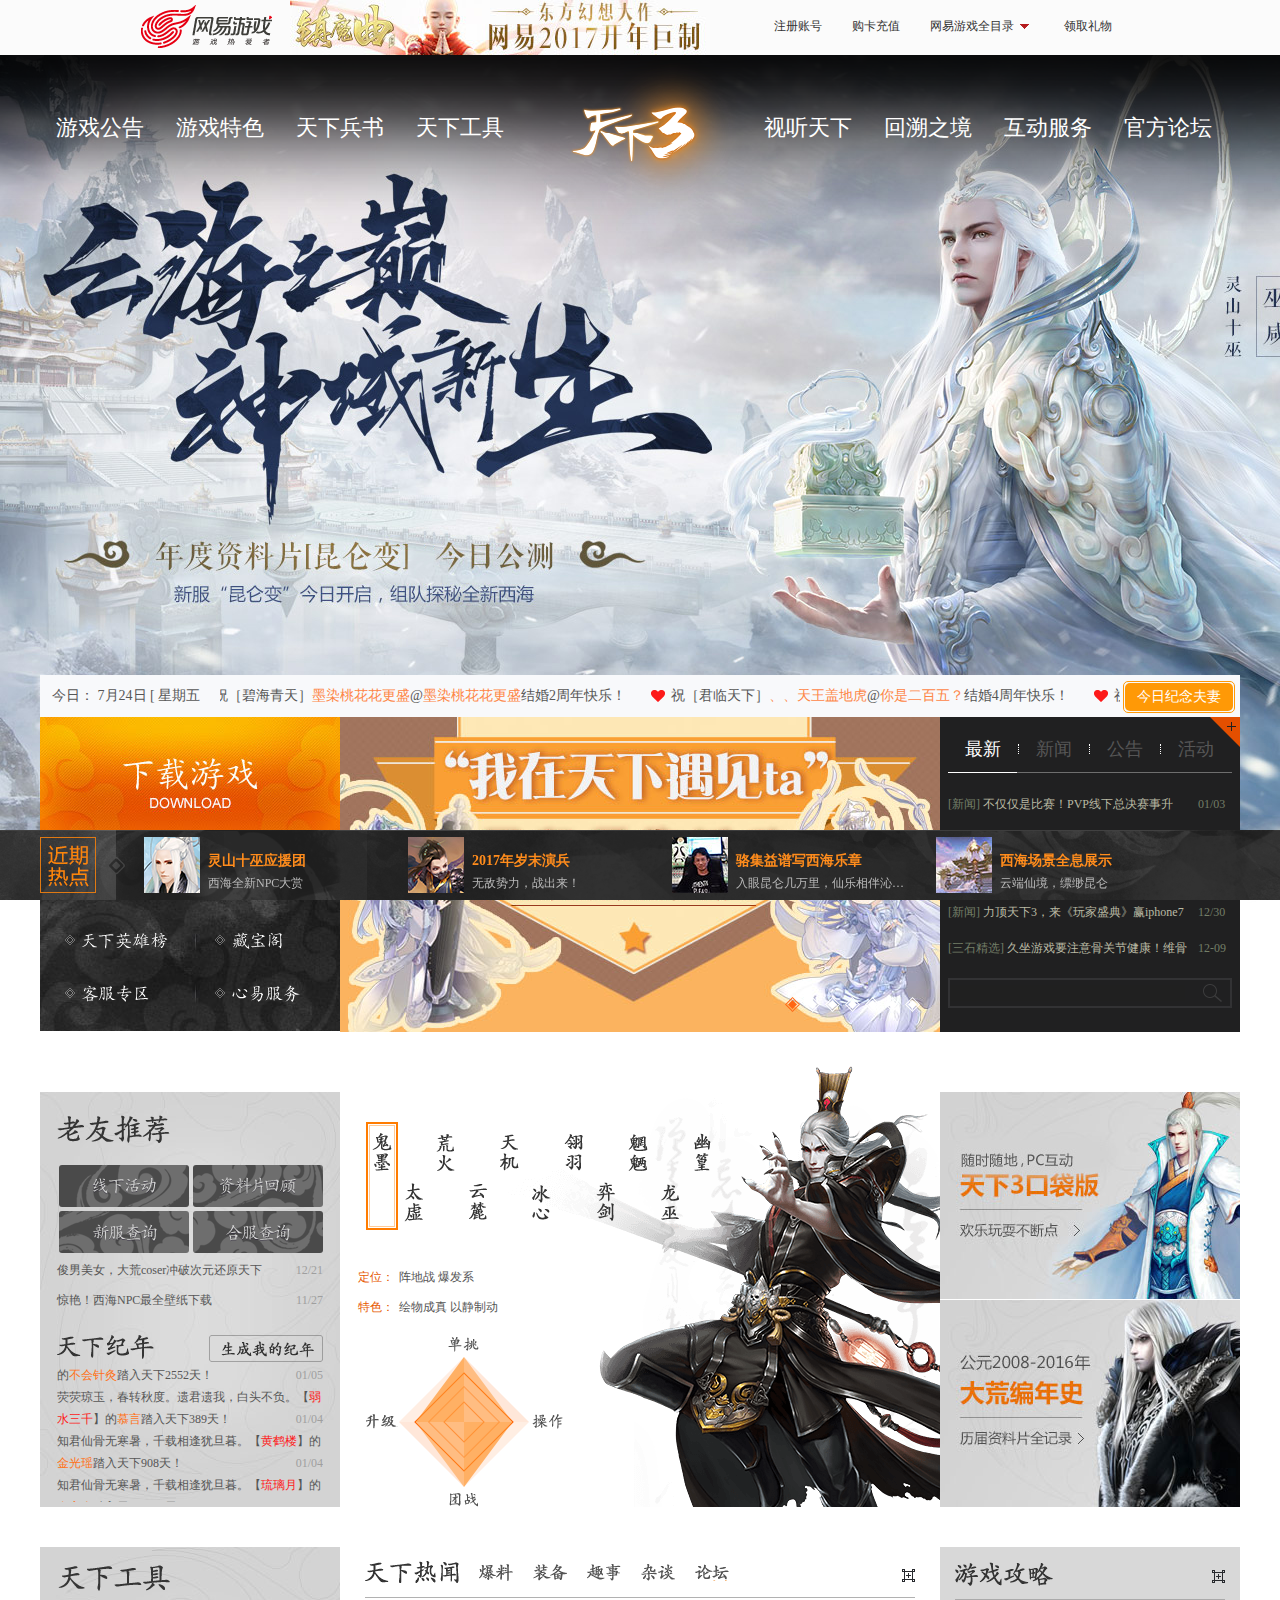
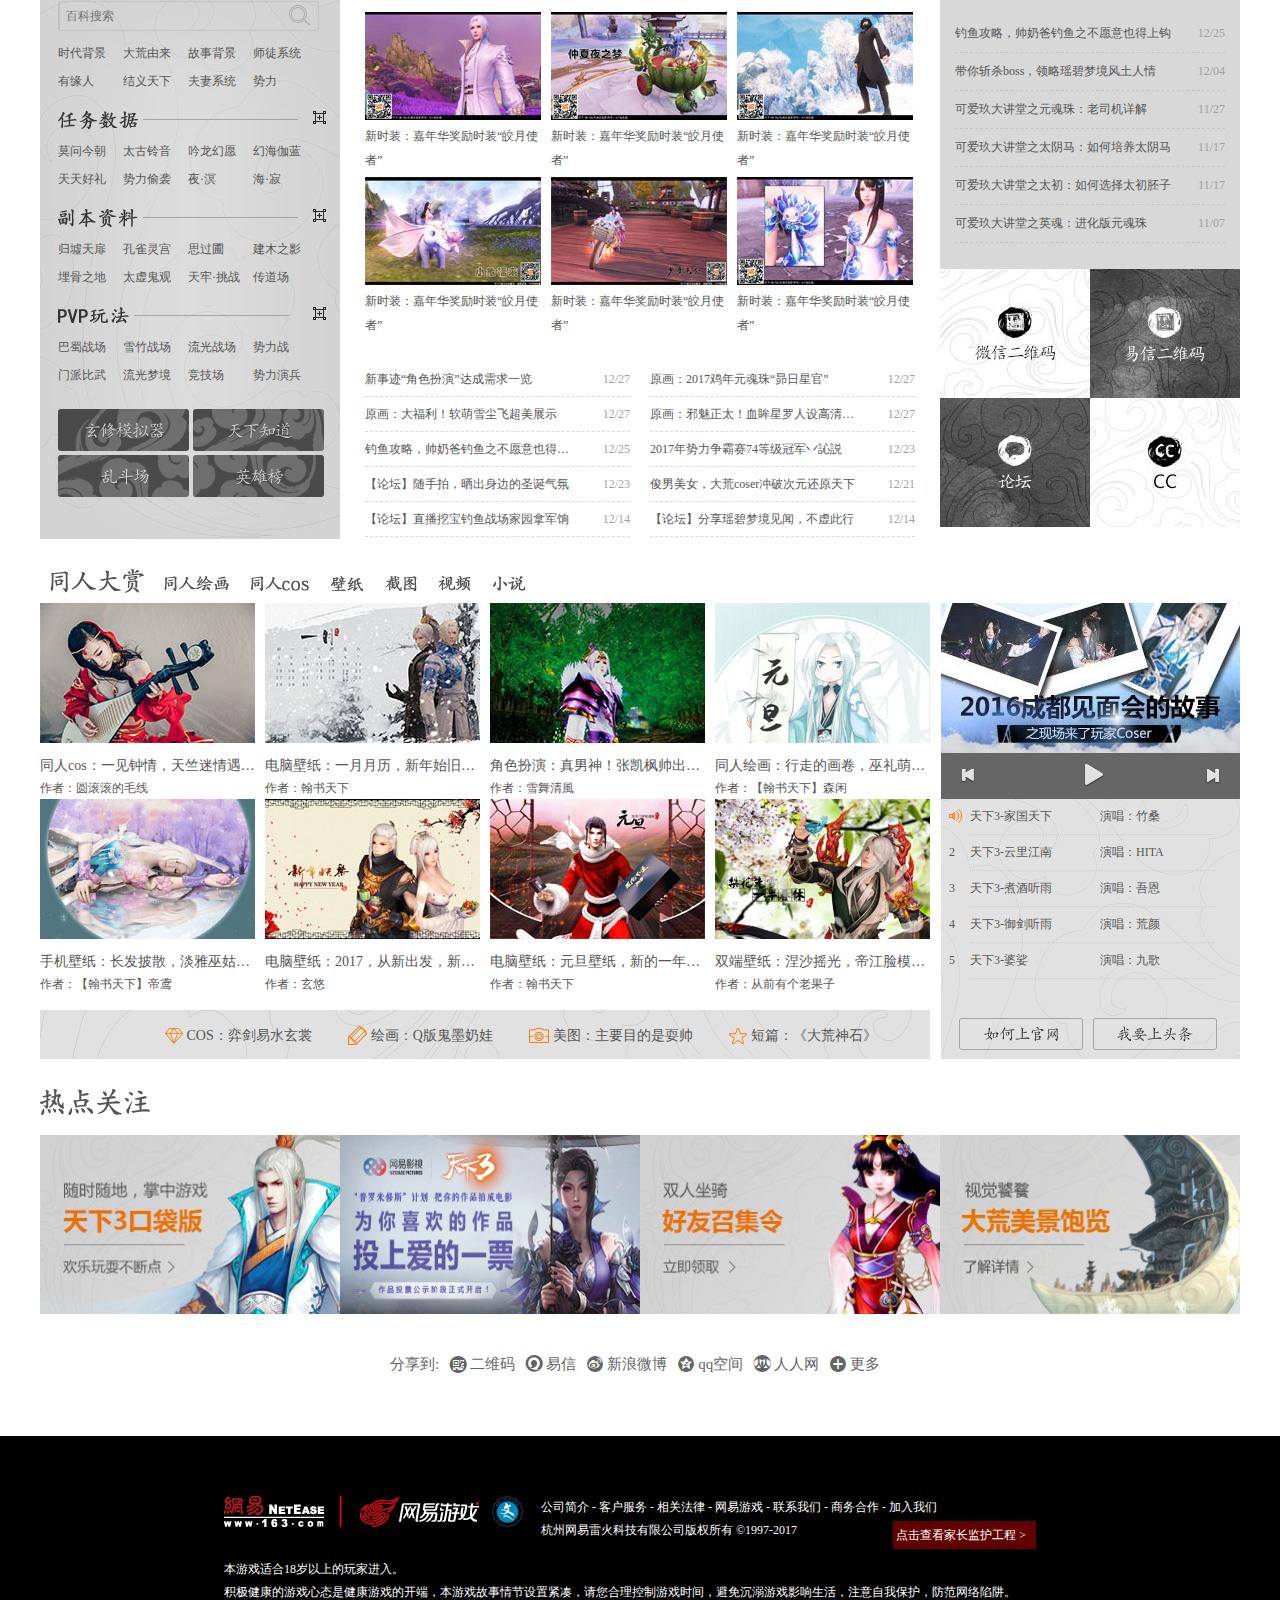
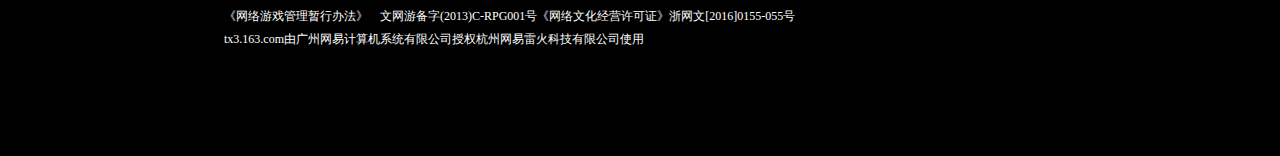
<file: tianxia/index.html>
<!DOCTYPE html>
<html lang="ch">
<head>
    <meta charset="UTF-8">
    <title></title>
    <link rel="stylesheet" href="css/base.css">
    <link rel="stylesheet" href="css/topNav.css">
    <link rel="stylesheet" href="css/index.css">
    <link rel="stylesheet" href="css/iconfont/iconfont.css">
    <link rel="shortcut icon" href="favicon.ico">
    <script type="text/javascript" src="js/base.js"></script>
    <script type="text/javascript" src="js/topNav.js"></script>
</head>
<body>

<!--顶部   by张囡 2017.1.5-->
<!--<div class="top">-->
    <!--<div class="top-w">-->
        <!--&lt;!&ndash;顶部左测logo&ndash;&gt;-->
        <!--<div class="top-left">-->
            <!--<a href="http://game.163.com/" target="_blank" class="top-logo">网易游戏</a>-->
        <!--</div>-->
        <!--&lt;!&ndash;顶部中间的img广告&ndash;&gt;-->
        <!--<div class="top-middle" id="top_middle_zn">-->
            <!--<div class="">-->
                <!--<img src="images/zn_top_left.jpg" alt="">-->
            <!--</div>-->
            <!--&lt;!&ndash;鼠标悬停显示的大广告&ndash;&gt;-->
            <!--<div class="top-middle-bottom">-->
                <!--<a href="http://game.163.com/?from=nietop" target="_blank">-->
                    <!--<img src="images/top-banner-big.jpg" alt="">-->
                <!--</a>-->
            <!--</div>-->
        <!--</div>-->
        <!--&lt;!&ndash;顶部右侧ul&ndash;&gt;-->
        <!--<div class="top-right">-->
            <!--&lt;!&ndash;注册登录&ndash;&gt;-->
            <!--<ul>-->
                <!--<li><a href="login.html" target="_blank">注册账号</a></li>-->
                <!--<li><a href="payGame.html" target="_blank">购卡充值</a></li>-->
            <!--</ul>-->
            <!--&lt;!&ndash;游戏全目录&ndash;&gt;-->
            <!--<div class="catalogue" id="cataloguegame">-->
                    <!--<span>-->
                        <!--网易游戏全目录-->
                        <!--&lt;!&ndash;三角&ndash;&gt;-->
                        <!--<i class="cataloguei">-->
                            <!--<s class="catalogues"></s>-->
                        <!--</i>-->
                    <!--</span>-->
                <!--&lt;!&ndash;鼠标悬停显示目录大盒子&ndash;&gt;-->
                <!--<div class="catalogue-box" id="cataloguegame-box">-->
                    <!--&lt;!&ndash;移动端&ndash;&gt;-->
                    <!--<div class="pcgame">-->
                        <!--<div class="pcgame-top">-->
                            <!--客户端游戏-->
                        <!--</div>-->
                        <!--<div class="pcgame-bottom" id="pcBo">-->
                            <!--<p>角色扮演</p>-->
                        <!--</div>-->
                    <!--</div>-->
                    <!--&lt;!&ndash;手机端&ndash;&gt;-->
                    <!--<div class="phonegame">-->
                        <!--<div class="phonegame-top">-->
                            <!--手机游戏-->
                        <!--</div>-->
                        <!--<div class="phonegame-left">-->
                            <!--<div class="phonegame-hot" id="phoneBo">-->
                                <!--<p>热门推荐</p>-->
                            <!--</div>-->
                            <!--<div class="phonegame-newone" id="po">-->
                                <!--<p>新品推荐</p>-->
                            <!--</div>-->
                            <!--<div class="phonegame-newtwo" id="potwo">-->

                            <!--</div>-->
                            <!--<div class="phonegame-newthree" id="pothree">-->

                            <!--</div>-->
                        <!--</div>-->
                        <!--<div class="more-game">-->
                            <!--<a href="http://game.163.com/" target="_blank">更多热门手游</a>-->
                        <!--</div>-->
                        <!--<div class="phonegame-right">-->

                        <!--</div>-->
                    <!--</div>-->
                    <!--&lt;!&ndash;游戏辅助&ndash;&gt;-->
                    <!--<div class="assistgame">-->
                        <!--<div class="assistgame-top">-->
                            <!--游戏辅助-->
                        <!--</div>-->
                        <!--<div class="assistgame-bottom" id="assbottom">-->

                        <!--</div>-->
                    <!--</div>-->
                <!--</div>-->
            <!--</div>-->
            <!--&lt;!&ndash;垂直无缝链接&ndash;&gt;-->
            <!--<div class="getgift" id="giftdiv">-->
                <!--<div id="lunbo">-->
                    <!--<a href="http://game.163.com/" target="_blank">领取礼物</a>-->
                    <!--<a href="http://www.kaola.com/activity/detail/11835.shtml?tag=7cc46fc8c91a33ec9-->
                          <!--aa62298347b4ede&__da_MmVZMh_zPJ3p1rAsE" target="_blank">游戏充值9.8折</a>-->
                <!--</div>-->
            <!--</div>-->

        <!--</div>-->
    <!--</div>-->
<!--</div>-->

<!--中间nav部分   by张囡 2017.1.5-->
<div class="main">
    <div class="nav">
        <ul class="nav-ul" id="navgameul">
            <a href="javascript:;" class="daythree">天下三</a>
        </ul>
    </div>

    <div class="geme-downloadWrap w">
        <!--留言板滚动  by曹雪 2017-1-8-->
        <!--滚动留言板部分-->
        <div class="message-board">
            <!--日期部分-->
            <div class="message-board-time">今日：
                <span class="solar" id="solar"></span>
                [
                <span class="lunar" id="lunar"></span>
                ]
            </div>
            <!--滚动条部分-->
            <div class="message-board-scroll">
                <ul class="scroll-left" id="scroll-left">
                    <li>
                        <div class="item_wrap">
                            <em></em><span>祝［碧海青天］<span class="name">墨染桃花花更盛</span>@<span class="name">墨染桃花花更盛</span>结婚2周年快乐！</span>
                        </div>
                    </li>
                    <li>
                        <div class="item_wrap">
                            <em></em><span>祝［君临天下］<span class="name">、、天王盖地虎</span>@<span class="name">你是二百五？</span>结婚4周年快乐！</span>
                        </div>
                    </li>
                    <li>
                        <div class="item_wrap">
                            <em></em><span>祝［云端仙境］<span class="name">西海龙王</span>@<span class="name">东土大唐||三藏</span>结婚5周年快乐！</span>
                        </div>
                    </li>
                    <li>
                        <div class="item_wrap">
                            <em></em><span>祝［东方明珠］<span class="name">落水无痕</span>@<span class="name">那年花开正好</span>结婚3周年快乐！</span>
                        </div>
                    </li>
                    <li>
                        <div class="item_wrap">
                            <em></em><span>祝［执子之手］<span class="name">东方彧卿</span>@<span class="name">落袋为安</span>结婚2周年快乐！</span>
                        </div>
                    </li>
                    <li>
                        <div class="item_wrap">
                            <em></em><span>祝［君临天下］<span class="name">逆市飘红</span>@<span class="name">何处尘埃</span>结婚3周年快乐！</span>
                        </div>
                    </li>
                    <li>
                        <div class="item_wrap">
                            <em></em><span>祝［蓝田日暖］<span class="name">曾经沧海难为水</span>@<span class="name">日照香炉生紫烟</span>结婚2周年快乐！</span>
                        </div>
                    </li>
                    <li>
                        <div class="item_wrap">
                            <em></em><span>祝［恶灵骑士］<span class="name">青青子衿</span>@<span class="name">悠悠我心</span>结婚2周年快乐！</span>
                        </div>
                    </li>
                </ul>
            </div>
            <!--纪念日部分-->
            <div class="message-board-mark">
                <div class="message-board-mark-big">
                    <div class="message-board-mark-small">
                        <a href="javascript:;">今日纪念夫妻</a>
                    </div>
                </div>
            </div>
        </div>
        <!--游戏下载部分-->
        <div class="geme-download">
            <!--左侧游戏下载登录部分  by张梦雅 2017-1-5-->
            <!--左侧游戏下载登录部分-->
            <div class="download-left fl">
                <div class="download-left-t">
                    <a href="#"> 下载</a>
                </div>
                <ul id="uu">
                    <li>
                        <a href="#" class="link">
                            <span>账号注册</span>
                            <span class="ahover"></span>
                        </a>
                    </li>
                    <li>
                        <a href="#" class="link">
                            <span>新手指南</span>
                            <span class="ahover"></span>
                        </a>
                    </li>
                    <li>
                        <a href="#" class="link">
                            <span>天下英雄榜</span>
                            <span class="ahover"></span>
                        </a>
                    </li>
                    <li>
                        <a href="#" class="link">
                            <span>藏宝阁</span>
                            <span class="ahover"></span>
                        </a>
                    </li>
                    <li>
                        <a href="#" class="link">
                            <span>客服专区</span>
                            <span class="ahover"></span>
                        </a>
                    </li>
                    <li>
                        <a href="#" class="link">
                            <span>心易服务</span>
                            <span class="ahover"></span>
                        </a>
                    </li>
                </ul>
            </div>
            <!--轮播图  by张梦雅 2017-1-5-->
            <!--中间轮播图部分-->
            <div class="download-center fl" id="download-center">
                <!--图片-->
                <div class="small-banners" id="sbanners">
                    <a class="current">
                        <img src="images/small-banner1.jpg" alt="">
                    </a>
                    <a href="">
                        <img src="images/small-banner2.jpg" alt="">
                    </a>
                    <a href="">
                        <img src="images/small-banner3.jpg" alt="">
                    </a>
                    <a href="">
                        <img src="images/small-banner4.jpg" alt="">
                    </a>
                    <a href="">
                        <img src="images/small-banner5.jpg" alt="">
                    </a>
                    <a href="">
                        <img src="images/small-banner6.jpg" alt="">
                    </a>
                    <a href="">
                        <img src="images/small-banner7.jpg" alt="">
                    </a>
                </div>
                <!--小按钮-->
                <div class="small-banners-btns" id="sbtns">
                    <a class="current">
                        <span></span>
                        <span class="ahover"></span>
                    </a>
                    <a>
                        <span></span>
                        <span class="ahover"></span>
                    </a>
                    <a>
                        <span></span>
                        <span class="ahover"></span>
                    </a>
                    <a>
                        <span></span>
                        <span class="ahover"></span>
                    </a>
                    <a>
                        <span></span>
                        <span class="ahover"></span>
                    </a>
                    <a>
                        <span></span>
                        <span class="ahover"></span>
                    </a>
                    <a>
                        <span></span>
                        <span class="ahover"></span>
                    </a>
                </div>
            </div>
            <!--右侧tab部分-->
            <div class="tab-right">
                <!--tab头*部部分-->
                <a href="http://tx3.163.com/news/" target="_blank" class="news-more">
                    <span>更多</span>
                </a>
                <div class="tab-right-hd" id="tab-right-hd">
                    <ul id="tab-right-hd-ul">
                        <li class="current">
                            <a href="javascript:;">最新</a>
                            <span></span>
                        </li>
                        <li>
                            <a href="javascript:;">新闻</a>
                            <span></span>
                        </li>
                        <li>
                            <a href="javascript:;">公告</a>
                            <span></span>
                        </li>
                        <li>
                            <a href="javascript:;">活动</a>
                        </li>
                    </ul>
                </div>
                <!--tab内容部分   by曹雪2016-1-8-->
                <div class="tab-right-bd" id="tab-right-bd">
                    <div class="tab-right-bd-mi">
                        <!--最新-->
                        <div class="current">
                            <ul>
                                <li>
                                    <a href="#"><i>[新闻] </i>不仅仅是比赛！PVP线下总决赛事升</a>
                                    <span>01/03</span>
                                </li>

                                <li>
                                    <a href="#"><i>[公告] </i>《天下3》更新公告(版本2.0.633)</a>
                                    <span>01/03</span>
                                </li>

                                <li>
                                    <a href="#"><i>[新闻] </i>《天下3》回忆征集活动：我在天下遇见</a>
                                    <span>01/03</span>
                                </li>

                                <li>
                                    <a href="#"><i>[新闻] </i>力顶天下3，来《玩家盛典》赢iphone7</a>
                                    <span>12/30</span>
                                </li>

                                <li>
                                    <a href="#"><i>[三石精选] </i>久坐游戏要注意骨关节健康！维骨</a>
                                    <span>12-09</span>
                                </li>

                            </ul>
                        </div>
                        <!--新闻-->
                        <div>
                            <div>
                                <ul>
                                    <li>
                                        <a href="#"><i>[新闻] </i>不仅仅是比赛！PVP线下总决赛事升</a>
                                        <span>01/03</span>
                                    </li>
                                    <li>
                                        <a href="#"><i>[新闻] </i>《天下3》回忆征集活动：我在天下遇见</a>
                                        <span>01/03</span>
                                    </li>
                                    <li>
                                        <a href="#"><i>[新闻] </i>力顶天下3，来《玩家盛典》赢iphone7</a>
                                        <span>12/30</span>
                                    </li>
                                    <li>
                                        <a href="#"><i>[新闻]</i>奇遇俱乐部今日开测！你收到激活码了</a>
                                        <span>12/29</span>
                                    </li>
                                    <li>
                                        <a href="#"><i>[新闻] </i>缤纷新品3重惠，新年红包大派送</a>
                                        <span>12-27</span>
                                    </li>
                                </ul>
                            </div>
                        </div>
                        <!--公告-->
                        <div>
                            <ul>
                                <li>
                                    <a href="#"><i>[公告] </i>《天下3》更新公告(版本2.0.633)</a>
                                    <span>01/03</span>
                                </li>
                                <li>
                                    <a href="#"><i>[公告] </i>《天下3》更新公告(版本2.0.632)</a>
                                    <span>12/27</span>
                                </li>
                                <li>
                                    <a href="#"><i>[公告] </i>《天下3》12月28日更新预告</a>
                                    <span>12/26</span>
                                </li>
                                <li>
                                    <a href="#"><i>[公告]</i>《天下3》更新公告(版本2.0.631)</a>
                                    <span>12/20</span>
                                </li>
                                <li>
                                    <a href="#"><i>[公告] </i>天下一统区增开新服：飞鸿踏雪</a>
                                    <span>12/20</span>
                                </li>
                            </ul>
                        </div>
                        <!--活动-->
                        <div>
                            <ul>
                                <li>
                                    <a href="#"><i>[活动] </i>盛世天下情！《天下3》国庆活动集锦</a>
                                    <span>09/29</span>
                                </li>
                                <li>
                                    <a href="#"><i>[活动] </i>中秋团圆，聚在义起</a>
                                    <span>09/13</span>
                                </li>
                                <li>
                                    <a href="#"><i>[活动] </i>燃情奥运 躁动一夏 奥运特别活动</a>
                                    <span>08/08</span>
                                </li>
                                <li>
                                    <a href="#"><i>[活动]</i>《天下3》2016七夕活动现已开启！</a>
                                    <span>08/05</span>
                                </li>
                                <li>
                                    <a href="#"><i>[活动] </i>致我们永不落幕的青春 上海见面会</a>
                                    <span>07/07</span>
                                </li>
                            </ul>
                        </div>
                    </div>
                </div>
                <!--tab搜索框部分-->
                <div class="tab-right-search">
                    <input type="text" class="tab-search-txt" id="tab-search-txt">
                    <input type="button" class="tab-search-btn" id="tab-search-btn">
                </div>
            </div>
        </div>
    </div>

</div>

<!--老友推荐   by卢盼 2017.1.5-->
<div class="oldPal w">
    <!--老友推荐左侧-->
    <div class="recommend">
        <!--上部分-老友推荐-->
        <div class="recom-top">
            <h2>老友推荐</h2>
            <ul class="search-btn clearfix">
                <li class="search-btn1"><a href="javascript:;"><span>线下活动</span></a></li>
                <li class="search-btn2"><a href="javascript:;"><span>资料片回顾</span></a></li>
                <li class="search-btn3"><a href="javascript:;"><span>新服查询</span></a></li>
                <li class="search-btn4"><a href="javascript:;"><span>合服查询</span></a></li>
            </ul>
            <ul class="new-info">
                <li>
                    <a href="javascript:;">
                        俊男美女，大荒coser冲破次元还原天下
                    </a>
                    <span>12/21</span>
                </li>
                <li>
                    <a href="javascript:;">
                        惊艳！西海NPC最全壁纸下载
                    </a>
                    <span>11/27</span>
                </li>
            </ul>
        </div>
        <!--下部分-天下纪年-->
        <div class="recom-annals">
            <div class="title clearfix">
                <h3>天下纪年</h3>
                <a href="javascript:;" class="cre-ann">生成我的纪年</a>
            </div>
            <div class="ann-info" id="ann-info">
            </div>
        </div>
    </div>
    <!--老友推荐中部 人物技能-->
    <div class="jobsWrap">
        <div class="jobs">
            <!--技能按钮-->
            <div class="jobs-btn" id="jobs-btn">
                <ul>
                    <li class="jobs-btn1 bg-top"><a href="javascript:;"><span class="ahover"></span></a></li>
                    <li class="jobs-btn2 bg-down"><a href="javascript:;"><span class="ahover"></span></a></li>
                    <li class="jobs-btn3 bg-top"><a href="javascript:;"><span class="ahover"></span></a></li>
                    <li class="jobs-btn4 bg-down"><a href="javascript:;"><span class="ahover"></span></a></li>
                    <li class="jobs-btn5 bg-top"><a href="javascript:;"><span class="ahover"></span></a></li>
                    <li class="jobs-btn6 bg-down"><a href="javascript:;"><span class="ahover"></span></a></li>
                    <li class="jobs-btn7 bg-top"><a href="javascript:;"><span class="ahover"></span></a></li>
                    <li class="jobs-btn8 bg-down"><a href="javascript:;"><span class="ahover"></span></a></li>
                    <li class="jobs-btn9 bg-top"><a href="javascript:;"><span class="ahover"></span></a></li>
                    <li class="jobs-btn10 bg-down"><a href="javascript:;"><span class="ahover"></span></a></li>
                    <li class="jobs-btn11 bg-top"><a href="javascript:;"><span class="ahover"></span></a></li>
                </ul>
            </div>
            <!--人物详情-->
            <div class="jobs-tabcon" id="jobs-tabcon">
                <div class="jobs-con jobs-con1">
                    <!--描述-->
                    <div class="desc">
                        <p><span>定位：</span>阵地战 爆发系</p>
                        <p><span>特色：</span>绘物成真 以静制动</p>
                    </div>
                    <!--武力值表格-->
                    <i class="form"></i>
                    <!--人物形象-->
                    <i class="figure"></i>
                </div>
                <div class="jobs-con jobs-con2">
                    <!--描述-->
                    <div class="desc">
                        <p><span>定位：</span>远程 控制 召唤</p>
                        <p><span>特色：</span>召唤灵兽 全面控场</p>
                    </div>
                    <!--武力值表格-->
                    <i class="form"></i>
                    <!--人物形象-->
                    <i class="figure"></i>
                </div>
                <div class="jobs-con jobs-con3">
                    <!--描述-->
                    <div class="desc">
                        <p><span>定位：</span>近攻 瞬发 狂战</p>
                        <p><span>特色：</span>爆发力强 杀戮狂人</p>
                    </div>
                    <!--武力值表格-->
                    <i class="form"></i>
                    <!--人物形象-->
                    <i class="figure"></i>
                </div>
                <div class="jobs-con jobs-con4">
                    <!--描述-->
                    <div class="desc">
                        <p><span>定位：</span>远程 法师 高攻</p>
                        <p><span>特色：</span>法系输出 腾云飞行</p>
                    </div>
                    <!--武力值表格-->
                    <i class="form"></i>
                    <!--人物形象-->
                    <i class="figure"></i>
                </div>
                <div class="jobs-con jobs-con5">
                    <!--描述-->
                    <div class="desc">
                        <p><span>定位：</span>防御 坦克 团队</p>
                        <p><span>特色：</span>防御强悍 团队领导</p>
                    </div>
                    <!--武力值表格-->
                    <i class="form"></i>
                    <!--人物形象-->
                    <i class="figure"></i>
                </div>
                <div class="jobs-con jobs-con6">
                    <!--描述-->
                    <div class="desc">
                        <p><span>定位：</span>治疗 毒医 辅助</p>
                        <p><span>特色：</span>团体治疗 用毒高手</p>
                    </div>
                    <!--武力值表格-->
                    <i class="form"></i>
                    <!--人物形象-->
                    <i class="figure"></i>
                </div>
                <div class="jobs-con jobs-con7">
                    <!--描述-->
                    <div class="desc">
                        <p><span>定位：</span>远程 偷袭 速度</p>
                        <p><span>特色：</span>超远射程 释放陷阱</p>
                    </div>
                    <!--武力值表格-->
                    <i class="form"></i>
                    <!--人物形象-->
                    <i class="figure"></i>
                </div>
                <div class="jobs-con jobs-con8">
                    <!--描述-->
                    <div class="desc">
                        <p><span>定位：</span>全能 回蓝 御剑</p>
                        <p><span>特色：</span>生存力强 物法双修</p>
                    </div>
                    <!--武力值表格-->
                    <i class="form"></i>
                    <!--人物形象-->
                    <i class="figure"></i>
                </div>
                <div class="jobs-con jobs-con9">
                    <!--描述-->
                    <div class="desc">
                        <p><span>定位：</span>刺杀 隐遁 爆击</p>
                        <p><span>特色：</span>隐身能力 神秘偷袭</p>
                    </div>
                    <!--武力值表格-->
                    <i class="form"></i>
                    <!--人物形象-->
                    <i class="figure"></i>
                </div>
                <div class="jobs-con jobs-con10">
                    <!--描述-->
                    <div class="desc">
                        <p><span>定位：</span>变身 冲刺 强控</p>
                        <p><span>特色：</span>攻防兼备 控制干扰</p>
                    </div>
                    <!--武力值表格-->
                    <i class="form"></i>
                    <!--人物形象-->
                    <i class="figure"></i>
                </div>
                <div class="jobs-con jobs-con11">
                    <!--描述-->
                    <div class="desc">
                        <p><span>定位：</span>阵地战 爆发系</p>
                        <p><span>特色：</span>绘物成真 以静制动</p>
                    </div>
                    <!--武力值表格-->
                    <i class="form"></i>
                    <!--人物形象-->
                    <i class="figure"></i>
                </div>
            </div>
        </div>
    </div>

    <!--老友推荐右侧 资料-->
    <div class="material" id="material">
        <div class="app-down">
            <a href="javascript:;">
                <img src="images/jobs-app-down.jpeg" alt="">
            </a>
        </div>
        <div class="datum">
            <a href="javascript:;">
                <img src="images/jobs-datum.jpeg" alt="">
            </a>
        </div>
    </div>
</div>

<!--天下工具部分 by孙美红 2017-1-5-->
<div class="tools">
    <div class="w">
        <div class="tools-left">
            <div class="tools-left-content">
                <h3 class="tools-left-title">
                    天下工具
                </h3>
                <div class="tools-left-search">
                    <input type="text" placeholder="百科搜索" class="search-txt"/>
                    <input type="button" class="search-btn"/>
                </div>
                <div class="tools-left-keywords clearfix">
                    <ul>
                        <li><a href="#">时代背景</a></li>
                        <li><a href="#">大荒由来</a></li>
                        <li><a href="#">故事背景</a></li>
                        <li><a href="#">师徒系统</a></li>
                        <li><a href="#">有缘人</a></li>
                        <li><a href="#">结义天下</a></li>
                        <li><a href="#">夫妻系统</a></li>
                        <li><a href="#">势力</a></li>
                    </ul>
                </div>
                <div class="sub-title">
                    <h4 class="sub-title-renwu">任务数据</h4>
                    <i class="line"></i>
                    <a href="#" class="more"></a>
                </div>
                <div class="tools-left-keywords clearfix">
                    <ul>
                        <li><a href="#">莫问今朝</a></li>
                        <li><a href="#">太古铃音</a></li>
                        <li><a href="#">吟龙幻愿</a></li>
                        <li><a href="#">幻海伽蓝</a></li>
                        <li><a href="#">天天好礼</a></li>
                        <li><a href="#">势力偷袭</a></li>
                        <li><a href="#">夜·溟</a></li>
                        <li><a href="#">海·寂</a></li>
                    </ul>
                </div>
                <div class="sub-title">
                    <h4 class="sub-title-fuben">副本资料</h4>
                    <i class="line"></i>
                    <a href="#" class="more"></a>
                </div>
                <div class="tools-left-keywords clearfix">
                    <ul>
                        <li><a href="#">归墟天扉</a></li>
                        <li><a href="#">孔雀灵宫</a></li>
                        <li><a href="#">思过圃</a></li>
                        <li><a href="#">建木之影</a></li>
                        <li><a href="#">埋骨之地</a></li>
                        <li><a href="#">太虚鬼观</a></li>
                        <li><a href="#">天牢·挑战</a></li>
                        <li><a href="#">传道场 </a></li>
                    </ul>
                </div>
                <div class="sub-title">
                    <h4 class="sub-title-pvp">PVP玩法</h4>
                    <i class="line"></i>
                    <a href="#" class="more"></a>
                </div>
                <div class="tools-left-keywords clearfix">
                    <ul>
                        <li><a href="#">巴蜀战场</a></li>
                        <li><a href="#">雪竹战场</a></li>
                        <li><a href="#">流光战场</a></li>
                        <li><a href="#">势力战</a></li>
                        <li><a href="#">门派比武</a></li>
                        <li><a href="#">流光梦境</a></li>
                        <li><a href="#">竞技场</a></li>
                        <li><a href="#">势力演兵 </a></li>
                    </ul>
                </div>

                <div class="tools-left-btnlist">
                    <ul>
                        <li><a href="#" class="btn1"><span>玄修模拟器</span></a></li>
                        <li><a href="#" class="btn2"><span>天下知道</span></a></li>
                        <li><a href="#" class="btn3"><span>乱斗场</span></a></li>
                        <li><a href="#" class="btn4"><span>英雄榜</span></a></li>
                    </ul>
                </div>
            </div>
        </div>
        <div class="tools-middle">
            <div class="tools-mid-title">
                <h4>天下热文</h4>
                <div class="hot-keyword">
                    <a href="#" class="btn btn1"><span>爆料</span></a>
                    <a href="#" class="btn btn2"><span>装备</span></a>
                    <a href="#" class="btn btn3"><span>趣事</span></a>
                    <a href="#" class="btn btn4"><span>杂谈</span></a>
                    <a href="#" class="btn btn5"><span>论坛</span></a>
                </div>
                <a href="#" class="more"></a>
            </div>
            <div class="tools-mid-imglist clearfix">
                <ul>
                    <li>
                        <a href="#"><img src="images/tools-img-1.jpg" alt=""></a>
                        <p>
                            新时装：嘉年华奖励时装“皎月使者”
                        </p>
                    </li>
                    <li>
                        <a href="#"><img src="images/tools-img-2.jpg" alt=""></a>
                        <p>
                            新时装：嘉年华奖励时装“皎月使者”
                        </p>
                    </li>
                    <li>
                        <a href="#"><img src="images/tools-img-3.jpg" alt=""></a>
                        <p>
                            新时装：嘉年华奖励时装“皎月使者”
                        </p>
                    </li>
                    <li>
                        <a href="#"><img src="images/tools-img-4.jpg" alt=""></a>
                        <p>
                            新时装：嘉年华奖励时装“皎月使者”
                        </p>
                    </li>
                    <li>
                        <a href="#"><img src="images/tools-img-5.jpg" alt=""></a>
                        <p>
                            新时装：嘉年华奖励时装“皎月使者”
                        </p>
                    </li>
                    <li>
                        <a href="#"><img src="images/tools-img-6.jpg" alt=""></a>
                        <p>
                            新时装：嘉年华奖励时装“皎月使者”
                        </p>
                    </li>
                </ul>

            </div>
            <div class="tools-mid-infolist">
                <ul>
                    <li><a href="#">新事迹“角色扮演”达成需求一览</a><span>12/27</span></li>
                    <li><a href="#">原画：2017鸡年元魂珠“昴日星官”</a><span>12/27</span></li>
                    <li><a href="#">原画：大福利！软萌雪尘飞超美展示</a><span>12/27</span></li>
                    <li><a href="#">原画：邪魅正太！血眸星罗人设高清大图</a><span>12/27</span></li>
                    <li><a href="#">钓鱼攻略，帅奶爸钓鱼之不愿意也得上钩</a><span>12/25</span></li>
                    <li><a href="#">2017年势力争霸赛74等级冠军丷訫説</a><span>12/23</span></li>
                    <li><a href="#">【论坛】随手拍，晒出身边的圣诞气氛</a><span>12/23</span></li>
                    <li><a href="#">俊男美女，大荒coser冲破次元还原天下</a><span>12/21</span></li>
                    <li><a href="#">【论坛】直播挖宝钓鱼战场家园拿军饷</a><span>12/14</span></li>
                    <li><a href="#">【论坛】分享瑶碧梦境见闻，不虚此行</a><span>12/14</span></li>
                </ul>
            </div>
        </div>
        <div class="tools-right">
            <div class="tools-right-top">
                <div class="tools-right-title">
                    <h3>游戏攻略</h3>
                    <a href="#" class="more"></a>
                </div>
                <div class="tools-right-list">
                    <ul>
                        <li><a href="#">钓鱼攻略，帅奶爸钓鱼之不愿意也得上钩 </a><span>12/25</span></li>
                        <li><a href="#">带你斩杀boss，领略瑶碧梦境风土人情 </a><span>12/04</span></li>
                        <li><a href="#">可爱玖大讲堂之元魂珠：老司机详解 </a><span>11/27</span></li>
                        <li><a href="#">可爱玖大讲堂之太阴马：如何培养太阴马 </a><span>11/17</span></li>
                        <li><a href="#">可爱玖大讲堂之太初：如何选择太初胚子 </a><span>11/17</span></li>
                        <li><a href="#">可爱玖大讲堂之英魂：进化版元魂珠 </a><span>11/07</span></li>
                    </ul>
                </div>
            </div>

            <div class="tools-right-bottom">
                <ul>
                    <li class="btn1" id="toolsRightBtn1"><a href="javascript:void(0);"
                                                            id="toolsRightBtn1Hover"><span></span></a></li>
                    <li class="btn2" id="toolsRightBtn2"><a href="javascript:void(0);"
                                                            id="toolsRightBtn2Hover"><span></span></a></li>
                    <li class="btn3"><a href="#"></a></li>
                    <li class="btn4"><a href="#"></a></li>
                </ul>
            </div>
        </div>
    </div>
</div>

<!--同人大赏 by吴昊喆 2017-1-5-->
<div class="enjoy">
    <div class="w">
        <div class="enjoy-header">
            <h3>同人大赏</h3>
            <div class="enjoy-header-nav">
                <a href="javascript:void(0);" class="enjoy-header-btn1" id="enjoy-header-btn1"></a>
                <a href="javascript:void(0);" class="enjoy-header-btn2" id="enjoy-header-btn2"></a>
                <a href="javascript:void(0);" class="enjoy-header-btn3" id="enjoy-header-btn3"></a>
                <a href="javascript:void(0);" class="enjoy-header-btn4" id="enjoy-header-btn4"></a>
                <a href="javascript:void(0);" class="enjoy-header-btn5" id="enjoy-header-btn5"></a>
                <a href="javascript:void(0);" class="enjoy-header-btn6" id="enjoy-header-btn6"></a>
            </div>
        </div>
        <div class="enjoy-main">
            <div class="enjoy-main-left">
                <ul class="enjoy-main-left-content" id="enjoy-main-left-content">
                    <li>
                        <a href="javascript:void(0);">
                            <span><img src="images/enjoy_img1.jpg" alt=""/></span>
                            <p class="enjoy-main-left-content-title">同人cos：一见钟情，天竺迷情遇上敦煌</p>
                            <p class="enjoy-main-left-content-writer">作者：圆滚滚的毛线</p>
                        </a>
                    </li>
                    <li>
                        <a href="javascript:void(0);">
                            <span><img src="images/enjoy_img2.jpg" alt=""/></span>
                            <p class="enjoy-main-left-content-title">电脑壁纸：一月月历，新年始旧貌换新颜</p>
                            <p class="enjoy-main-left-content-writer">作者：翰书天下</p>
                        </a>
                    </li>
                    <li>
                        <a href="javascript:void(0);">
                            <span><img src="images/enjoy_img3.jpg" alt=""/></span>
                            <p class="enjoy-main-left-content-title">角色扮演：真男神！张凯枫帅出新高度</p>
                            <p class="enjoy-main-left-content-writer">作者：雪舞清風</p>
                        </a>
                    </li>
                    <li>
                        <a href="javascript:void(0);">
                            <span><img src="images/enjoy_img4.jpg" alt=""/></span>
                            <p class="enjoy-main-left-content-title">同人绘画：行走的画卷，巫礼萌萌哒</p>
                            <p class="enjoy-main-left-content-writer">作者：【翰书天下】森闲</p>
                        </a>
                    </li>
                    <li>
                        <a href="javascript:void(0);">
                            <span><img src="images/enjoy_img5.jpg" alt=""/></span>
                            <p class="enjoy-main-left-content-title">手机壁纸：长发披散，淡雅巫姑惹人爱</p>
                            <p class="enjoy-main-left-content-writer">作者：【翰书天下】帝鸢</p>
                        </a>
                    </li>
                    <li>
                        <a href="javascript:void(0);">
                            <span><img src="images/enjoy_img6.jpg" alt=""/></span>
                            <p class="enjoy-main-left-content-title">电脑壁纸：2017，从新出发，新年快乐</p>
                            <p class="enjoy-main-left-content-writer">作者：玄悠</p>
                        </a>
                    </li>
                    <li>
                        <a href="javascript:void(0);">
                            <span><img src="images/enjoy_img7.jpg" alt=""/></span>
                            <p class="enjoy-main-left-content-title">电脑壁纸：元旦壁纸，新的一年红红火火</p>
                            <p class="enjoy-main-left-content-writer">作者：翰书天下</p>
                        </a>
                    </li>
                    <li>
                        <a href="javascript:void(0);">
                            <span><img src="images/enjoy_img8.jpg" alt=""/></span>
                            <p class="enjoy-main-left-content-title">双端壁纸：涅沙摇光，帝江脸模？？？</p>
                            <p class="enjoy-main-left-content-writer">作者：从前有个老果子</p>
                        </a>
                    </li>
                </ul>
                <div class="enjoy-main-left-recommend">
                    <h4>本月推荐</h4>
                    <a href="javascript:void(0);">
                        <img src="images/enjoy_icon1.png" alt="">
                        <span>COS：弈剑易水玄裳</span>
                    </a>
                    <a href="javascript:void(0);">
                        <img src="images/enjoy_icon2.png" alt="">
                        <span>绘画：Q版鬼墨奶娃</span>
                    </a>
                    <a href="javascript:void(0);">
                        <img src="images/enjoy_icon3.png" alt="">
                        <span>美图：主要目的是耍帅</span>
                    </a>
                    <a href="javascript:void(0);">
                        <img src="images/enjoy_icon4.png" alt="">
                        <span>短篇：《大荒神石》</span>
                    </a>
                </div>
            </div>
            <div class="enjoy-main-right">
                <div class="enjoy-main-right-banner">
                    <div class="enjoy-main-right-banner-pic">
                        <a href="javascript:void(0);"><img src="images/enjoy_banner.jpg" alt=""></a>
                    </div>
                    <div class="enjoy-main-right-banner-radio">
                        <a href="javascript:void(0);"><span class="radio-left" id="radio-left"></span></a>
                        <a href="javascript:void(0);"><span class="radio-play" id="radio-play"></span></a>
                        <a href="javascript:void(0);"><span class="radio-right" id="radio-right"></span></a>
                    </div>
                </div>
                <div class="enjoy-main-right-songs">
                    <ul class="enjoy-main-right-songs-list" id="songs-list">
                        <li>
                            <a href="javascript:void(0);">
                                <i class="hide">1</i>
                                <em></em>
                                <p>天下3-家国天下　　　　演唱：竹桑</p>
                            </a>
                        </li>
                        <li>
                            <a href="javascript:void(0);">
                                <i>2</i>
                                <em class="hide"></em>
                                <p>天下3-云里江南　　　　演唱：HITA</p>
                            </a>
                        </li>
                        <li>
                            <a href="javascript:void(0);">
                                <i>3</i>
                                <em class="hide"></em>
                                <p>天下3-煮酒听雨　　　　演唱：吾恩</p>
                            </a>
                        </li>
                        <li>
                            <a href="javascript:void(0);">
                                <i>4</i>
                                <em class="hide"></em>
                                <p>天下3-御剑听雨　　　　演唱：荒颜</p>
                            </a>
                        </li>
                        <li>
                            <a href="javascript:void(0);">
                                <i>5</i>
                                <em class="hide"></em>
                                <p>天下3-婆娑　　　　　　演唱：九歌</p>
                            </a>
                        </li>
                    </ul>
                    <div class="enjoy-main-right-songs-btn">
                        <a href="javascript:void(0);" class="songs-btn-left">如何上官网</a>
                        <a href="javascript:void(0);" class="songs-btn-right">我要上头条</a>
                    </div>
                </div>
            </div>
        </div>


    </div>
</div>

<!--热点关注   by卢盼 2017.1.7-->
<div class="hotAtt w">
    <!--标题-->
    <div class="title">
        <h2>热点关注</h2>
    </div>
    <!--图片部分-->
    <div class="hot-info" id="hot-info">
        <ul class="clearfix">
            <li><a href="javascript:;"><img src="images/hot-img1.jpeg" alt=""></a></li>
            <li><a href="javascript:;"><img src="images/hot-img2.jpeg" alt=""></a></li>
            <li><a href="javascript:;"><img src="images/hot-img3.jpeg" alt=""></a></li>
            <li><a href="javascript:;"><img src="images/hot-img4.jpeg" alt=""></a></li>
        </ul>
    </div>
    <div class="hot-share clearfix">
        <span>分享到:</span>
        <ul class="hot-share-single clearfix">
            <li><a href="javascript:;" class="iconfont icon-erweima">二维码</a></li>
            <li><a href="javascript:;" class="iconfont icon-yixin">易信</a></li>
            <li><a href="javascript:;" class="iconfont icon-xinlang">新浪微博</a></li>
            <li><a href="javascript:;" class="iconfont icon-qqkongjian">qq空间</a></li>
            <li><a href="javascript:;" class="iconfont icon-renren">人人网</a></li>
            <li><a href="javascript:;" class="iconfont icon-icontianjia01" id="shareMore">更多</a></li>
        </ul>
        <div class="hot-share-more" id="hot-share-more">
            <ul>
                <li>
                    <a href="javascript:;" class="tx">腾讯微博</a>
                </li>
                <li>
                    <a href="javascript:;" class="qq">QQ好友</a>
                </li>
                <li>
                    <a href="javascript:;" class="db">豆瓣</a>
                </li>
                <li>
                    <a href="javascript:;" class="bd">百度贴吧</a>
                </li>
            </ul>
        </div>
    </div>

</div>

<!--页脚   by卢盼 2017.1.8-->
<div class="footerWrap">
    <div class="footer">
        <span class="footer-logo">
            <a href="javascript:;" class="netease"></a>
            <a href="javascript:;" class="nie"></a>
            <a href="javascript:;" class="wen"></a>
        </span>
        <span class="footer-frindLink">
            <a href="javascript:;">公司简介</a><i> - </i>
            <a href="javascript:;">客户服务</a><i> - </i>
            <a href="javascript:;">相关法律</a><i> - </i>
            <a href="javascript:;">网易游戏</a><i> - </i>
            <a href="javascript:;">联系我们</a><i> - </i>
            <a href="javascript:;">商务合作</a><i> - </i>
            <a href="javascript:;">加入我们</a>
            <br>
            <span class="footer-copyright">杭州网易雷火科技有限公司版权所有 ©1997-2017</span>
        </span>
        <a href="javascript:;" class="footer-tutelage">点击查看家长监护工程 ></a>
        <br/>
        <div class="footer-explain">
            <span>
            本游戏适合18岁以上的玩家进入。<br/>
            积极健康的游戏心态是健康游戏的开端，本游戏故事情节设置紧凑，请您合理控制游戏时间，避免沉溺游戏影响生活，注意自我保护，防范网络陷阱。<br/>
            <a href="javascript:;">《网络游戏管理暂行办法》</a>　文网游备字(2013)C-RPG001号《网络文化经营许可证》浙网文[2016]0155-055号<br/>
            tx3.163.com由广州网易计算机系统有限公司授权杭州网易雷火科技有限公司使用<br/>
            </span>
        </div>
    </div>
</div>

<!--近期热点  by卢盼 2017.1.8-->
<div class="jqrd">
    <div class="jqrdMid w">
        <a href="javascript:;" class="jqrd-img1">
            <img src="images/jqrd-img1.png" alt="">
            <h6>灵山十巫应援团</h6>
            <p>西海全新NPC大赏</p>
        </a>
        <a href="javascript:;">
            <img src="images/jqrd-img2.jpg" alt="">
            <h6>2017年岁末演兵</h6>
            <p>无敌势力，战出来！</p>
        </a>
        <a href="javascript:;">
            <img src="images/jqrd-img3.jpg" alt="">
            <h6>骆集益谱写西海乐章</h6>
            <p>入眼昆仑几万里，仙乐相伴沁人心兽</p>
        </a>
        <a href="javascript:;">
            <img src="images/jqrd-img4.jpg" alt="">
            <h6>西海场景全息展示</h6>
            <p>云端仙境，缥缈昆仑</p>
        </a>
    </div>
</div>

</body>
<script type="text/javascript" src="js/index.js"></script>
</html>
</file>
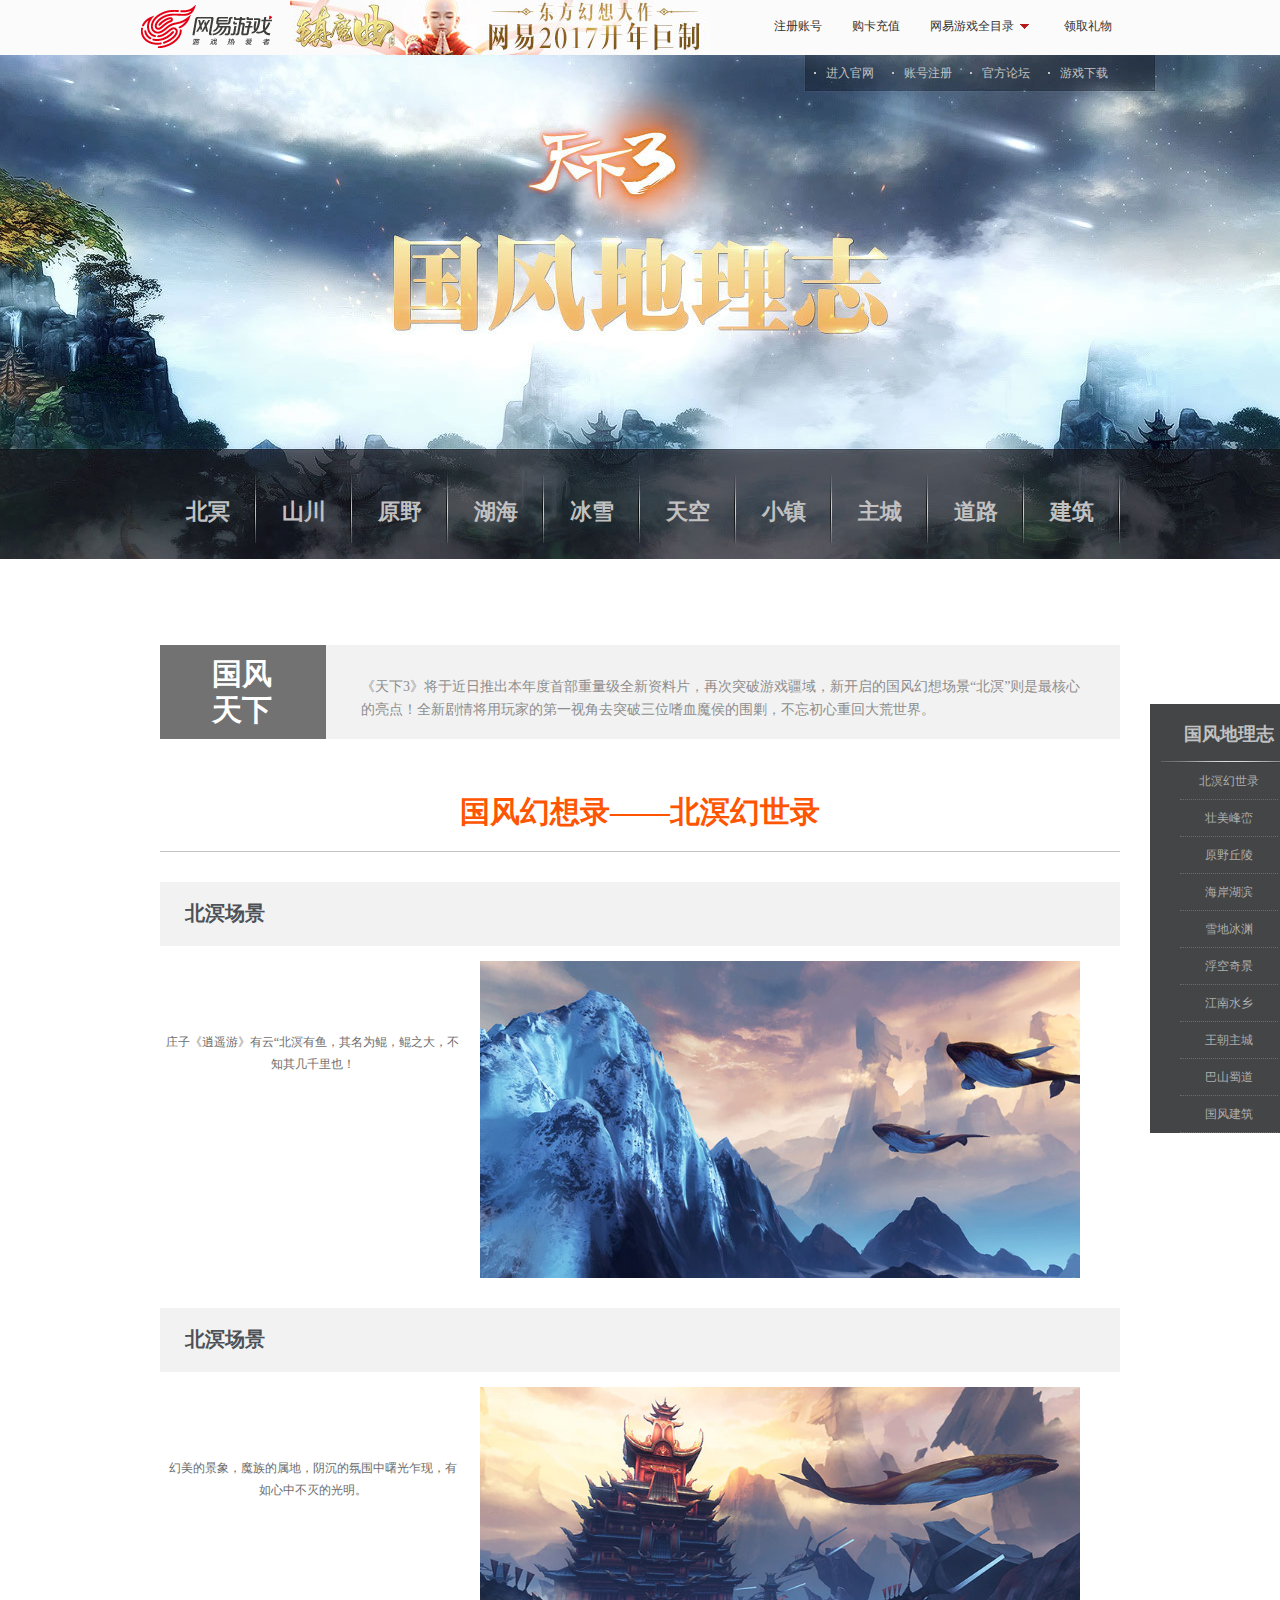
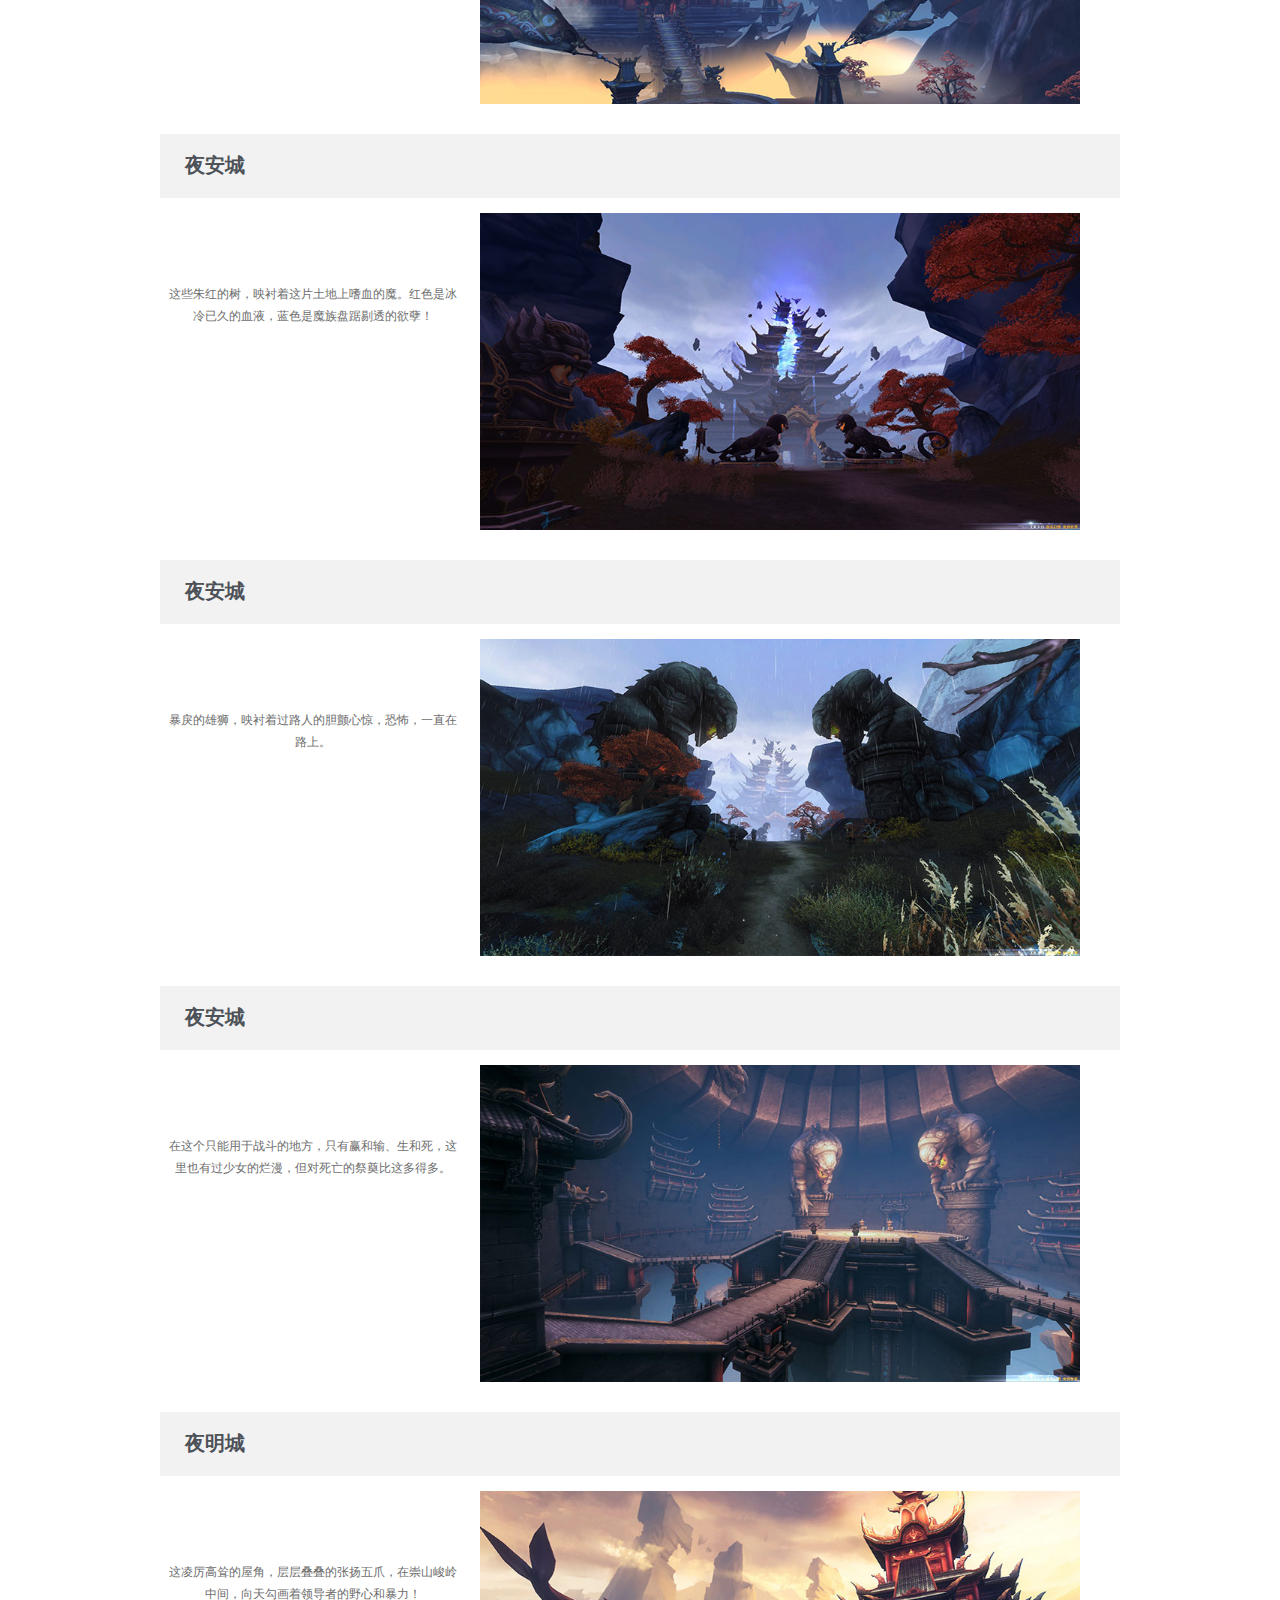
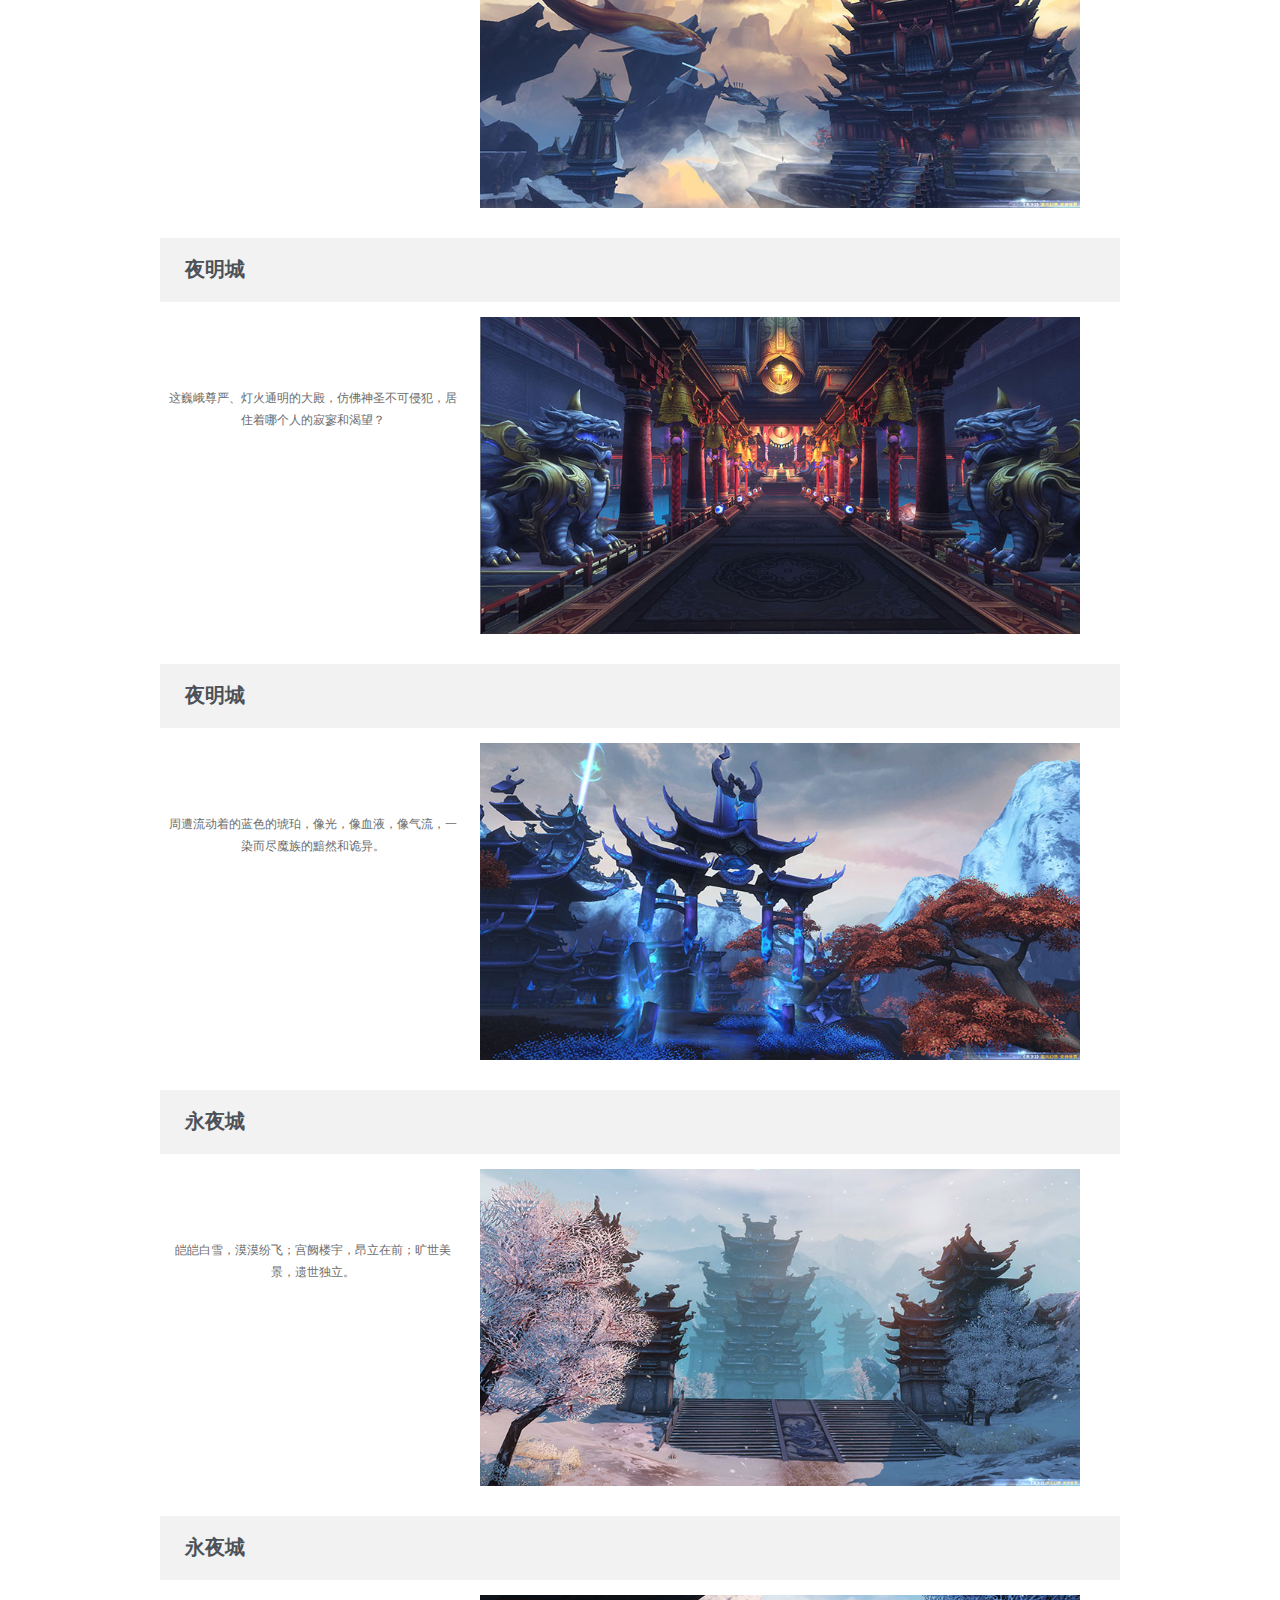
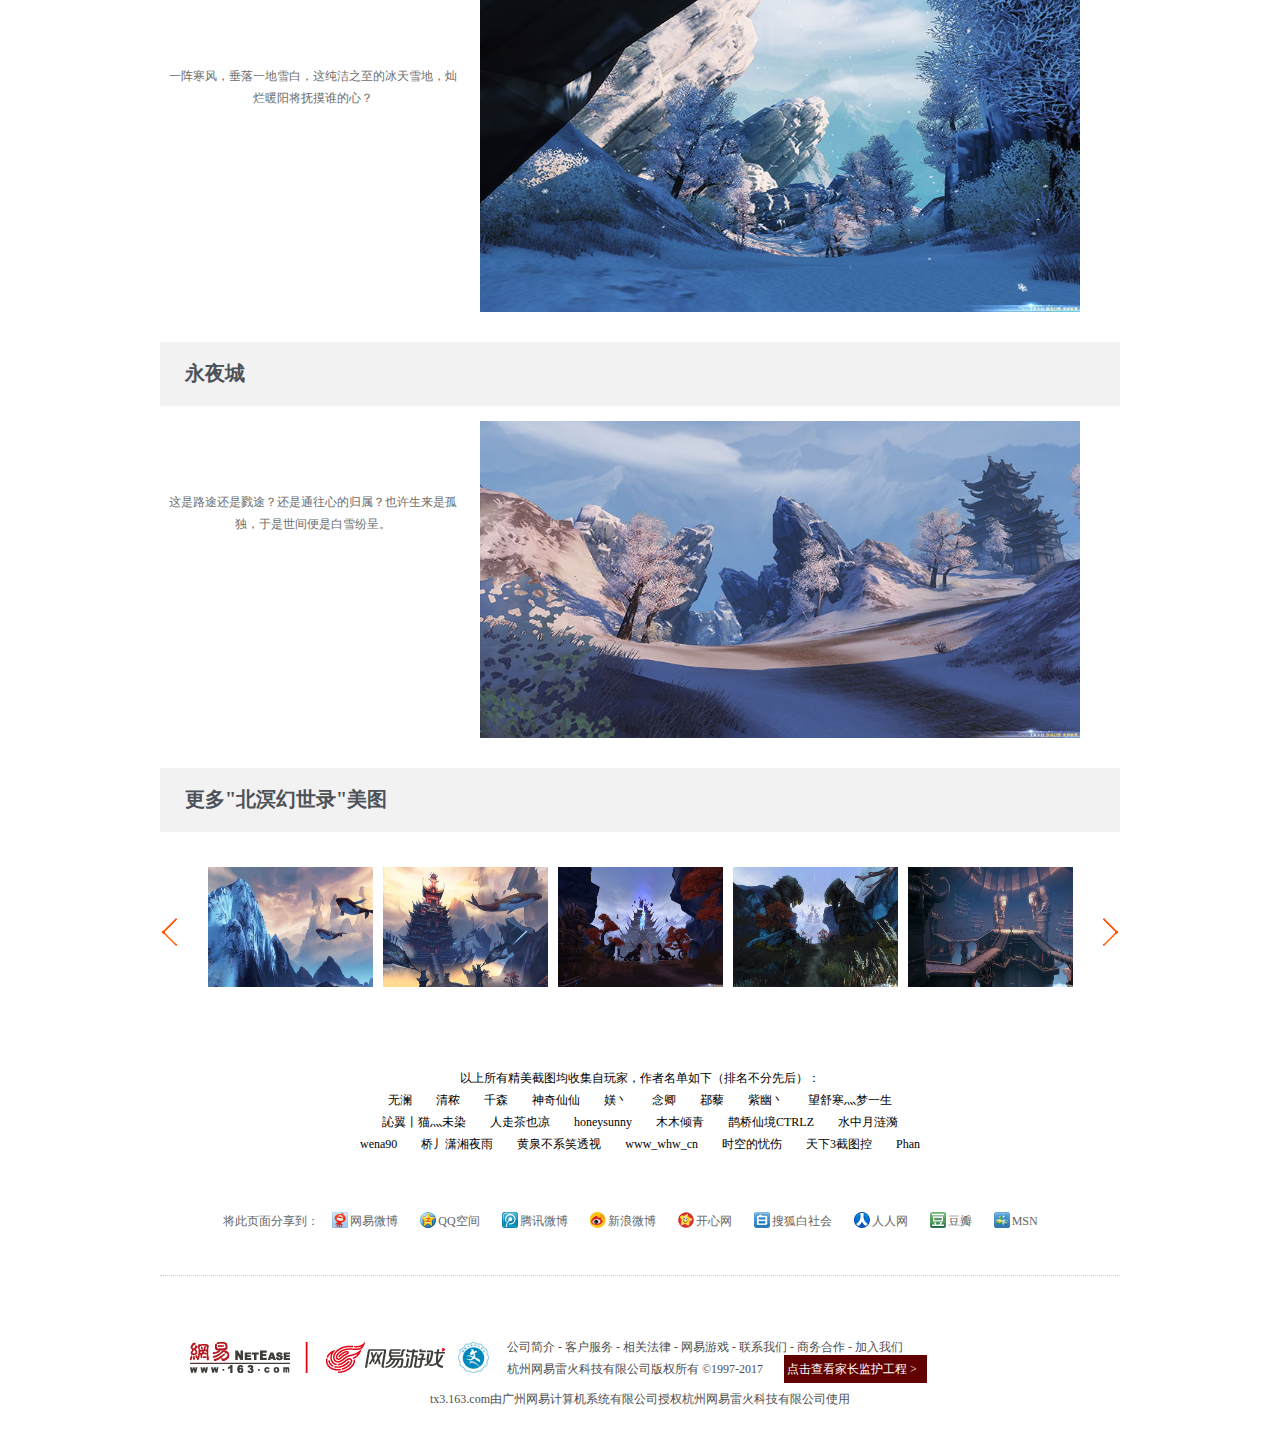
<file: tianxia/geographyRec.html>
<!DOCTYPE html>
<html lang="en">
<head>
    <meta charset="UTF-8">
    <title></title>
    <link rel="stylesheet" href="css/base.css">
    <link rel="stylesheet" href="css/topNav.css">
    <link rel="stylesheet" href="css/geographyRec.css">
    <link rel="shortcut icon" href="favicon.ico">
    <script type="text/javascript" src="js/base.js"></script>
    <script type="text/javascript" src="js/topNav.js"></script>
</head>
<body>
<!--<div class="wrap">-->
<!--banner部分-->
<div class="banner">
    <div class="banner-wrap w">
        <div class="banner-nav">
            <ul>
                <li><span></span><a href="index.html">进入官网</a></li>
                <li><span></span><a href="javascript:;">账号注册</a></li>
                <li><span></span><a href="javascript:;">官方论坛</a></li>
                <li><span></span><a href="javascript:;">游戏下载</a></li>
            </ul>
        </div>
        <div class="banner-area" id="banner-area">
            <ul>
                <!--<li><a href="javascript:;" id="beiming">北冥</a></li>-->
                <!--<li><a href="javascript:;" id="shanchuan">山川</a></li>-->
                <!--<li><a href="javascript:;" id="yuanye">原野</a></li>-->
                <!--<li><a href="javascript:;" id="huhai">湖海</a></li>-->
                <!--<li><a href="javascript:;" id="bingxue">冰雪</a></li>-->
                <!--<li><a href="javascript:;" id="tiankong">天空</a></li>-->
                <!--<li><a href="javascript:;" id="xiaozhen">小镇</a></li>-->
                <!--<li><a href="javascript:;" id="zhucheng">主城</a></li>-->
                <!--<li><a href="javascript:;" id="daolu">道路</a></li>-->
                <!--<li><a href="javascript:;" id="jianzhu">建筑</a></li>-->
            </ul>
        </div>
    </div>
</div>
<!--内容部分-风景展示-->
<div class="scenery w" id="scenery">
    <!--北冥-->
    <!--<div class="sce-area">-->
    <!--&lt;!&ndash;风景介绍部分&ndash;&gt;-->
    <!--<div class="sce-intro clearfix">-->
    <!--<h5>爆料北溟</h5>-->
    <!--<p>-->
    <!--《天下3》将于近日推出本年度首部重量级全新资料片，再次突破游戏疆域，新开启的国风幻想场景“北溟”-->
    <!--则是最核心的亮点！全新剧情将用玩家的第一视角去突破三位嗜血魔侯的围剿，不忘初心重回大荒世界。-->
    <!--</p>-->
    <!--</div>-->
    <!--&lt;!&ndash;风景标题部分&ndash;&gt;-->
    <!--<div class="sce-title">-->
    <!--<h3>国风幻想录——北溟</h3>-->
    <!--</div>-->
    <!--&lt;!&ndash;风景内容部分&ndash;&gt;-->
    <!--<div class="sce-cont">-->
    <!--&lt;!&ndash;每一个风景&ndash;&gt;-->
    <!--<div class="sce-cont-item">-->
    <!--<div class="item-title">-->
    <!--<h4>北溟场景</h4>-->
    <!--</div>-->
    <!--<div class="item-part">-->
    <!--<div class="item-part-desc">-->
    <!--<p>庄子《逍遥游》有云“北溟有鱼，其名为鲲，鲲之大，不知其几千里也！</p>-->
    <!--</div>-->
    <!--<div class="item-part-pic">-->
    <!--<a href="javascript:;">-->
    <!--<img src="images/geographyRec/beiming01.jpg" alt="">-->
    <!--</a>-->
    <!--</div>-->
    <!--</div>-->
    <!--</div>-->
    <!--<div class="sce-cont-item">-->
    <!--<div class="item-title title-desc">-->
    <!--<h4>北溟场景</h4>-->
    <!--<span>岐山山脉，横贯中原</span>-->
    <!--</div>-->
    <!--<div class="item-part">-->
    <!--<div class="item-part-desc">-->
    <!--<p>幻美的景象，魔族的属地，阴沉的氛围中曙光乍现，有如心中不灭的光明。</p>-->
    <!--<p>幻美的景象，魔族的属地，阴沉的氛围中曙光乍现，有如心中不灭的光明。</p>-->
    <!--</div>-->
    <!--<div class="item-part-pic">-->
    <!--<a href="javascript:;">-->
    <!--<img src="images/geographyRec/beiming02.jpg" alt="">-->
    <!--</a>-->
    <!--</div>-->
    <!--</div>-->
    <!--</div>-->
    <!--<div class="sce-cont-item">-->
    <!--<div class="item-title">-->
    <!--<h4>夜安城</h4>-->
    <!--</div>-->
    <!--<div class="item-part">-->
    <!--<div class="item-part-desc">-->
    <!--<p>这些朱红的树，映衬着这片土地上嗜血的魔。红色是冰冷已久的血液，蓝色是魔族盘踞剔透的欲孽！</p>-->
    <!--</div>-->
    <!--<div class="item-part-pic">-->
    <!--<a href="javascript:;">-->
    <!--<img src="images/geographyRec/beiming03.jpg" alt="">-->
    <!--</a>-->
    <!--</div>-->
    <!--</div>-->
    <!--</div>-->
    <!--<div class="sce-cont-item">-->
    <!--<div class="item-title">-->
    <!--<h4>北溟场景</h4>-->
    <!--</div>-->
    <!--<div class="item-part">-->
    <!--<div class="item-part-desc">-->
    <!--<p>庄子《逍遥游》有云“北溟有鱼，其名为鲲，鲲之大，不知其几千里也！</p>-->
    <!--</div>-->
    <!--<div class="item-part-pic">-->
    <!--<a href="javascript:;">-->
    <!--<img src="images/geographyRec/beiming01.jpg" alt="">-->
    <!--</a>-->
    <!--</div>-->
    <!--</div>-->
    <!--</div>-->
    <!--<div class="sce-cont-item">-->
    <!--<div class="item-title">-->
    <!--<h4>北溟场景</h4>-->
    <!--</div>-->
    <!--<div class="item-part">-->
    <!--<div class="item-part-desc">-->
    <!--<p>庄子《逍遥游》有云“北溟有鱼，其名为鲲，鲲之大，不知其几千里也！</p>-->
    <!--</div>-->
    <!--<div class="item-part-pic">-->
    <!--<a href="javascript:;">-->
    <!--<img src="images/geographyRec/beiming01.jpg" alt="">-->
    <!--</a>-->
    <!--</div>-->
    <!--</div>-->
    <!--</div>-->
    <!--<div class="sce-cont-item">-->
    <!--<div class="item-title">-->
    <!--<h4>北溟场景</h4>-->
    <!--</div>-->
    <!--<div class="item-part">-->
    <!--<div class="item-part-desc">-->
    <!--<p>庄子《逍遥游》有云“北溟有鱼，其名为鲲，鲲之大，不知其几千里也！</p>-->
    <!--</div>-->
    <!--<div class="item-part-pic">-->
    <!--<a href="javascript:;">-->
    <!--<img src="images/geographyRec/beiming01.jpg" alt="">-->
    <!--</a>-->
    <!--</div>-->
    <!--</div>-->
    <!--</div>-->
    <!--<div class="sce-cont-item">-->
    <!--<div class="item-title">-->
    <!--<h4>北溟场景</h4>-->
    <!--</div>-->
    <!--<div class="item-part">-->
    <!--<div class="item-part-desc">-->
    <!--<p>庄子《逍遥游》有云“北溟有鱼，其名为鲲，鲲之大，不知其几千里也！</p>-->
    <!--</div>-->
    <!--<div class="item-part-pic">-->
    <!--<a href="javascript:;">-->
    <!--<img src="images/geographyRec/beiming01.jpg" alt="">-->
    <!--</a>-->
    <!--</div>-->
    <!--</div>-->
    <!--</div>-->
    <!--<div class="sce-cont-item">-->
    <!--<div class="item-title">-->
    <!--<h4>北溟场景</h4>-->
    <!--</div>-->
    <!--<div class="item-part">-->
    <!--<div class="item-part-desc">-->
    <!--<p>庄子《逍遥游》有云“北溟有鱼，其名为鲲，鲲之大，不知其几千里也！</p>-->
    <!--</div>-->
    <!--<div class="item-part-pic">-->
    <!--<a href="javascript:;">-->
    <!--<img src="images/geographyRec/beiming01.jpg" alt="">-->
    <!--</a>-->
    <!--</div>-->
    <!--</div>-->
    <!--</div>-->
    <!--<div class="sce-cont-item">-->
    <!--<div class="item-title">-->
    <!--<h4>北溟场景</h4>-->
    <!--</div>-->
    <!--<div class="item-part">-->
    <!--<div class="item-part-desc">-->
    <!--<p>庄子《逍遥游》有云“北溟有鱼，其名为鲲，鲲之大，不知其几千里也！</p>-->
    <!--</div>-->
    <!--<div class="item-part-pic">-->
    <!--<a href="javascript:;">-->
    <!--<img src="images/geographyRec/beiming01.jpg" alt="">-->
    <!--</a>-->
    <!--</div>-->
    <!--</div>-->
    <!--</div>-->
    <!--<div class="sce-cont-item">-->
    <!--<div class="item-title">-->
    <!--<h4>北溟场景</h4>-->
    <!--</div>-->
    <!--<div class="item-part">-->
    <!--<div class="item-part-desc">-->
    <!--<p>庄子《逍遥游》有云“北溟有鱼，其名为鲲，鲲之大，不知其几千里也！</p>-->
    <!--</div>-->
    <!--<div class="item-part-pic">-->
    <!--<a href="javascript:;">-->
    <!--<img src="images/geographyRec/beiming01.jpg" alt="">-->
    <!--</a>-->
    <!--</div>-->
    <!--</div>-->
    <!--</div>-->
    <!--<div class="sce-cont-item">-->
    <!--<div class="item-title">-->
    <!--<h4>北溟场景</h4>-->
    <!--</div>-->
    <!--<div class="item-part">-->
    <!--<div class="item-part-desc">-->
    <!--<p>庄子《逍遥游》有云“北溟有鱼，其名为鲲，鲲之大，不知其几千里也！</p>-->
    <!--</div>-->
    <!--<div class="item-part-pic">-->
    <!--<a href="javascript:;">-->
    <!--<img src="images/geographyRec/beiming01.jpg" alt="">-->
    <!--</a>-->
    <!--</div>-->
    <!--</div>-->
    <!--</div>-->
    <!--</div>-->
    <!--&lt;!&ndash;更多美图&ndash;&gt;-->
    <!--<div class="sce-more">-->
    <!--<div class="sce-more-title">-->
    <!--<h4>更多"国风幻想录"美图</h4>-->
    <!--</div>-->
    <!--&lt;!&ndash;滚动区域&ndash;&gt;-->
    <!--<div class="sce-more-items" id="sceMoreItems">-->
    <!--&lt;!&ndash;左右按钮&ndash;&gt;-->
    <!--<div class="items-cut-btn">-->
    <!--<span class="leftBtn"></span>-->
    <!--<span class="rightBtn"></span>-->
    <!--</div>-->
    <!--&lt;!&ndash;图片展示区域&ndash;&gt;-->
    <!--<div class="items-roll">-->
    <!--<ul>-->
    <!--<li><a href="javascript:;"><img src="images/geographyRec/shanchuan08.jpg" alt=""></a></li>-->
    <!--<li><a href="javascript:;"><img src="images/geographyRec/shanchuan09.jpg" alt=""></a></li>-->
    <!--<li><a href="javascript:;"><img src="images/geographyRec/shanchuan10.jpg" alt=""></a></li>-->
    <!--<li><a href="javascript:;"><img src="images/geographyRec/shanchuan11.jpg" alt=""></a></li>-->
    <!--<li><a href="javascript:;"><img src="images/geographyRec/shanchuan12.jpg" alt=""></a></li>-->
    <!--<li><a href="javascript:;"><img src="images/geographyRec/shanchuan13.jpg" alt=""></a></li>-->
    <!--<li><a href="javascript:;"><img src="images/geographyRec/shanchuan14.jpg" alt=""></a></li>-->
    <!--<li><a href="javascript:;"><img src="images/geographyRec/shanchuan15.jpg" alt=""></a></li>-->
    <!--<li><a href="javascript:;"><img src="images/geographyRec/shanchuan16.jpg" alt=""></a></li>-->
    <!--<li><a href="javascript:;"><img src="images/geographyRec/shanchuan17.jpg" alt=""></a></li>-->
    <!--<li><a href="javascript:;"><img src="images/geographyRec/shanchuan18.jpg" alt=""></a></li>-->
    <!--<li><a href="javascript:;"><img src="images/geographyRec/shanchuan19.jpg" alt=""></a></li>-->
    <!--<li><a href="javascript:;"><img src="images/geographyRec/shanchuan20.jpg" alt=""></a></li>-->
    <!--</ul>-->
    <!--</div>-->
    <!--</div>-->
    <!--</div>-->
    <!--</div>-->
    <!--北冥结束-->
</div>
<!--分享-->
<div class="share w">
    <!--美图来源-->
    <div class="origin">
        <p>以上所有精美截图均收集自玩家，作者名单如下（排名不分先后）：</p>
        <p>无澜　　清秾　　千森　　神奇仙仙　　媄丶　　念卿　　鄀藜　　紫幽丶　　望舒寒灬梦一生</p>
        <p>訫翼丨猫灬未染　　人走茶也凉　　honeysunny　　木木倾青　　鹊桥仙境CTRLZ　　水中月涟漪</p>
        <p>wena90　　桥丿潇湘夜雨　　黄泉不系笑透视　　www_whw_cn　　时空的忧伤　　天下3截图控　　Phan</p>
    </div>
    <div class="share-con">
        <span>将此页面分享到：</span>
        <a href="javascript:;" class="wy">网易微博</a>
        <a href="javascript:;" class="qzone">QQ空间</a>
        <a href="javascript:;" class="tx">腾讯微博</a>
        <a href="javascript:;" class="xl">新浪微博</a>
        <a href="javascript:;" class="kxw">开心网</a>
        <a href="javascript:;" class="sh">搜狐白社会</a>
        <a href="javascript:;" class="rrw">人人网</a>
        <a href="javascript:;" class="db">豆瓣</a>
        <a href="javascript:;" class="msn">MSN</a>
    </div>
</div>
<!--底部-->
<div class="footer w">
    <span class="footer-logo">
        <a href="javascript:;" class="netease"></a>
        <a href="javascript:;" class="nie"></a>
        <a href="javascript:;" class="wen"></a>
    </span>
    <span class="footer-frindLink">
        <a href="javascript:;">公司简介</a><i> - </i>
        <a href="javascript:;">客户服务</a><i> - </i>
        <a href="javascript:;">相关法律</a><i> - </i>
        <a href="javascript:;">网易游戏</a><i> - </i>
        <a href="javascript:;">联系我们</a><i> - </i>
        <a href="javascript:;">商务合作</a><i> - </i>
        <a href="javascript:;">加入我们</a>
        <br>
        <span class="footer-copyright">杭州网易雷火科技有限公司版权所有 ©1997-2017</span>
    </span>
    <a href="javascript:;" class="footer-tutelage">点击查看家长监护工程 ></a>
    <br/>
    <div class="footer-explain">
        <span>tx3.163.com由广州网易计算机系统有限公司授权杭州网易雷火科技有限公司使用</span>
    </div>
</div>
<!--右侧导航区域-->
<div class="right-nav" id="right-nav">
    <!--导航-->
    <div class="nav-con">
        <h3>国风地理志</h3>
        <div class="nav-list">
            <ul>
                <!--<li><a href="javascript:;" id="beiming"><i></i>南海秘境</a></li>-->
                <!--<li><a href="javascript:;"><i></i>壮美峰峦</a></li>-->
                <!--<li><a href="javascript:;"><i></i>原野丘陵</a></li>-->
                <!--<li><a href="javascript:;"><i></i>海岸湖滨</a></li>-->
                <!--<li><a href="javascript:;"><i></i>雪地冰渊</a></li>-->
                <!--<li><a href="javascript:;"><i></i>浮空奇景</a></li>-->
                <!--<li><a href="javascript:;"><i></i>江南水乡</a></li>-->
                <!--<li><a href="javascript:;"><i></i>王朝主城</a></li>-->
                <!--<li><a href="javascript:;"><i></i>巴山蜀道</a></li>-->
                <!--<li><a href="javascript:;"><i></i>国风建筑</a></li>-->
                <ul>
                    <!--<li><a href="javascript:;" id="right-beiming"><i></i>北溟幻世录</a></li>-->
                    <!--<li><a href="javascript:;" id="right-shanchuan"><i></i>壮美峰峦</a></li>-->
                    <!--<li><a href="javascript:;" id="right-yuanye"><i></i>原野丘陵</a></li>-->
                    <!--<li><a href="javascript:;" id="right-huhai"><i></i>海岸湖滨</a></li>-->
                    <!--<li><a href="javascript:;" id="right-bingxue"><i></i>雪地冰渊</a></li>-->
                    <!--<li><a href="javascript:;" id="right-tiankong"><i></i>浮空奇景</a></li>-->
                    <!--<li><a href="javascript:;" id="right-xiaozhen"><i></i>江南水乡</a></li>-->
                    <!--<li><a href="javascript:;" id="right-zhucheng"><i></i>王朝主城</a></li>-->
                    <!--<li><a href="javascript:;" id="right-daolu"><i></i>巴山蜀道</a></li>-->
                    <!--<li><a href="javascript:;" id="right-jianzhu"><i></i>国风建筑</a></li>-->
                </ul>
            </ul>
        </div>
    </div>
    <!--top-->
    <div class="goTop" id="goTop">Top↑</div>
</div>
<!--</div>-->
<!--弹出图片幻灯片-->
<div class="slide" id="slide">
    <!--遮罩层-->
    <div class="shade" id="shade"></div>
    <!--幻灯片-->
    <div class="slide-img">
        <!--图片展示-->
        <div class="slide-img-tier">
            <img src="images/geographyRec/shanchuan01.jpg" alt="">
            <!--图片切换层-->
            <div class="cutTier">
                <a class="leftTier"></a>
                <a class="rightTier"></a>
            </div>
        </div>
        <!--图片操作区域-->
        <div class="slide-img-ope">
            <p class="slide-img-num">图片<span id="num">11</span>共<span id="count">11</span></p>
            <a class="slide-img-close" id="slide-img-close"></a>
        </div>
    </div>
</div>

</body>
<script type="text/javascript" src="js/jquery-1.12.2.js"></script>

<!--<script type="text/javascript" src="js/index.js"></script>-->
<script type="text/javascript" src="js/geographyRec.js"></script>
</html>
</file>
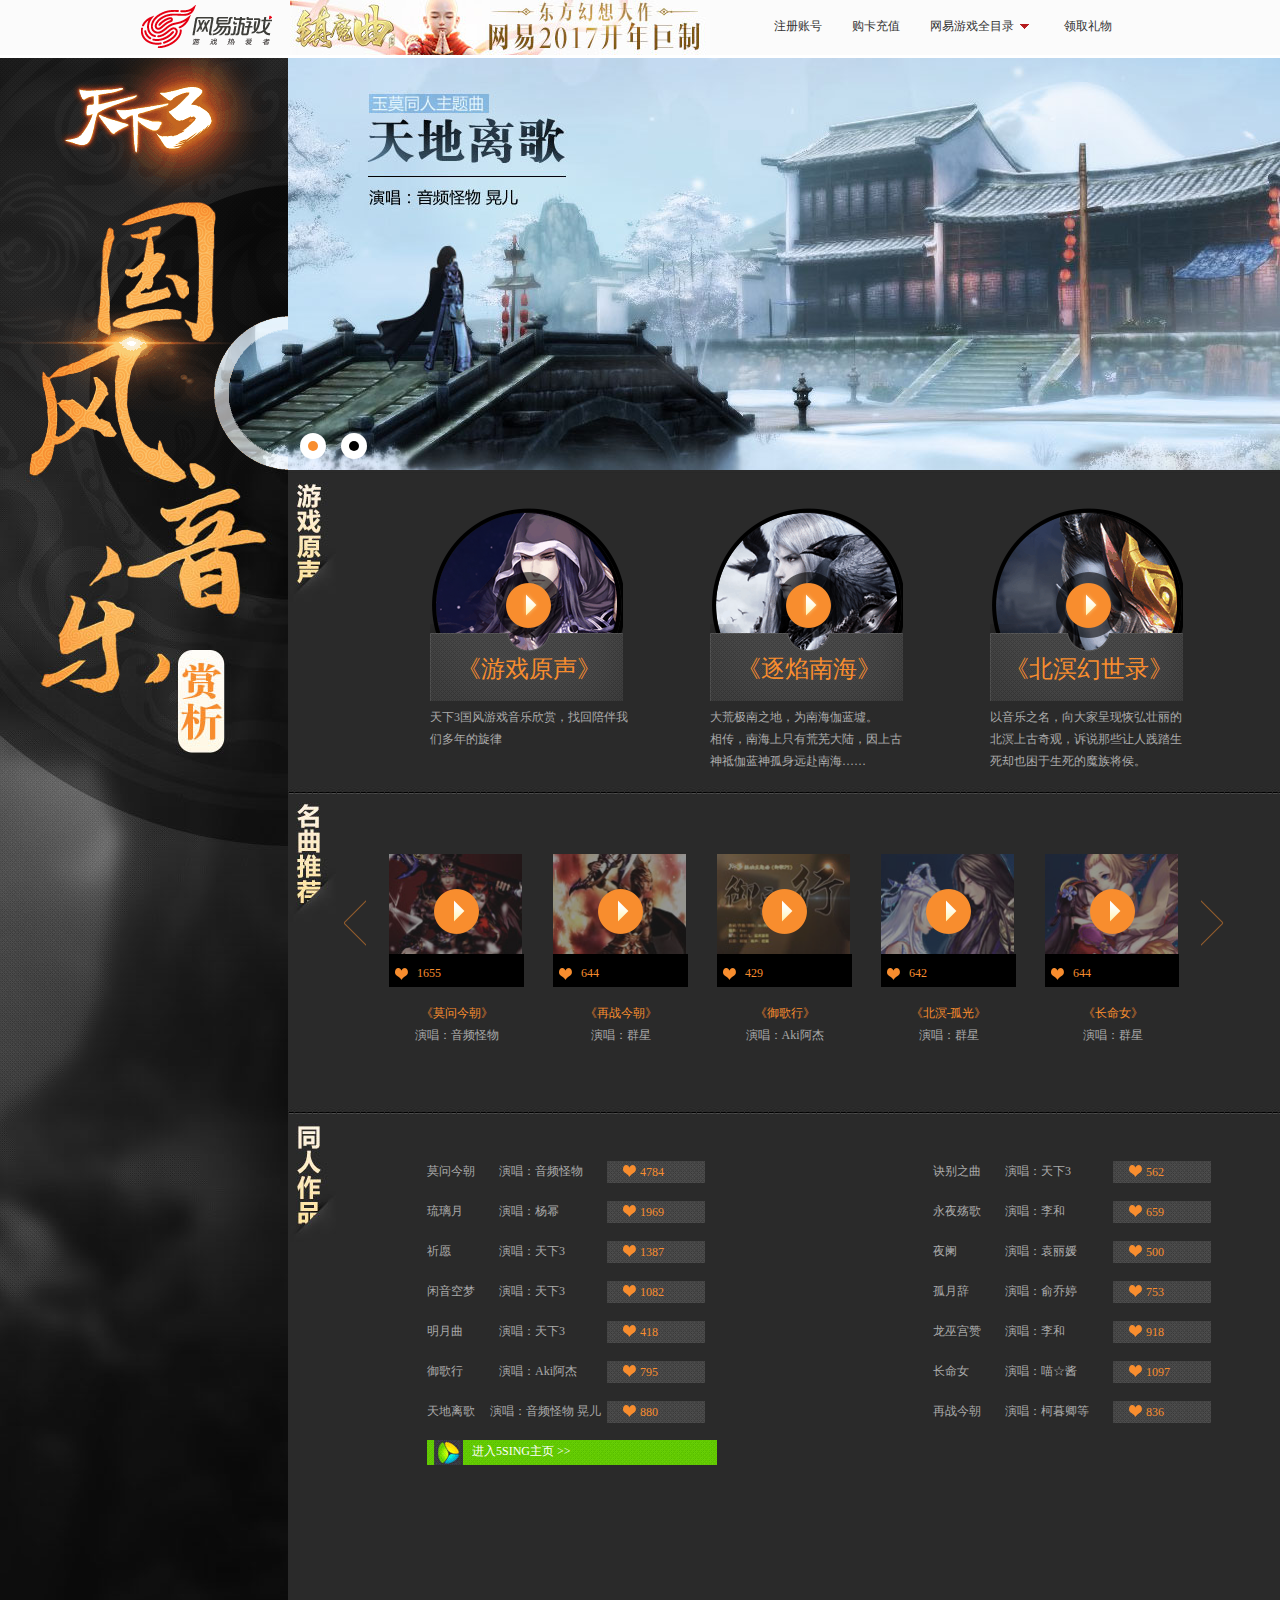
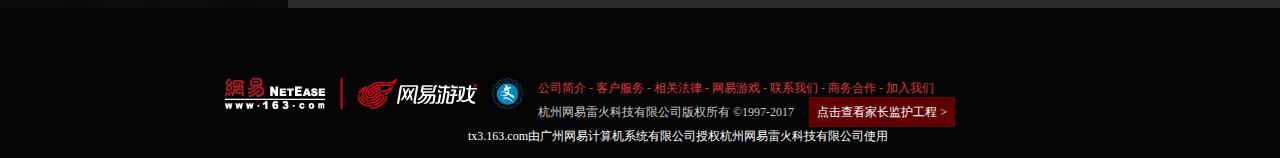
<file: tianxia/gfMusic.html>
<!DOCTYPE html>
<html lang="en">
<head>
    <meta charset="UTF-8">
    <title>《天下3》国风音乐赏析－《天下3》官方网站－国风幻想 史诗世界</title>
    <link rel="stylesheet" href="css/base.css">
    <link rel="stylesheet" href="css/gfMusic.css">
    <link rel="stylesheet" href="css/topNav.css">
    <link rel="shortcut icon" href="favicon.ico">
    <script src="js/jquery-1.12.2.js"></script>
    <script type="text/javascript" src="js/base.js"></script>
    <script type="text/javascript" src="js/topNav.js"></script>

    <!--jQuery代码-->
    <script>
        $(function () {
            //改变引入的头部文件的图片的路径

            var divObj = $("#top_middle_zn").find("div");
            $(divObj[0]).find("img").attr("src", "images/gfMusic/gfMusic-nav-small.jpg");
            $(".top-middle-bottom").find("img").attr("src", "images/gfMusic/gfMusic-nav-big.jpg");


            //实现tab切换
            var banImg = $(".screen>ul>li");
            //获取ol
            var olObj = $(".screen>ol");
            for (var i = 0; i < banImg.length; i++) {
                //创建ol中的li，放入ol中
                var lis = $("<li></li>");
                lis.appendTo(olObj);
                //在ol的li中再创建一个i标签
                var iObj = $("<i></i>");
                iObj.appendTo(lis);
                $("ol>li:eq(0)").addClass("gfCurrent");
                $("ol>li:eq(0)").children("i").addClass("gfCurrent");
                //点击小图标，图片轮播
                $(lis).click(function () {
                    var index = $(this).index();
                    //让小图标随之变化
                    $(this).addClass("gfCurrent");
                    $(this).children("i").addClass("gfCurrent");
                    $(this).siblings("li").removeClass("gfCurrent");
                    $(this).siblings("li").children("i").removeClass("gfCurrent");
//                    ulObj.animate({"left":-index*imgWidth+514+"px"});
                    $(".screen>ul>li:eq(" + index + ")").addClass("select");
                    $(".screen>ul>li:eq(" + index + ")").siblings(".screen>ul>li").removeClass("select");
                });
            }


            //名曲推荐部分
            //左右焦点，鼠标进入透明度发生变化
            //鼠标进入
            $("#famous-left").mouseover(function () {
                $(this).css("opacity", 1);
            }).mouseout(function () {
                $(this).css("opacity", 0.5);
            });
            $("#famous-right").mouseover(function () {
                $(this).css("opacity", 1);
            }).mouseout(function () {
                $(this).css("opacity", 0.5);
            });


            //轮播图
            var liObj = $(".famous-box>ul>li");
            imgWidth = parseInt(liObj.css("width"));
            //点击左焦点
            var pic = 0;
            $("#famous-left").click(function () {
                if (pic < 1) {
                    pic++;
                    liObj.animate({"left": -pic * imgWidth - 30 + "px"});
                }

            });
            //点击右边焦点
            $("#famous-right").click(function () {
                if (pic > 0) {
                    pic--;
                    liObj.animate({"left": -pic * imgWidth + "px"});
                }
            });
        });
    </script>

</head>
<body>

<!--banner部分-->
<div class="gfMusic-banner">
    <!--轮播图部分开始-->
    <div class="screen">
        <div class="top-bg"></div>
        <ul>
            <li class="select">
                <img src="images/gfMusic/gfMusic-banner1.jpg"/>
            </li>
            <li><img src="images/gfMusic/gfMusic-banner2.jpg"/></li>
        </ul>
        <ol>
        </ol>
    </div>


    <div class="main">
        <!--游戏原声开始-->
        <div class="voice">
            <div class="part">
                <!--图片部分-->
                <a href="javascript:void(0)" title="《游戏原声》" class="circleImg">
                    <span>《游戏原声》</span>
                </a>
                <img src="images/gfMusic/gfMusic-cover1.png" alt="">
                <!--文字部分-->
                <p>天下3国风游戏音乐欣赏，找回陪伴我们多年的旋律</p>
            </div>
            <div class="part">
                <!--图片部分-->
                <a href="javascript:void(0)" title="《逐焰南海》" class="circleImg">
                    <span>《逐焰南海》</span>
                </a>
                <img src="images/gfMusic/gfMusic-cover2.png" alt="">
                <!--文字部分-->
                <p>大荒极南之地，为南海伽蓝墟。<br>

                    相传，南海上只有荒芜大陆，因上古神祗伽蓝神孤身远赴南海……
                </p>
            </div>
            <div class="part">
                <!--图片部分-->
                <a href="javascript:void(0)" title="《北溟幻世录》" class="circleImg">
                    <span>《北溟幻世录》</span>
                </a>
                <img src="images/gfMusic/gfMusic-cover3.png" alt="">
                <!--文字部分-->
                <p>以音乐之名，向大家呈现恢弘壮丽的北溟上古奇观，诉说那些让人践踏生死却也困于生死的魔族将侯。</p>
            </div>
        </div>
        <!--游戏原声结束-->


        <!--名曲推荐开始-->
        <div class="famous">
            <a href="javascript:void(0)" id="famous-left" class="left"></a>

            <div class="famous-box">
                <ul>
                    <li>
                        <a href="javascript:void(0)" class="smallbg"></a>
                        <img src="images/gfMusic/gfMusic-cover4.jpg" alt="" class="famous-img">
                        <div class="zan"><a href="javascript:void(0)" style="color: #f88d2e;">1655</a></div>
                        <a href="javascript:void(0)" title="《莫问今朝》" style="color: #f88d2e;">《莫问今朝》</a>
                        <p>演唱：音频怪物</p>
                    </li>
                    <li>
                        <a href="javascript:void(0)" class="smallbg"></a>
                        <img src="images/gfMusic/gfMusic-cover5.jpg" alt="" class="famous-img">
                        <div class="zan"><a href="javascript:void(0)" style="color: #f88d2e;">644</a></div>
                        <a href="javascript:void(0)" title="《再战今朝》" style="color: #f88d2e;">《再战今朝》</a>
                        <p>演唱：群星</p>
                    </li>
                    <li>
                        <a href="javascript:void(0)" class="smallbg"></a>
                        <img src="images/gfMusic/gfMusic-cover6.jpg" alt="" class="famous-img">
                        <div class="zan"><a href="javascript:void(0)" style="color: #f88d2e;">429</a></div>
                        <a href="javascript:void(0)" title="《御歌行》" style="color: #f88d2e;">《御歌行》</a>
                        <p>演唱：Aki阿杰</p>
                    </li>
                    <li>
                        <a href="javascript:void(0)" class="smallbg"></a>
                        <img src="images/gfMusic/gfMusic-cover7.jpg" alt="" class="famous-img">
                        <div class="zan"><a href="javascript:void(0)" style="color: #f88d2e;">642</a></div>
                        <a href="javascript:void(0)" title="《北溟-孤光》" style="color: #f88d2e;">《北溟-孤光》</a>
                        <p>演唱：群星</p>
                    </li>
                    <li>
                        <a href="javascript:void(0)" class="smallbg"></a>
                        <img src="images/gfMusic/gfMusic-cover8.jpg" alt="" class="famous-img">
                        <div class="zan"><a href="javascript:void(0)" style="color: #f88d2e;">644</a></div>
                        <a href="javascript:void(0)" title="《长命女》" style="color: #f88d2e;">《长命女》</a>
                        <p>演唱：群星</p>
                    </li>
                    <li>
                        <a href="javascript:void(0)" class="smallbg"></a>
                        <img src="images/gfMusic/gfMusic-cover9.jpg" alt="" class="famous-img">
                        <div class="zan"><a href="javascript:void(0)" style="color: #f88d2e;">212</a></div>
                        <a href="javascript:void(0)" title="《天地离歌》" style="color: #f88d2e;">《天地离歌》</a>
                        <p>演唱：群星</p>
                    </li>

                </ul>
            </div>

            <a href="javascript:void(0)" id="famous-right" class="right"></a>


        </div>
        <!--名曲推荐结束-->

        <!--同人作品开始-->
        <div class="product">
            <ul>
                <li><a href="javascript:void(0)">莫问今朝　　演唱：音频怪物</a><a href="javascript:void(0)" class="em"><em>
                    &nbsp;4784</em></a></li>
                <li><a href="javascript:void(0)">琉璃月　　　演唱：杨幂</a><a href="javascript:void(0)" class="em"><em>
                    &nbsp;1969</em></a></li>
                <li><a href="javascript:void(0)">祈愿　　　　演唱：天下3</a><a href="javascript:void(0)" class="em"><em>
                    &nbsp;1387</em></a></li>
                <li><a href="javascript:void(0)">闲音空梦　　演唱：天下3</a><a href="javascript:void(0)" class="em"><em>
                    &nbsp;1082</em></a></li>
                <li><a href="javascript:void(0)">明月曲　　　演唱：天下3</a><a href="javascript:void(0)" class="em"><em>
                    &nbsp;418</em></a></li>
                <li><a href="javascript:void(0)">御歌行　　　演唱：Aki阿杰</a><a href="javascript:void(0)" class="em"><em>
                    &nbsp;795</em></a></li>
                <li><a href="javascript:void(0)">天地离歌 　演唱：音频怪物 晃儿</a><a href="javascript:void(0)" class="em"><em>&nbsp;880</em></a>
                </li>
            </ul>
            <ul class="kongbai"></ul>
            <ul>
                <li><a href="javascript:void(0)">诀别之曲　　演唱：天下3</a><a class="em"><em>&nbsp;562</em></a></li>
                <li><a href="javascript:void(0)">永夜殇歌　　演唱：李和</a><a class="em"><em>&nbsp;659</em></a></li>
                <li><a href="javascript:void(0)">夜阑　　　　演唱：袁丽媛</a><a class="em"><em>&nbsp;500</em></a></li>
                <li><a href="javascript:void(0)">孤月辞　　　演唱：俞乔婷</a><a class="em"><em>&nbsp;753</em></a></li>
                <li><a href="javascript:void(0)">龙巫宫赞　　演唱：李和</a><a class="em"><em>&nbsp;918</em></a></li>
                <li><a href="javascript:void(0)">长命女　　　演唱：喵☆酱</a><a class="em"><em>&nbsp;1097</em></a></li>
                <li><a href="javascript:void(0)">再战今朝　　演唱：柯暮卿等</a><a class="em"><em>&nbsp;836</em></a></li>
            </ul>
            <a href="javascript:void(0)" class="ak">进入5SING主页 &gt;&gt;</a>

        </div>


        <!--同人作品结束-->
    </div>

</div>

<!--banner结束-->
<!--footer部分开始-->
<div class="footer">
    <div class="music-w">
        <p>
                <span class="imgs">
                    <a href="javascript:void (0)" class="all img1"></a>
                    <a href="javascript:void (0)" class="all img2"></a>
                    <a href="javascript:void (0)" class="all img3"></a>
                </span>
            <span class="someLinks">
                   <a href="javascript:void (0)">公司简介</a>
                    <i>-</i>
                    <a href="javascript:void (0)">客户服务</a>
                    <i>-</i>
                    <a href="javascript:void (0)">相关法律</a>
                    <i>-</i>
                    <a href="javascript:void (0)">网易游戏</a>
                    <i>-</i>
                    <a href="javascript:void (0)">联系我们</a>
                    <i>-</i>
                    <a href="javascript:void (0)">商务合作</a>
                    <i>-</i>
                    <a href="javascript:void (0)">加入我们</a>
                    <br>
                    <span style="color: #ccc;font-family: '宋体';">杭州网易雷火科技有限公司版权所有 ©1997-2017　</span>
                    <a href="javascript:void (0)" class="project">点击查看家长监护工程 ></a>　
                </span>
        </p>
        <p class="last">tx3.163.com由广州网易计算机系统有限公司授权杭州网易雷火科技有限公司使用</p>
    </div>
</div>

<!--footer部分结束-->

</body>
</html>
</file>
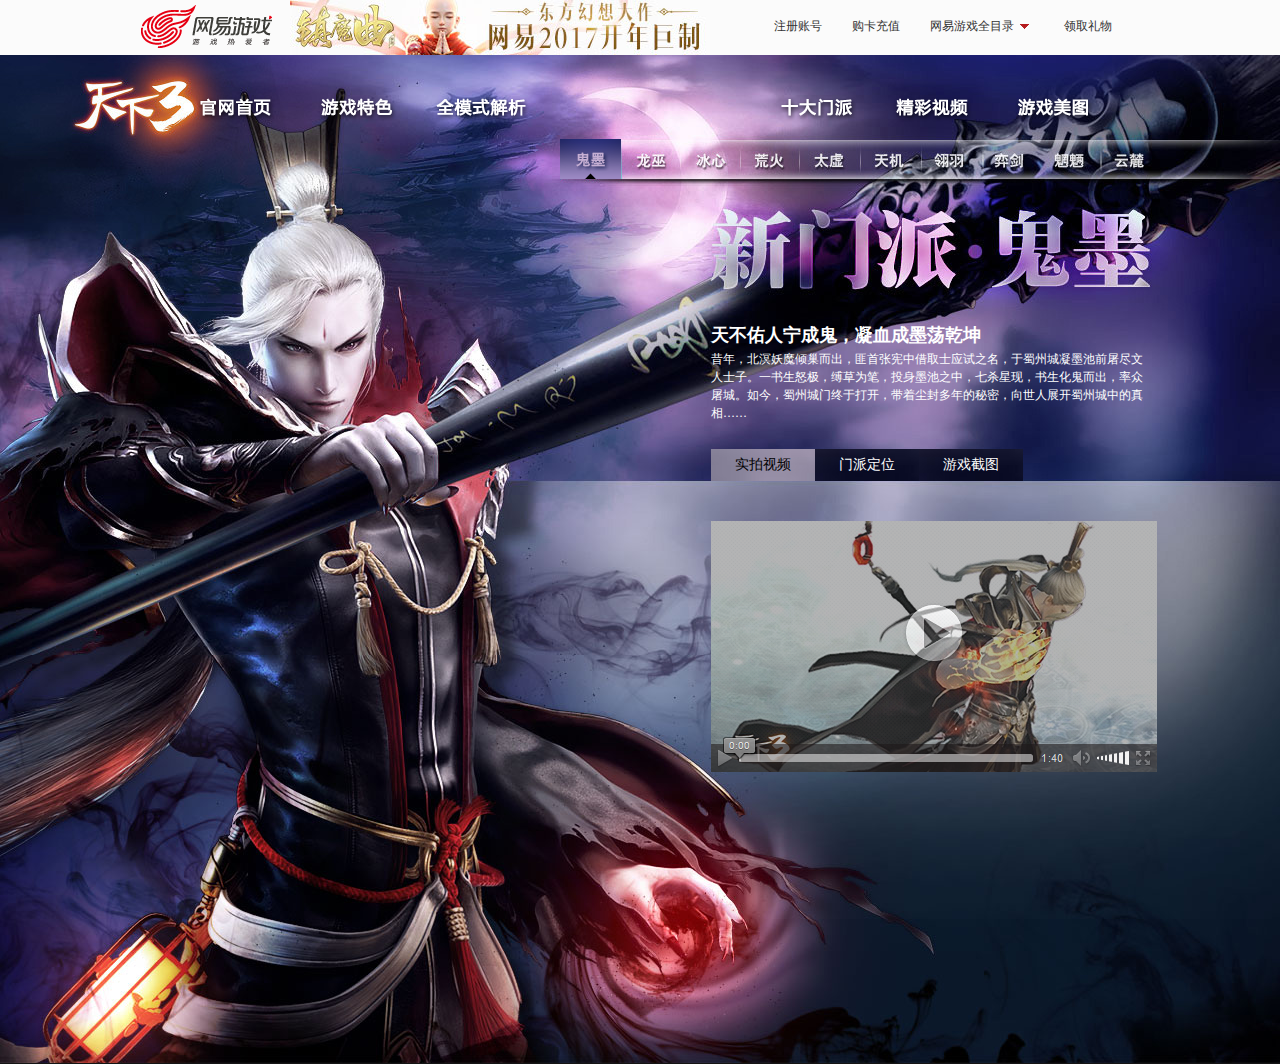
<file: tianxia/guiMo.html>
<!DOCTYPE html>
<html lang="en">
<head>
    <meta charset="UTF-8">
    <title>鬼墨-新门派解析专题</title>
    <meta name="keywords" content="天下三鬼墨">
    <meta name="description" content="全新门派鬼墨，舞气凝墨展示极致国风装备；飞墨万变技能，挥毫溅墨战四方！">
    <link rel="stylesheet" href="css/base.css">
    <link rel="stylesheet" href="css/topNav.css">
    <link rel="stylesheet" href="css/profession/guiMo.css">
    <link rel="shortcut icon" href="favicon.ico">
    <script type="text/javascript" src="js/base.js"></script>
    <script type="text/javascript" src="js/topNav.js"></script>
</head>
<body>
<!--hh-top start-->
<!--<div class="hh-top">
    <div class="w" style="width: 1000px; height: 55px;">
        <div class="hh-logo"><a href="#"><img src="images/logo_top.png" alt=""></a></div>
        <div class="hh-news" id="top_middle_zn"><a href="#"><img src="images/profession/hh-news.jpg" alt=""></a></div>
        <div class="hh-menu">
            <a href="#">注册账号</a>
            <a href="#">购卡充值</a>
            <a href="#" class="catalog">网易游戏全目录</a>
            <a href="#">领取网易严选宝箱</a>
        </div>
    </div>
</div>-->
<!--hh-top end-->

<!--top start-->
<!--<div class="top">
    <div class="top-w">
        &lt;!&ndash;顶部左测logo&ndash;&gt;
        <div class="top-left">
            <a href="http://game.163.com/" target="_blank" class="top-logo">网易游戏</a>
        </div>
        &lt;!&ndash;顶部中间的img广告&ndash;&gt;
        <div class="top-middle" id="top_middle_zn">
            <div class="">
                <img src="images/profession/hh-news.jpg" alt="">
            </div>
            &lt;!&ndash;鼠标悬停显示的大广告&ndash;&gt;
            <div class="top-middle-bottom" style="margin-left: -135px;">
                <a href="#" target="_blank">
                    <img src="images/profession/hh-news-big.jpg" alt="">
                </a>
            </div>
        </div>
        &lt;!&ndash;顶部右侧ul&ndash;&gt;
        <div class="top-right">
            &lt;!&ndash;注册登录&ndash;&gt;
            <ul>
                <li><a href="login.html" target="_blank">注册账号</a></li>
                <li><a href="payGame.html" target="_blank">购卡充值</a></li>
            </ul>
            &lt;!&ndash;游戏全目录&ndash;&gt;
            <div class="catalogue" id="cataloguegame">
                    <span>
                        网易游戏全目录
                        &lt;!&ndash;三角&ndash;&gt;
                        <i class="cataloguei">
                            <s class="catalogues"></s>
                        </i>
                    </span>
                &lt;!&ndash;鼠标悬停显示目录大盒子&ndash;&gt;
                <div class="catalogue-box" id="cataloguegame-box">
                    &lt;!&ndash;移动端&ndash;&gt;
                    <div class="pcgame">
                        <div class="pcgame-top">
                            客户端游戏
                        </div>
                        <div class="pcgame-bottom" id="pcBo">
                            <p>角色扮演</p>
                        </div>
                    </div>
                    &lt;!&ndash;手机端&ndash;&gt;
                    <div class="phonegame">
                        <div class="phonegame-top">
                            手机游戏
                        </div>
                        <div class="phonegame-left">
                            <div class="phonegame-hot" id="phoneBo">
                                <p>热门推荐</p>
                            </div>
                            <div class="phonegame-newone" id="po">
                                <p>新品推荐</p>
                            </div>
                            <div class="phonegame-newtwo" id="potwo">

                            </div>
                            <div class="phonegame-newthree" id="pothree">

                            </div>
                        </div>
                        <div class="more-game">
                            <a href="http://game.163.com/" target="_blank">更多热门手游</a>
                        </div>
                        <div class="phonegame-right">

                        </div>
                    </div>
                    &lt;!&ndash;游戏辅助&ndash;&gt;
                    <div class="assistgame">
                        <div class="assistgame-top">
                            游戏辅助
                        </div>
                        <div class="assistgame-bottom" id="assbottom">

                        </div>
                    </div>
                </div>
            </div>
            &lt;!&ndash;垂直无缝链接&ndash;&gt;
            <div class="getgift" id="giftdiv">
                <div id="lunbo">
                    <a href="http://game.163.com/" target="_blank">领取礼物</a>
                    <a href="http://www.kaola.com/activity/detail/11835.shtml?tag=7cc46fc8c91a33ec9
                          aa62298347b4ede&__da_MmVZMh_zPJ3p1rAsE" target="_blank">游戏充值9.8折</a>
                </div>
            </div>

        </div>
    </div>
</div>-->
<!--top end-->
<!--wrap start-->
<div id="wrap">
    <div class="wrap-inner">
        <div class="wrap-inner-in">
            <div class="wrap-menu">
                <ul>
                    <li class="txt1"><a href="index.html"></a></li>
                    <li class="txt2"><a href="#"></a></li>
                    <li class="txt3"><a href="#"></a></li>
                    <li class="txt4"><a href="#"></a></li>
                    <li class="txt5"><a href="#"></a></li>
                    <li class="txt6"><a href="#"></a></li>
                </ul>
            </div>
            <div class="wrap-main">
                <div class="wrap-main-inner01">
                    <ul>
                        <li><a href="#" class="aBut aBut01">鬼墨</a></li>
                        <li><a href="#" class="aBut aBut02">龙巫</a></li>
                        <li><a href="#" class="aBut aBut03">冰心堂</a></li>
                        <li><a href="#" class="aBut aBut04">荒火</a></li>
                        <li><a href="#" class="aBut aBut05">太虚</a></li>
                        <li><a href="#" class="aBut aBut06">天机</a></li>
                        <li><a href="#" class="aBut aBut07">翎羽</a></li>
                        <li><a href="#" class="aBut aBut08">弈剑</a></li>
                        <li><a href="#" class="aBut aBut09">魍魉</a></li>
                        <li><a href="#" class="aBut aBut10">云麓</a></li>
                    </ul>
                </div>
                <div class="intro">
                    <h2>天不佑人宁成鬼，凝血成墨荡乾坤</h2>
                    <p>
                        昔年，北溟妖魔倾巢而出，匪首张宪中借取士应试之名，于蜀州城凝墨池前屠尽文人士子。一书生怒极，缚草为笔，投身墨池之中，七杀星现，书生化鬼而出，率众屠城。如今，蜀州城门终于打开，带着尘封多年的秘密，向世人展开蜀州城中的真相……</p>
                    <!--<a href="#" target="_blank" class="btn">+ 更多</a>-->

                </div>


                <div class="mainCont">
                    <div class="nav">
                        <ul class="g-clr">
                            <li class="current"><a href="javascript:void(0)" class="li_1">实拍视频</a></li>
                            <li class=""><a href="javascript:void(0)" class="li_0">门派定位</a></li>
                            <li class=""><a href="javascript:void(0)" class="li_2">游戏截图</a></li>
                        </ul>
                    </div>
                    <div class="article current">
                        <div id="videoShow">
                            <img src="images/profession/shipin.png" alt="">
                        </div>

                    </div>
                    <div class="article">
                        <img class="radar" src="images/profession/radar.jpg" alt="鬼墨雷达图">
                        <div class="roleIntro">
                            <h2>关键词：召唤，阵地，爆发</h2>
                            <ul>
                                <li>绘物成真，召唤守护者辅助战斗。</li>
                                <li>以静制动，擅长阵地战的戾影。</li>
                                <li>凝墨于心，爆发出极强战斗力。</li>
                                <li>团队中的多面手，不惧近身战斗的法系职业。</li>
                            </ul>
                        </div>
                    </div>

                    <div class="article">
                        <div id="SlideWrap">
                            <span class="prev">prev</span><span class="next">next</span>
                            <div class="ImgList">
                                <ul class="PicList g-clr">
                                    <li>
                                        <a href="images/profession/gm01.jpg">
                                            <img src="images/profession/gm01.jpg"
                                                 alt="鬼墨游戏截图" width="445" height="225">
                                        </a>
                                    </li>
                                    <li>
                                        <a href="images/profession/gm02.jpg">
                                            <img src="images/profession/gm02.jpg"
                                                 alt="鬼墨游戏截图" width="445" height="225">
                                        </a>
                                    </li>
                                    <li>
                                        <a href="images/profession/gm03b.jpg">
                                            <img src="images/profession/gm03.jpg"
                                                 alt="鬼墨游戏截图" width="445" height="225">
                                        </a>
                                    </li>
                                    <li>
                                        <a href="images/profession/gm04b.jpg">
                                            <img src="images/profession/gm04.jpg"
                                                 alt="鬼墨游戏截图" width="445" height="225">
                                        </a>
                                    </li>
                                </ul>
                            </div>
                        </div>

                    </div>
                </div>


            </div>

            <!--footer start-->
            <!--<div class="profession footer">-->
                <!--<p>-->
                    <!--<a href="#">公司简介</a> - <a href="#">客户服务</a> - <a href="#">相关法律</a> - <a href="#">网易游戏</a> - <a-->
                        <!--href="#">联系我们</a> - <a href="#">商务合作</a> - <a href="#">加入我们</a>-->
                <!--</p>-->
                <!--<p>杭州****科技有限公司版权所有 &copy;1997-2017</p>-->
                <!--<p>由广州**计算机系统有限公司授权杭州****科技有限公司使用</p>-->
            <!--</div>-->
            <!--footer end-->
        </div>
    </div>
</div>
<!--wrap end-->
<script src="js/jquery-1.12.2.js"></script>
<script src="js/profession/profession.js"></script>
</body>
</html>
</file>
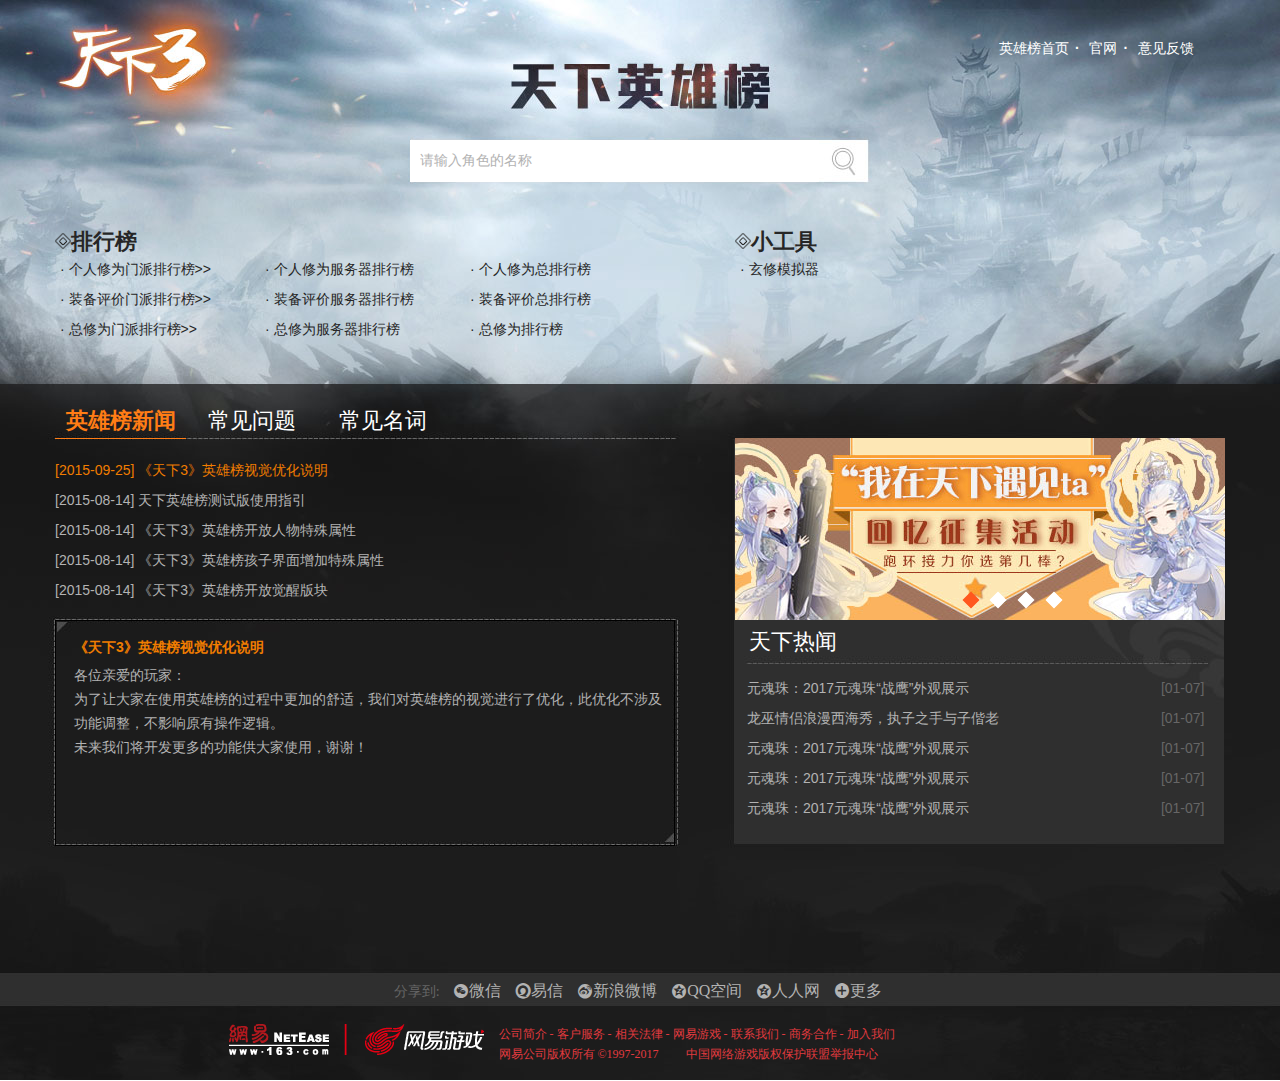
<file: tianxia/heroList.html>
<!DOCTYPE html>
<html lang="en">
<head>
    <meta charset="UTF-8">
    <title>《天下3》英雄榜 -《天下3》官方网站—首款全模式3D玄幻网游</title>
    <link rel="shortcut icon" href="favicon.ico">
    <link rel="stylesheet" href="css/heroList.css">
    <link rel="stylesheet" href="css/iconfont/iconfont.css">
    <script src="js/jquery-1.12.2.js"></script>
    <script src="js/heroList.js"></script>
</head>
<body>
<div id="bg">
    <!--顶部文字-->
    <div class="top w">
       <a href="#" target="_blank" class="logo">天下3</a>
        <div class="top-cont">
            <a href="#">英雄榜首页</a><span>·</span>
            <a href="index.html">官网</a><span>·</span>
            <a href="#">意见反馈</a>
        </div>
    </div>
    <!--搜索框和排行榜-->
    <div class="search w">
        <!--搜索框-->
        <div class="search-frame">
            <input type="text" value="请输入角色的名称" title="请输入角色名，如果只记得部分关键字请按顺序用空格分开" id="searchTtx" class="searchTtx"/>
            <button id="searchBtn" class="searchBtn"></button>
        </div>
        <!--排行榜和小工具-->
        <div class="search-cont">
            <!--排行榜-->
            <div class="ranklist fl">
                <h3>排行榜</h3>
                <ul>
                    <li>
                        <a href="#">· 个人修为门派排行榜>></a>
                        <ul class="hoverBox">
                            <li><a href="#">荒火教</a></li>
                            <li><a href="#">天机营</a></li>
                            <li><a href="#">翎羽山庄</a></li>
                            <li><a href="#">魍魉</a></li>
                            <li><a href="#">太虚观</a></li>
                            <li><a href="#">云麓仙居</a></li>
                            <li><a href="#">冰心堂</a></li>
                            <li><a href="#">弈剑听雨阁</a></li>
                            <li><a href="#">鬼墨</a></li>
                            <li><a href="#">龙巫宫</a></li>
                            <li><a href="#">幽篁国</a></li>
                        </ul>
                    </li>
                    <li>
                        <a href="#">· 个人修为服务器排行榜</a>
                    </li>
                    <li>
                        <a href="#">· 个人修为总排行榜</a>
                    </li>

                    <li>
                        <a href="#">· 装备评价门派排行榜>></a>
                        <ul class="hoverBox">
                            <li><a href="#">荒火教</a></li>
                            <li><a href="#">天机营</a></li>
                            <li><a href="#">翎羽山庄</a></li>
                            <li><a href="#">魍魉</a></li>
                            <li><a href="#">太虚观</a></li>
                            <li><a href="#">云麓仙居</a></li>
                            <li><a href="#">冰心堂</a></li>
                            <li><a href="#">弈剑听雨阁</a></li>
                            <li><a href="#">鬼墨</a></li>
                            <li><a href="#">龙巫宫</a></li>
                            <li><a href="#">幽篁国</a></li>
                        </ul>
                    </li>
                    <li>
                        <a href="#">· 装备评价服务器排行榜</a>
                    </li>
                    <li>
                        <a href="#">· 装备评价总排行榜</a>
                    </li>

                    <li>
                        <a href="#">· 总修为门派排行榜>></a>
                        <ul class="hoverBox">
                            <li><a href="#">荒火教</a></li>
                            <li><a href="#">天机营</a></li>
                            <li><a href="#">翎羽山庄</a></li>
                            <li><a href="#">魍魉</a></li>
                            <li><a href="#">太虚观</a></li>
                            <li><a href="#">云麓仙居</a></li>
                            <li><a href="#">冰心堂</a></li>
                            <li><a href="#">弈剑听雨阁</a></li>
                            <li><a href="#">鬼墨</a></li>
                            <li><a href="#">龙巫宫</a></li>
                            <li><a href="#">幽篁国</a></li>
                        </ul>
                    </li>
                    <li>
                        <a href="#">· 总修为服务器排行榜</a>
                    </li>
                    <li>
                        <a href="#">· 总修为排行榜</a>
                    </li>

                </ul>
            </div>
            <!--小工具-->
            <div class="tool fr">
                <h3>小工具</h3>
                <ul>
                    <li>
                        <a href="#">· 玄修模拟器</a>
                    </li>
                </ul>
            </div>
        </div>
    </div>
    <!--联想框-->
    <ul class="search-tips" id="searchTips"></ul>
    <!--主要内容部分-->
    <div class="cont-main w clearfix">
        <!--主要内容左-->
        <div class="cont-main-left fl">
            <div class="tab">
                <!--tab栏标题-->
                <ul class="title">
                    <li class="current">英雄榜新闻</li>
                    <li>常见问题</li>
                    <li>常见名词</li>
                </ul>
                <!--tab栏内容-->
                <div class="tab-con">
                    <!--英雄榜新闻内容-->
                    <ul class="selected">
                        <li>
                            <a href="#">
                                <span>[2015-09-25]</span>
                                《天下3》英雄榜视觉优化说明
                            </a>
                        </li>
                        <li>
                            <a href="#">
                                <span>[2015-08-14]</span>
                                天下英雄榜测试版使用指引
                            </a>
                        </li>
                        <li>
                            <a href="#">
                                <span>[2015-08-14]</span>
                                《天下3》英雄榜开放人物特殊属性
                            </a>
                        </li>
                        <li>
                            <a href="#">
                                <span>[2015-08-14]</span>
                                《天下3》英雄榜孩子界面增加特殊属性
                            </a>
                        </li>
                        <li>
                            <a href="#">
                                <span>[2015-08-14]</span>
                                《天下3》英雄榜开放觉醒版块
                            </a>
                        </li>
                    </ul>
                    <!--常见问题内容-->
                    <ul>
                        <li>
                            <a href="#">1、英雄榜是什么？</a>
                        </li>
                        <li>
                            <a href="#">2、我能在英雄榜上查找什么？</a>
                        </li>
                        <li>
                            <a href="#">3、英雄榜推荐和支持的浏览器有哪些？</a>
                        </li>
                        <li>
                            <a href="#">4、为什么我的角色信息不显示？</a>
                        </li>
                        <li>
                            <a href="#">5、为什么我找不到自己的低级角色？</a>
                        </li>
                    </ul>
                    <!--常见名词内容-->
                    <ul>
                        <li>
                            <a href="#">1、什么是装备加护？</a>
                        </li>
                        <li>
                            <a href="#">2、什么是翅膀？</a>
                        </li>
                        <li>
                            <a href="#">3、什么是装备特技？</a>
                        </li>
                    </ul>
                </div>
            </div>


            <!--优化说明-->
            <div class="explain">
                <h3>《天下3》英雄榜视觉优化说明</h3>
                <div class="explain-cont">
                    <p>各位亲爱的玩家：</p>
                    <p>为了让大家在使用英雄榜的过程中更加的舒适，我们对英雄榜的视觉进行了优化，此优化不涉及</p>
                    <p>功能调整，不影响原有操作逻辑。</p>
                    <p>未来我们将开发更多的功能供大家使用，谢谢！</p>
                </div>
            </div>
        </div>
        <!--主要内容右-->
        <div class="cont-main-right fr">
            <!--轮播图-->
            <div class="pics">
                <div class="pics-imgs" id="picImgs">
                    <a href="#" title="回忆征集活动" target="_blank" class="showcurrent">
                        <img src="images/heroList/small-banner1.jpg" alt="">
                    </a>
                    <a href="#" title="凛冬" target="_blank">
                        <img src="images/heroList/small-banner5.jpg" alt="">
                    </a>
                    <a href="#" title="决战禁忌之巅" target="_blank">
                        <img src="images/heroList/small-banner6.jpg" alt="">
                    </a>
                    <a href="#" title="技冠天下" target="_blank">
                        <img src="images/heroList/small-banner7.jpg" alt="">
                    </a>
                </div>
                <!--小按钮-->
                <div class="pics-btns" id="picBtns">
                    <a class="hover"></a>
                    <a></a>
                    <a></a>
                    <a></a>
                </div>
            </div>
            <!--天下热闻-->
            <div class="hot-news">
                <h3>天下热闻</h3>
                <ul>
                    <li>
                        <a href="#">元魂珠：2017元魂珠“战鹰”外观展示</a>
                        <span>[01-07]</span>
                    </li>
                    <li>
                        <a href="#">龙巫情侣浪漫西海秀，执子之手与子偕老</a>
                        <span>[01-07]</span>
                    </li>
                    <li>
                        <a href="#">元魂珠：2017元魂珠“战鹰”外观展示</a>
                        <span>[01-07]</span>
                    </li>
                    <li>
                        <a href="#">元魂珠：2017元魂珠“战鹰”外观展示</a>
                        <span>[01-07]</span>
                    </li>
                    <li>
                        <a href="#">元魂珠：2017元魂珠“战鹰”外观展示</a>
                        <span>[01-07]</span>
                    </li>

                </ul>
            </div>
        </div>
    </div>
    <!--footer-->
    <div class="footer w">
        <div class="footer-t">
            <span>分享到:</span>
            <ul>
                <li>
                    <a href="#" class="iconfont icon-weixin">微信
                        <span></span>
                        <em></em>
                    </a>
                </li>
                <li>
                    <a href="#" class="iconfont icon-yixin">易信
                        <span></span>
                        <em></em>
                    </a>
                </li>
                <li>
                    <a href="#" class="iconfont icon-xinlang">新浪微博
                        <span></span>
                        <em></em>
                    </a>
                </li>
                <li>
                    <a href="#" class="iconfont icon-qqkongjian">QQ空间
                        <span></span>
                        <em></em>
                    </a>
                </li>
                <li>
                    <a href="#" class="iconfont icon-qqkongjian">人人网
                        <span></span>
                        <em></em>
                    </a>
                </li>
                <li>
                    <a href="#" id="showmore" class="iconfont icon-icontianjia01">更多
                        <span></span>
                        <em></em>
                    </a>
                </li>
            </ul>
            <div class="showmore">
                <ul>
                    <li >
                        <a href="#" class="txwb" >腾讯微博</a>
                    </li>
                    <li>
                        <a href="#" class="qqfriend">QQ好友</a>
                    </li>
                    <li>
                        <a href="#" class="douban">豆瓣</a>
                    </li>
                    <li>
                        <a href="#" class="baidutb">百度贴吧</a>
                    </li>
                </ul>
            </div>
        </div>
        <div class="footer-b">
            <p>
                <span class="footer-b-imgs fl">
                    <a href="#">
                        <img src="images/heroList/netease.2.png" alt="">
                    </a>
                    <a href="#">
                        <img src="images/heroList/nie.2.png" alt="">
                    </a>
                </span>
                <span class="footer-b-cont fl">
                    <span>
                        <a href="#">公司简介</a> -
                        <a href="#">客户服务</a> -
                        <a href="#">相关法律</a> -
                        <a href="#">网易游戏</a> -
                        <a href="#">联系我们</a> -
                        <a href="#">商务合作</a> -
                        <a href="#">加入我们</a>
                    </span>
                    <br>
                    <span>网易公司版权所有 ©1997-2017　　  
                        <a href="#">中国网络游戏版权保护联盟举报中心</a>
                    </span>
                </span>
            </p>
        </div>
    </div>
</div>
<script>
    //tab栏切换
    //设置样式
    $(".tab-con>ul>li:eq(0)").find("a").css("color","#F17D00");
    $(".title>li").mouseover(function(){
        $(this).addClass("current").siblings("li").removeClass("current");
        var index = $(this).index();
        //与title li相对应的索引的ul应用selected类样式
        $(".tab-con>ul:eq("+index+")").addClass("selected").siblings("ul").removeClass("selected");
    });

    //h3设置样式
    $(".explain>h3").css({"color":"#F17D00","fontWeight":"700"});

    //轮播图
    $(".pics-btns>a").mouseover(function(){
        $(this).addClass("hover").siblings("a").removeClass("hover");
        var index = $(this).index();
        //与小按钮对应的a应用showcurrent样式
        $(".pics-imgs>a:eq("+index+")").addClass("showcurrent").siblings("a").removeClass("showcurrent");
    });
    var setId=null;
    var index=0;
    setId=setInterval(showAndHide,2000);
    function showAndHide(){
            index++;
            if(index>=4){
                index=0;
            }
            $(".pics-imgs>a:eq("+index+")").addClass("showcurrent").siblings("a").removeClass("showcurrent");
            $(".pics-btns>a:eq("+index+")").addClass("hover").siblings("a").removeClass("hover");
    }
    //进入清空计时器
    $(".pics-imgs").mouseover(function(){
        clearInterval(setId);
    }).mouseout(function(){
        setId=setInterval(showAndHide,2000);
    });

    //显示更多
    $("#showmore").mouseover(function(){
        $(".showmore").show();
    }).mouseout(function(){
       $(".showmore").hide(1000);
    });


</script>

</body>
</html>
</file>
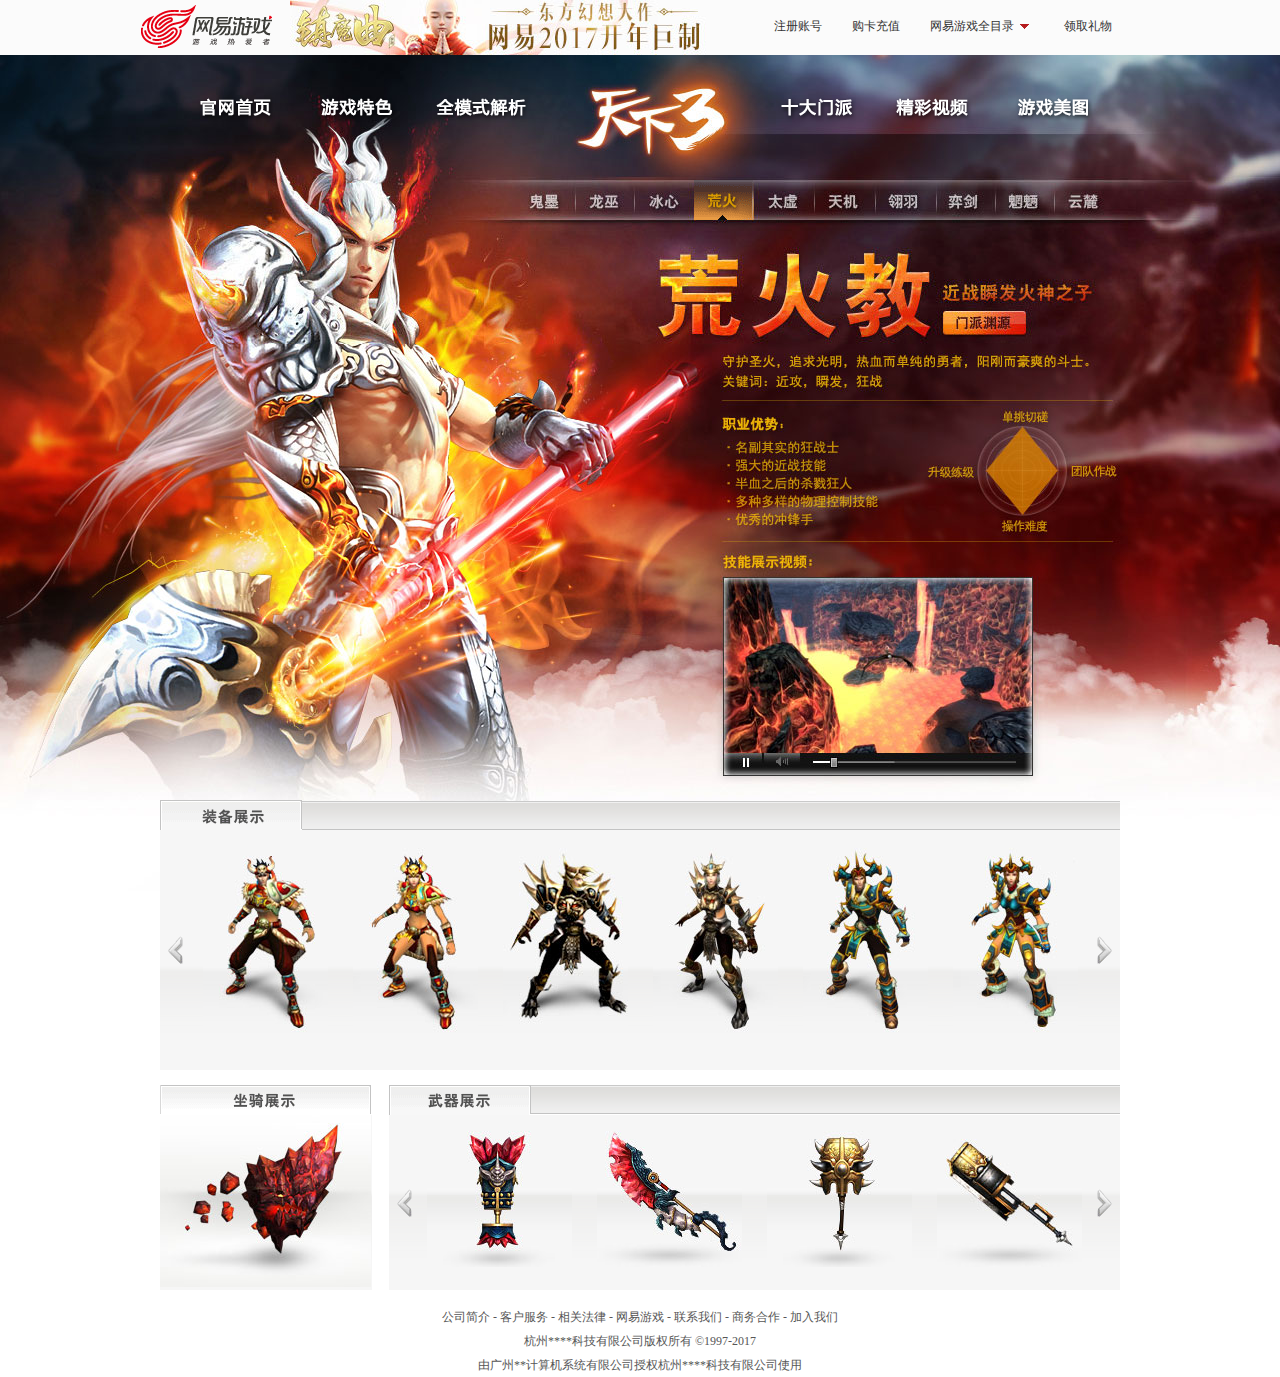
<file: tianxia/huangHuo.html>
<!DOCTYPE html>
<html lang="en">
<head>
    <meta charset="UTF-8">
    <title>荒火教-国风幻想 史诗世界</title>
    <meta name="keywords" content="荒火教,天下3荒火教,荒火教装备,荒火教武器,荒火教坐骑">
    <meta name="description" content="荒火教">
    <link rel="stylesheet" href="css/base.css">
    <link rel="stylesheet" href="css/topNav.css">
    <link rel="stylesheet" href="css/profession/huangHuo.css">
    <link rel="shortcut icon" href="favicon.ico">
    <script type="text/javascript" src="js/base.js"></script>
    <script type="text/javascript" src="js/topNav.js"></script>
</head>
<body>
<!--hh-top start-->
<!--<div class="hh-top">
    <div class="w" style="width: 1000px; height: 55px;">
        <div class="hh-logo"><a href="#"><img src="images/logo_top.png" alt=""></a></div>
        <div class="hh-news"><a href="#"><img src="images/p<link rel="shortcut icon" href="favicon.ico">rofession/hh-news.jpg" alt=""></a></div>
        <div class="hh-menu">
            <a href="#">注册账号</a>
            <a href="#">购卡充值</a>
            <a href="#" class="catalog">网易游戏全目录</a>
            <a href="#">领取网易严选宝箱</a>
        </div>
    </div>
</div>-->
<!--hh-top end-->
<!--wrap start-->
<div id="wrap">
    <div class="wrap-inner">
        <div class="wrap-inner-in">
            <div class="wrap-menu">
                <ul>
                    <li class="txt1"><a href="index.html"></a></li>
                    <li class="txt2"><a href="#"></a></li>
                    <li class="txt3"><a href="#"></a></li>
                    <li class="txt4"><a href="#"></a></li>
                    <li class="txt5"><a href="#"></a></li>
                    <li class="txt6"><a href="#"></a></li>
                </ul>
            </div>
            <div class="wrap-main">
                <div class="wrap-main-inner01">
                    <ul>
                        <li><a href="#" class="aBut aBut01">鬼墨</a></li>
                        <li><a href="#" class="aBut aBut02">龙巫</a></li>
                        <li><a href="#" class="aBut aBut03">冰心堂</a></li>
                        <li><a href="#" class="aBut aBut04">荒火</a></li>
                        <li><a href="#" class="aBut aBut05">太虚</a></li>
                        <li><a href="#" class="aBut aBut06">天机</a></li>
                        <li><a href="#" class="aBut aBut07">翎羽</a></li>
                        <li><a href="#" class="aBut aBut08">弈剑</a></li>
                        <li><a href="#" class="aBut aBut09">魍魉</a></li>
                        <li><a href="#" class="aBut aBut10">云麓</a></li>
                    </ul>
                </div>
            </div>
            <!--reveal start-->
            <div class="profession">
                <div class="equipment-reveal">
                    <div class="equipment-reveal-title">
                        <h2>荒火装备攻略</h2>
                    </div>
                    <div class="equipment-reveal-main" id="mySquery">
                        <div class="equipment-reveal-main-body">
                            <div id="mySquery01" style="height: 205px;position: absolute;">
                                <ul>
                                    <li><a href="#"><img src="images/profession/hh_01.jpg" alt=""></a></li>
                                    <li><a href="#"><img src="images/profession/hh_02.jpg" alt=""></a></li>
                                    <li><a href="#"><img src="images/profession/hh_03.jpg" alt=""></a></li>
                                    <li><a href="#"><img src="images/profession/hh_04_002.jpg" alt=""></a></li>
                                    <li><a href="#"><img src="images/profession/hh_05.jpg" alt=""></a></li>
                                    <li><a href="#"><img src="images/profession/hh_06_002.jpg" alt=""></a></li>
                                    <li><a href="#"><img src="images/profession/hh_07_002.jpg" alt=""></a></li>
                                    <li><a href="#"><img src="images/profession/hh_08.jpg" alt=""></a></li>
                                </ul>
                            </div>

                        </div>
                        <a href="javascript:;" class="aBut aBut-Left" id="aBut-Left-big"></a>
                        <a href="javascript:;" class="aBut aBut-Right" id="aBut-Right-big"></a>
                    </div>
                </div>

                <!--坐骑、武器-->
                <div class="sit-reveal">
                    <h2>荒火教坐骑</h2>
                    <div class="sit-reveal-body">
                        <img src="images/profession/hh.jpg" alt="">
                    </div>
                </div>

                <div class="weapon-reveal">
                    <div class="weapon-reveal-title">
                        <h2>荒火教武器大全</h2>
                    </div>
                    <div class="weapon-reveal-body" id="armHh">
                        <div class="weapon-reveal-body-main">
                            <div id="armHh01" style="height: 166px;position:absolute;">
                                <ul>
                                    <li><a href="#"><img src="images/profession/hh_01_002.jpg" alt=""></a></li>
                                    <li><a href="#"><img src="images/profession/hh_02_002.jpg" alt=""></a></li>
                                    <li><a href="#"><img src="images/profession/hh_03_002.jpg" alt=""></a></li>
                                    <li><a href="#"><img src="images/profession/hh_04.jpg" alt=""></a></li>
                                    <li><a href="#"><img src="images/profession/hh_05_002.jpg" alt=""></a></li>
                                    <li><a href="#"><img src="images/profession/hh_06.jpg" alt=""></a></li>
                                    <li><a href="#"><img src="images/profession/hh_07.jpg" alt=""></a></li>
                                </ul>
                            </div>

                        </div>
                        <a href="javascript:;" class="aBut aBut-Left" id="aBut-Left-small"></a>
                        <a href="javascript:;" class="aBut aBut-Right" id="aBut-Right-small"></a>
                    </div>
                </div>
                <div style="clear: both;"></div>
            </div>

            <!--reveal end-->
            <!--footer start-->
            <div class="profession footer">
                <p>
                    <a href="#">公司简介</a> - <a href="#">客户服务</a> - <a href="#">相关法律</a> - <a href="#">网易游戏</a> - <a
                        href="#">联系我们</a> - <a href="#">商务合作</a> - <a href="#">加入我们</a>
                </p>
                <p>杭州****科技有限公司版权所有 &copy;1997-2017</p>
                <p>由广州**计算机系统有限公司授权杭州****科技有限公司使用</p>
            </div>
            <!--footer end-->
        </div>
    </div>
</div>
<!--wrap end-->
<script src="js/jquery-1.12.2.js"></script>
<script src="js/profession/profession.js"></script>
<script>

    mySqure("#mySquery01", "#aBut-Left-big", "#aBut-Right-big", "#mySquery");
    mySqure("#armHh01", "#aBut-Left-small", "#aBut-Right-small", "#armHh");


</script>
</body>
</html>
</file>
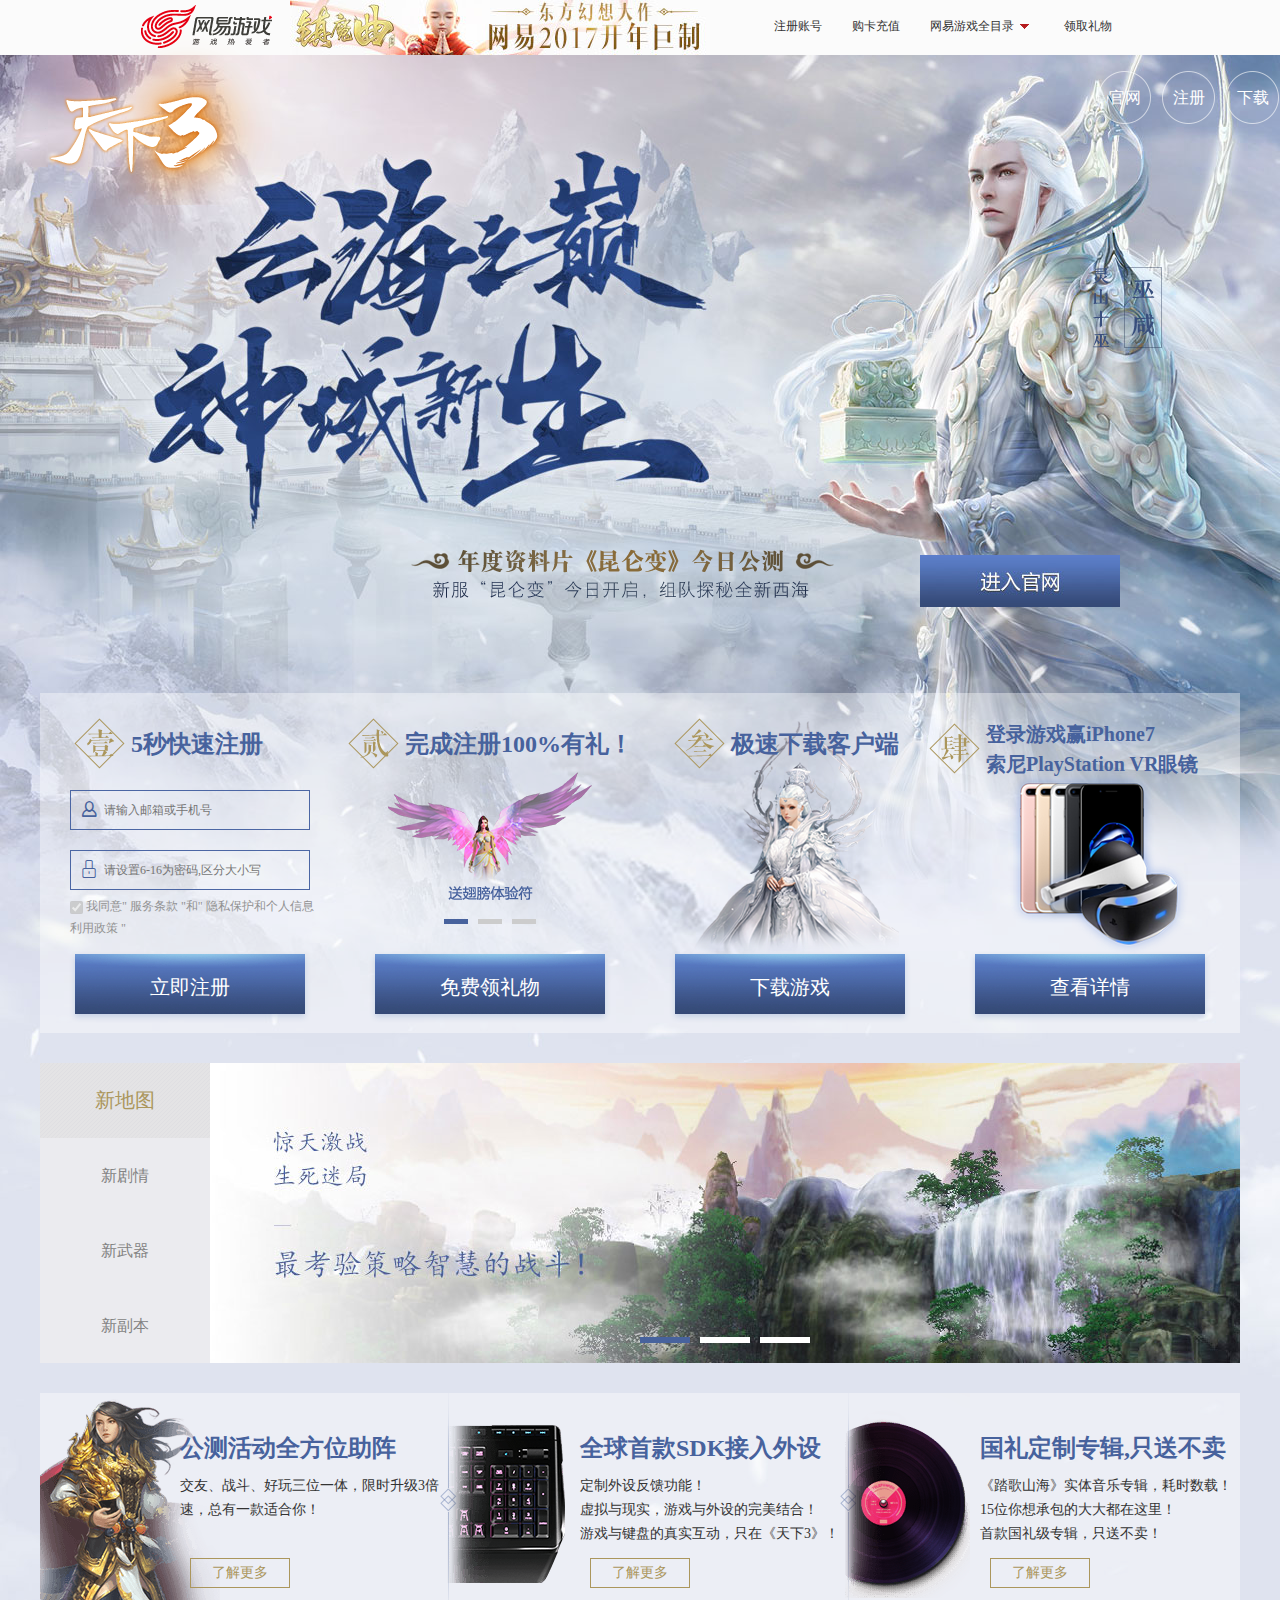
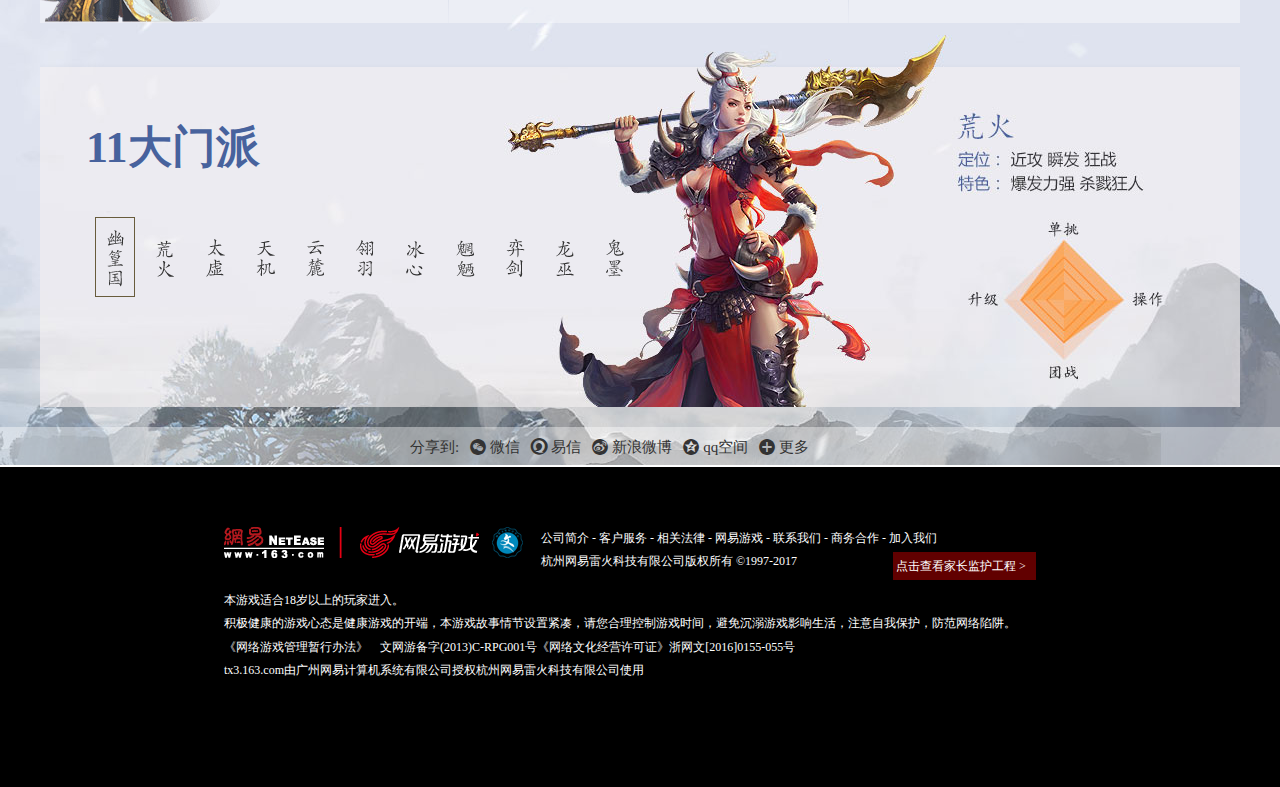
<file: tianxia/kunlunbian.html>
<!DOCTYPE html>
<html lang="en">
<head>
    <meta charset="UTF-8">
    <title>昆仑变</title>
    <link rel="stylesheet" href="css/base.css">
    <link rel="stylesheet" href="css/topNav.css">
    <link rel="stylesheet" href="css/kunlunbian.css">
    <link rel="stylesheet" href="css/iconfont/iconfont.css">
    <link rel="shortcut icon" href="favicon.ico">
    <script type="text/javascript" src="js/base.js"></script>
    <script type="text/javascript" src="js/topNav.js"></script>
</head>
<body>
<div>
    <!--主体部分开始 by孙美红 2017-1-11 -->
    <div class="container">
        <div class="container-top">
            <div class="logo"><a href="">天下3</a></div>
            <div class="nav">
                <a href="index.html">官网</a>
                <a href="#">注册</a>
                <a href="#">下载</a>
            </div>

            <div class="container-subname">
            </div>
            <div class="container-sub-topic">
            </div>
            <a href="index.html" class="container-enter"></a>
        </div>

        <!--快速注册部分开始-->
        <div class="fast-register w">
            <ul>
                <li>
                    <h2>
                        <span>
                            <i class="fr-title-icon1"></i>
                            5秒快速注册
                        </span>
                    </h2>
                    <div class="fr-content">
                        <div class="fr-inputbox">
                            <i class="iconfont icon-iconfontuser2"></i> <input type="text" id="username"
                                                                               placeholder="请输入邮箱或手机号"/>
                        </div>
                        <div class="fr-inputbox">
                            <i class="iconfont icon-mima"></i><input type="password" id="userpwd"
                                                                     placeholder="请设置6-16为密码,区分大小写"/>
                        </div>

                        <div class="fr-agree">
                            <input type="checkbox" checked="checked" disabled="disabled"> 我同意"<a href="#">
                            服务条款 </a>"和"<a href="#"> 隐私保护和个人信息利用政策 </a>"
                        </div>
                    </div>

                    <input type="button" value="立即注册" class="fr-btn"/>
                </li>
                <li>
                    <h2 class="two">
                        <span>
                            <i class="fr-title-icon2"></i>
                            完成注册100%有礼！
                        </span>
                    </h2>
                    <div class="fr-content">
                        <div class="fr-imglist">
                            <ul class="fr-img-box">
                                <li><img src="images/kunlunbian/lb1.png"/></li>
                                <li><img src="images/kunlunbian/lb2.png"/></li>
                                <li><img src="images/kunlunbian/lb3.png"/></li>
                            </ul>
                            <ul class="fr-img-btn">
                                <li></li>
                                <li></li>
                                <li></li>
                            </ul>
                        </div>
                    </div>
                    <input type="button" value="免费领礼物" class="fr-btn"/>
                </li>
                <li>
                    <h2>
                        <span>
                            <i class="fr-title-icon3"></i>
                            极速下载客户端
                        </span>
                    </h2>
                    <div class="fr-content">

                        <div class="fr-download">

                        </div>

                    </div>
                    <input type="button" value="下载游戏" class="fr-btn"/>
                </li>
                <li>
                    <h2 class="four">
                        <span>
                            <i class="fr-title-icon4"></i>
                            登录游戏赢iPhone7<br>索尼PlayStation VR眼镜
                        </span>
                    </h2>
                    <div class="fr-content">
                        <div class="fr-more">

                        </div>
                    </div>
                    <input type="button" value="查看详情" class="fr-btn"/>

                </li>
            </ul>
        </div>
        <!--快速注册部分结束-->

        <!--新地图 新剧情 新武器 新副本 部分开始 -->
        <div class="newblock w">
            <!--左侧菜单-->
            <div class="new-left">
                <ul>
                    <li>新地图</li>
                    <li>新剧情</li>
                    <li>新武器</li>
                    <li>新副本</li>
                </ul>
            </div>
            <!--右侧图片区-->
            <div class="new-right">

                <div class="new-imglist" style="display: block;">
                    <ul class="new-img-box">
                        <li><img src="images/kunlunbian/dt1-1.jpg" alt=""></li>
                        <li><img src="images/kunlunbian/dt1-2.jpg" alt=""></li>
                        <li><img src="images/kunlunbian/dt1-3.jpg" alt=""></li>
                    </ul>
                    <ul class="new-img-btn">
                        <li></li>
                        <li></li>
                        <li></li>
                    </ul>
                </div>

                <div class="new-imglist" style="display: block;">
                    <ul class="new-img-box">
                        <li><img src="images/kunlunbian/dt2-1.jpg" alt=""></li>
                        <li><img src="images/kunlunbian/dt2-2.jpg" alt=""></li>
                        <li><img src="images/kunlunbian/dt2-3.jpg" alt=""></li>
                    </ul>
                    <ul class="new-img-btn">
                        <li></li>
                        <li></li>
                        <li></li>
                    </ul>
                </div>

                <div class="new-imglist" style="display: block;">
                    <ul class="new-img-box">
                        <li><img src="images/kunlunbian/dt3-1.jpg" alt=""></li>
                        <li><img src="images/kunlunbian/dt3-2.jpg" alt=""></li>
                        <li><img src="images/kunlunbian/dt3-3.jpg" alt=""></li>
                    </ul>
                    <ul class="new-img-btn">
                        <li></li>
                        <li></li>
                        <li></li>
                    </ul>
                </div>

                <div class="new-imglist" style="display: block;">
                    <ul class="new-img-box">
                        <li><img src="images/kunlunbian/dt4-1.jpg" alt=""></li>
                        <li><img src="images/kunlunbian/dt4-2.jpg" alt=""></li>
                        <li><img src="images/kunlunbian/dt4-3.jpg" alt=""></li>
                    </ul>
                    <ul class="new-img-btn">
                        <li></li>
                        <li></li>
                        <li></li>
                    </ul>
                </div>

            </div>
        </div>
        <!--新地图 新剧情 新武器 新副本 部分结束-->

        <!--公测活动等部分开始-->
        <div class="huodong w">
            <ul>
                <li>
                    <div class="hd-left hd1">
                    </div>
                    <div class="hd-right">
                        <div class="hd-txt">
                            <h3>公测活动全方位助阵</h3>
                            <p>交友、战斗、好玩三位一体，限时升级3倍速，总有一款适合你！</p>
                        </div>
                        <a href="#">了解更多</a>
                    </div>
                </li>
                <li>
                    <div class="hd-split"></div>
                    <div class="hd-left hd2"></div>
                    <div class="hd-right">
                        <div class="hd-txt">
                            <h3>全球首款SDK接入外设</h3>
                            <p>定制外设反馈功能！<br>
                                虚拟与现实，游戏与外设的完美结合！<br>
                                游戏与键盘的真实互动，只在《天下3》！</p>
                        </div>
                        <a href="#">了解更多</a>
                    </div>
                </li>
                <li>
                    <div class="hd-split"></div>
                    <div class="hd-left hd3"></div>
                    <div class="hd-right">
                        <div class="hd-txt">
                            <h3>国礼定制专辑,只送不卖</h3>
                            <p>《踏歌山海》实体音乐专辑，耗时数载！<br>
                                15位你想承包的大大都在这里！<br>
                                首款国礼级专辑，只送不卖！</p>
                        </div>
                        <a href="#">了解更多</a>
                    </div>
                </li>

            </ul>
        </div>
        <!--公测活动等部分结束-->

        <!--11大门派开始-->
        <div class="menpai w">

            <h3>11大门派</h3>

            <div class="menpai-namelist">
                <a href="#"><img src="images/kunlunbian/mpn1.png" alt=""></a>
                <a href="#"><img src="images/kunlunbian/mpn2.png" alt=""></a>
                <a href="#"><img src="images/kunlunbian/mpn3.png" alt=""></a>
                <a href="#"><img src="images/kunlunbian/mpn4.png" alt=""></a>
                <a href="#"><img src="images/kunlunbian/mpn5.png" alt=""></a>
                <a href="#"><img src="images/kunlunbian/mpn6.png" alt=""></a>
                <a href="#"><img src="images/kunlunbian/mpn7.png" alt=""></a>
                <a href="#"><img src="images/kunlunbian/mpn8.png" alt=""></a>
                <a href="#"><img src="images/kunlunbian/mpn9.png" alt=""></a>
                <a href="#"><img src="images/kunlunbian/mpn10.png" alt=""></a>
                <a href="#"><img src="images/kunlunbian/mpn11.png" alt=""></a>
            </div>

            <div class="menpai-imglist">
                <a href="#" class="mpbox1"><img src="images/kunlunbian/mp1.jpg" alt=""></a>
                <a href="#" class="mpbox2"><img src="images/kunlunbian/mp2.jpg" alt=""></a>
                <a href="#" class="mpbox3"><img src="images/kunlunbian/mp3.jpg" alt=""></a>
                <a href="#" class="mpbox4"><img src="images/kunlunbian/mp4.jpg" alt=""></a>
                <a href="#" class="mpbox5"><img src="images/kunlunbian/mp5.jpg" alt=""></a>
                <a href="#" class="mpbox6"><img src="images/kunlunbian/mp6.jpg" alt=""></a>
                <a href="#" class="mpbox7"><img src="images/kunlunbian/mp7.jpg" alt=""></a>
                <a href="#" class="mpbox8"><img src="images/kunlunbian/mp8.jpg" alt=""></a>
                <a href="#" class="mpbox9"><img src="images/kunlunbian/mp9.jpg" alt=""></a>
                <a href="#" class="mpbox10"><img src="images/kunlunbian/mp10.jpg" alt=""></a>
                <a href="#" class="mpbox11"><img src="images/kunlunbian/mp11.jpg" alt=""></a>
            </div>

        </div>
        <!--11大门派结束-->

        <div class="hot-share">
            <div class="share-con">
                <span>分享到:</span>
                <ul class="hot-share-single ">
                    <li><a href="javascript:;" class="iconfont icon-weixin">微信</a></li>
                    <li><a href="javascript:;" class="iconfont icon-yixin">易信</a></li>
                    <li><a href="javascript:;" class="iconfont icon-xinlang">新浪微博</a></li>
                    <li><a href="javascript:;" class="iconfont icon-qqkongjian">qq空间</a></li>
                    <li><a href="javascript:;" class="iconfont icon-icontianjia01" id="shareMore">更多</a></li>
                </ul>
                <div class="hot-share-more" id="hot-share-more">
                    <ul>
                        <li>
                            <a href="javascript:;" class="rr">人人网</a>
                        </li>
                        <li>
                            <a href="javascript:;" class="tx">腾讯微博</a>
                        </li>
                        <li>
                            <a href="javascript:;" class="qq">QQ好友</a>
                        </li>
                        <li>
                            <a href="javascript:;" class="db">豆瓣</a>
                        </li>
                        <li>
                            <a href="javascript:;" class="bd">百度贴吧</a>
                        </li>
                    </ul>
                </div>
            </div>

        </div>
    </div>
    <!--主体部分结束 by孙美红 2017-1-11 -->

    <!--页脚   by卢盼 2017.1.8-->
    <div class="footerWrap">
        <div class="footer">
        <span class="footer-logo">
            <a href="javascript:;" class="netease"></a>
            <a href="javascript:;" class="nie"></a>
            <a href="javascript:;" class="wen"></a>
        </span>
            <span class="footer-frindLink">
            <a href="javascript:;">公司简介</a><i> - </i>
            <a href="javascript:;">客户服务</a><i> - </i>
            <a href="javascript:;">相关法律</a><i> - </i>
            <a href="javascript:;">网易游戏</a><i> - </i>
            <a href="javascript:;">联系我们</a><i> - </i>
            <a href="javascript:;">商务合作</a><i> - </i>
            <a href="javascript:;">加入我们</a>
            <br>
            <span class="footer-copyright">杭州网易雷火科技有限公司版权所有 ©1997-2017</span>
        </span>
            <a href="javascript:;" class="footer-tutelage">点击查看家长监护工程 ></a>
            <br/>
            <div class="footer-explain">
            <span>
            本游戏适合18岁以上的玩家进入。<br/>
            积极健康的游戏心态是健康游戏的开端，本游戏故事情节设置紧凑，请您合理控制游戏时间，避免沉溺游戏影响生活，注意自我保护，防范网络陷阱。<br/>
            <a href="javascript:;">《网络游戏管理暂行办法》</a>　文网游备字(2013)C-RPG001号《网络文化经营许可证》浙网文[2016]0155-055号<br/>
            tx3.163.com由广州网易计算机系统有限公司授权杭州网易雷火科技有限公司使用<br/>
            </span>
            </div>
        </div>
    </div>

</div>

<script src="js/jquery-1.12.2.js"></script>
<script src="js/kunlunbian.js"></script>
</body>
</html>
</file>
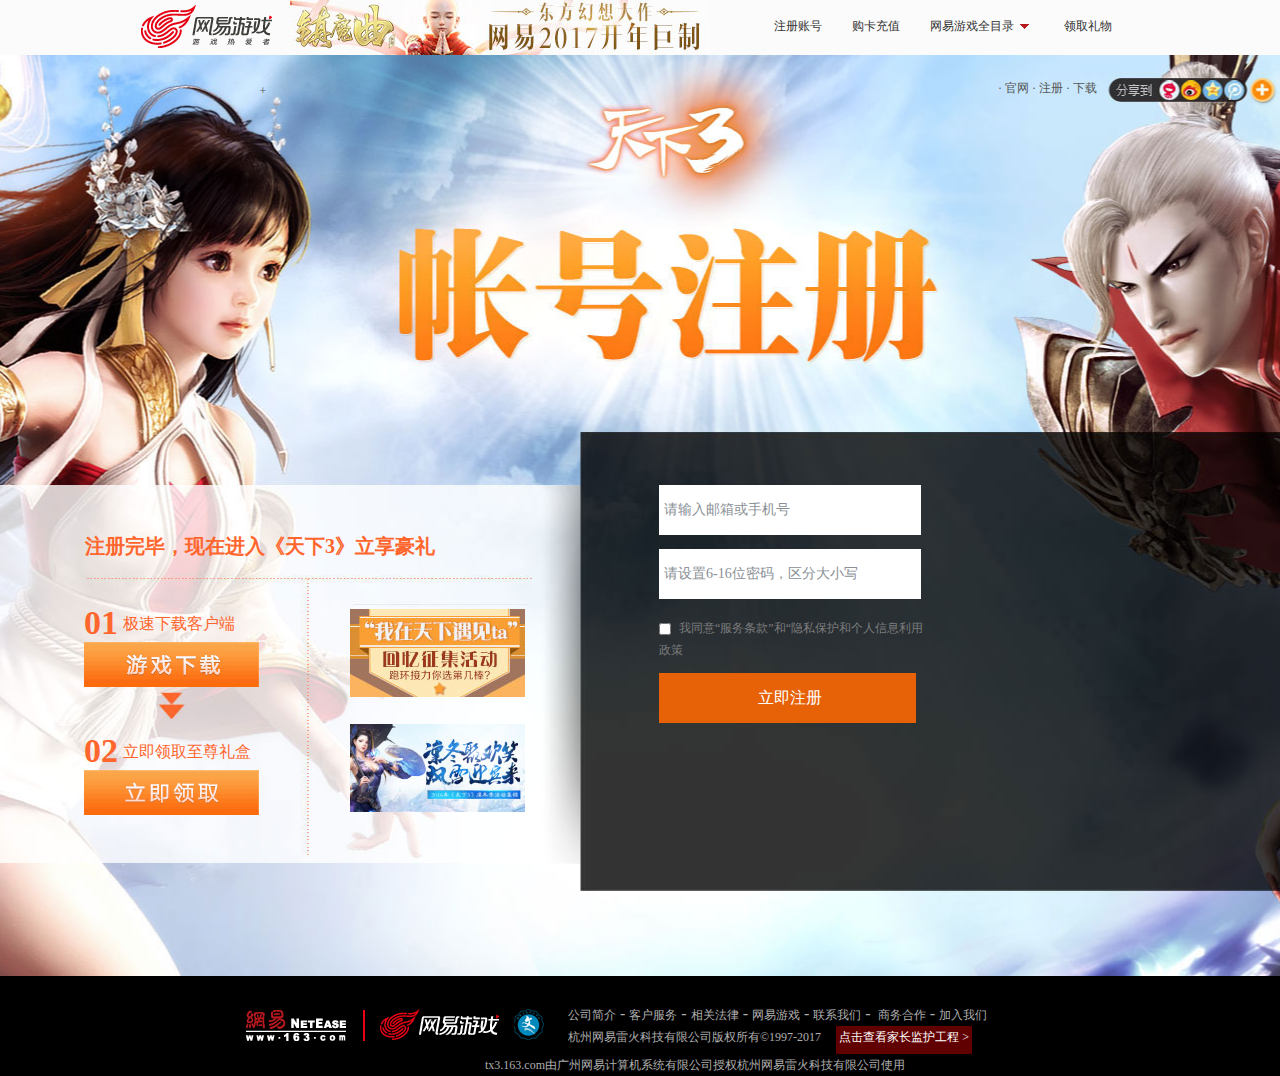
<file: tianxia/login.html>
<!doctype html>
<html lang="en">
<head>
    <meta charset="UTF-8">
    <title>注册页面</title>
    <link rel="stylesheet" href="css/base.css">
    <link rel="stylesheet" href="css/topNav.css">
    <link rel="stylesheet" href="css/login.css">
    <link rel="shortcut icon" href="favicon.ico">
    <script type="text/javascript" src="js/base.js"></script>
    <script type="text/javascript" src="js/topNav.js"></script>
</head>
<body>

<!--header部分-->
<div class="all-bg">
    <div class="login-header">
        <!--logo部分-->
        <div class="logo">
            <a href="http://tx3.163.com/" target=_blank class="logo-a">天下3</a>
        </div>

        <!--nav部分-->
        <div class="login-header-nav">
            <!--网址需要改-->
            <a href="index.html" title="官网" target="_blank">· 官网</a>
            <a href="http://tx3.163.com/reg/" title="注册" target="_blank">· 注册</a>
            <a href="http://tx3.163.com/download/" title="下载" target="_blank">· 下载</a>
        </div>

        <!--分享share部分开始-->
        <div class="login-header-share">
            <a href="">no</a>      <!-- 网址-->
            <a href="">no</a>      <!-- 网址-->
            <a href="">no</a>      <!-- 网址-->
            <a href="">no</a>      <!-- 网址-->
        </div>
        <a href="" class="share-last-a">+</a>
        <!--分享share部分结束-->

    </div>
    <!--中间部分 开始  -->
    <div class="login-center">
        <h3 class="center-h3">注册完毕，现在进入《天下3》立享豪礼</h3>
        <div class="center-dv-left">
            <div class="left-step1">
                <h4 class="stpe1-h"><strong>01</strong><span>极速下载客户端</span></h4>
                <a target="_blank" href="http://tx3.163.com/download/">游戏下载</a>
            </div>

            <div class="left-step2">
                <h4 class="stpe2-h"><strong>02</strong><span>立即领取至尊礼盒</span></h4>
                <a target="_blank" href="http://tx3.163.com/id/">立即领取</a>     <!--网址问题-->
            </div>
        </div>
        <div class="center-dv-right">
            <a href="" target=_blank class="one-a">活动</a>
            <a href="" target=_blank class="two-a">风雪迎宾</a>                <!--网址问题-->
        </div>
        <!--注册-->
        <div class="register" id="register">
            <div id="input1">
                <input type="text" id="txt1" value="请输入邮箱或手机号">
            </div>
            <div id="input2">
                <input type="text" id="txt2" value="请设置6-16位密码，区分大小写">
            </div>
            <p class="btn-p"><input type="checkbox" value="1" id="btn"><!-- -注册点击事件-->
                我同意“服务条款”和“隐私保护和个人信息利用政策
            </p>
            <input type="submit" id="btn1" value="立即注册">
        </div>
    </div>
</div>
<!--中间部分 结束  -->
<!--footer部分开始-->
<div class="login-footer">
    <ul>
        <li>
            <a href="http://www.163.com" class="footer-net-a">
                <img src="images/login/footer-net.png" alt="">
            </a>
        </li>
        <li class="split"></li>
        <li>
            <a href="http://www.163.com" class="footer-game-a">      <!--网址不对-->
                <img src="images/login/footer-game.png" alt="">
            </a>
        </li>
        <li>
            <a href="" class="footer-wen-a">      <!--网址不对-->
                <img src="images/login/footer-wen.png" alt="">
            </a>
        </li>
    </ul>
    <p class="more-a">
        <a href="">公司简介</a><span>-</span><a href="">客户服务</a><span>-</span><a href="">相关法律</a><span>-</span><a href="">网易游戏</a><span>-</span><a
            href="">联系我们</a><span>-</span>
        <a href="">商务合作</a><span>-</span><a href="">加入我们</a>
    </p></br>
    <p class="copyright">杭州网易雷火科技有限公司版权所有&copy;1997-2017</p>
    <a href="" class="parent">点击查看家长监护工程 ></a>
    <p class="last-p">tx3.163.com由广州网易计算机系统有限公司授权杭州网易雷火科技有限公司使用</p>
</div>
<!--footer部分结束-->
</div>
<script type="text/javascript" src="js/login.js"></script>
</body>
</html>
</file>
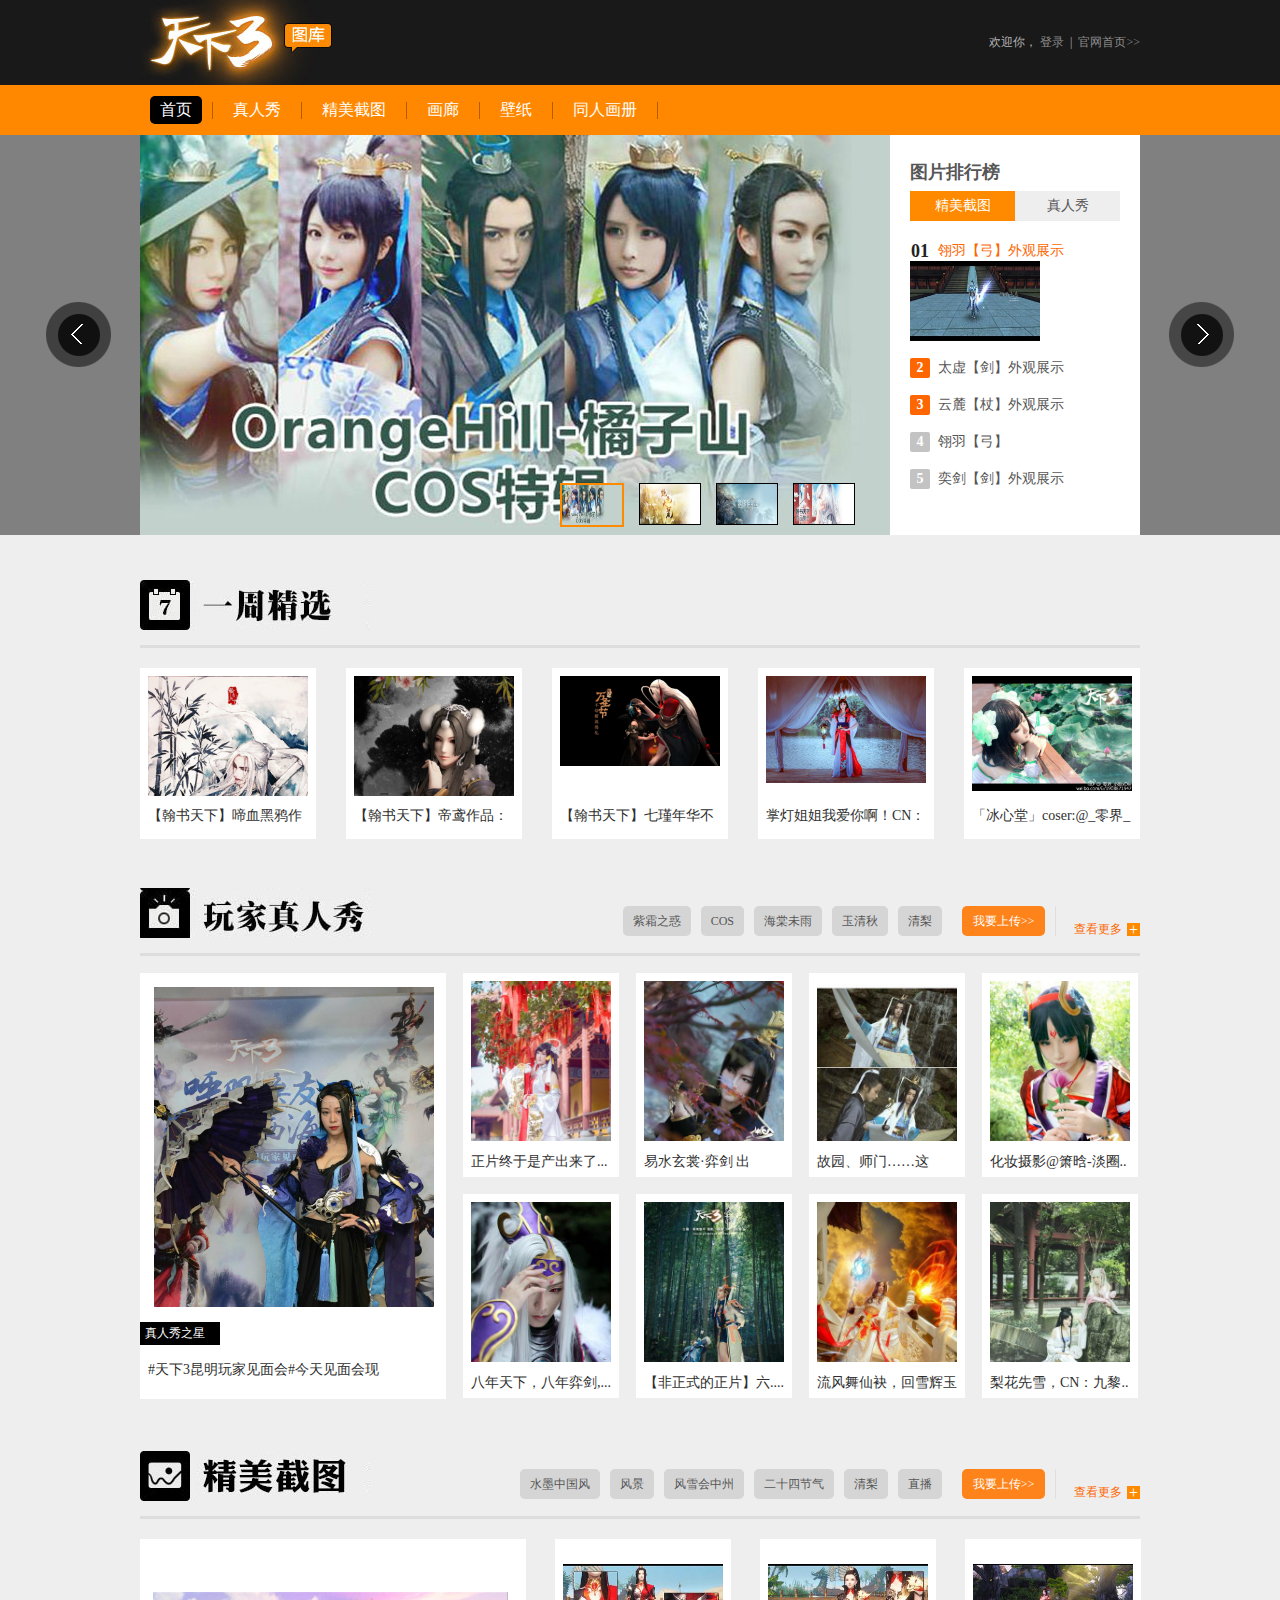
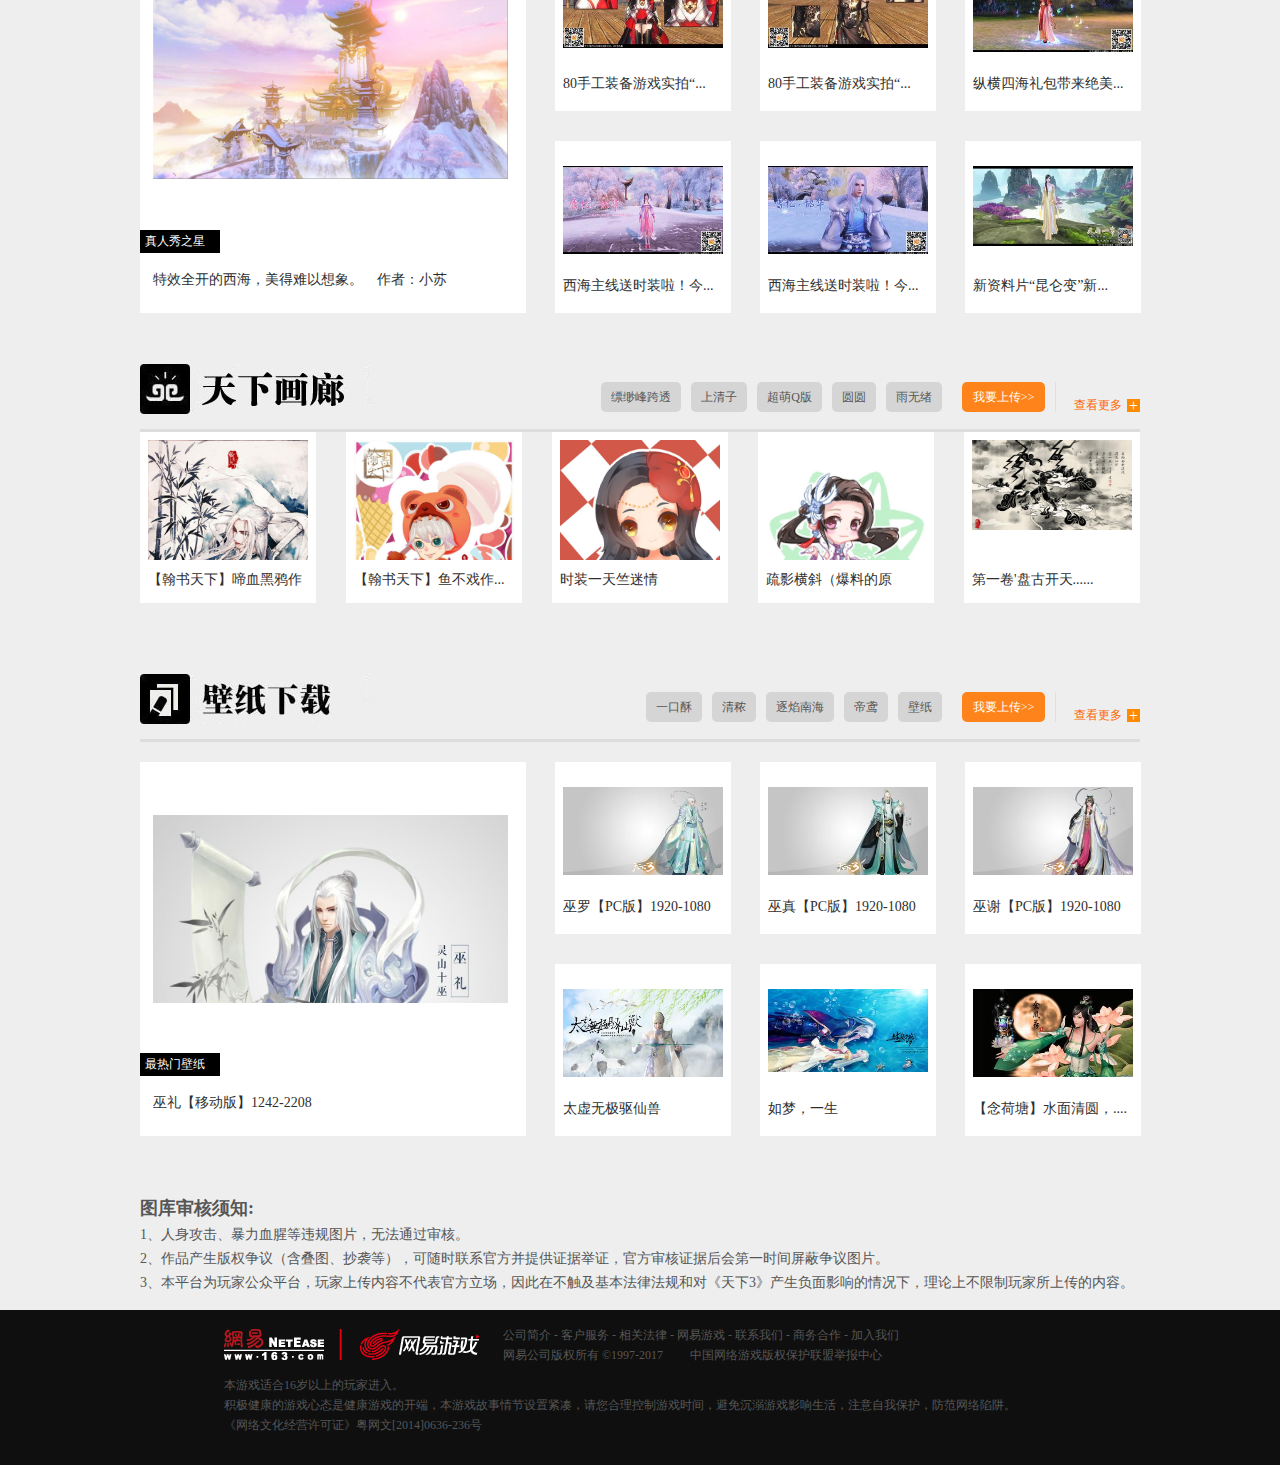
<file: tianxia/mapDepot.html>
<!DOCTYPE html>
<html lang="en">
<head>
    <meta charset="UTF-8">
    <title>天下3图库</title>
    <link rel="stylesheet" href="css/base.css">
    <link rel="stylesheet" href="css/mapDepot.css">
    <link rel="shortcut icon" href="favicon.ico">
</head>
<body>
    <!--头部部分-->
    <div class="header">
        <div class="header1">
            <div class="header-top n">
                <a href="http://tx3.163.com/index.html" class="herder-logo">天下3图库</a>
                <div class="header-login">
                    欢迎你，
                    <a href="javascript:void(0);" class="user-logo">登录</a>
                    &nbsp;|&nbsp;
                    <a href="index.html" target="_blank">官网首页>></a>
                </div>
            </div>
        </div>
        <div class="header2">
            <ul class="header-nav n">
                <li>
                    <a class="default" href="javascript:void(0);">首页</a>
                </li>
                <li>
                    <a href="javascript:void(0);">真人秀</a>
                </li>
                <li>
                    <a href="javascript:void(0);">精美截图</a>
                </li>
                <li>
                    <a href="javascript:void(0);">画廊</a>
                </li>
                <li>
                    <a href="javascript:void(0);">壁纸</a>
                </li>
                <li>
                    <a href="javascript:void(0);">同人画册</a>
                </li>
            </ul>
        </div>
        <div class="header3" id="header3">
            <div class="photo-frame n" id="photoFrame">
                <!--滚动的图片-->
                <ul class="scrollpics">
                    <!--动态创建-->
                </ul>
                <!--下面图片小按钮-->
                <ol>
                    <li class="current-an"><img src="images/mapDepot/ptoScro1.jpg" alt=""></li>
                    <li><img src="images/mapDepot/ptoScro2.jpg" alt=""></li>
                    <li><img src="images/mapDepot/ptoScro3.jpg" alt=""></li>
                    <li><img src="images/mapDepot/ptoScro4.jpg" alt=""></li>
                </ol>
                <!--tab切换栏-->
                <div class="subtab">
                    <div class="subtab1">
                        <h2>图片排行榜</h2>
                        <div class="tab-title">
                            <div class="title1 tempattr"><a href="#">精美截图</a></div>
                            <div class="title1"><a href="#">真人秀</a></div>
                        </div>
                    </div>
                    <div class="subtab-banner">
                        <ul class="subtab1-uu selected">
                            <li class="top1">
                                <span>01</span>
                                <a href="javascript:void(0);" target="_blank">翎羽【弓】外观展示</a>
                                <div class="uu-img current-img"><a href="javascript:void(0);" target="_blank"><img src="images/mapDepot/1asUFNKZoSl.jpg"></a></div>
                            </li>
                            <li class="top2">
                                <span>2</span>
                                <a href="javascript:void(0);" target="_blank">太虚【剑】外观展示</a>
                                <div class="uu-img"><a href="javascript:void(0);" target="_blank"><img src="images/mapDepot/1asUFNKZoSl.jpg"></a></div>
                            </li>
                            <li class="top2">
                                <span>3</span>
                                <a href="javascript:void(0);" target="_blank">云麓【杖】外观展示</a>
                                <div class="uu-img"><a href="javascript:void(0);" target="_blank"><img src="images/mapDepot/1asUFNKZoSl.jpg"></a></div>
                            </li>
                            <li class="top3">
                                <span>4</span>
                                <a href="javascript:void(0);" target="_blank">翎羽【弓】</a>
                                <div class="uu-img"><a href="javascript:void(0);" target="_blank"><img src="images/mapDepot/1asUFNKZoSl.jpg"></a></div>
                            </li>
                            <li class="top3">
                                <span>5</span>
                                <a href="javascript:void(0);" target="_blank">奕剑【剑】外观展示</a>
                                <div class="uu-img"><a href="javascript:void(0);" target="_blank"><img src="images/mapDepot/1asUFNKZoSl.jpg"></a></div>
                            </li>
                        </ul>
                        <ul class="subtab1-uu selected">
                            <li class="top1">
                                <span>01</span>
                                <a href="javascript:void(0);" target="_blank">1-19</a>
                                <div class="uu-img current-img"><a href="javascript:void(0);" target="_blank"><img src="images/mapDepot/4RULR4nke15.jpg"></a></div>
                            </li>
                            <li class="top2">
                                <span>2</span>
                                <a href="javascript:void(0);" target="_blank">真人秀：小白牙</a>
                                <div class="uu-img"><a href="javascript:void(0);" target="_blank"><img src="images/mapDepot/4RULR4nke15.jpg"></a></div>
                            </li>
                            <li class="top2">
                                <span>3</span>
                                <a href="javascript:void(0);" target="_blank">1-17</a>
                                <div class="uu-img"><a href="javascript:void(0);" target="_blank"><img src="images/mapDepot/4RULR4nke15.jpg"></a></div>
                            </li>
                            <li class="top3">
                                <span>4</span>
                                <a href="javascript:void(0);" target="_blank">1-18</a>
                                <div class="uu-img"><a href="javascript:void(0);" target="_blank"><img src="images/mapDepot/4RULR4nke15.jpg"></a></div>
                            </li>
                            <li class="top3">
                                <span>5</span>
                                <a href="javascript:void(0);" target="_blank">1-16</a>
                                <div class="uu-img"><a href="javascript:void(0);" target="_blank"><img src="images/mapDepot/4RULR4nke15.jpg"></a></div>
                            </li>
                        </ul>
                    </div>
                </div>
            </div>
            <!--左右按钮-->
            <div class="btn" id="btn">
                <div class="btn-left" id="btn-left"></div>
                <div class="btn-right" id="btn-right"></div>
            </div>
        </div>
    </div>
    <!--内容部分-->
    <div class="concent">
        <div class="content-bannermi n">
            <!--一周精选-->
            <div class="chosen">
                <h3 class="subhead1">
                    <em>一周精选</em>
                </h3>
                <ul class="chosen-ad">
                    <li>
                        <a href="javascript:void(0);" target="_blank">
                            <img src="images/mapDepot/I5kQp8ExjjM.jpg" alt="">
                        </a>
                        <span>【翰书天下】啼血黑鸦作品：水彩手绘灵山十巫之巫礼。我一定是真爱才会在大冬天的画水彩！</span>
                    </li>
                    <li>
                        <a href="javascript:void(0);" target="_blank">
                            <img src="images/mapDepot/as8xJfwxED.jpg" alt="">
                        </a>
                        <span>【翰书天下】帝鸢作品：苏雪墨潭</span>
                    </li>
                    <li>
                        <a href="javascript:void(0);" target="_blank">
                            <img src="images/mapDepot/5812dd7.jpeg" alt="">
                        </a>
                        <span>【翰书天下】七瑾年华不负君作品：万圣节，不给糖就捣乱</span>
                    </li>
                    <li>
                        <a href="javascript:void(0);" target="_blank">
                            <img src="images/mapDepot/5764c2df.jpeg" alt="">
                        </a>
                        <span>掌灯姐姐我爱你啊！CN：@牵机丷苏璃漠 后期：@果冻仙太郎  排版/道具：@Mr_Wahro_O  裁缝：@宫灯帏六铢衣 感谢小伙伴：@Mr_Wahro_O @且尽逍遥平生意_ @丶宝鸦鸦 @纸片儿毛</span>
                    </li>
                    <li>
                        <a href="javascript:void(0);" target="_blank">
                            <img src="images/mapDepot/562d.jpeg" alt="">
                        </a>
                        <span>「冰心堂」coser:@_零界_小跌xDie  摄影：@_零界_篠田紫寒子 后期：@_零界_小黑xHei 社团：@零界动漫社团</span>
                    </li>
                </ul>
            </div>
            <!--玩家真人秀-->
            <div class="player">
                <!--上面导航部分-->
                <div class="nav-top">
                    <h3 class="subhead2">
                        <em>玩家真人秀</em>
                    </h3>
                    <div class="nav-right">
                        <ul class="nav-right-uu">
                            <li><a href="javascript:void(0);">紫霜之惑</a></li>
                            <li><a href="javascript:void(0);">COS</a></li>
                            <li><a href="javascript:void(0);">海棠未雨</a></li>
                            <li><a href="javascript:void(0);">玉清秋</a></li>
                            <li><a href="javascript:void(0);">清梨</a></li>
                        </ul>
                        <a class="upload" href="javascript:void(0);">我要上传>></a>
                        <span class="line"></span>
                        <a href="javascript:void(0);" class="more">查看更多</a>
                        <a href="javascript:void(0);" class="plus">+</a>
                    </div>
                </div>
                <ul class="chosen-ad1">
                    <li class="bigleft-ad">
                        <a href="javascript:void(0);" target="_blank">
                            <img src="images/mapDepot/8KiPpUxKVDR.jpg" alt="">
                        </a>
                        <em>真人秀之星</em>
                        <span>#天下3昆明玩家见面会#今天见面会现场南京@OrangeHill-橘子山 的团队也来啦！不仅为了我们带来了COS表演，还宣布他们即将开始制作基于西海剧情的COS剧。
                        </span>
                    </li>
                    <li>
                        <a href="javascript:void(0);" target="_blank">
                            <img src="images/mapDepot/T754WRbB6p.jpg" alt="">
                        </a>
                        <span>正片终于是产出来了...</span>
                    </li>
                    <li>
                        <a href="javascript:void(0);" target="_blank">
                            <img src="images/mapDepot/CHiJMQBjKqn.jpg" alt="">
                        </a>
                        <span>易水玄裳·弈剑 出镜......</span>
                    </li>
                    <li>
                        <a href="javascript:void(0);" target="_blank">
                            <img src="images/mapDepot/EQCxsPbleVV.jpg" alt="">
                        </a>
                        <span>故园、师门……这些.....</span>
                    </li>
                    <li>
                        <a href="javascript:void(0);" target="_blank">
                            <img src="images/mapDepot/DwdzrFhgS9V.jpg" alt="">
                        </a>
                        <span>化妆摄影@箫晗-淡圈..</span>
                    </li>
                    <li>
                        <a href="javascript:void(0);" target="_blank">
                            <img src="images/mapDepot/5aB6c11Fzm9.jpg" alt="">
                        </a>
                        <span>八年天下，八年弈剑,...</span>
                    </li>
                    <li>
                        <a href="javascript:void(0);" target="_blank">
                            <img src="images/mapDepot/1wXpMhVSJxA.jpg" alt="">
                        </a>
                        <span>【非正式的正片】六....</span>
                    </li>
                    <li>
                        <a href="javascript:void(0);" target="_blank">
                            <img src="images/mapDepot/JTrZOEuuoXN.jpg" alt="">
                        </a>
                        <span>流风舞仙袂，回雪辉玉堂”出镜：原po @璃瞳sss 摄影：大G@Girugamesu 后期：糸色境 后勤：子归@子归Ukiyo ，晓天@Zee_空荡荡 ，鸠烨。</span>
                    </li>
                    <li>
                        <a href="javascript:void(0);" target="_blank">
                            <img src="images/mapDepot/DrrMCTzQkE9.jpg" alt="">
                        </a>
                        <span>梨花先雪，CN：九黎..</span>
                    </li>
                </ul>
            </div>
            <!--精美截图-->
            <div class="screenshot">
                <!--上面导航部分-->
                <div class="nav-top">
                    <h3 class="subhead3">
                        <em>精美截图</em>
                    </h3>
                    <div class="nav-right">
                        <ul class="nav-right-uu">
                            <li><a href="javascript:void(0);">水墨中国风</a></li>
                            <li><a href="javascript:void(0);">风景</a></li>
                            <li><a href="javascript:void(0);">风雪会中州</a></li>
                            <li><a href="javascript:void(0);">二十四节气</a></li>
                            <li><a href="javascript:void(0);">清梨</a></li>
                            <li><a href="javascript:void(0);">直播</a></li>
                        </ul>
                        <a class="upload" href="javascript:void(0);">我要上传>></a>
                        <span class="line"></span>
                        <a href="javascript:void(0);" class="more">查看更多</a>
                        <a href="javascript:void(0);" class="plus">+</a>
                    </div>
                </div>
                <ul class="chosen-ad2">
                    <li class="bigleft-ad">
                        <a href="javascript:void(0);" target="_blank">
                            <img src="images/mapDepot/JYP7yC62Tfb.jpg" alt="">
                        </a>
                        <em>真人秀之星</em>
                        <span>特效全开的西海，美得难以想象。　作者：小苏打
                        </span>
                    </li>
                    <li>
                        <a href="javascript:void(0);" target="_blank">
                            <img src="images/mapDepot/GMHj2iUeR0h.jpg" alt="">
                        </a>
                        <span>80手工装备游戏实拍“...</span>
                    </li>
                    <li>
                        <a href="javascript:void(0);" target="_blank">
                            <img src="images/mapDepot/HZG1qTNaAQb.jpg" alt="">
                        </a>
                        <span>80手工装备游戏实拍“...</span>
                    </li>
                    <li>
                        <a href="javascript:void(0);" target="_blank">
                            <img src="images/mapDepot/74kFpBszEqw.jpg" alt="">
                        </a>
                        <span>纵横四海礼包带来绝美...</span>
                    </li>
                    <li class="banner-down">
                        <a href="javascript:void(0);" target="_blank">
                            <img src="images/mapDepot/IddqPXf64iM.jpg" alt="">
                        </a>
                        <span>西海主线送时装啦！今...</span>
                    </li>
                    <li class="banner-down">
                        <a href="javascript:void(0);" target="_blank">
                            <img src="images/mapDepot/1S0MVCtJc2R.jpg" alt="">
                        </a>
                        <span>西海主线送时装啦！今...</span>
                    </li>
                    <li class="banner-down">
                        <a href="javascript:void(0);" target="_blank">
                            <img src="images/mapDepot/Ac91G3atbAP.jpg" alt="">
                        </a>
                        <span>新资料片“昆仑变”新...</span>
                    </li>
                </ul>
            </div>
            <!--天下画廊-->
            <div class="art-gallery">
                <!--上面导航部分-->
                <div class="nav-top">
                    <h3 class="subhead4">
                        <em>天下画廊</em>
                    </h3>
                    <div class="nav-right">
                        <ul class="nav-right-uu">
                            <li><a href="javascript:void(0);">缥缈峰跨透</a></li>
                            <li><a href="javascript:void(0);">上清子</a></li>
                            <li><a href="javascript:void(0);">超萌Q版</a></li>
                            <li><a href="javascript:void(0);">圆圆</a></li>
                            <li><a href="javascript:void(0);">雨无绪</a></li>
                        </ul>
                        <a class="upload" href="javascript:void(0);">我要上传>></a>
                        <span class="line"></span>
                        <a href="javascript:void(0);" class="more">查看更多</a>
                        <a href="javascript:void(0);" class="plus">+</a>
                    </div>
                </div>
                <ul class="chosen-ad">
                    <li>
                        <a href="javascript:void(0);" target="_blank">
                            <img src="images/mapDepot/I5kQp8ExjjM.jpg" alt="">
                        </a>
                        <span>【翰书天下】啼血黑鸦作品：水彩手绘灵山十巫之巫礼。我一定是真爱才会在大冬天的画水彩！</span>
                    </li>
                    <li>
                        <a href="javascript:void(0);" target="_blank">
                            <img src="images/mapDepot/8HHyWz4QJt2.jpg" alt="">
                        </a>
                        <span>【翰书天下】鱼不戏作...苏雪墨潭</span>
                    </li>
                    <li>
                        <a href="javascript:void(0);" target="_blank">
                            <img src="images/mapDepot/2gw5slcpmk3.jpg" alt="">
                        </a>
                        <span>时装一天竺迷情</span>
                    </li>
                    <li>
                        <a href="javascript:void(0);" target="_blank">
                            <img src="images/mapDepot/45WXJwzXvqD.jpg" alt="">
                        </a>
                        <span>疏影横斜（爆料的原画.....）</span>
                    </li>
                    <li>
                        <a href="javascript:void(0);" target="_blank">
                            <img src="images/mapDepot/2SGrabLlWUl.jpg" alt="">
                        </a>
                        <span>第一卷'盘古开天......</span>
                    </li>
                </ul>
            </div>
            <!--壁纸下载-->
            <div class="wallpaper">
                <!--上面导航部分-->
                <div class="nav-top">
                    <h3 class="subhead5">
                        <em>壁纸下载</em>
                    </h3>
                    <div class="nav-right">
                        <ul class="nav-right-uu">
                            <li><a href="javascript:void(0);">一口酥</a></li>
                            <li><a href="javascript:void(0);">清秾</a></li>
                            <li><a href="javascript:void(0);">逐焰南海</a></li>
                            <li><a href="javascript:void(0);">帝鸢</a></li>
                            <li><a href="javascript:void(0);">壁纸</a></li>
                        </ul>
                        <a class="upload" href="javascript:void(0);">我要上传>></a>
                        <span class="line"></span>
                        <a href="javascript:void(0);" class="more">查看更多</a>
                        <a href="javascript:void(0);" class="plus">+</a>
                    </div>
                </div>
                <ul class="chosen-ad2">
                    <li class="bigleft-ad">
                        <a href="javascript:void(0);" target="_blank">
                            <img src="images/mapDepot/Hs6F57slsaq.jpg" alt="">
                        </a>
                        <em>最热门壁纸</em>
                        <span>巫礼【移动版】1242-2208
                        </span>
                    </li>
                    <li>
                        <a href="javascript:void(0);" target="_blank">
                            <img src="images/mapDepot/B7IvJYMSw5O.jpg" alt="">
                        </a>
                        <span>巫罗【PC版】1920-1080</span>
                    </li>
                    <li>
                        <a href="javascript:void(0);" target="_blank">
                            <img src="images/mapDepot/3LD4eujbRgL.jpg" alt="">
                        </a>
                        <span>巫真【PC版】1920-1080</span>
                    </li>
                    <li>
                        <a href="javascript:void(0);" target="_blank">
                            <img src="images/mapDepot/GGKanSpLtvl.jpg" alt="">
                        </a>
                        <span>巫谢【PC版】1920-1080</span>
                    </li>
                    <li class="banner-down">
                        <a href="javascript:void(0);" target="_blank">
                            <img src="images/mapDepot/BLUXKfDr8dg.jpg" alt="">
                        </a>
                        <span>太虚无极驱仙兽</span>
                    </li>
                    <li class="banner-down">
                        <a href="javascript:void(0);" target="_blank">
                            <img src="images/mapDepot/FqP3251lbGt.jpg" alt="">
                        </a>
                        <span>如梦，一生</span>
                    </li>
                    <li class="banner-down">
                        <a href="javascript:void(0);" target="_blank">
                            <img src="images/mapDepot/8J6aLFwu1ED.jpg" alt="">
                        </a>
                        <span>【念荷塘】水面清圆，....</span>
                    </li>
                </ul>
            </div>
            <!--审核须知-->
            <div class="audit-notes">
                <h2>图库审核须知:</h2>
                <p>1、人身攻击、暴力血腥等违规图片，无法通过审核。</p>
                <p>2、作品产生版权争议（含叠图、抄袭等），可随时联系官方并提供证据举证，官方审核证据后会第一时间屏蔽争议图片。</p>
                <p>3、本平台为玩家公众平台，玩家上传内容不代表官方立场，因此在不触及基本法律法规和对《天下3》产生负面影响的情况下，理论上不限制玩家所上传的内容。</p>
            </div>
        </div>
    </div>
    <!--尾部-->
    <div id="footer" class="footer">
        <!-- NIE 底部版权 Start -->
        <div id="NIE-copyRight">
            <div class="copyRight-corp">
                <span class="copyright-sp">
                    <!--网易邮箱图标-->
                    <a href="http://www.163.com/" target="_blank" class="mailbox"></a>
                    <!--网易游戏图标-->
                    <a href="javascript:void(0);" target="_blank" class="gamepic"></a>
                </span>
                <span style="text-align:left;display:inline-block;padding-left:6px;">
                    <span id="ncp-l1"><a href="javascript:void(0)" target="_blank">公司简介</a>
                        -
                        <a href="javascript:void(0);" target="_blank">客户服务</a>
                        -
                        <a href="javascript:void(0);" target="_blank">相关法律</a>
                        -
                        <a href="javascript:void(0);" target="_blank">网易游戏</a>
                        -
                        <a href="javascript:void(0);" target="_blank">联系我们</a>
                        -
                        <a href="javascript:void(0);" target="_blank">商务合作</a>
                        -
                        <a href="javascript:void(0);" target="_blank">加入我们</a>
                    </span>
                    <br>
                    <span id="ncp-l2">网易公司版权所有 ©1997-2017　　
                        <a href="javascript:void(0);" target="_blank">中国网络游戏版权保护联盟举报中心</a>
                    </span>
                </span>
                <br>
                <span class="ncp-l3">本游戏适合16岁以上的玩家进入。
                    <br>
                    积极健康的游戏心态是健康游戏的开端，本游戏故事情节设置紧凑，请您合理控制游戏时间，避免沉溺游戏影响生活，注意自我保护，防范网络陷阱。
                    <br>
                    《网络文化经营许可证》粤网文[2014]0636-236号
                </span>
            </div>
        </div>
        <!-- NIE 底部版权 End -->
    </div>
    <!--侧边导航-->
    <div class="sidebar" id="sidebar">
        <a href="javascript:void(0);" class="right-nav1"></a>
        <a href="javascript:void(0);" class="right-nav2"></a>
        <a href="javascript:void(0);" class="right-nav3"></a>
        <a href="javascript:void(0);" class="right-nav4"></a>
        <a href="javascript:void(0);" class="right-nav5"></a>
    </div>


    <script src="js/jquery-1.12.2.js"></script>
    <script src="js/mapDepot.js"></script>

</body>
</html>
</file>
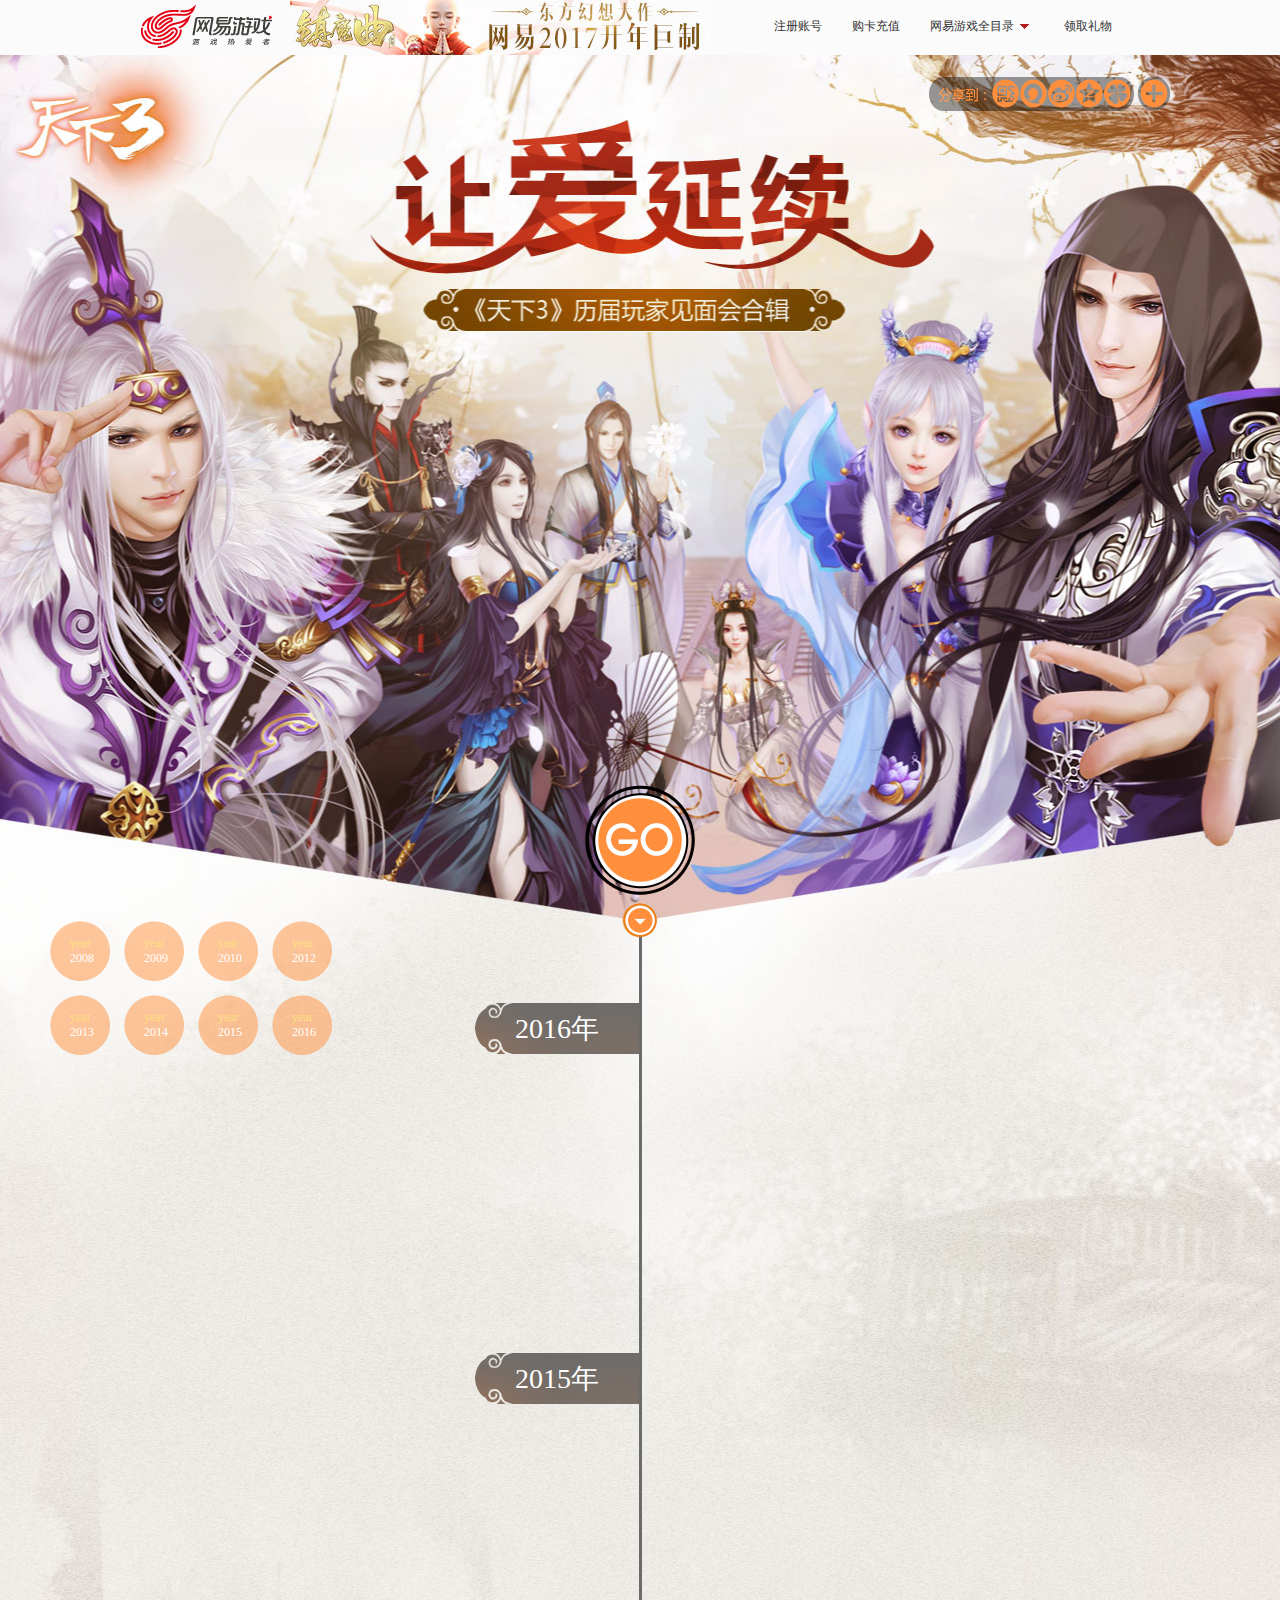
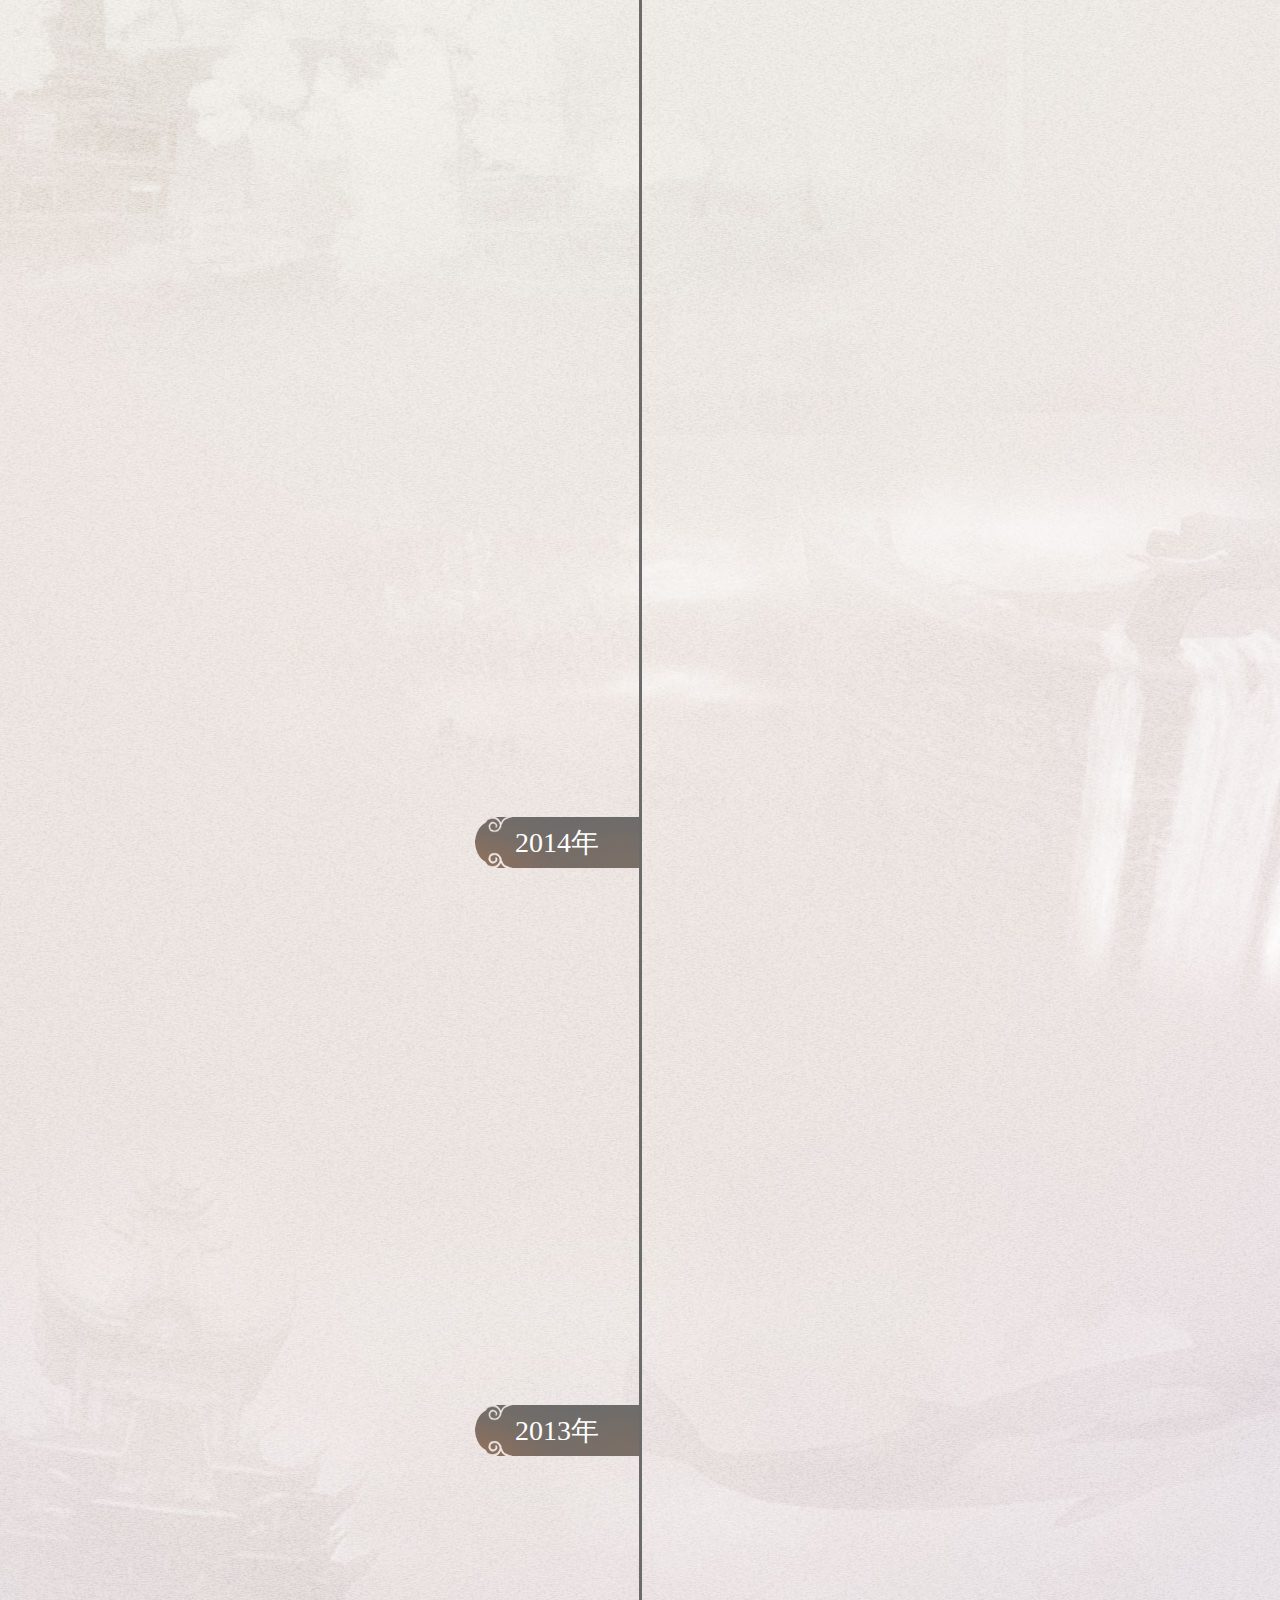
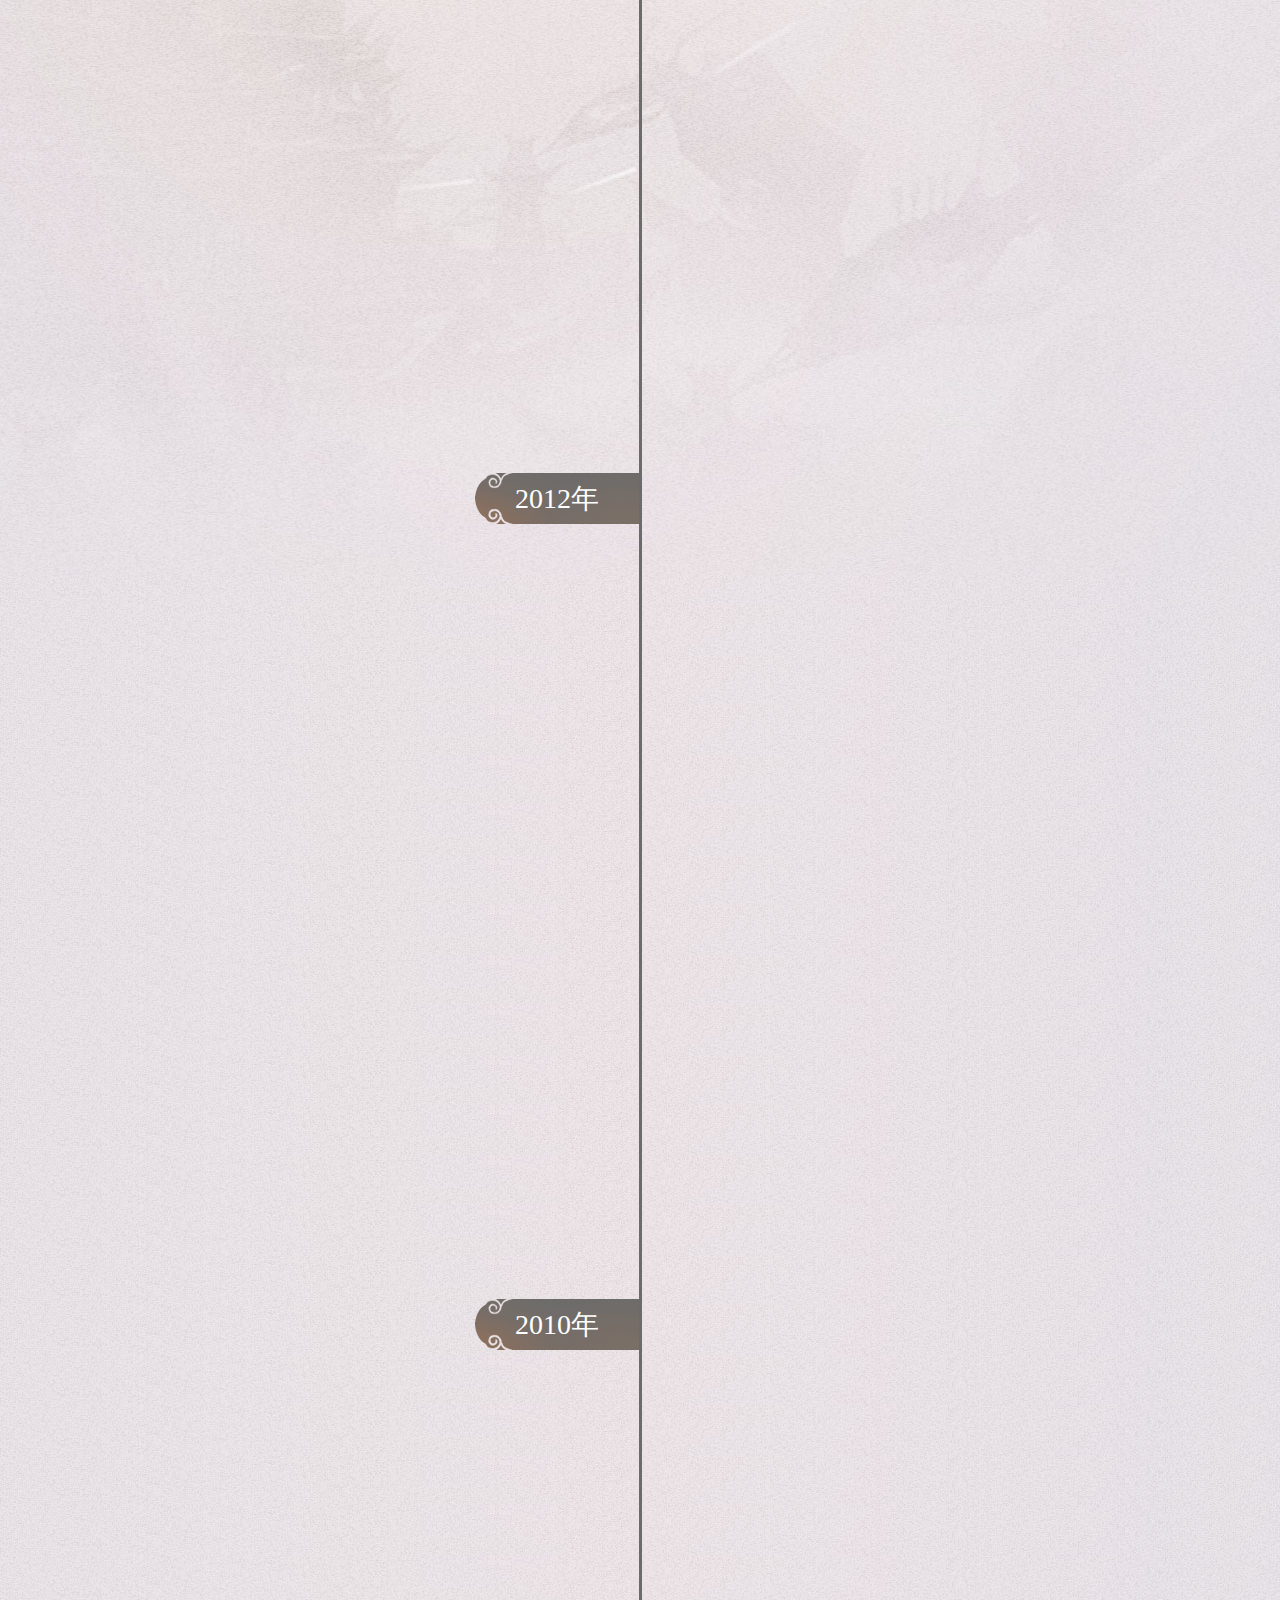
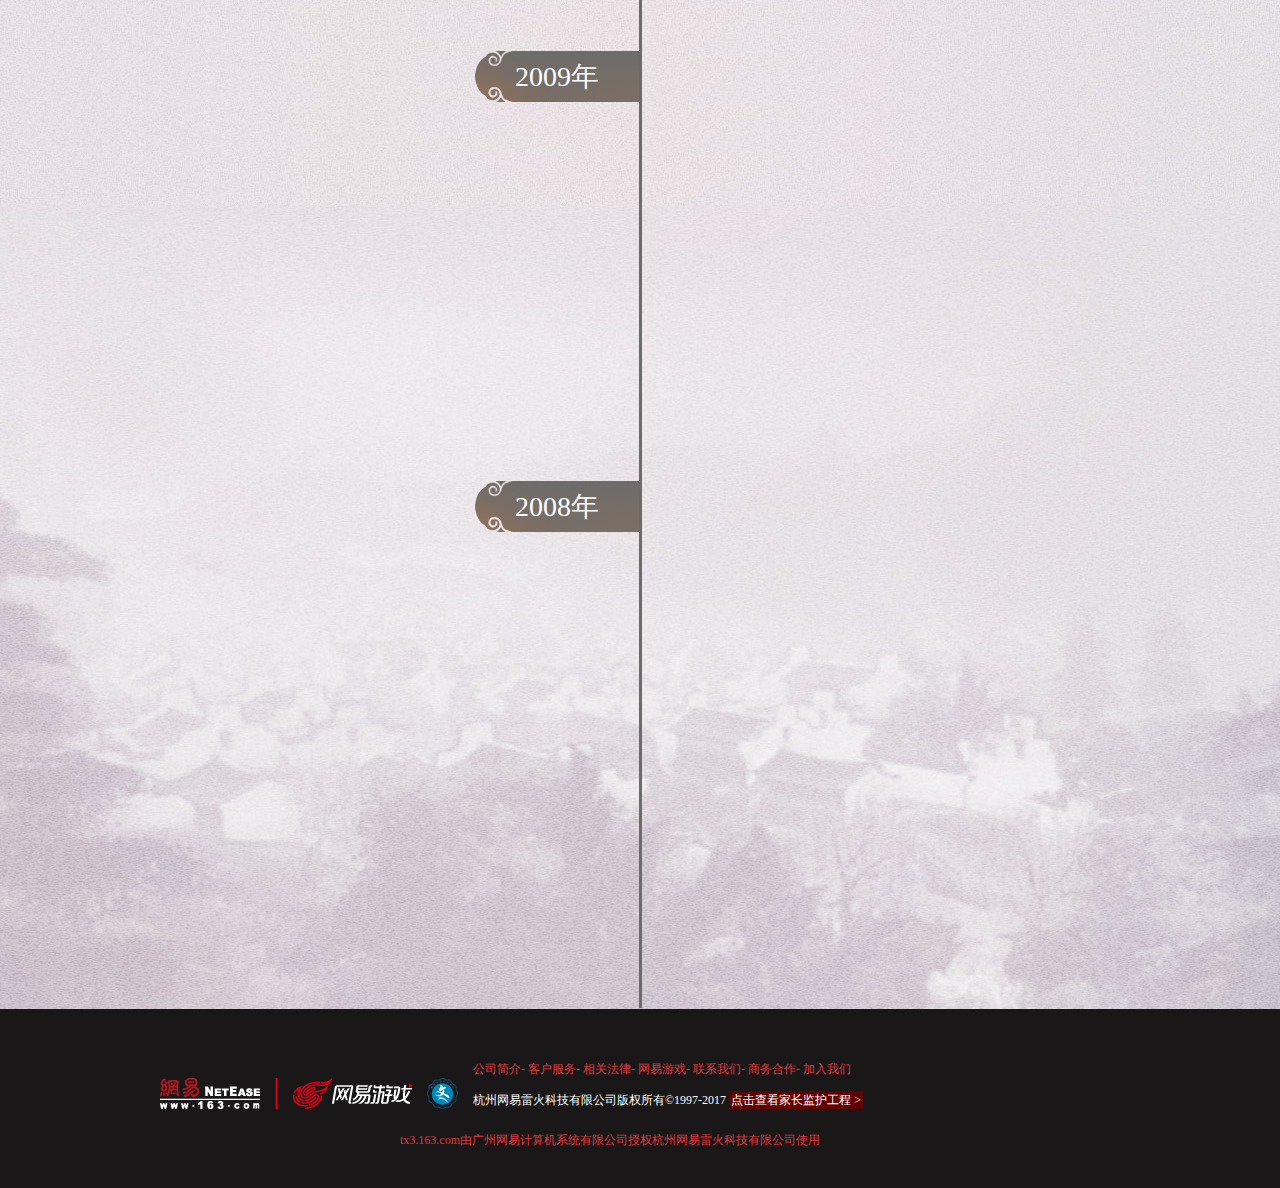
<file: tianxia/meeting.html>
<!doctype html>
<html lang="en">
<head>
    <meta charset="UTF-8">
    <title>天下3历届见面会合辑_《天下3》官网</title>
    <link rel="stylesheet" href="css/base.css">
    <link rel="stylesheet" href="css/topNav.css">
    <link rel="stylesheet" href="css/meeting.css">
    <link rel="shortcut icon" href="favicon.ico">
    <script type="text/javascript" src="js/base.js"></script>
    <script type="text/javascript" src="js/topNav.js"></script>
</head>
<style></style>
<body>
<div class="meeting-bg-repeat bg">
    <div class="meeting-bg-1 bg">
        <div class="meeting-bg-2 bg">
            <div class="meeting-bg-3 bg">
                <div class="meeting-bg-4 bg">
                    <div class="meeting-bg-5 bg">
                        <div class="meeting-bg-6 bg">
                            <div class="meeting-bg-7 bg">
                                <div class="center">
                                    <!--header部分开始-->
                                    <div class="header">
                                        <a href="index.html" class="logo" target=_blank>天下3</a>
                                        <div class="share">
                                            <ul class="share-icon">
                                                <li><a href="javascript:void(0);" class="share-btn1">分享到微信二维码</a></li>
                                                <li><a href="javascript:void(0);" class="share-btn2">分享到易信</a></li>
                                                <li><a href="javascript:void(0);" class="share-btn3">分享到新浪</a></li>
                                                <li><a href="javascript:void(0);" class="share-btn4">分享到qq空间</a></li>
                                                <li><a href="javascript:void(0);" class="share-btn5">分享到腾讯朋友</a></li>
                                            </ul>
                                            <span class="share-more" id="share-more">
                                                <em>+</em>
                                                <ul>
                                                    <li><a href="javascript:void(0)">微信二维码</a></li>
                                                    <li><a href="javascript:void(0)">易信</a></li>
                                                    <li><a href="javascript:void(0)">新浪微博</a></li>
                                                    <li><a href="javascript:void(0)">QQ空间</a></li>
                                                    <li><a href="javascript:void(0)">人人网</a></li>
                                                    <li><a href="javascript:void(0)">腾讯微博</a></li>
                                                    <li><a href="javascript:void(0)">QQ好友</a></li>
                                                    <li><a href="javascript:void(0)">腾讯朋友</a></li>
                                                    <li><a href="javascript:void(0)">搜狐微博</a></li>
                                                    <li><a href="javascript:void(0)">开心网</a></li>
                                                    <li><a href="javascript:void(0)">豆瓣</a></li>
                                                    <li><a href="javascript:void(0)">百度空间</a></li>
                                                    <li><a href="javascript:void(0)">百度贴吧</a></li>
                                                    <li><a href="javascript:void(0)">游戏江湖</a></li>
                                                </ul>
                                            </span>
                                        </div>
                                        <!--优化代码？navYearList[current]？-->
                                        <h1 class="hide">让爱延续</h1>
                                        <h2 class="hide">《天下3》历届玩家见面会合辑</h2>
                                    </div>
                                    <!--header部分结束-->
                                    <!--main部分开始-->
                                    <div class="main">
                                        <a href="javascript:void(0)" class="btn-go" id="btn-go">GO</a>
                                        <i class="btn-down"></i>
                                        <!--固定导航栏-->
                                        <div class="nav-year">
                                            <ul>
                                                <li><a href="javascript:void(0)">year<span>2008</span></a></li>
                                                <li><a href="javascript:void(0)">year<span>2009</span></a></li>
                                                <li><a href="javascript:void(0)">year<span>2010</span></a></li>
                                                <li><a href="javascript:void(0)">year<span>2012</span></a></li>
                                                <li><a href="javascript:void(0)">year<span>2013</span></a></li>
                                                <li><a href="javascript:void(0)">year<span>2014</span></a></li>
                                                <li><a href="javascript:void(0)">year<span>2015</span></a></li>
                                                <li><a href="javascript:void(0)">year<span>2016</span></a></li>
                                            </ul>
                                        </div>
                                        <!--2016年---->
                                        <div class="meeting2016">
                                            <div class="meeting2016-left">
                                                <span class="years year2016">2016年</span>
                                                <div class="img-box-l img-2016-l1">
                                                    <img src="images/meeting/16shanghai.png" alt="">
                                                    <div class="information">
                                                        <p class="time-l">07.09 - 上海</p>
                                                        <p class="title-l">【缘起大荒·情归天下】</p>
                                                        <a href="javascript:void(0)" class="news-l">【新闻】上海见面会爆料全纪录</a>
                                                        <a href="javascript:void(0)" class="details-btn-l">查看详情</a>
                                                    </div>
                                                </div>
                                            </div>
                                            <div class="meeting2016-right">
                                                <div class="img-box-r img-2016-r1">
                                                    <img src="images/meeting/16chengdu.png" alt="">
                                                    <div class="information">
                                                        <p class="time-r">04.09 - 成都</p>
                                                        <p class="title-r">【2016你来做主】</p>
                                                        <a href="javascript:void(0)" class="news-r">【新闻】成都见面会的故事之现场来了玩家Coser</a>
                                                        <a href="javascript:void(0)" class="details-btn-r">查看详情</a>
                                                    </div>
                                                </div>
                                            </div>
                                        </div>
                                        <!--2015年-->
                                        <div class="meeting2015">
                                            <div class="meeting2015-left">
                                                <span class="years year2015">2015年</span>
                                                <div class="img-box-l img-2015-l1">
                                                    <img src="images/meeting/15chengdu.png" alt="">
                                                    <div class="information">
                                                        <p class="time-l">04.01 - 成都</p>
                                                        <p class="title-l">【我的麻辣鲜师】</p>
                                                        <a href="javascript:void(0)" class="news-l">【新闻】严师乖徒聚众成都？《天下3》成都见面会现场</a>
                                                        <a href="javascript:void(0)" class="details-btn-l">查看详情</a>
                                                    </div>
                                                </div>
                                                <div class="img-box-l img-2015-l2">
                                                    <img src="images/meeting/15guangzhou.png" alt="">
                                                    <div class="information">
                                                        <p class="time-l">06.19 - 广州</p>
                                                        <p class="title-l">【全球粉丝狂欢夜】</p>
                                                        <a href="javascript:void(0)" class="news-l">【新闻】《天下3》全球粉丝团 狂欢大行动</a>
                                                        <a href="javascript:void(0)" class="details-btn-l">查看详情</a>
                                                    </div>
                                                </div>
                                                <div class="img-box-l img-2015-l3">
                                                    <img src="images/meeting/15shenzhen.png" alt="">
                                                    <div class="information">
                                                        <p class="time-l">08.22 - 深圳</p>
                                                        <p class="title-l">【七载天下·战不悔】</p>
                                                        <a href="javascript:void(0)" class="news-l">【新闻】"七载天下·战不悔"十大门派专场线下活动</a>
                                                        <a href="javascript:void(0)" class="details-btn-l">查看详情</a>
                                                    </div>
                                                </div>
                                                <div class="img-box-l img-2015-l4">
                                                    <img src="images/meeting/15beijing2.png" alt="">
                                                    <div class="information">
                                                        <p class="time-l">12.26 - 北京</p>
                                                        <p class="title-l">【缘起大荒·情归天下】</p>
                                                        <a href="javascript:void(0)" class="news-l">【新闻】上海见面会爆料全纪录</a>
                                                        <a href="javascript:void(0)" class="details-btn-l">查看详情</a>
                                                    </div>
                                                </div>
                                            </div>
                                            <div class="meeting2015-right">
                                                <div class="img-box-r img-2015-r1">
                                                    <img src="images/meeting/15shangha.png" alt="">
                                                    <div class="information">
                                                        <p class="time-r">02.01 - 上海</p>
                                                        <p class="title-r">【爱在大荒2015我们闯天下】</p>
                                                        <a href="javascript:void(0)" class="news-r">【新闻】天下3嘉年华落幕，邀你2015闯天下</a>
                                                        <a href="javascript:void(0)" class="details-btn-r">查看详情</a>
                                                    </div>
                                                </div>
                                                <div class="img-box-r img-2015-r2">
                                                    <img src="images/meeting/15suzhou.png" alt="">
                                                    <div class="information">
                                                        <p class="time-r">05.23 - 苏州</p>
                                                        <p class="title-r">【七载天下·女儿行】</p>
                                                        <a href="javascript:void(0)" class="news-r">【新闻】"七载天下·女儿行"女性玩家见面会
                                                        </a>
                                                        <a href="javascript:void(0)" class="details-btn-r">查看详情</a>
                                                    </div>
                                                </div>
                                                <div class="img-box-r img-2015-r3">
                                                    <img src="images/meeting/15beijing.png" alt="">
                                                    <div class="information">
                                                        <p class="time-r">06.27 - 北京</p>
                                                        <p class="title-r">【七载天下·少年游】</p>
                                                        <a href="javascript:void(0)" class="news-r">【新闻】"七载天下·少年游"全服势力代表大会</a>
                                                        <a href="javascript:void(0)" class="details-btn-r">查看详情</a>
                                                    </div>
                                                </div>
                                                <div class="img-box-r img-2015-r4">
                                                    <img src="images/meeting/15changsha.png" alt="">
                                                    <div class="information">
                                                        <p class="time-r">11.28 - 长沙</p>
                                                        <p class="title-r">【新国风燥起来】</p>
                                                        <a href="javascript:void(0)" class="news-r">【新闻】国内手档游戏真人秀·新国风燥起来</a>
                                                        <a href="javascript:void(0)" class="details-btn-r">查看详情</a>
                                                    </div>
                                                </div>
                                            </div>
                                        </div>
                                        <!--2014年---->
                                        <div class="meeting2014">
                                            <div class="meeting2014-left">
                                                <span class="years year2014">2014年</span>
                                                <div class="img-box-l img-2014-l1">
                                                    <img src="images/meeting/14xian.png" alt="">
                                                    <div class="information">
                                                        <p class="time-l">07.05 - 西安</p>
                                                        <p class="title-l">【激爽世界杯，天下我主场】</p>
                                                        <a href="javascript:void(0)" class="news-l">【新闻】激情西安见面会 爆料归墟新英雄</a>
                                                        <a href="javascript:void(0)" class="details-btn-l">查看详情</a>
                                                    </div>
                                                </div>
                                                <div class="img-box-l img-2014-l2">
                                                    <img src="images/meeting/14hangzhou.png" alt="">
                                                    <div class="information">
                                                        <p class="time-l">12.14 - 杭州</p>
                                                        <p class="title-l">【奔现玩家见面会】</p>
                                                        <a href="javascript:void(0)" class="news-l">【新闻】天下3首个集体奔现婚礼 玩家见面会</a>
                                                        <a href="javascript:void(0)" class="details-btn-l">查看详情</a>
                                                    </div>
                                                </div>
                                            </div>
                                            <div class="meeting2014-right">
                                                <div class="img-box-r img-2014-r1">
                                                    <img src="images/meeting/14xiamen.png" alt="">
                                                    <div class="information">
                                                        <p class="time-r">03.29 - 厦门</p>
                                                        <p class="title-r">【青春荡YOUNG，共闹学堂】</p>
                                                        <a href="javascript:void(0)" class="news-r">【新闻】厦门见面会现场视频火热出炉</a>
                                                        <a href="javascript:void(0)" class="details-btn-r">查看详情</a>
                                                    </div>
                                                </div>
                                                <div class="img-box-r img-2014-r2">
                                                    <img src="images/meeting/14beijing.png" alt="">
                                                    <div class="information">
                                                        <p class="time-r">08.30 - 北京</p>
                                                        <p class="title-r">【那些年我们一起经历过的天下】</p>
                                                        <a href="javascript:void(0)" class="news-r">【新闻】《天下3》北京玩家见面会报名开启</a>
                                                        <a href="javascript:void(0)" class="details-btn-r">查看详情</a>
                                                    </div>
                                                </div>
                                            </div>
                                        </div>
                                        <!--2013年---->
                                        <div class="meeting2013">
                                            <div class="meeting2013-left">
                                                <span class="years year2013">2013年</span>
                                                <div class="img-box-l img-2013-l1">
                                                    <img src="images/meeting/13nanjing.png" alt="">
                                                    <div class="information">
                                                        <p class="time-l">04.27 - 南京</p>
                                                        <p class="title-l">【青春无忌，天下相随】</p>
                                                        <a href="javascript:void(0)" class="news-l">【新闻】《天下3》南京见面会圆满落幕</a>
                                                        <a href="javascript:void(0)" class="details-btn-l">查看详情</a>
                                                    </div>
                                                </div>
                                                <div class="img-box-l img-2013-l2">
                                                    <img src="images/meeting/13shanghai.png" alt="">
                                                    <div class="information">
                                                        <p class="time-l">08.17 - 上海</p>
                                                        <p class="title-l">【海上潮趴】</p>
                                                        <a href="javascript:void(0)" class="news-l">【新闻】亚洲小姐空降天下3十国玩家海上潮趴</a>
                                                        <a href="javascript:void(0)" class="details-btn-l">查看详情</a>
                                                    </div>
                                                </div>
                                            </div>
                                            <div class="meeting2013-right">
                                                <div class="img-box-r img-2013-r1">
                                                    <img src="images/meeting/13chongqing.png" alt="">
                                                    <div class="information">
                                                        <p class="time-r">03.30 - 重庆</p>
                                                        <p class="title-r">【青春无忌，共闹学堂】</p>
                                                        <a href="javascript:void(0)" class="news-r">【新闻】天下3重庆见面会爆料技能迭代</a>
                                                        <a href="javascript:void(0)" class="details-btn-r">查看详情</a>
                                                    </div>
                                                </div>
                                                <div class="img-box-r img-2013-r2">
                                                    <img src="images/meeting/16chengdu.png" alt="">
                                                    <div class="information">
                                                        <p class="time-r">04.09 - 成都</p>
                                                        <p class="title-r">【2016你来做主】</p>
                                                        <a href="javascript:void(0)" class="news-r">【新闻】成都见面会的故事之现场来了玩家Coser</a>
                                                        <a href="javascript:void(0)" class="details-btn-r">查看详情</a>
                                                    </div>
                                                </div>
                                                <div class="img-box-r img-2013-r3">
                                                    <img src="images/meeting/13ningbo.png" alt="">
                                                    <div class="information">
                                                        <p class="time-r">06.20 - 宁波</p>
                                                        <p class="title-r">【跨界创想秀】</p>
                                                        <a href="javascript:void(0)" class="news-r">【新闻】《天下3》宁波玩家见面会完美落幕</a>
                                                        <a href="javascript:void(0)" class="details-btn-r">查看详情</a>
                                                    </div>
                                                </div>
                                            </div>
                                        </div>
                                        <!--2012年---->
                                        <div class="meeting2012">
                                            <div class="meeting2012-left">
                                                <span class="years year2012">2012年</span>
                                                <div class="img-box-l img-2012-l1">
                                                    <img src="images/meeting/12guangzhou.png" alt="">
                                                    <div class="information">
                                                        <p class="time-l">04.22 - 广州</p>
                                                        <p class="title-l">【缘起大荒·情归天下】</p>
                                                        <a href="javascript:void(0)" class="news-l">【新闻】上海见面会爆料全纪录</a>
                                                        <a href="javascript:void(0)" class="details-btn-l">查看详情</a>
                                                    </div>
                                                </div>
                                                <div class="img-box-l img-2012-l2">
                                                    <img src="images/meeting/12shangha.png" alt="">
                                                    <div class="information">
                                                        <p class="time-l">07.27 - 上海</p>
                                                        <p class="title-l">【浓情天下，精彩相随】</p>
                                                        <a href="javascript:void(0)" class="news-l">【新闻】《天下3》玩家见面会上海站圆满结束</a>
                                                        <a href="javascript:void(0)" class="details-btn-l">查看详情</a>
                                                    </div>
                                                </div>
                                                <div class="img-box-l img-2012-l3">
                                                    <img src="images/meeting/12zhengzhou.png" alt="">
                                                    <div class="information">
                                                        <p class="time-l">12.22 - 郑州</p>
                                                        <p class="title-l">【2012，见证我们的辉煌】</p>
                                                        <a href="javascript:void(0)" class="news-l">【新闻】情洒郑州 见面会年终盛典</a>
                                                        <a href="javascript:void(0)" class="details-btn-l">查看详情</a>
                                                    </div>
                                                </div>
                                            </div>
                                            <div class="meeting2012-right">
                                                <div class="img-box-r img-2012-r1">
                                                    <img src="images/meeting/12qingdao.png" alt="">
                                                    <div class="information">
                                                        <p class="time-r">05.24 - 青岛</p>
                                                        <p class="title-r">【浓情天下，精彩相随】</p>
                                                        <a href="javascript:void(0)" class="news-r">【新闻】《天下3》玩家见面会青岛站圆满结束</a>
                                                        <a href="javascript:void(0)" class="details-btn-r">查看详情</a>
                                                    </div>
                                                </div>
                                                <div class="img-box-r img-2012-r2">
                                                    <img src="images/meeting/12shenzhen.png" alt="">
                                                    <div class="information">
                                                        <p class="time-r">10.20 - 深圳</p>
                                                        <p class="title-r">【引爆不可思议的3D魅力】</p>
                                                        <a href="javascript:void(0)" class="news-r">【新闻】深圳见面会 引爆不可思议的3D魅力</a>
                                                        <a href="javascript:void(0)" class="details-btn-r">查看详情</a>
                                                    </div>
                                                </div>
                                            </div>
                                        </div>
                                        <!--2010年---->
                                        <div class="meeting2010">
                                            <div class="meeting2010-left">
                                                <span class="years year2010">2010年</span>
                                                <div class="img-box-l img-2010-l1">
                                                    <img src="images/meeting/12guangzhou.png" alt="">
                                                    <div class="information">
                                                        <p class="time-l">04.10 - 深圳</p>
                                                        <p class="title-l">【玩家见面会】</p>
                                                        <a href="javascript:void(0)" class="news-l">【新闻】深圳天下贰玩家见面暨热身活动纪实</a>
                                                        <a href="javascript:void(0)" class="details-btn-l">查看详情</a>
                                                    </div>
                                                </div>
                                            </div>
                                        </div>
                                        <!--2009年---->
                                        <div class="meeting2009">
                                            <div class="meeting2009-left">
                                                <span class="years year2009">2009年</span>
                                                <div class="img-box-l img-2009-l1">
                                                    <img src="images/meeting/09tianjin.png" alt="">
                                                    <div class="information">
                                                        <p class="time-l">10.17 - 天津</p>
                                                        <p class="title-l">【玩家见面会】</p>
                                                        <a href="javascript:void(0)" class="news-l">【新闻】引爆沸点，天津玩家见面会圆满结束！</a>
                                                        <a href="javascript:void(0)" class="details-btn-l">查看详情</a>
                                                    </div>
                                                </div>
                                            </div>
                                            <div class="meeting2009-right">
                                                <div class="img-box-r img-2009-r1">
                                                    <img src="images/meeting/09diaoyuta.png" alt="">
                                                    <div class="information">
                                                        <p class="time-r">09.11 - 钓鱼台</p>
                                                        <p class="title-r">【3D盛宴 国韵大典】</p>
                                                        <a href="javascript:void(0)" class="news-r">【新闻】《天下贰》玩家见面会登陆钓鱼台！</a>
                                                        <a href="javascript:void(0)" class="details-btn-r">查看详情</a>
                                                    </div>
                                                </div>
                                                <div class="img-box-r img-2009-r2">
                                                    <img src="images/meeting/09yichang.png" alt="">
                                                    <div class="information">
                                                        <p class="time-r">10.17 - 宜昌</p>
                                                        <p class="title-r">【玩家见面会】</p>
                                                        <a href="javascript:void(0)" class="news-r">【新闻】天下贰湖北宜昌线下玩家聚会报名开始！</a>
                                                        <a href="javascript:void(0)" class="details-btn-r">查看详情</a>
                                                    </div>
                                                </div>
                                            </div>
                                        </div>
                                        <!--2008年---->
                                        <div class="meeting2008">
                                            <div class="meeting2008-left">
                                                <span class="years year2008">2008年</span>
                                                <div class="img-box-l img-2008-l1">
                                                    <img src="images/meeting/08guangzhou.png" alt="">
                                                    <div class="information">
                                                        <p class="time-l">05.10 - 广州</p>
                                                        <p class="title-l">【天下在我心我的3D我做主】</p>
                                                        <a href="javascript:void(0)" class="news-l">【新闻】天下在我心，玩家见面会现场快报</a>
                                                        <a href="javascript:void(0)" class="details-btn-l">查看详情</a>
                                                    </div>
                                                </div>
                                            </div>
                                            <div class="meeting2008-right">
                                                <div class="img-box-r img-2008-r1">
                                                    <img src="images/meeting/08nanning.png" alt="">
                                                    <div class="information">
                                                        <p class="time-r">06.30 - 南宁</p>
                                                        <p class="title-r">【共商“天下之事”】</p>
                                                        <a href="javascript:void(0)" class="news-r">【新闻】广西南宁天下贰玩家见面会圆满结束</a>
                                                        <a href="javascript:void(0)" class="details-btn-r">查看详情</a>
                                                    </div>
                                                </div>

                                            </div>
                                        </div>
                                    </div>
                                    <!--main部分结束-->
                                    <!--footer部分开始-->
                                    <div class="footer">
                                        <div class="footer-in">
                                            <div class="footer-top">
                                                <em><a href="javascript:void(0)"><img src="images/meeting/netease.3.png" alt=""></a></em>
                                                <i><a href="javascript:void(0)"><img src="images/meeting/nie.3.png" alt=""></a></i>
                                                <s><a href="javascript:void(0)"><img src="images/meeting/wen.png" alt=""></a></s>
                                                <p>
                                                    <a href="javascript:void(0)">公司简介</a>-
                                                    <a href="javascript:void(0)">客户服务</a>-
                                                    <a href="javascript:void(0)">相关法律</a>-
                                                    <a href="javascript:void(0)">网易游戏</a>-
                                                    <a href="javascript:void(0)">联系我们</a>-
                                                    <a href="javascript:void(0)">商务合作</a>-
                                                    <a href="javascript:void(0)">加入我们</a>
                                                </p><br>
                                                <p class="footer-copy">杭州网易雷火科技有限公司版权所有&copy;1997-2017
                                                    <span><a href="javascript:void(0)">点击查看家长监护工程 ></a></span>
                                                </p>
                                                <br>
                                            </div>
                                            <div class="footer-bottom">tx3.163.com由广州网易计算机系统有限公司授权杭州网易雷火科技有限公司使用</div>
                                        </div>
                                    </div>
                                </div>
                            </div>
                        </div>
                    </div>
                </div>
            </div>
        </div>
    </div>
</div>




<script src=js/jquery-1.12.2.js></script>
<script src=js/meeting.js></script>
</body>
</html>
</file>
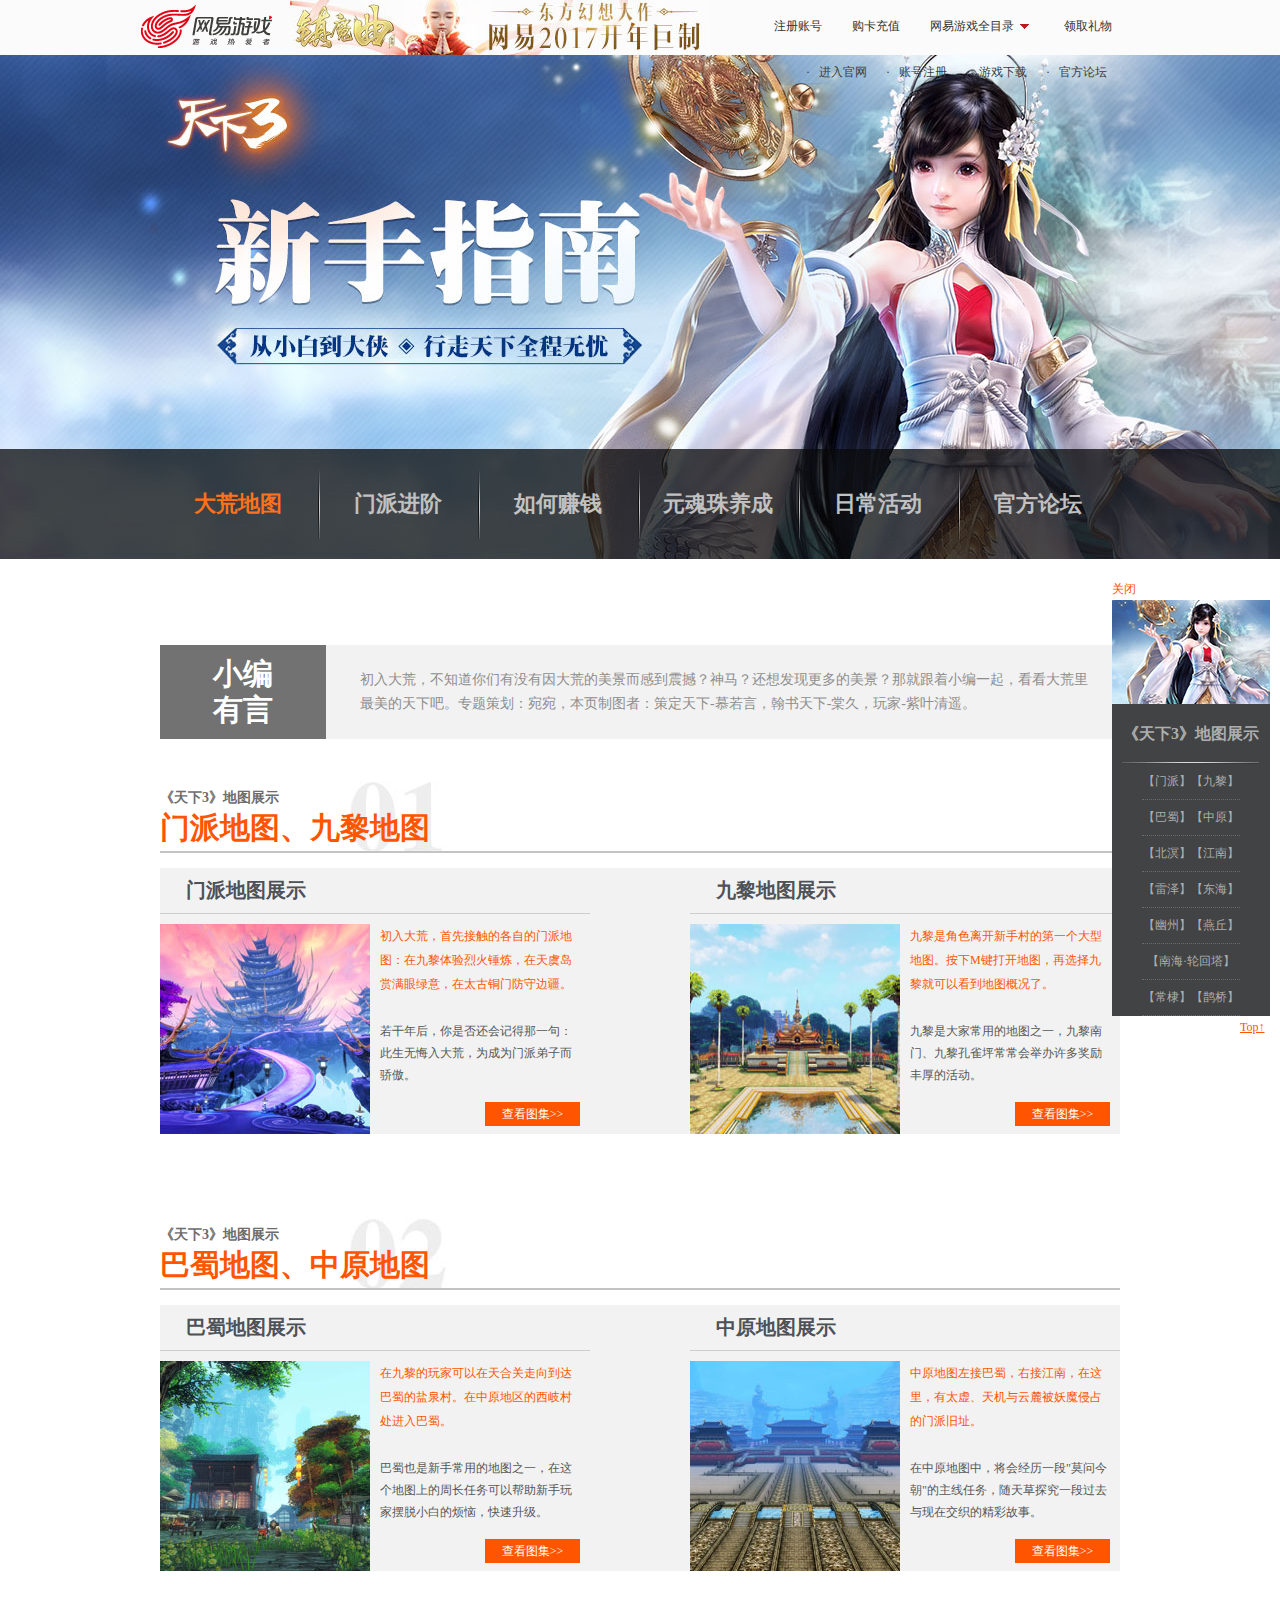
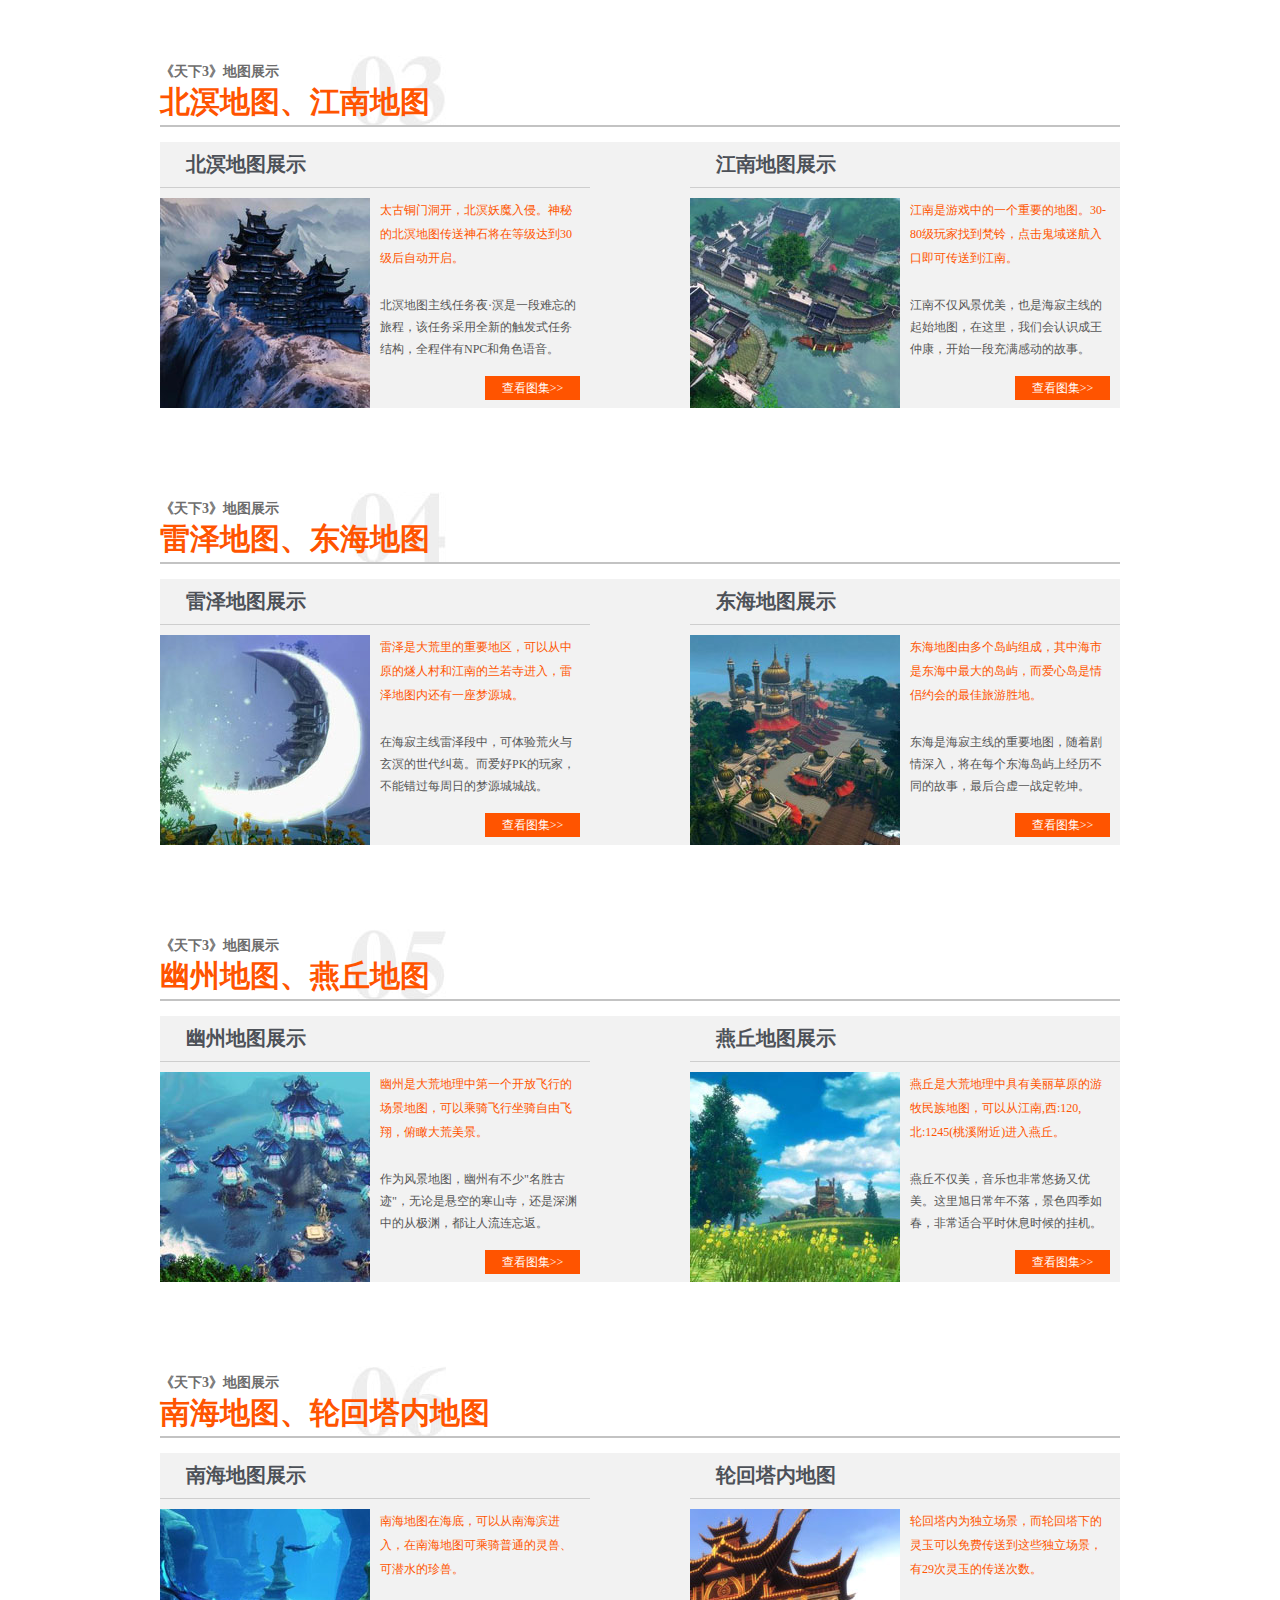
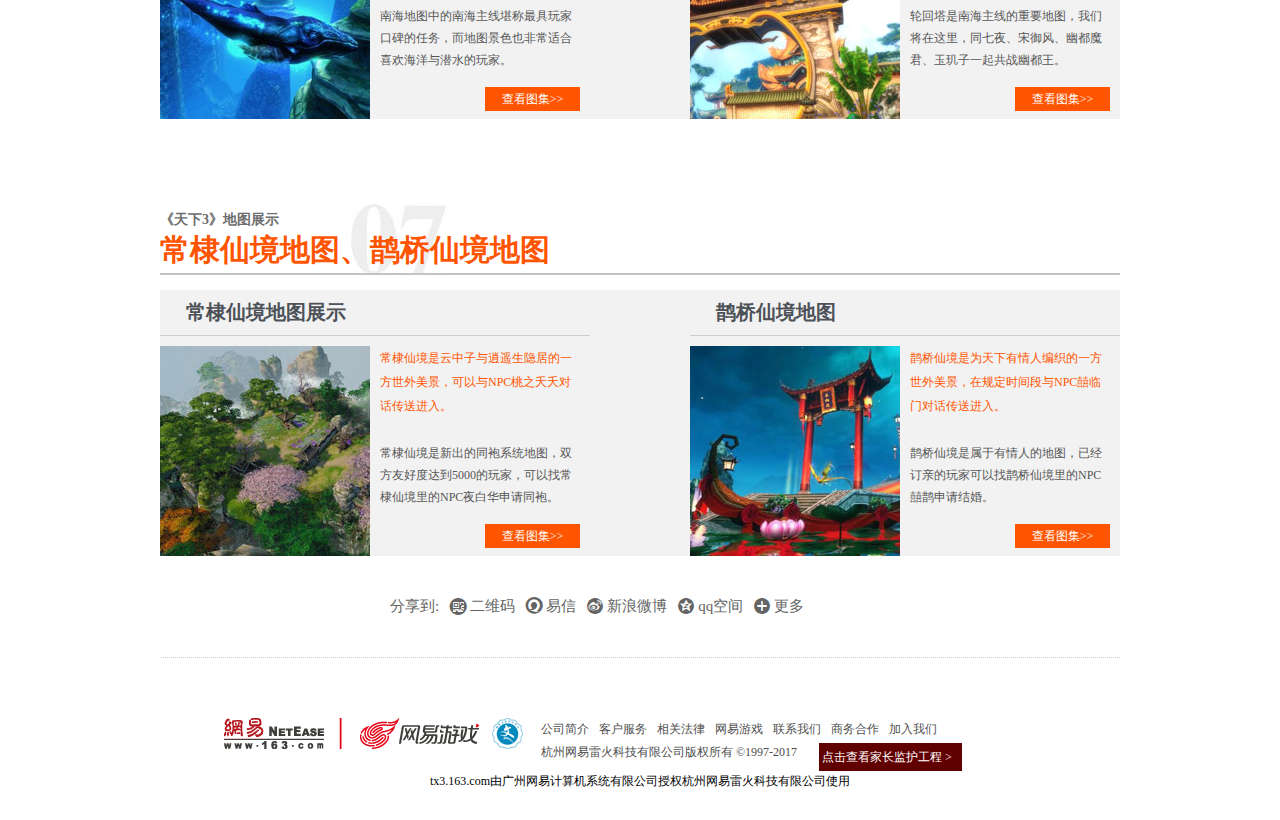
<file: tianxia/newGuide.html>
<!DOCTYPE html>
<html lang="en">
<head>
    <meta charset="UTF-8">
    <title>初入大荒_地图展示_《天下3》2015年新手专题</title>
    <link rel="stylesheet" href="css/base.css">
    <link rel="stylesheet" href="css/topNav.css">
    <link rel="stylesheet" href="css/newGuide.css">
    <link rel="stylesheet" href="css/iconfont/iconfont.css">
    <link rel="shortcut icon" href="favicon.ico">
    <script type="text/javascript" src="js/base.js"></script>
    <script type="text/javascript" src="js/topNav.js"></script>
</head>
<body>
<!--header部分-->
<div class="header">
    <div class="h-main">
        <div class="h-top">
            <h1>天下3</h1>
            <a href="http://tx3.163.com" target="_blank" id="h-logo">《天下3》官方网站</a>
            <ul class="h-nav">
                <li>
                    <span class="dot">·</span>
                    <a href="index.html" target="_blank" title="进入官网">进入官网</a>
                </li>
                <li>
                    <span class="dot">·</span>
                    <a href="http://tx3.163.com/reg/" target="_blank" title="账号注册">账号注册</a>
                </li>
                <li>
                    <span class="dot">·</span>
                    <a href="http://tx3.163.com/download/" target="_blank" title="游戏下载">游戏下载</a>
                </li>
                <li>
                    <span class="dot">·</span>
                    <a href="http://tx3.netease.com/forum.php" target="_blank" title="官方论坛">官方论坛</a>
                </li>
            </ul>
        </div>
        <div class="h-bottom">
            <ul id="h-bottom-nav">
                <li>
                    <a href="javascript:void(0)" class="current">大荒地图</a>
                    <img src="images/newGuide/h-nav_split.png" alt="">
                </li>
                <li>
                    <a href="javascript:void(0)">门派进阶</a>
                    <img src="images/newGuide/h-nav_split.png" alt="">
                </li>
                <li>
                    <a href="javascript:void(0)">如何赚钱</a>
                    <img src="images/newGuide/h-nav_split.png" alt="">
                </li>
                <li>
                    <a href="javascript:void(0)">元魂珠养成</a>
                    <img src="images/newGuide/h-nav_split.png" alt="">
                </li>
                <li>
                    <a href="javascript:void(0)">日常活动</a>
                    <img src="images/newGuide/h-nav_split.png" alt="">
                </li>
                <li>
                    <a href="http://tx3.netease.com/forum.php" target="_blank">官方论坛</a>
                </li>
            </ul>
        </div>
    </div>

</div>

<!--content部分-->
<div class="content clearfix">
    <div class="content-say">
        <div class="content-say-l">
            <h3>小编有言</h3>
        </div>
        <div class="content-say-r">
            <p>初入大荒，不知道你们有没有因大荒的美景而感到震撼？神马？还想发现更多的美景？那就跟着小编一起，看看大荒里最美的天下吧。专题策划：宛宛，本页制图者：策定天下-慕若言，翰书天下-棠久，玩家-紫叶清遥。</p>
        </div>
    </div>
    <div class="content-show">
        <div class="part-map" id="dv1">
            <div class="map-title num1">
                <p>《天下3》地图展示</p>
                <h3>门派地图、九黎地图</h3>
            </div>
            <div class="map-pic">
                <div class="map-pic-l">
                    <h4>门派地图展示</h4>
                    <div class="left">
                        <a href="http://tuku.tx3.163.com/image/5662585354b2d36c3d8bec62" target="_blank">
                            <img src="images/newGuide/pic1.jpg" alt="">
                        </a>
                    </div>
                    <div class="right">
                        <p>
                            <span>
                                初入大荒，首先接触的各自的门派地图：在九黎体验烈火锤炼，在天虞岛赏满眼绿意，在太古铜门防守边疆。
                            </span><br>
                            <p></p>
                            若干年后，你是否还会记得那一句：此生无悔入大荒，为成为门派弟子而骄傲。
                        </p>
                        <div class="pic-btn">
                            <a href="http://tuku.tx3.163.com/image/5662585354b2d36c3d8bec62" target="_blank">查看图集>></a>
                        </div>
                    </div>
                </div>
                <div class="map-pic-r">
                    <h4>九黎地图展示</h4>
                    <div class="left">
                        <a href="http://tuku.tx3.163.com/image/56545adda5e5e949473ff05a" target="_blank">
                            <img src="images/newGuide/pic2.jpg" alt="">
                        </a>
                    </div>
                    <div class="right">
                        <p>
                            <span>
                                九黎是角色离开新手村的第一个大型地图。按下M键打开地图，再选择九黎就可以看到地图概况了。
                            </span><br>
                        <p></p>
                        九黎是大家常用的地图之一，九黎南门、九黎孔雀坪常常会举办许多奖励丰厚的活动。
                        </p>
                        <div class="pic-btn">
                            <a href="http://tuku.tx3.163.com/image/56545adda5e5e949473ff05a" target="_blank">查看图集>></a>
                        </div>
                    </div>
                </div>
            </div>
        </div>
        <div class="part-map" id="dv2">
            <div class="map-title num2">
                <p>《天下3》地图展示</p>
                <h3>巴蜀地图、中原地图</h3>
            </div>
            <div class="map-pic">
                <div class="map-pic-l">
                    <h4>巴蜀地图展示</h4>
                    <div class="left">
                        <a href="http://tuku.tx3.163.com/image/5662482554b2d357cd8bec62" target="_blank">
                            <img src="images/newGuide/pic3.jpg" alt="">
                        </a>
                    </div>
                    <div class="right">
                        <p>
                            <span>
                                在九黎的玩家可以在天合关走向到达巴蜀的盐泉村。在中原地区的西岐村处进入巴蜀。
                            </span><br>
                        <p></p>
                        巴蜀也是新手常用的地图之一，在这个地图上的周长任务可以帮助新手玩家摆脱小白的烦恼，快速升级。
                        </p>
                        <div class="pic-btn">
                            <a href="http://tuku.tx3.163.com/image/5662482554b2d357cd8bec62" target="_blank">查看图集>></a>
                        </div>
                    </div>
                </div>
                <div class="map-pic-r">
                    <h4>中原地图展示</h4>
                    <div class="left">
                        <a href="http://tuku.tx3.163.com/image/5662644154b2d32f8a8bec62" target="_blank">
                            <img src="images/newGuide/pic4.jpg" alt="">
                        </a>
                    </div>
                    <div class="right">
                        <p>
                            <span>
                                中原地图左接巴蜀，右接江南，在这里，有太虚、天机与云麓被妖魔侵占的门派旧址。
                            </span><br>
                        <p></p>
                        在中原地图中，将会经历一段"莫问今朝"的主线任务，随天草探究一段过去与现在交织的精彩故事。
                        </p>
                        <div class="pic-btn">
                            <a href="http://tuku.tx3.163.com/image/5662644154b2d32f8a8bec62" target="_blank">查看图集>></a>
                        </div>
                    </div>
                </div>
            </div>
        </div>
        <div class="part-map" id="dv3">
            <div class="map-title num3">
                <p>《天下3》地图展示</p>
                <h3>北溟地图、江南地图</h3>
            </div>
            <div class="map-pic">
                <div class="map-pic-l">
                    <h4>北溟地图展示</h4>
                    <div class="left">
                        <a href="http://tuku.tx3.163.com/image/564f33a5d2742e1e478a87dd" target="_blank">
                            <img src="images/newGuide/pic5.jpg" alt="">
                        </a>
                    </div>
                    <div class="right">
                        <p>
                            <span>
                                太古铜门洞开，北溟妖魔入侵。神秘的北溟地图传送神石将在等级达到30级后自动开启。
                            </span><br>
                        <p></p>
                        北溟地图主线任务夜·溟是一段难忘的旅程，该任务采用全新的触发式任务结构，全程伴有NPC和角色语音。
                        </p>
                        <div class="pic-btn">
                            <a href="http://tuku.tx3.163.com/image/564f33a5d2742e1e478a87dd" target="_blank">查看图集>></a>
                        </div>
                    </div>
                </div>
                <div class="map-pic-r">
                    <h4>江南地图展示</h4>
                    <div class="left">
                        <a href="http://tuku.tx3.163.com/image/5620b83854b2d3401458cd7c" target="_blank">
                            <img src="images/newGuide/pic6.jpg" alt="">
                        </a>
                    </div>
                    <div class="right">
                        <p>
                            <span>
                                江南是游戏中的一个重要的地图。30-80级玩家找到梵铃，点击鬼域迷航入口即可传送到江南。
                            </span><br>
                        <p></p>
                        江南不仅风景优美，也是海寂主线的起始地图，在这里，我们会认识成王仲康，开始一段充满感动的故事。
                        </p>
                        <div class="pic-btn">
                            <a href="http://tuku.tx3.163.com/image/5620b83854b2d3401458cd7c" target="_blank">查看图集>></a>
                        </div>
                    </div>
                </div>
            </div>
        </div>
        <div class="part-map" id="dv4">
            <div class="map-title num4">
                <p>《天下3》地图展示</p>
                <h3>雷泽地图、东海地图</h3>
            </div>
            <div class="map-pic">
                <div class="map-pic-l">
                    <h4>雷泽地图展示</h4>
                    <div class="left">
                        <a href="http://tuku.tx3.163.com/image/564dc57c54b2d32431238abc" target="_blank">
                            <img src="images/newGuide/pic7.jpg" alt="">
                        </a>
                    </div>
                    <div class="right">
                        <p>
                            <span>
                                雷泽是大荒里的重要地区，可以从中原的燧人村和江南的兰若寺进入，雷泽地图内还有一座梦源城。
                            </span><br>
                        <p></p>
                        在海寂主线雷泽段中，可体验荒火与玄溟的世代纠葛。而爱好PK的玩家，不能错过每周日的梦源城城战。
                        </p>
                        <div class="pic-btn">
                            <a href="http://tuku.tx3.163.com/image/564dc57c54b2d32431238abc" target="_blank">查看图集>></a>
                        </div>
                    </div>
                </div>
                <div class="map-pic-r">
                    <h4>东海地图展示</h4>
                    <div class="left">
                        <a href="http://tuku.tx3.163.com/image/5620b83854b2d3401458cd7c" target="_blank">
                            <img src="images/newGuide/pic8.jpg" alt="">
                        </a>
                    </div>
                    <div class="right">
                        <p>
                            <span>
                                东海地图由多个岛屿组成，其中海市是东海中最大的岛屿，而爱心岛是情侣约会的最佳旅游胜地。
                            </span><br>
                        <p></p>
                        东海是海寂主线的重要地图，随着剧情深入，将在每个东海岛屿上经历不同的故事，最后合虚一战定乾坤。
                        </p>
                        <div class="pic-btn">
                            <a href="http://tuku.tx3.163.com/image/5620b83854b2d3401458cd7c" target="_blank">查看图集>></a>
                        </div>
                    </div>
                </div>
            </div>
        </div>
        <div class="part-map" id="dv5">
            <div class="map-title num5">
                <p>《天下3》地图展示</p>
                <h3>幽州地图、燕丘地图</h3>
            </div>
            <div class="map-pic">
                <div class="map-pic-l">
                    <h4>幽州地图展示</h4>
                    <div class="left">
                        <a href="http://tuku.tx3.163.com/image/562c381854b2d30ecbb87788" target="_blank">
                            <img src="images/newGuide/pic9.jpg" alt="">
                        </a>
                    </div>
                    <div class="right">
                        <p>
                            <span>
                                幽州是大荒地理中第一个开放飞行的场景地图，可以乘骑飞行坐骑自由飞翔，俯瞰大荒美景。
                            </span><br>
                        <p></p>
                        作为风景地图，幽州有不少"名胜古迹"，无论是悬空的寒山寺，还是深渊中的从极渊，都让人流连忘返。
                        </p>
                        <div class="pic-btn">
                            <a href="http://tuku.tx3.163.com/image/562c381854b2d30ecbb87788" target="_blank">查看图集>></a>
                        </div>
                    </div>
                </div>
                <div class="map-pic-r">
                    <h4>燕丘地图展示</h4>
                    <div class="left">
                        <a href="http://tuku.tx3.163.com/image/5638c9a8a5e5e95f3d28e119" target="_blank">
                            <img src="images/newGuide/pic10.jpg" alt="">
                        </a>
                    </div>
                    <div class="right">
                        <p>
                            <span>
                                燕丘是大荒地理中具有美丽草原的游牧民族地图，可以从江南,西:120,北:1245(桃溪附近)进入燕丘。
                            </span><br>
                        <p></p>
                        燕丘不仅美，音乐也非常悠扬又优美。这里旭日常年不落，景色四季如春，非常适合平时休息时候的挂机。
                        </p>
                        <div class="pic-btn">
                            <a href="http://tuku.tx3.163.com/image/5638c9a8a5e5e95f3d28e119" target="_blank">查看图集>></a>
                        </div>
                    </div>
                </div>
            </div>
        </div>
        <div class="part-map" id="dv6">
            <div class="map-title num6">
                <p>《天下3》地图展示</p>
                <h3>南海地图、轮回塔内地图</h3>
            </div>
            <div class="map-pic">
                <div class="map-pic-l">
                    <h4>南海地图展示</h4>
                    <div class="left">
                        <a href="http://tuku.tx3.163.com/image/565068d8a5e5e950248e2a68" target="_blank">
                            <img src="images/newGuide/pic11.jpg" alt="">
                        </a>
                    </div>
                    <div class="right">
                        <p>
                            <span>
                                南海地图在海底，可以从南海滨进入，在南海地图可乘骑普通的灵兽、可潜水的珍兽。
                            </span><br>
                        <p></p>
                        南海地图中的南海主线堪称最具玩家口碑的任务，而地图景色也非常适合喜欢海洋与潜水的玩家。
                        </p>
                        <div class="pic-btn">
                            <a href="http://tuku.tx3.163.com/image/565068d8a5e5e950248e2a68" target="_blank">查看图集>></a>
                        </div>
                    </div>
                </div>
                <div class="map-pic-r">
                    <h4>轮回塔内地图</h4>
                    <div class="left">
                        <a href="http://tuku.tx3.163.com/image/565177e2aaceb952d9bc3b85" target="_blank">
                            <img src="images/newGuide/pic12.jpg" alt="">
                        </a>
                    </div>
                    <div class="right">
                        <p>
                            <span>
                                轮回塔内为独立场景，而轮回塔下的灵玉可以免费传送到这些独立场景，有29次灵玉的传送次数。
                            </span><br>
                        <p></p>
                        轮回塔是南海主线的重要地图，我们将在这里，同七夜、宋御风、幽都魔君、玉玑子一起共战幽都王。
                        </p>
                        <div class="pic-btn">
                            <a href="http://tuku.tx3.163.com/image/565177e2aaceb952d9bc3b85" target="_blank">查看图集>></a>
                        </div>
                    </div>
                </div>
            </div>
        </div>
        <div class="part-map clearfix" id="dv7">
            <div class="map-title num7">
                <p>《天下3》地图展示</p>
                <h3>常棣仙境地图、鹊桥仙境地图</h3>
            </div>
            <div class="map-pic">
                <div class="map-pic-l">
                    <h4>常棣仙境地图展示</h4>
                    <div class="left">
                        <a href="http://tuku.tx3.163.com/image/564c358754b2d36f8fe6ee95" target="_blank">
                            <img src="images/newGuide/pic13.jpg" alt="">
                        </a>
                    </div>
                    <div class="right">
                        <p>
                            <span>
                                常棣仙境是云中子与逍遥生隐居的一方世外美景，可以与NPC桃之夭夭对话传送进入。
                            </span><br>
                        <p></p>
                        常棣仙境是新出的同袍系统地图，双方友好度达到5000的玩家，可以找常棣仙境里的NPC夜白华申请同袍。
                        </p>
                        <div class="pic-btn">
                            <a href="http://tuku.tx3.163.com/image/564c358754b2d36f8fe6ee95" target="_blank">查看图集>></a>
                        </div>
                    </div>
                </div>
                <div class="map-pic-r">
                    <h4>鹊桥仙境地图</h4>
                    <div class="left">
                        <a href="http://tuku.tx3.163.com/image/564c364754b2d33a47e6ee98" target="_blank">
                            <img src="images/newGuide/pic14.jpg" alt="">
                        </a>
                    </div>
                    <div class="right">
                        <p>
                            <span>
                                鹊桥仙境是为天下有情人编织的一方世外美景，在规定时间段与NPC囍临门对话传送进入。
                            </span><br>
                        <p></p>
                        鹊桥仙境是属于有情人的地图，已经订亲的玩家可以找鹊桥仙境里的NPC囍鹊申请结婚。
                        </p>
                        <div class="pic-btn">
                            <a href="http://tuku.tx3.163.com/image/564c364754b2d33a47e6ee98" target="_blank">查看图集>></a>
                        </div>
                    </div>
                </div>
            </div>
        </div>
    </div>
</div>


<!--newGuide-footer部分-->
<div class="hot-share clearfix">
    <span>分享到:</span>
    <ul class="hot-share-single clearfix">
        <li><a href="javascript:;" class="iconfont icon-erweima">二维码</a></li>
        <li><a href="javascript:;" class="iconfont icon-yixin">易信</a></li>
        <li><a href="javascript:;" class="iconfont icon-xinlang">新浪微博</a></li>
        <li><a href="javascript:;" class="iconfont icon-qqkongjian">qq空间</a></li>
        <li><a href="javascript:;" class="iconfont icon-icontianjia01" id="shareMore">更多</a></li>
    </ul>
    <div class="hot-share-more" id="hot-share-more">
        <ul>
            <li>
                <a href="javascript:;" class="rr">人人网</a>
            </li>
            <li>
                <a href="javascript:;" class="tx">腾讯微博</a>
            </li>
            <li>
                <a href="javascript:;" class="qq">QQ好友</a>
            </li>
            <li>
                <a href="javascript:;" class="db">豆瓣</a>
            </li>
            <li>
                <a href="javascript:;" class="bd">百度贴吧</a>
            </li>
        </ul>
    </div>
</div>
<div class="footerWrap">
    <div class="footer">
        <span class="footer-logo">
            <a href="javascript:;" class="netease1"></a>
            <a href="javascript:;" class="nie1"></a>
            <a href="javascript:;" class="wen"></a>
        </span>
        <span class="footer-frindLink">
            <a href="javascript:;">公司简介</a><i> - </i>
            <a href="javascript:;">客户服务</a><i> - </i>
            <a href="javascript:;">相关法律</a><i> - </i>
            <a href="javascript:;">网易游戏</a><i> - </i>
            <a href="javascript:;">联系我们</a><i> - </i>
            <a href="javascript:;">商务合作</a><i> - </i>
            <a href="javascript:;">加入我们</a>
            <br>
            <span class="footer-copyright">杭州网易雷火科技有限公司版权所有 ©1997-2017</span>
        </span>
        <a href="javascript:;" class="footer-tutelage">点击查看家长监护工程 ></a>
        <br/>
        <div class="footer-explain">
            <span>
            tx3.163.com由广州网易计算机系统有限公司授权杭州网易雷火科技有限公司使用
            </span>
        </div>
    </div>
</div>

<!--slider部分-->
<div class="rslider">
    <div class="closeslider">关闭</div>
    <div class="menu">
        <div class="picslider"></div>
        <div class="rcontent">
            <h3>《天下3》地图展示</h3>
            <div class="rlist">
                <ul>
                    <li><a href="#dv1">【门派】【九黎】</a></li>
                    <li><a href="#dv2">【巴蜀】【中原】</a></li>
                    <li><a href="#dv3">【北溟】【江南】</a></li>
                    <li><a href="#dv4">【雷泽】【东海】</a></li>
                    <li><a href="#dv5">【幽州】【燕丘】</a></li>
                    <li><a href="#dv6">【南海·轮回塔】</a></li>
                    <li><a href="#dv7">【常棣】【鹊桥】</a></li>
                </ul>
            </div>
        </div>
    </div>
    <div class="top">Top↑</div>
</div>
<script src="js/jquery-1.12.2.js"></script>
<script type="text/javascript" src="js/newGuide.js"></script>
</body>
</html>
</file>
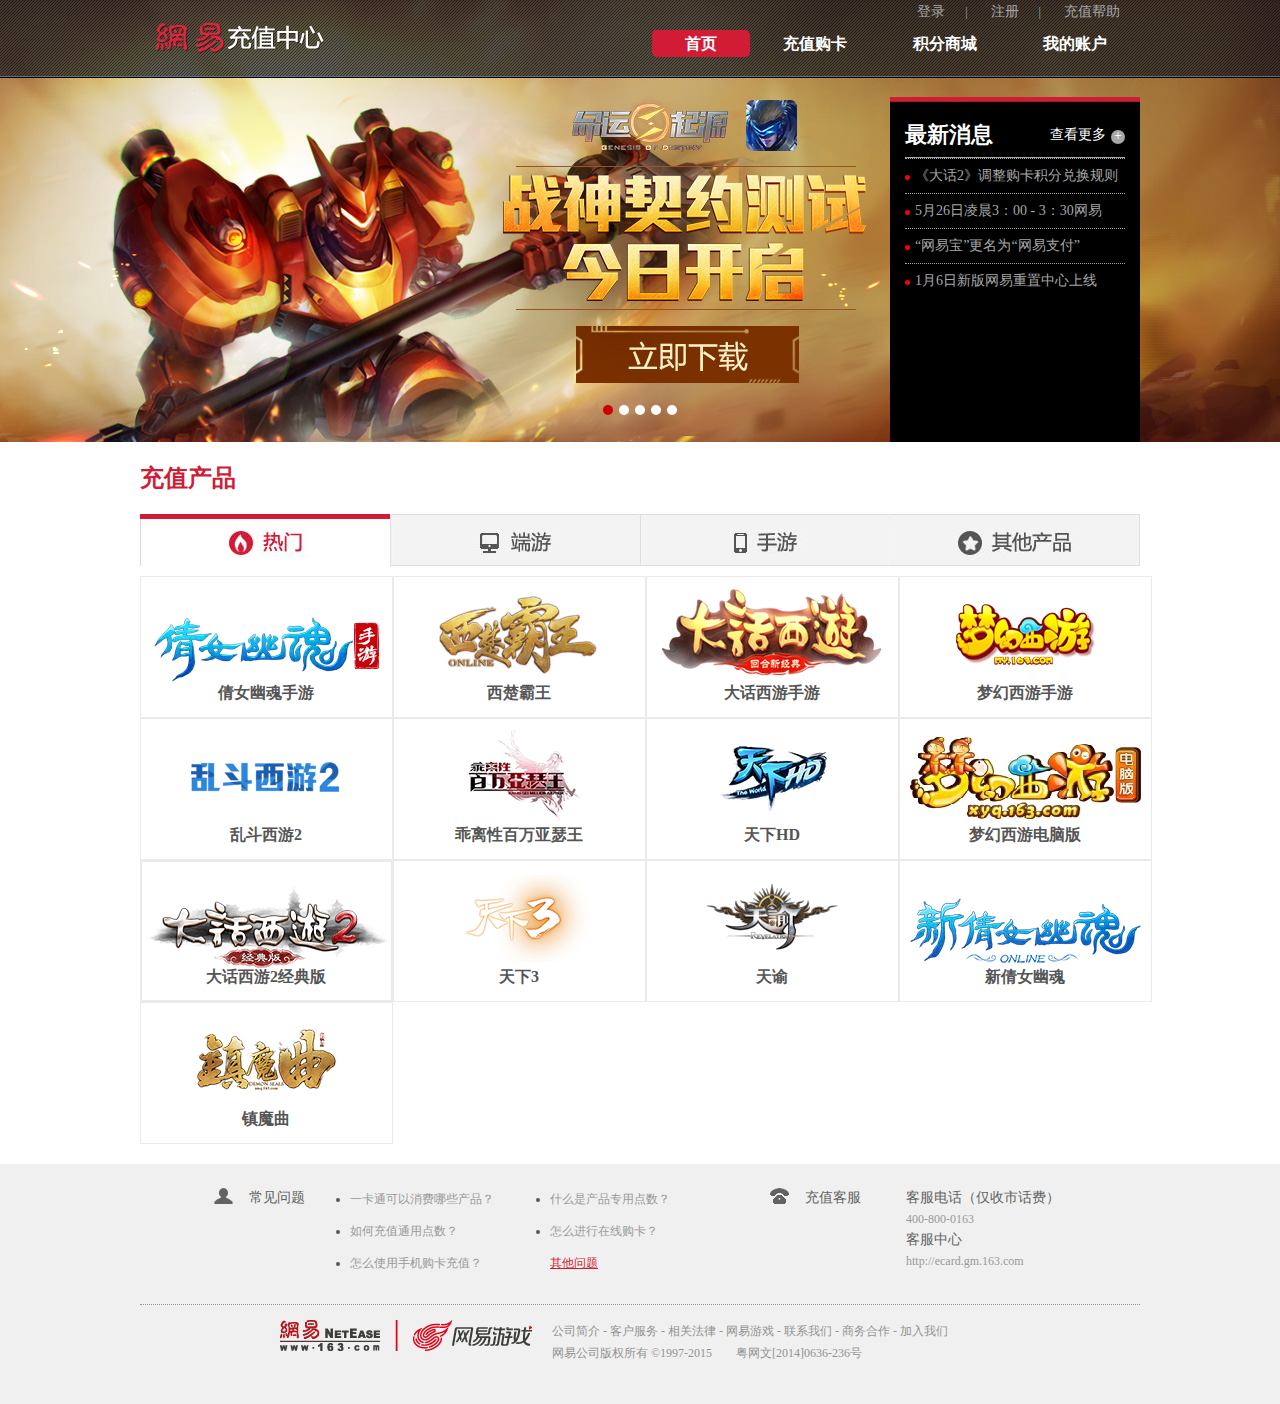
<file: tianxia/payGame.html>
<!DOCTYPE html>
<html lang="en">
<head>
    <meta charset="UTF-8">
    <title>网易充值中心-让你游戏畅快淋漓！</title>
    <link rel="stylesheet" href="css/base.css">
    <link rel="stylesheet" href="css/payGame.css">
    <link rel="shortcut icon" href="favicon.ico">

</head>
<body>

<div id="pay-game">
    <!--导航与banner   by吴素超 2017.1.5-->
    <!--logo 和 菜单部分-->
    <div class="pay-game-head">
        <div class="pay-game-head-in">
            <div class="pay-w pay-game-head-in-header">
                <div class="pay-logo">
                    <h1><a href="/">网易充值中心</a></h1>
                </div>
                <div class="pay-bigmenu">
                    <div class="pay-bigmenu-menutop">
                        <a href="#">登录</a>|
                        <a href="#">注册</a>|
                        <a href="#">充值帮助</a>
                    </div>
                    <div class="pay-bigmenu-menu">
                        <ul>
                            <li class="hover"><a href="#">首页</a></li>
                            <li><a href="#">充值购卡</a></li>
                            <li><a href="#">积分商城</a></li>
                            <li><a href="#">我的账户</a></li>
                        </ul>
                    </div>
                </div>
            </div>
        </div>
    </div>
    <!--banner 显示部分-->
    <div class="pay-game-ban" id="pay-game-ban">
        <ul>
            <!--<li></li>-->
        </ul>
    </div>
    <!--小焦点部分-->
    <div id="pay-squre" class="pay-squre">
        <ol>
            <!--<li></li>
            <li class="current"></li>
            <li></li>-->
        </ol>
    </div>
    <!--左右按钮部分-->
    <div id="pay-button" class="pay-w pay-button">
        <div id="pay-button-left">&lt;</div>
        <div id="pay-button-right">&gt;</div>
    </div>
    <!--最新消息-->
    <div class="pay-news">
        <div class=pay-news-in>
            <h2>最新消息 <a href="#"><span>查看更多<i>+</i></span></a></h2>
            <ul>
                <li><span></span><a href="#">《大话2》调整购卡积分兑换规则</a></li>
                <li><span></span><a href="#">5月26日凌晨3：00 - 3：30网易</a></li>
                <li><span></span><a href="#">“网易宝”更名为“网易支付”</a></li>
                <li><span></span><a href="#">1月6日新版网易重置中心上线</a></li>
            </ul>
        </div>
    </div>




</div>

<!--内容区域和底部   by吴素超 2017.1.5-->
<!--product部分-->
<div class="pay-game-product pay-w">
    <!--pay-game-product-title部分-->
    <div class="pay-game-product-title">充值产品</div>
    <!--pay-game-product-content部分-->
    <div class="pay-game-product-content pay-w" id="pay-game-product-content-tab">
        <div class="pay-game-product-content-tab">
            <span class="current1 tab1"></span>
            <span class="tab2"></span>
            <span class="tab3"></span>
            <span class="tab4"></span>
        </div>

        <div class="pay-game-product-content-imgs ">
            <ul>
                <li class="current clearfix">
                    <!--此时没有作该图片点击后的页面-->
                    <a href="javascript:void(0);">
                        <img src="images/pay-game28.jpg" alt="">
                        <p>倩女幽魂手游</p>
                    </a>
                    <a href="javascript:void(0);">
                        <img src="images/pay-game10.png" alt="">
                        <p>西楚霸王</p>
                    </a>
                    <a href="javascript:void(0);">
                        <img src="images/pay-game31.png" alt="">
                        <p>大话西游手游</p>
                    </a>
                    <a href="javascript:void(0);">
                        <img src="images/pay-game17.jpg" alt="">
                        <p>梦幻西游手游</p>
                    </a>
                    <a href="javascript:void(0);">
                        <img src="images/pay-game27.jpg" alt="">
                        <p>乱斗西游2</p>
                    </a>
                    <a href="javascript:void(0);">
                        <img src="images/pay-game01.jpg" alt="">
                        <p>乖离性百万亚瑟王</p>
                    </a>
                    <a href="javascript:void(0);">
                        <img src="images/pay-game15.jpg" alt="">
                        <p>天下HD</p>
                    </a>
                    <a href="javascript:void(0);">
                        <img src="images/pay-game08.jpg" alt="">
                        <p>梦幻西游电脑版</p>
                    </a>
                    <a href="javascript:void(0);">
                        <img src="images/pay-game12.png" alt="">
                        <p>大话西游2经典版</p>
                    </a>
                    <a href="javascript:void(0);">
                        <img src="images/pay-game25.jpg" alt="">
                        <p>天下3</p>
                    </a>
                    <a href="javascript:void(0);">
                        <img src="images/pay-game24.jpg" alt="">
                        <p>天谕</p>
                    </a>
                    <a href="javascript:void(0);">
                        <img src="images/pay-game29.jpg" alt="">
                        <p>新倩女幽魂</p>
                    </a>
                    <a href="javascript:void(0);">
                        <img src="images/pay-game11.jpg" alt="">
                        <p>镇魔曲</p>
                    </a>
                </li>
                <li>
                    <a href="javascript:void(0);">
                        <img src="images/pay-game12.png" alt="">
                        <p>大话西游2免费版</p>
                    </a>
                    <a href="javascript:void(0);">
                        <img src="images/pay-game10.png" alt="">
                        <p>西楚霸王</p>
                    </a>
                    <a href="javascript:void(0);">
                        <img src="images/pay-game08.jpg" alt="">
                        <p>梦幻西游电脑版</p>
                    </a>
                    <a href="javascript:void(0);">
                        <img src="images/pay-game12.png" alt="">
                        <p>大话西游2经典版</p>
                    </a>
                    <a href="javascript:void(0);">
                        <img src="images/pay-game25.jpg" alt="">
                        <p>天下3</p>
                    </a>
                    <a href="javascript:void(0);">
                        <img src="images/pay-game24.jpg" alt="">
                        <p>天谕</p>
                    </a>
                    <a href="javascript:void(0);">
                        <img src="images/pay-game29.jpg" alt="">
                        <p>新倩女幽魂</p>
                    </a>
                    <a href="javascript:void(0);">
                        <img src="images/pay-game11.jpg" alt="">
                        <p>镇魔曲</p>
                    </a>
                    <a href="javascript:void(0);">
                        <img src="images/pay-game14.jpg" alt="">
                        <p>大唐无双零</p>
                    </a>
                    <a href="javascript:void(0);">
                        <img src="images/pay-game03.jpg" alt="">
                        <p>武魂2</p>
                    </a>
                    <a href="javascript:void(0);">
                        <img src="images/pay-game32.jpg" alt="">
                        <p>新大话西游3</p>
                    </a>
                    <a href="javascript:void(0);">
                        <img src="images/pay-game22.jpg" alt="">
                        <p>新飞飞</p>
                    </a>
                    <a href="javascript:void(0);">
                        <img src="images/pay-game19.jpg" alt="">
                        <p>精灵传说</p>
                    </a>
                </li>
                <li>
                    <a href="javascript:void(0);">
                        <img src="images/pay-game28.jpg" alt="">
                        <p>倩女幽魂手游</p>
                    </a>
                    <a href="javascript:void(0);">
                        <img src="images/pay-game20.jpg" alt="">
                        <p>率土之滨</p>
                    </a>
                    <a href="javascript:void(0);">
                        <img src="images/pay-game05.png" alt="">
                        <p>圣灵Zero</p>
                    </a>
                    <a href="javascript:void(0);">
                        <img src="images/pay-game09.jpg" alt="">
                        <p>黑暗启元</p>
                    </a>
                    <a href="javascript:void(0);">
                        <img src="images/pay-game31.png" alt="">
                        <p>大话西游手游</p>
                    </a>
                    <a href="javascript:void(0);">
                        <img src="images/pay-game17.jpg" alt="">
                        <p>梦幻西游手游</p>
                    </a>
                    <a href="javascript:void(0);">
                        <img src="images/pay-game27.jpg" alt="">
                        <p>乱斗西游2</p>
                    </a>
                    <a href="javascript:void(0);">
                        <img src="images/pay-game01.jpg" alt="">
                        <p>乖离性百万亚瑟王</p>
                    </a>
                    <a href="javascript:void(0);">
                        <img src="images/pay-game30.jpg" alt="">
                        <p>魔天记</p>
                    </a>
                    <a href="javascript:void(0);">
                        <img src="images/pay-game02.jpg" alt="">
                        <p>主公莫慌</p>
                    </a>
                    <a href="javascript:void(0);">
                        <img src="images/pay-game16.jpg" alt="">
                        <p>西游神魔决</p>
                    </a>
                    <a href="javascript:void(0);">
                        <img src="images/pay-game15.jpg" alt="">
                        <p>天下HD</p>
                    </a>
                    <a href="javascript:void(0);">
                        <img src="images/pay-game13.jpg" alt="">
                        <p>小时代官方游戏</p>
                    </a>
                    <a href="javascript:void(0);">
                        <img src="images/pay-game07.jpg" alt="">
                        <p>猎魔通缉令</p>
                    </a>
                    <a href="javascript:void(0);">
                        <img src="images/pay-game21.jpg" alt="">
                        <p>口袋侏罗纪</p>
                    </a>
                    <a href="javascript:void(0);">
                        <img src="images/pay-game09.jpg" alt="">
                        <p>百将行</p>
                    </a>
                </li>
                <li>
                    <a href="javascript:void(0);">
                        <img src="images/pay-game18.jpg" alt="">
                        <p>网易CC</p>
                    </a>
                    <a href="javascript:void(0);">
                        <img src="images/pay-game26.jpg" alt="">
                        <p>VIP邮箱</p>
                    </a>
                    <a href="javascript:void(0);">
                        <img src="images/pay-game04.jpg" alt="">
                        <p>网易游戏印象</p>
                    </a>
                </li>

            </ul>
        </div>

    </div>
</div>

<!--footer部分-->
<div class="pay-game-footer ">
    <div class="pay-game-footer-top pay-w" id="pay-game-footer-top">
        <p class="all question fl"> 常见问题</p>
        <ul class="fl">
            <li><a href="javascript:void(0)">一卡通可以消费哪些产品？</a></li>
            <li><a href="javascript:void(0)">什么是产品专用点数？</a></li>
            <li><a href="javascript:void(0)">如何充值通用点数？</a></li>
            <li><a href="javascript:void(0)">怎么进行在线购卡？</a></li>
            <li><a href="javascript:void(0)">怎么使用手机购卡充值？</a></li>
            <li class="else"><a href="javascript:void(0)">其他问题</a></li>
        </ul>
        <p class="all service fl">充值客服</p>
        <div class="pay-game-footer-top-service fl">
            <p class="title">客服电话（仅收市话费）</p>
            <p class="tel">400-800-0163</p>
            <p class="title">客服中心</p>
            <p class="tel"><a href="http://ecard.gm.163.com" target="_blank">http://ecard.gm.163.com</a></p>
        </div>
    </div>
    <div class="pay-game-footer-bottom pay-w">
        <div class="pay-game-footer-bottom-logo">
            <img src="images/pay-game-netease.png" alt="">
            <img src="images/pay-game-nie.png" alt="">
        </div>
        <div class="pay-game-footer-bottom-links">
                <span>
                    <span id="ncp-l1">
                        <a href="javascript:void(0)">公司简介</a> -
                        <a href="javascript:void(0)">客户服务</a> -
                        <a href="javascript:void(0)">相关法律</a> -
                        <a href="javascript:void(0)">网易游戏</a> -
                        <a href="javascript:void(0)">联系我们</a> -
                        <a href="javascript:void(0)">商务合作</a> -
                        <a href="javascript:void(0)">加入我们</a>
                    </span>
                    <br>
                    <span id="ncp-l2">网易公司版权所有 ©1997-2015　　粤网文[2014]0636-236号  </span>
                </span>
        </div>

    </div>
</div>

<script src="js/base.js"></script>
<script src="js/payGame.js"></script>
</body>
</html>
</file>
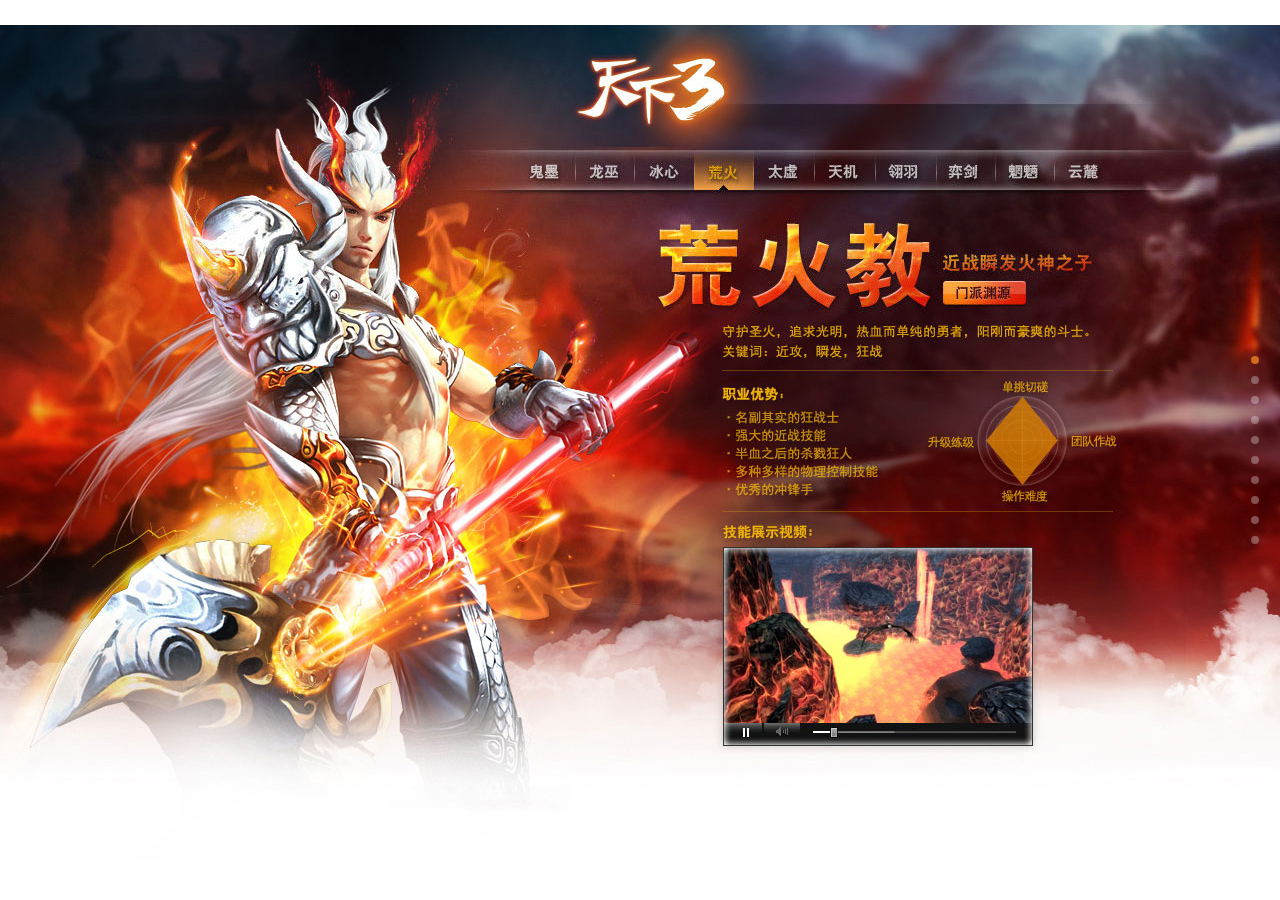
<file: tianxia/tenProfession.html>
﻿<!DOCTYPE html>
<html lang="zh-CN">
<head>
<meta charset="utf-8">
<title>《天下3》官方网站—国风幻想 史诗世界</title>
<link rel="stylesheet" href="css/jquery.pagepiling.css">
	<link rel="shortcut icon" href="favicon.ico">
<style>
.section { text-align: center; font: 50px "Microsoft Yahei"; color: #fff; background-size: cover;}
#section1 { background: url(images/profession/profession-img01.jpg) #fff 50% no-repeat;}
#section2 { background: url(images/profession/profession-img02.jpg) #fff 50% no-repeat;}
#section3 { background: url(images/profession/profession-img03.jpg) #fff 50% top no-repeat;}
#section4 { background: url(images/profession/profession-img04.jpg) #fff 50% no-repeat;}
#section5 { background: url(images/profession/profession-img05.jpg) #fff 50% top no-repeat;}
#section6 { background: url(images/profession/profession-img06.jpg) #fff 50% no-repeat;}
#section7 { background: url(images/profession/profession-img07.jpg) #fff 50% no-repeat;}
#section8 { background: url(images/profession/profession-img08.jpg) #fff 50% no-repeat;}
#section9 { background: url(images/profession/profession-img09.jpg) #fff 50% no-repeat;}
#section10 { background: url(images/profession/profession-img10.jpg) #fff 50% no-repeat;}
</style>
</head>

<body>

<div id="dowebok">
	<div id="section1" class="section">
		<!--<div class="section-main"></div>-->
	</div>
	<div id="section2" class="section"></div>
	<div id="section3" class="section"></div>
	<div id="section4" class="section"></div>
	<div id="section5" class="section"></div>
	<div id="section6" class="section"></div>
	<div id="section7" class="section"></div>
	<div id="section8" class="section"></div>
	<div id="section9" class="section"></div>
	<div id="section10" class="section"></div>
</div>

<script src="js/profession/jquery-1.8.3.min.js"></script>
<script src="js/profession/jquery.pagepiling.min.js"></script>
<script>
$(function(){
	$('#dowebok').pagepiling();
});
</script>

</body>
</html>
</file>
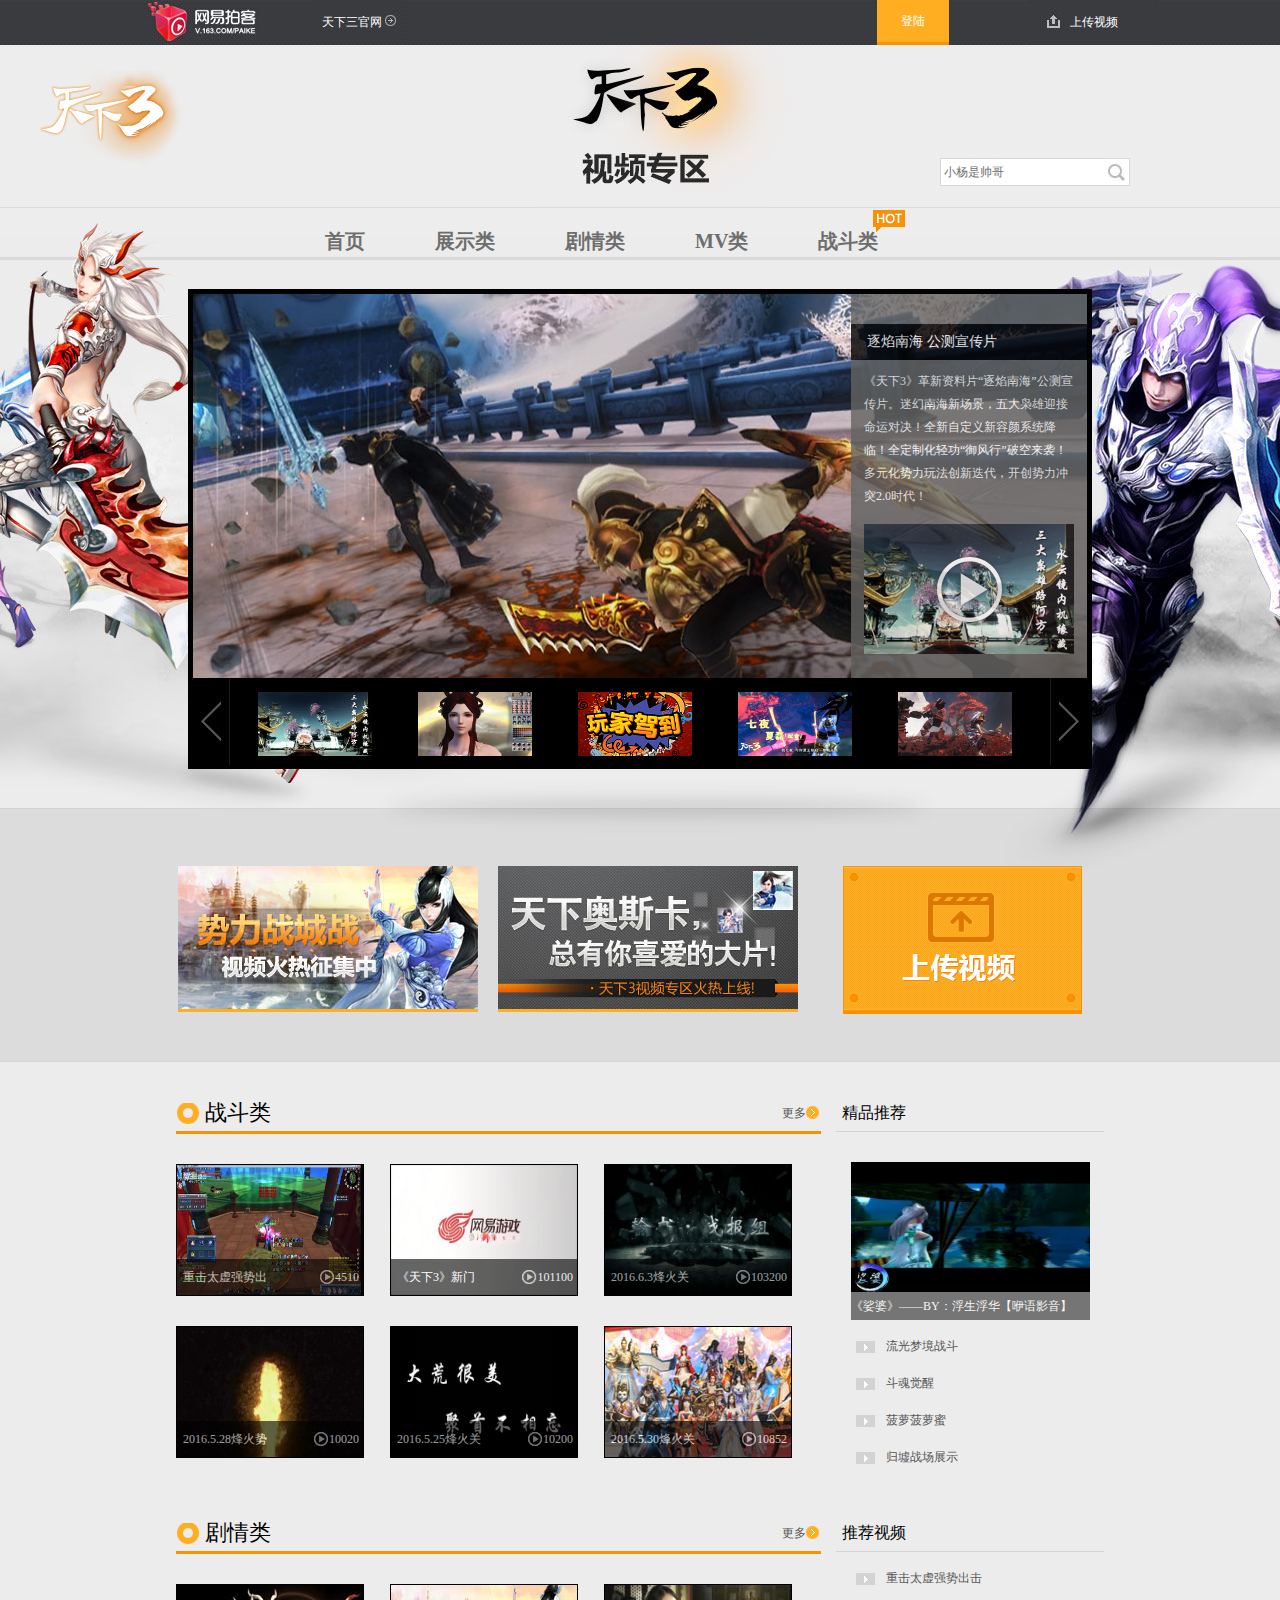
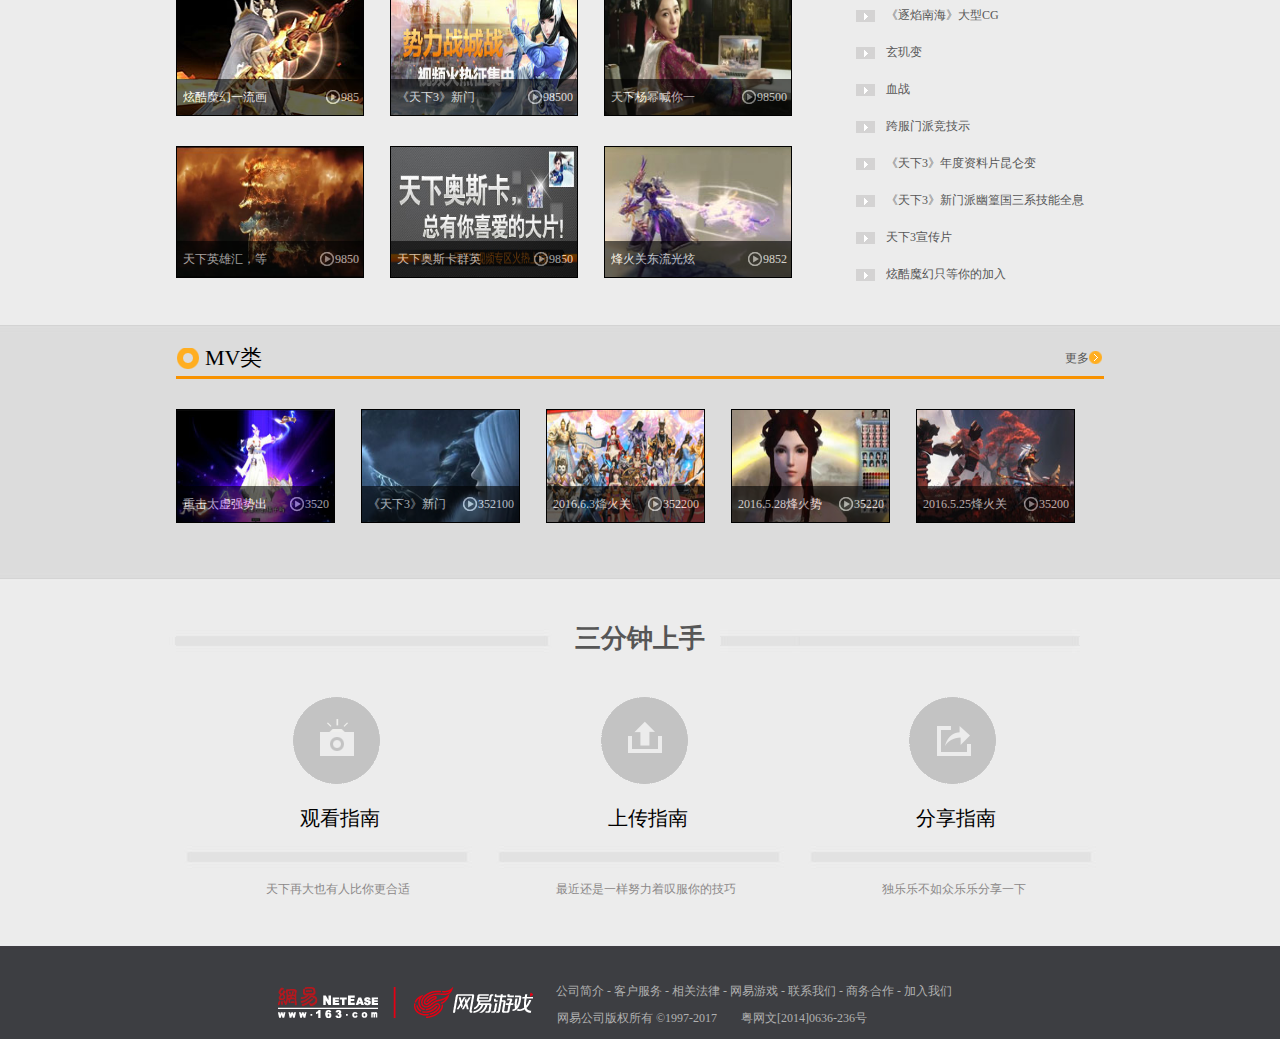
<file: tianxia/videoArea.html>
<!DOCTYPE html>
<html lang="en">
<head>
    <meta charset="UTF-8">
    <title>Title</title>
    <link rel="stylesheet" href="css/videoArea/base.css">
    <link rel="stylesheet" href="css/videoArea/index.css">
    <link rel="shortcut icon" href="favicon.ico">
</head>
<body>

<div class="main">

    <div class="all" id="allan">

    </div>
    <!--顶部导航-->
    <div class="nav">
        <ul class="nav-left">
            <li><a href="index.html" target="_blank">天下三官网</a></li>
        </ul>
        <ul class="nav-right">
            <li class="login"><a href="" target="_blank">登陆</a></li>
            <li><a target="_blank" href="" class="load">上传视频</a></li>
        </ul>
    </div>
    <!--搜索框-->
    <div class="search">
        <input type="text" class="search-of"/>
        <a target="_blank" href="http://www.baidu.com" class="magnifier"></a>
    </div>

    <div class="content">
        <!--中间导航-->
        <div class="nav-box">
            <ul class="main-nav">

            </ul>
        </div>
        <!--轮播图-->
        <div class="content-box">
            <div class="phone-box">
                <ul id="lunbophone">

                </ul>
                <div class="descrip">
                    <div class="h-box">
                        <!--标题-->
                        <div class="hh-box">

                        </div>
                    </div>
                    <div class="paragraph">
                        <div class="paragraph-box">

                        </div>
                    </div>
                    <div class="small-box">
                        <div class="small-boximg">

                        </div>
                        <a href="" class="playphoto" target="_blank"></a>

                    </div>
                </div>

            </div>
            <div class="content-end">
                <div class="imgbutton">
                    <!--下面的图片-->
                    <ul class="imgul" id="imgul">

                    </ul>

                </div>
                <div class="arrow">
                    <a href="javascript:;" class="left"></a>
                    <a href="javascript:;" class="right"></a>
                </div>
            </div>


        </div>

    </div>
    <div class="min">
        <a href="" class="addimg" target="_blank"></a>
    </div>

</div>
<div class="part">
    <div class="fight">
        <div class="title">
            <i class="circle"></i>
            <h4>战斗类</h4>
            <a href="http://v.163.com/tx3/fight" target="_blank">更多<s class="more"></s></a>
        </div>
        <div class="video">

        </div>

    </div>
    <div class=fight-right>
        <p class="righttitle">
            精品推荐
        </p>
        <div class="listdemo">
            <div class="movie">
                <img src="images/videoArea/sp5.jpg" alt="">
                    <a  target="_blank" class="moi" href="http://v.163.com/video/2013/9/9/G/V97I8BD9G.html">
                       《娑婆》——BY：浮生浮华【咿语影音】
                    </a>
            </div>

        </div>
    </div>


</div>

<div class="part">
    <div class="fight">
        <div class="title">
            <i class="circle"></i>
            <h4>剧情类</h4>
            <a href="http://v.163.com/tx3/fight" target="_blank">更多<s class="more"></s></a>
        </div>
        <div class="vide"></div>

    </div>
    <div class=fight-right>
        <p class="righttitle">
            推荐视频
        </p>
        <div class="listdemo">
            <div class="mo">

            </div>

        </div>
    </div>



</div>
<div class="end">

    <div class="part">
        <div class="fight">
            <div class="title">
                <i class="circle"></i>
                <h4>MV类</h4>
                <a target="_blank" href="http://v.163.com/tx3/fight">更多<s class="more"></s></a>
            </div>
            <div class="vid"></div>
        </div>

    </div>
    <p id="threeTile">三分钟上手</p>
    <div class="divnum">

    </div>

    <div class="endlogo">
        <img src="images/videoArea/netease.2.png" alt="">
        <img src="images/videoArea/nie.2.png" alt="">
        <span></span>

    </div>
</div>
<script src="js/jquery-1.12.2.js"></script>
<script src="js/videoArea.js"></script>
</body>
</html>
</file>
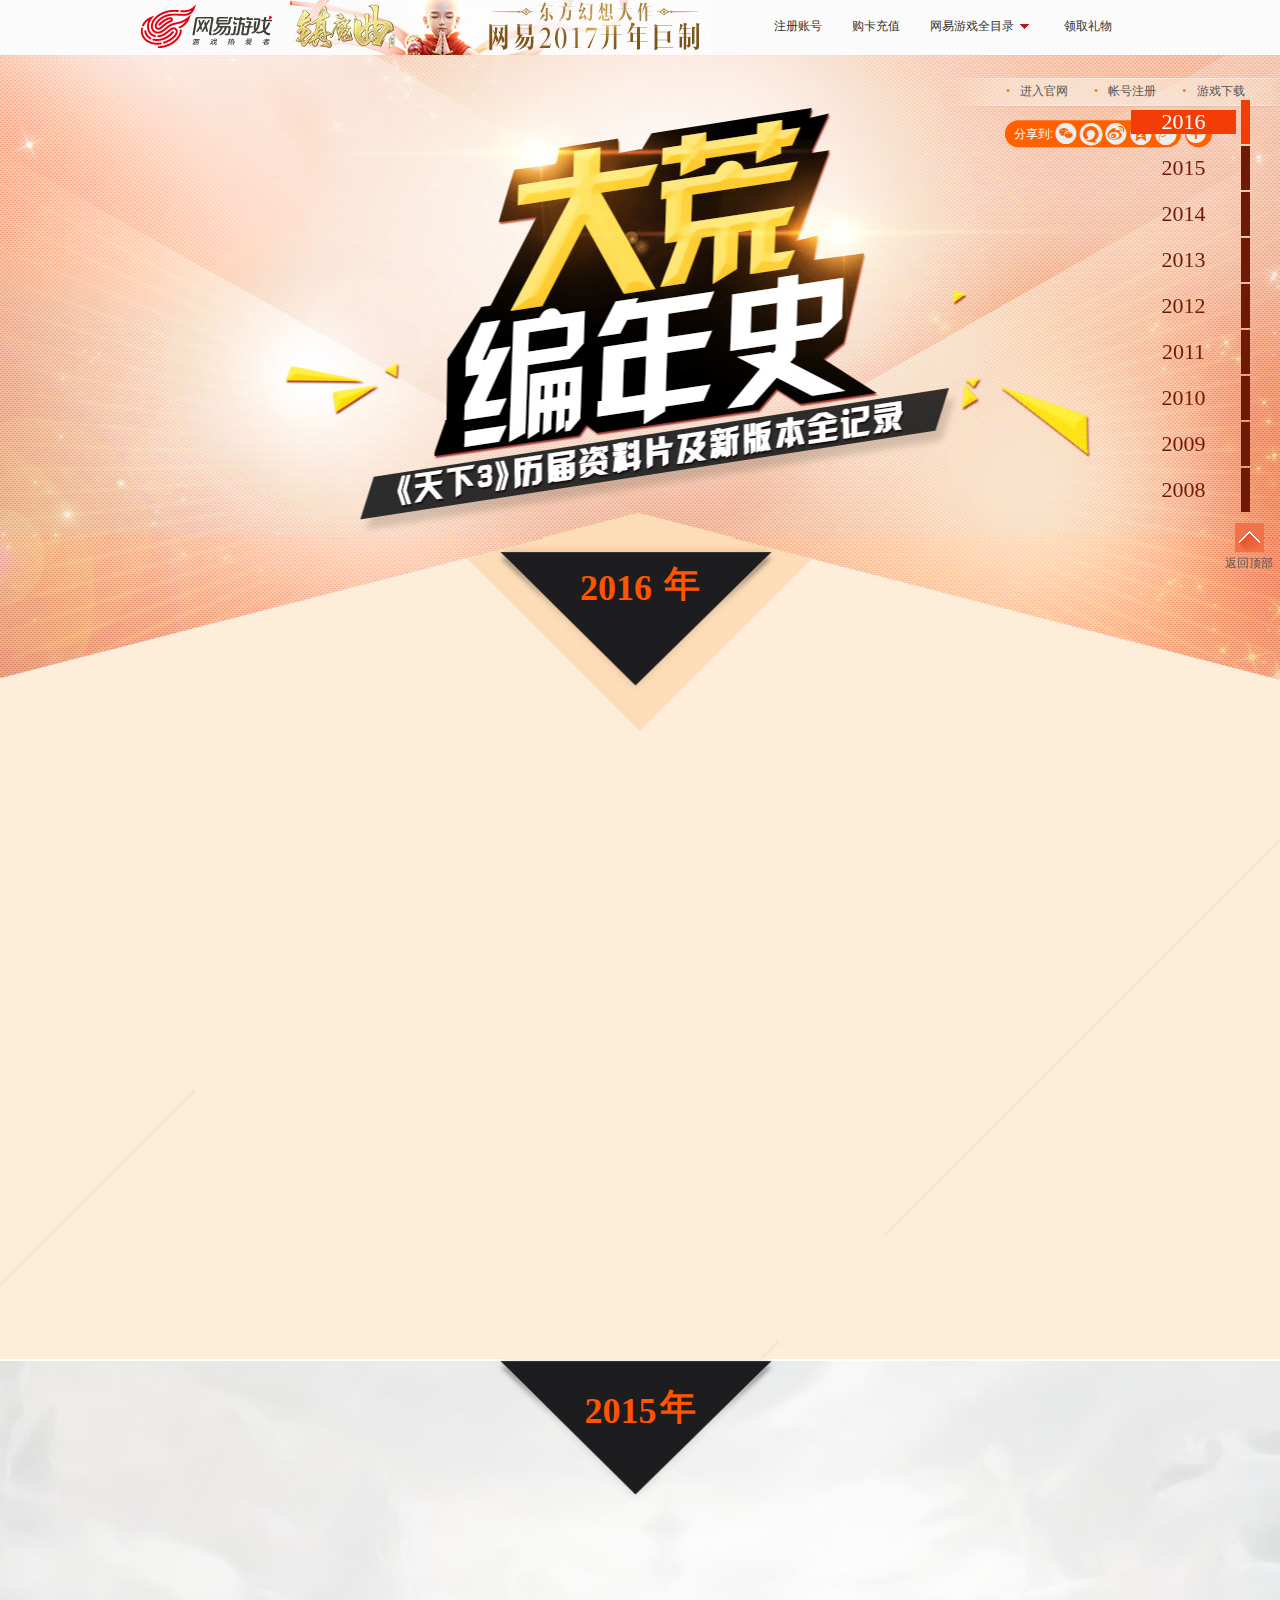
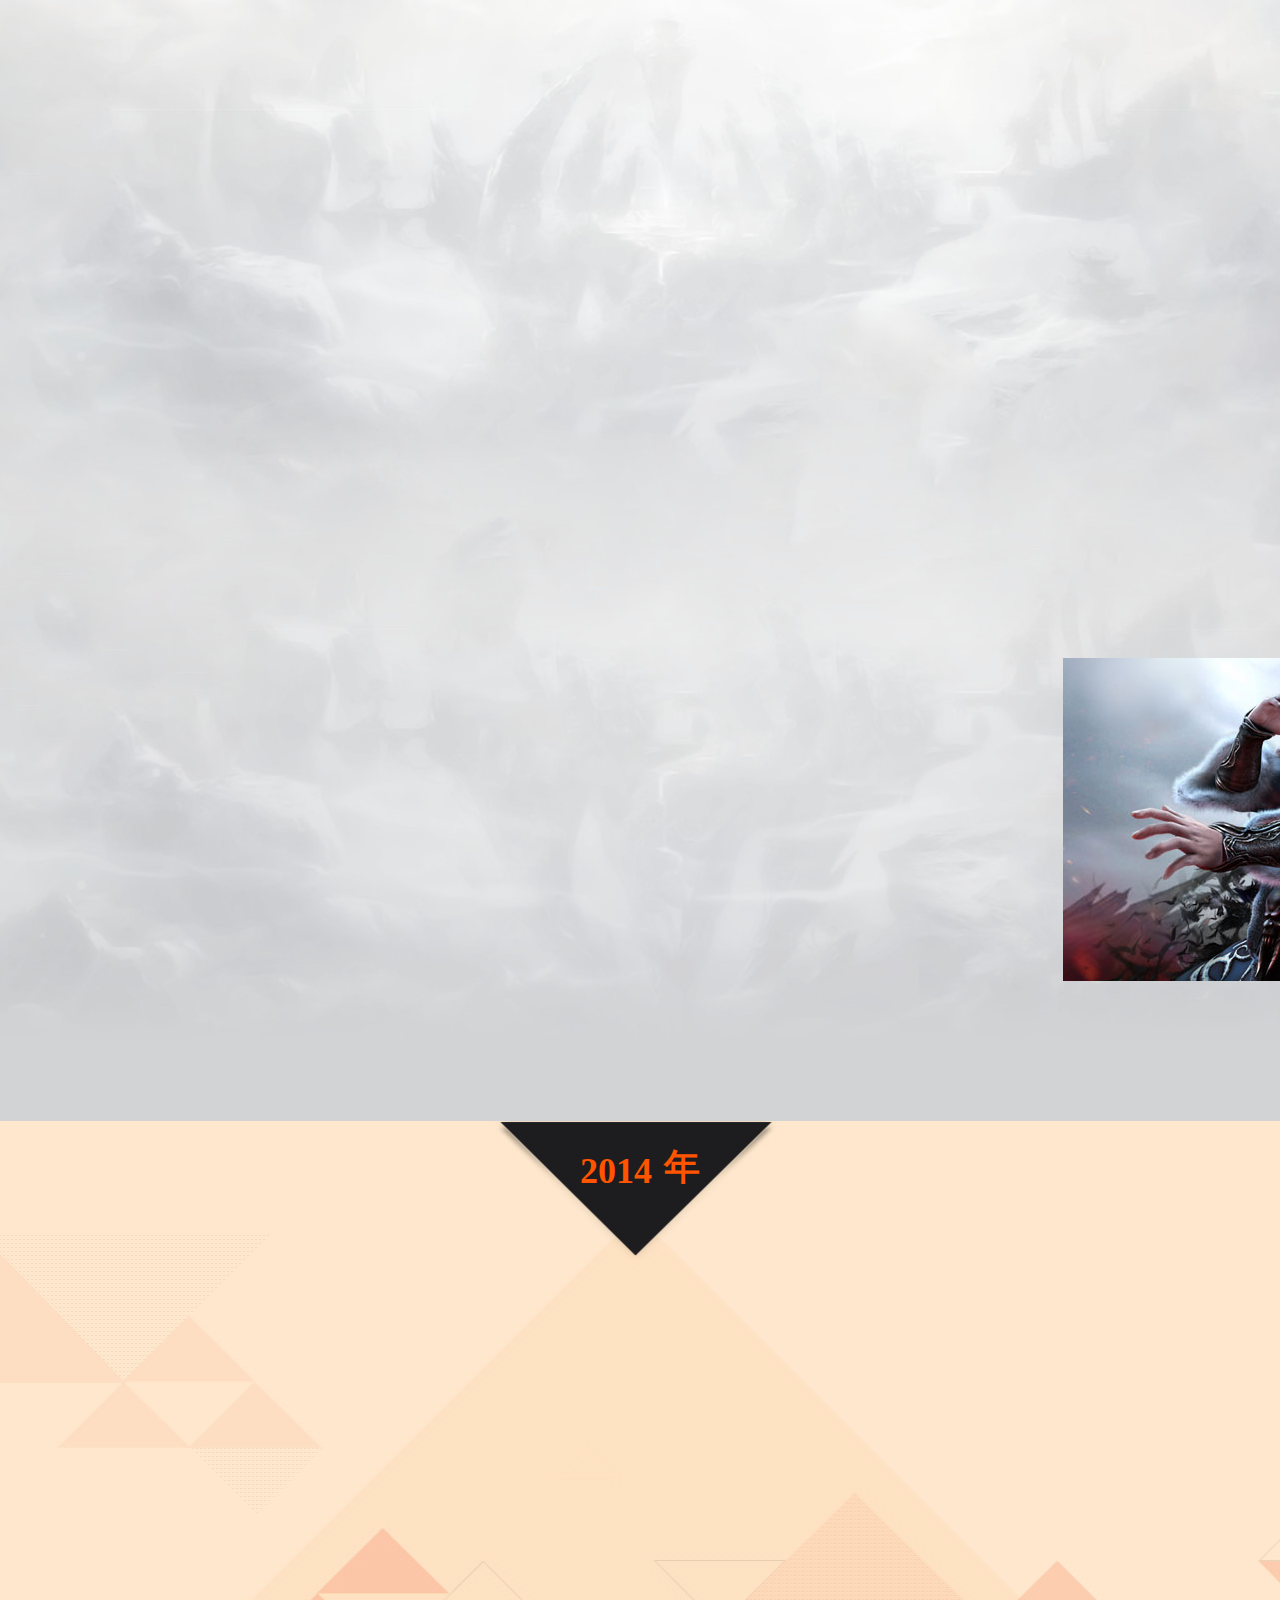
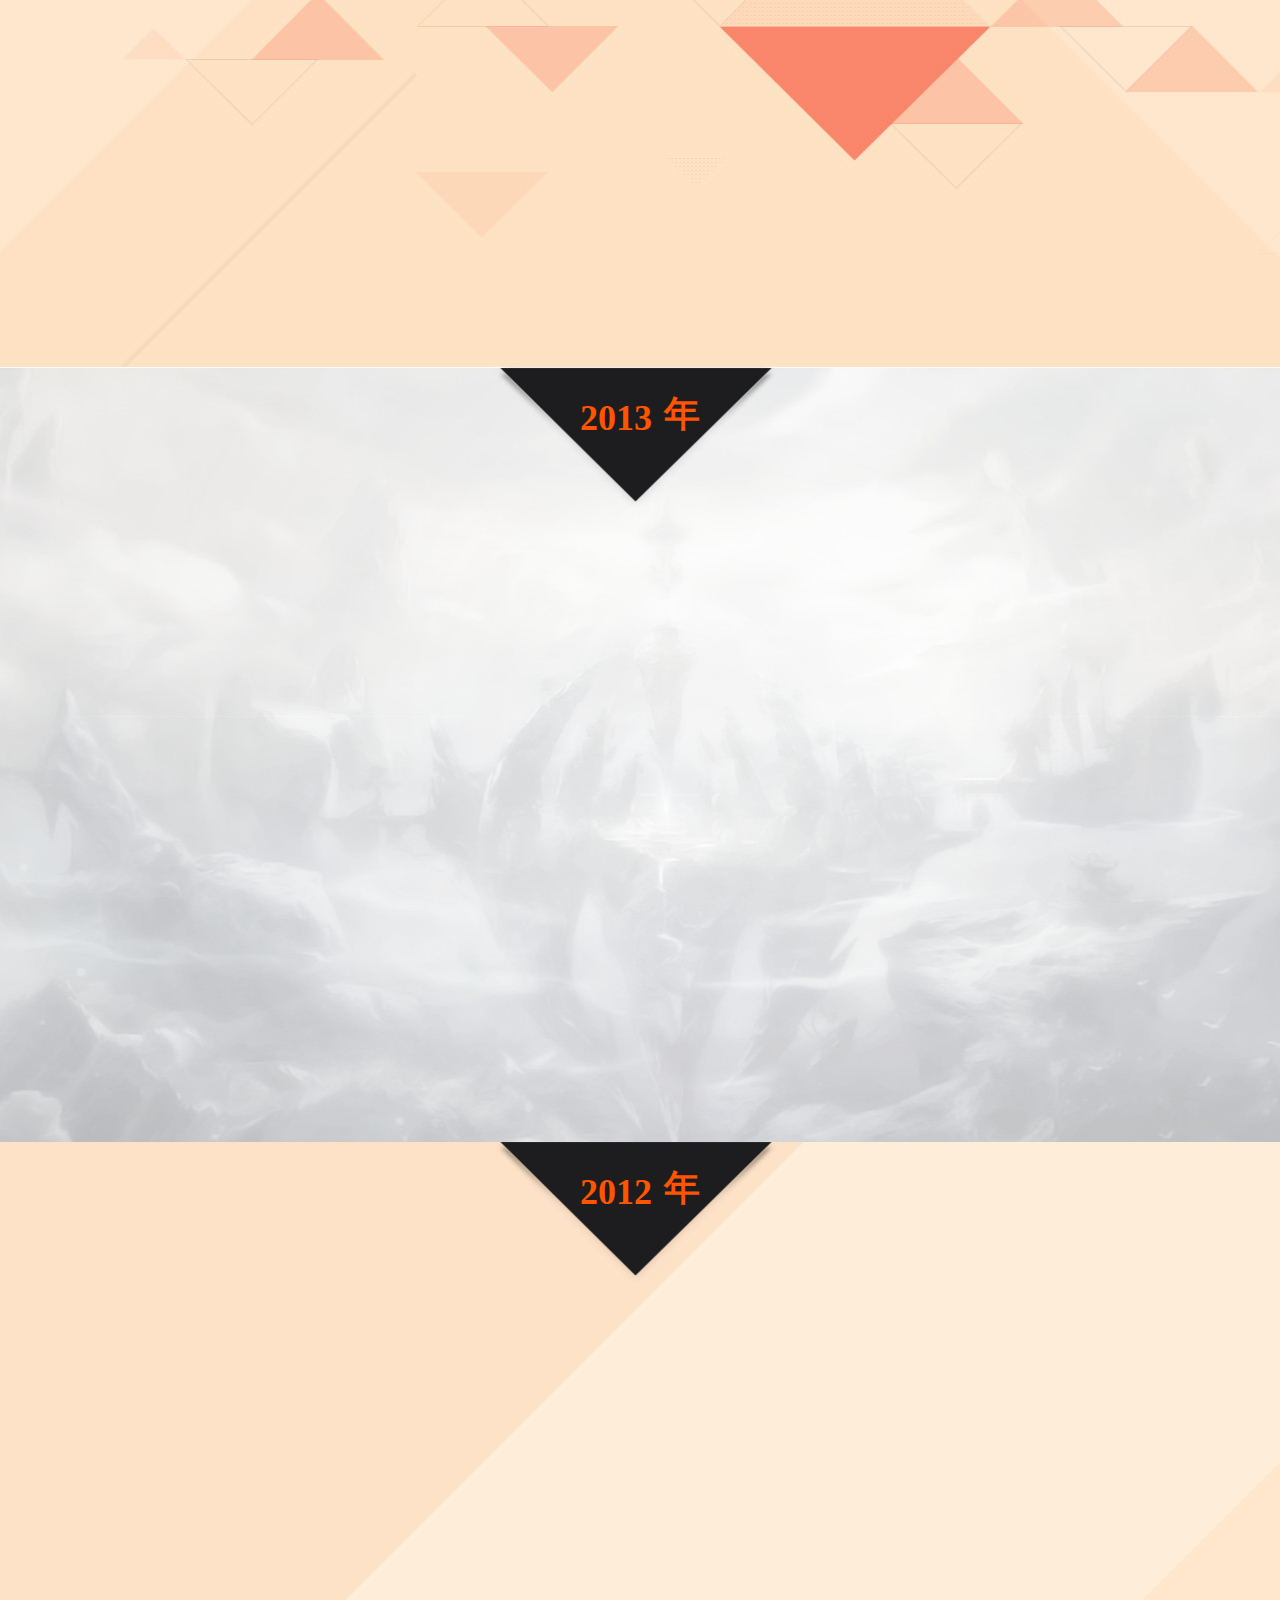
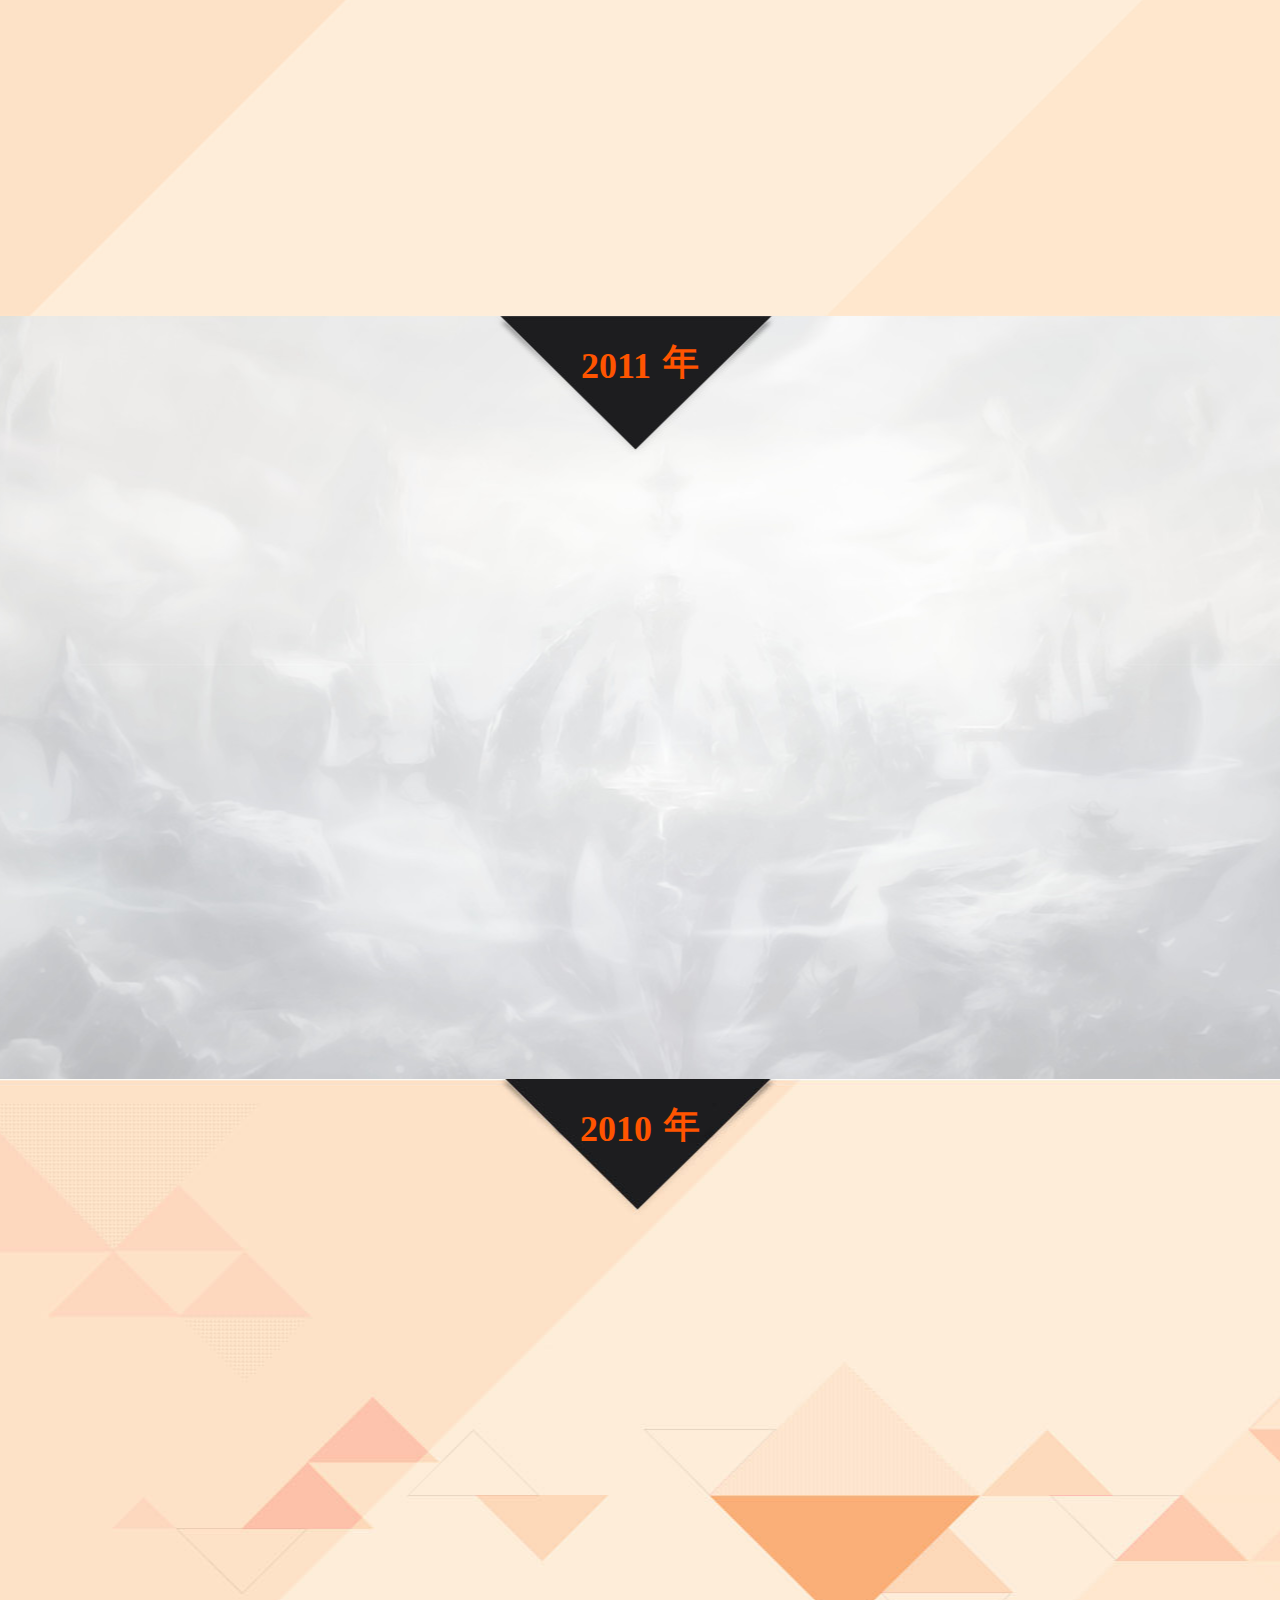
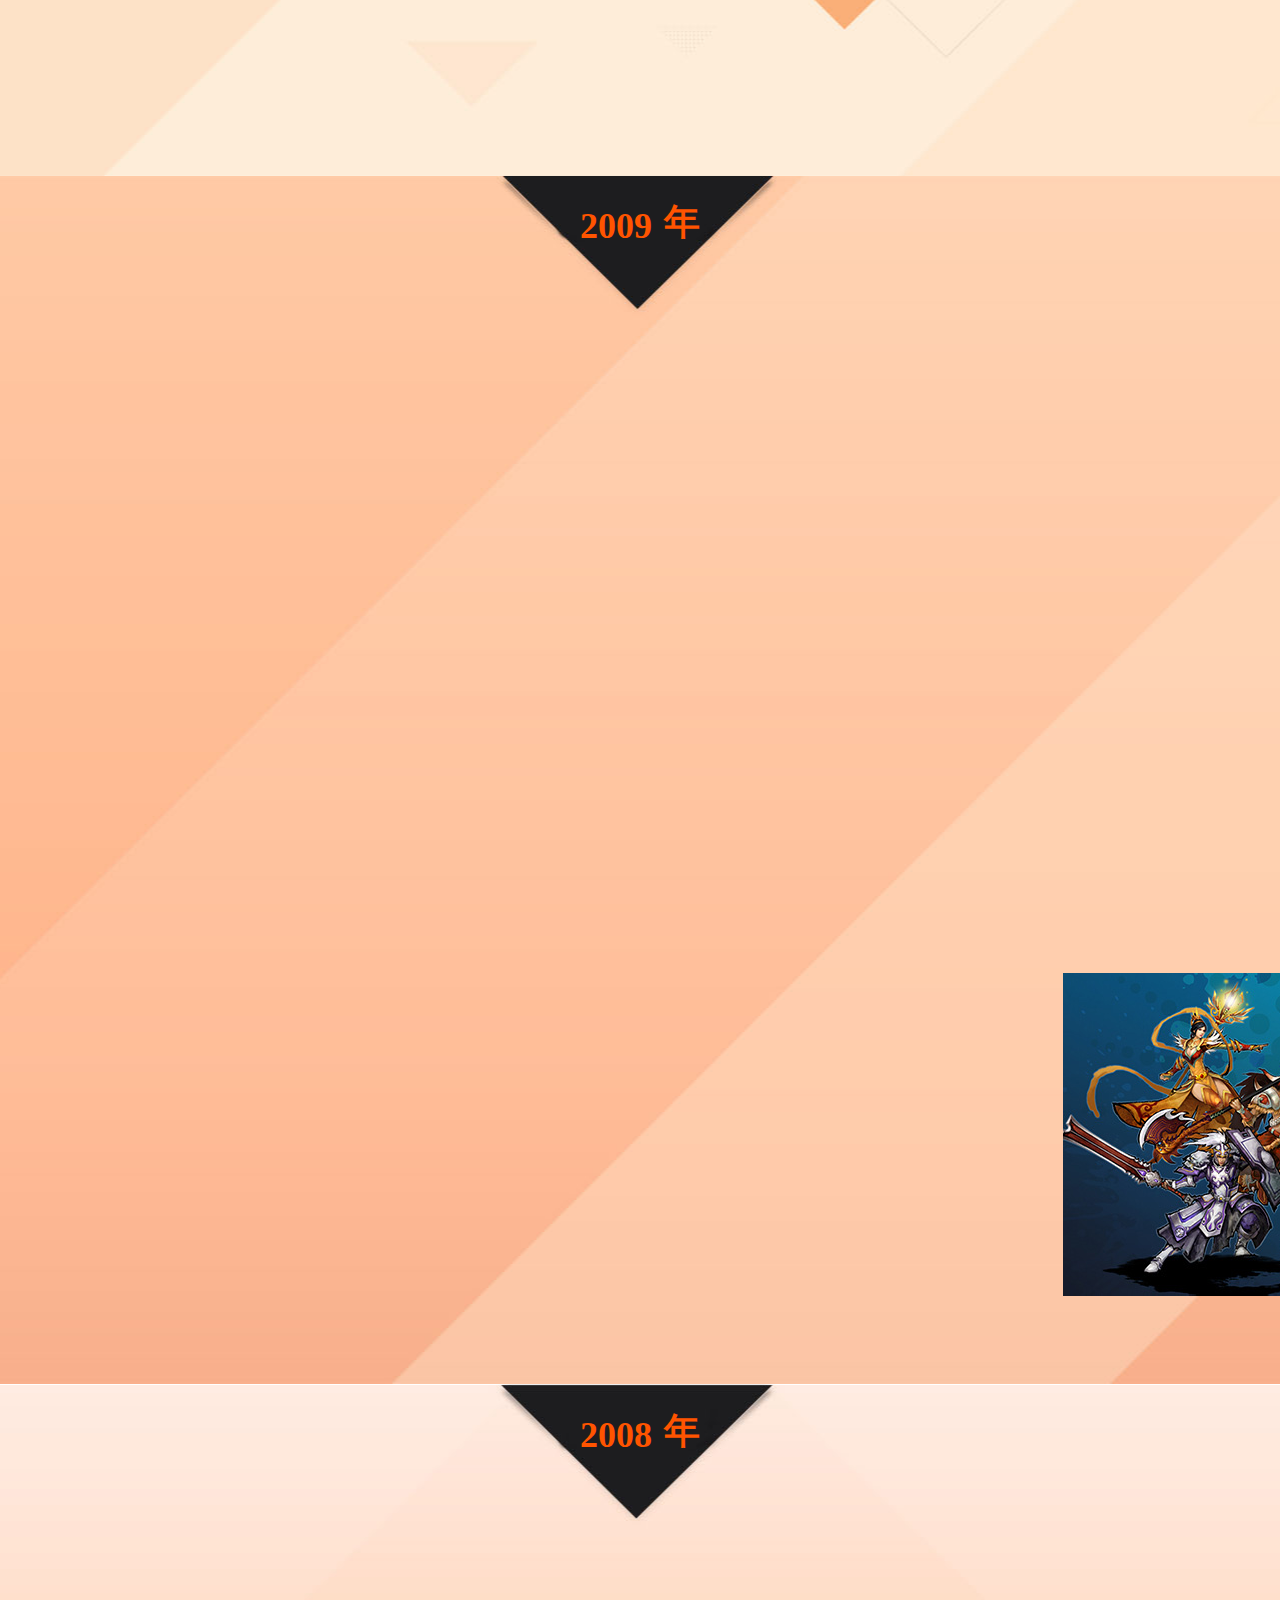
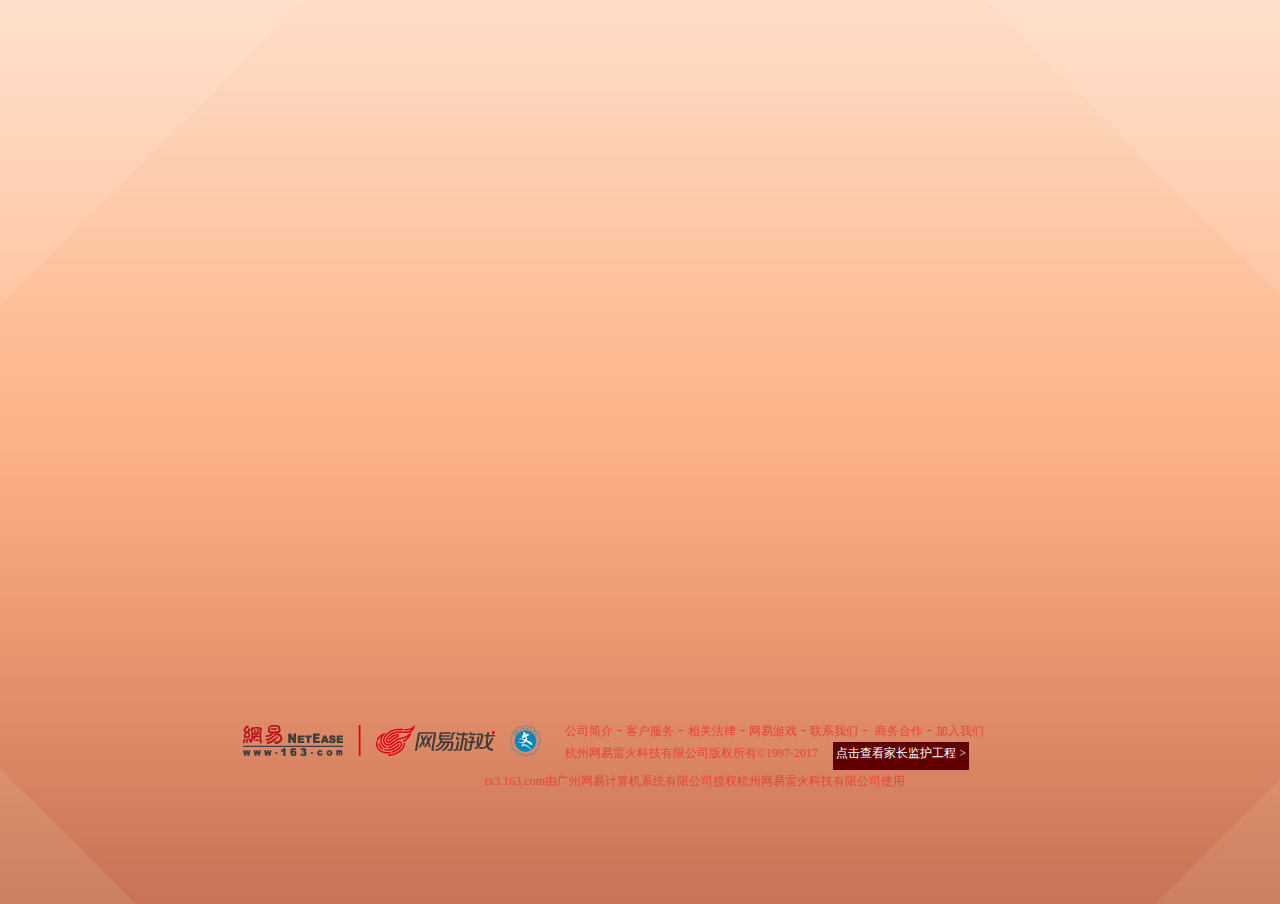
<file: tianxia/year.html>
<!DOCTYPE html>
<html lang="en">
<head>
    <meta charset="UTF-8">
    <title>大荒编年史_天下3历届资料片盘点</title>
    <link rel="stylesheet" href="css/base.css">
    <link rel="stylesheet" href="css/topNav.css">
    <link rel="stylesheet" href="css/iconfont/iconfont.css">
    <link rel="stylesheet" href="css/year.css">
    <link rel="shortcut icon" href="favicon.ico">
    <script type="text/javascript" src="js/base.js"></script>
    <script type="text/javascript" src="js/topNav.js"></script>
</head>
<body>
<!--header部分-->
<div class="year-header">
    <!--logo-->
    <div class="logo-div"></div>
    <div class="header-w">
        <ul class="headerNav clearfix">
            <li><i>&bull;</i><a href="index.html" target="_blank">进入官网 </a></li>
            <li><i>&bull;</i><a href="http://tx3.163.com/reg/" target="_blank">帐号注册</a></li>
            <li><i>&bull;</i><a href="http://tx3.163.com/download/" target="_blank">游戏下载</a></li>
        </ul>
        <div class="year-share">
            <div class="share-to">
                <span>分享到:</span>
                <ul>
                    <li><a href="" class="iconfont icon-weixin" title="分享到微信"></a></li>
                    <li><a href="" class="iconfont icon-yixin" title="分享到易信"></a></li>
                    <li><a href="" class="iconfont icon-xinlang" title="分享到新浪微博"></a></li>
                    <li><a href="" class="iconfont icon-qqkongjian" title="分享到qq空间"></a></li>
                    <li><a href="" class="iconfont icon-tengxunweibo" title="分享到腾讯微博"></a></li>
                    <li class="last-li">
                        <a href="" class="iconfont icon-icontianjia01" title=""></a>
                        <div class="share-more">
                            <ul class="share-more-ul">
                                <li><a href="iconfont share-btn1">人人网</a></li>
                                <li><a href="iconfont share-btn2">QQ好友</a></li>
                                <li><a href="iconfont share-btn3">豆瓣</a></li>
                                <li><a href="iconfont share-btn4">百度贴吧</a></li>
                            </ul>
                        </div>
                    </li>
                </ul>

            </div>
        </div>
    </div>
</div>

<!--右侧栏-->
<div class="sidebar">
    <ul>
        <li class="current"><a href="javascript:;">2016</a></li>
        <li><a href="javascript:;">2015</a></li>
        <li><a href="javascript:;">2014</a></li>
        <li><a href="javascript:;">2013</a></li>
        <li><a href="javascript:;">2012</a></li>
        <li><a href="javascript:;">2011</a></li>
        <li><a href="javascript:;">2010</a></li>
        <li><a href="javascript:;">2009</a></li>
        <li><a href="javascript:;">2008</a></li>
    </ul>
    <div class="backTop">
        <a href="javascript:;"></a>
        <span>返回顶部</span>
    </div>
</div>
<!--2016年-->

<div class="all-year year-sixteen">
    <h2>2016 <span>年</span></h2>
    <div class="w">
        <!--左半部分-->
        <div class="pro pro-left year-left-2016">
            <!--左半部分的上面top部分-->
            <div class="pro-top">
                <!--左半部分的上面title部分-->
                <div class="title">
                    <p class="big-title">昆仑变</p>
                    <span class="line"></span>
                    <p class="sub-title">全新资料片 12月2日公测</p>
                </div>
                <!--左半部分的上面ul部分-->
                <ul class="pro-ul">
                    <li><a href=""><i>•</i>新地图</a></li>
                    <li><a href=""><i>•</i>新剧情</a></li>
                    <li><a href=""><i>•</i>新武器</a></li>
                    <li><a href=""><i>•</i>新副本</a></li>
                </ul>
            </div>
            <div class="img-mask">
                <div class="mask">昆仑变</div>
                <img src="images/year/banner-2016-l.jpg" alt="">
            </div>
            <a href="" class="pro-btn-a">点击查看</a>
        </div>
        <div class="pro pro-right year-right-2016">
            <!--右半部分的上面top部分-->
            <div class="pro-top">
                <!--右半部分的上面title部分-->
                <div class="title">
                    <p class="big-title">魔影幽篁</p>
                    <span class="line"></span>
                    <p class="sub-title">全新资料片 6月17日公测</p>
                </div>
                <!--右半部分的上面ul部分-->
                <ul class="pro-ul">
                    <li><a href=""><i>•</i>新门派</a></li>
                    <li><a href=""><i>•</i>新世界战场</a></li>
                    <li><a href=""><i>•</i>新副本掉落</a></li>
                </ul>
            </div>
            <div class="img-mask">
                <div class="mask">魔影幽篁</div>
                <img src="images/year/banner-2016-r.jpg" alt="">
            </div>
            <a href="" class="pro-btn-a">点击查看</a>
        </div>
    </div>
</div>
<!--2015-->
<div class="all-year year-Fifteen">
    <h2>2015<span>年</span></h2>
    <div class="w" id="w">
        <div class="pro pro-left year-left-2015">
            <!--左半部分的上面top部分-->
            <div class="pro-top">
                <!--左半部分的上面title部分-->
                <div class="title">
                    <p class="big-title">战意归宗</p>
                    <span class="line"></span>
                    <p class="sub-title">全新资料片 12月11日公测</p>
                </div>
                <!--左半部分的上面ul部分-->
                <ul class="pro-ul short">
                    <li><a href=""><i>•</i>十大门派归宗技</a></li>
                    <li><a href=""><i>•</i>门派转换</a></li>
                    <li><a href=""><i>•</i>多人幻化</a></li>
                    <li><a href=""><i>•</i>萝莉正太体型</a></li>
                    <li><a href=""><i>•</i>势力战迭代</a></li>
                    <li><a href=""><i>•</i>家仆系统</a></li>
                    <li><a href=""><i>•</i>弹幕系统</a></li>
                    <li><a href=""><i>•</i>银币系统</a></li>
                    <li><a href=""><i>•</i>同袍系统</a></li>
                </ul>
            </div>
            <div class="img-mask">
                <div class="mask">战意归宗</div>
                <img src="images/year/banner-2015-l.jpg" alt="">
            </div>
            <a href="" class="pro-btn-a">点击查看</a>
        </div>
        <div class="pro pro-right year-right-2015">
            <!--右半部分的上面top部分-->
            <div class="pro-top">
                <!--右半部分的上面title部分-->
                <div class="title">
                    <p class="big-title">躁动大荒</p>
                    <span class="line"></span>
                    <p class="sub-title">全新资料片 10月30日公测</p>
                </div>
                <!--右半部分的上面ul部分-->
                <ul class="pro-ul">
                    <li><a href=""><i>•</i>情谊躁动：全新同袍系统</a></li>
                    <li><a href=""><i>•</i>战斗躁动：势力战新迭代</a></li>
                    <li><a href=""><i>•</i>全屏躁动：次元弹幕系统</a></li>
                    <li><a href=""><i>•</i>视觉躁动：技能自我定制</a></li>
                    <li><a href=""><i>•</i>财富躁动：手工技能迭代</a></li>
                </ul>
            </div>
            <div class="img-mask">
                <div class="mask">躁动大荒</div>
                <img src="images/year/banner2015-r.jpg" alt="">
            </div>
            <a href="" class="pro-btn-a">点击查看</a>
        </div>
        <!--2015年中的最下面的那个图-->
        <div class="pro-sp1 pro-sigle">
            <!--<div class="img-mask">-->
            <!--<div class="mask">逆世之战</div>-->
            <img src="images/year/banner2015-x.jpg" alt="">
            <!--</div>-->
            <!--右半部分的上面top部分-->
            <div class="pro-top">
                <!--右半部分的上面title部分-->
                <div class="title">
                    <p class="big-title">逆世之战</p>
                    <span class="line"></span>
                    <p class="sub-title">全新资料片 7月9日公测</p>
                    <a href="" class="pro-btn-a">点击查看</a>
                </div>
                <!--右半部分的上面ul部分-->
                <ul class="pro-ul">
                    <li><a href=""><i>•</i>情谊躁动：全新同袍系统</a></li>
                    <li><a href=""><i>•</i>战斗躁动：势力战新迭代</a></li>
                    <li><a href=""><i>•</i>全屏躁动：次元弹幕系统</a></li>
                    <li><a href=""><i>•</i>视觉躁动：技能自我定制</a></li>
                    <li><a href=""><i>•</i>财富躁动：手工技能迭代</a></li>
                </ul>
            </div>
        </div>
    </div>
</div>
<!--2014年-->
<div class="all-year year-forteen">
    <h2>2014 <span>年</span></h2>
    <div class="w">
        <!--左半部分-->
        <div class="pro pro-left year-left-2014">
            <!--左半部分的上面top部分-->
            <div class="pro-top">
                <!--左半部分的上面title部分-->
                <div class="title">
                    <p class="big-title">北溟幻世录</p>
                    <span class="line"></span>
                    <p class="sub-title">全新资料片 6月5日公测</p>
                </div>
                <!--左半部分的上面ul部分-->
                <ul class="pro-ul">
                    <li><a href=""><i>•</i>新地图“北溟”</a></li>
                    <li><a href=""><i>•</i>新剧情"幽都王来临"</a></li>
                    <li><a href=""><i>•</i>新副本：丹青山/孔雀灵宫</a></li>
                    <li><a href=""><i>•</i>携手Havok ，引擎升级</a></li>
                </ul>
            </div>
            <div class="img-mask">
                <div class="mask">北溟幻世录</div>
                <img src="images/year/banner-2014-l.jpg" alt="">
            </div>
            <a href="" class="pro-btn-a">点击查看</a>
        </div>
        <div class="pro pro-right year-right-2014">
            <!--右半部分的上面top部分-->
            <div class="pro-top">
                <!--右半部分的上面title部分-->
                <div class="title">
                    <p class="big-title">逐焰南海</p>
                    <span class="line"></span>
                    <p class="sub-title">全新资料片 12月4日公测</p>
                </div>
                <!--右半部分的上面ul部分-->
                <ul class="pro-ul">
                    <li><a href=""><i>•</i>新地图“南海”</a></li>
                    <li><a href=""><i>•</i>新剧情“南海一周目</a></li>
                    <li><a href=""><i>•</i>自定义容颜系统</a></li>
                    <li><a href=""><i>•</i>定制化轻功“御风行”</a></li>
                    <li><a href=""><i>•</i>多元化势力玩法</a></li>
                </ul>
            </div>
            <div class="img-mask">
                <div class="mask">逐焰南海</div>
                <img src="images/year/banner-2014-r.jpg" alt="">
            </div>
            <a href="" class="pro-btn-a">点击查看</a>
        </div>
    </div>
</div>
<!--2013年-->
<div class="all-year year-thirteen">
    <h2>2013 <span>年</span></h2>
    <div class="w">
        <!--左半部分-->
        <div class="pro pro-left year-left-2013">
            <!--左半部分的上面top部分-->
            <div class="pro-top">
                <!--左半部分的上面title部分-->
                <div class="title">
                    <p class="big-title">斗魂觉醒</p>
                    <span class="line"></span>
                    <p class="sub-title">资料片 6月26日公测</p>
                </div>
                <!--左半部分的上面ul部分-->
                <ul class="pro-ul">
                    <li><a href=""><i>•</i>全新觉醒技能系统</a></li>
                    <li><a href=""><i>•</i>跨服同门竞技场</a></li>
                    <li><a href=""><i>•</i>镜像副本：邪影之世</a></li>
                    <li><a href=""><i>•</i>无限制乱斗玩法流光梦境</a></li>
                </ul>
            </div>
            <div class="img-mask">
                <div class="mask">斗魂觉醒</div>
                <img src="images/year/banner-2013-l.jpg" alt="">
            </div>
            <a href="" class="pro-btn-a">点击查看</a>
        </div>
        <div class="pro pro-right year-right-2013">
            <!--右半部分的上面top部分-->
            <div class="pro-top">
                <!--右半部分的上面title部分-->
                <div class="title">
                    <p class="big-title">天下3・重生</p>
                    <span class="line"></span>
                    <p class="sub-title">全新版本 12月5日震撼开测</p>
                </div>
                <!--右半部分的上面ul部分-->
                <ul class="pro-ul">
                    <li><a href=""><i>•</i>新门派：鬼墨，龙巫宫</a></li>
                    <li><a href=""><i>•</i>新场景：九黎幻世</a></li>
                    <li><a href=""><i>•</i>新战场：建木战场</a></li>
                    <li><a href=""><i>•</i>新副本：巫蛊神庙</a></li>
                    <li><a href=""><i>•</i>新剧情：新门派与大荒</a></li>
                </ul>
            </div>
            <div class="img-mask">
                <div class="mask">天下3・重生</div>
                <img src="images/year/banner-2013-r.jpg" alt="">
            </div>
            <a href="" class="pro-btn-a">点击查看</a>
        </div>
    </div>
</div>
<!--2012年-->
<div class="all-year year-twelve">
    <h2>2012 <span>年</span></h2>
    <div class="w">
        <!--左半部分-->
        <div class="pro pro-left year-left-2012">
            <!--左半部分的上面top部分-->
            <div class="pro-top">
                <!--左半部分的上面title部分-->
                <div class="title">
                    <p class="big-title">天下3公测版</p>
                    <span class="line"></span>
                    <p class="sub-title">全新资料片 12月2日公测</p>
                </div>
                <!--左半部分的上面ul部分-->
                <ul class="pro-ul">
                    <li><a href=""><i>•</i>新地图</a></li>
                    <li><a href=""><i>•</i>新剧情</a></li>
                    <li><a href=""><i>•</i>新武器</a></li>
                    <li><a href=""><i>•</i>新副本</a></li>
                </ul>
            </div>
            <div class="img-mask">
                <div class="mask">天下3公测版</div>
                <img src="images/year/banner-2012-l.jpg" alt="">
            </div>
            <a href="" class="pro-btn-a">点击查看</a>
        </div>
        <div class="pro pro-right year-right-2012">
            <!--右半部分的上面top部分-->
            <div class="pro-top">
                <!--右半部分的上面title部分-->
                <div class="title">
                    <p class="big-title">3DX</p>
                    <span class="line"></span>
                    <p class="sub-title">全新资料片 6月17日公测</p>
                </div>
                <!--右半部分的上面ul部分-->
                <ul class="pro-ul">
                    <li><a href=""><i>•</i>新门派</a></li>
                    <li><a href=""><i>•</i>新世界战场</a></li>
                    <li><a href=""><i>•</i>新副本掉落</a></li>
                </ul>
            </div>
            <div class="img-mask">
                <div class="mask">3DX</div>
                <img src="images/year/banner-2012-r.jpg" alt="">
            </div>
            <a href="" class="pro-btn-a">点击查看</a>
        </div>
    </div>
</div>
<!--2011年-->
<div class="all-year year-eleventh">
    <h2>2011 <span>年</span></h2>
    <div class="w">
        <!--左半部分-->
        <div class="pro pro-left year-left-2011">
            <!--左半部分的上面top部分-->
            <div class="pro-top">
                <!--左半部分的上面title部分-->
                <div class="title">
                    <p class="big-title">逐鹿中原</p>
                    <span class="line"></span>
                    <p class="sub-title">全新资料片 12月2日公测</p>
                </div>
                <!--左半部分的上面ul部分-->
                <ul class="pro-ul">
                    <li><a href=""><i>•</i>新地图</a></li>
                    <li><a href=""><i>•</i>新剧情</a></li>
                    <li><a href=""><i>•</i>新武器</a></li>
                    <li><a href=""><i>•</i>新副本</a></li>
                </ul>
            </div>
            <div class="img-mask">
                <div class="mask">逐鹿中原</div>
                <img src="images/year/banner-2011-l.jpg" alt="">
            </div>
            <a href="" class="pro-btn-a">点击查看</a>
        </div>
        <div class="pro pro-right year-right-2011">
            <!--右半部分的上面top部分-->
            <div class="pro-top">
                <!--右半部分的上面title部分-->
                <div class="title">
                    <p class="big-title">天下3内测版</p>
                    <span class="line"></span>
                    <p class="sub-title">全新资料片 6月17日公测</p>
                </div>
                <!--右半部分的上面ul部分-->
                <ul class="pro-ul">
                    <li><a href=""><i>•</i>新门派</a></li>
                    <li><a href=""><i>•</i>新世界战场</a></li>
                    <li><a href=""><i>•</i>新副本掉落</a></li>
                </ul>
            </div>
            <div class="img-mask">
                <div class="mask">天下3内测版</div>
                <img src="images/year/banner-2011-r.jpg" alt="">
            </div>
            <a href="" class="pro-btn-a">点击查看</a>
        </div>
    </div>
</div>
<!--2010年-->
<div class="all-year year-ten">
    <h2>2010 <span>年</span></h2>
    <div class="w">
        <!--左半部分-->
        <div class="pro pro-left year-left-2010">
            <div class="img-mask">
                <div class="mask">幻龙诀</div>
                <img src="images/year/banner-2010-l.jpg" alt="">
            </div>
            <!--左半部分的上面top部分-->
            <div class="pro-top">
                <!--左半部分的上面title部分-->
                <div class="title">
                    <p class="big-title">幻龙诀</p>
                    <span class="line"></span>
                    <p class="sub-title">全新资料片 12月2日公测</p>
                </div>
                <!--左半部分的上面ul部分-->
                <ul class="pro-ul">
                    <li><a href=""><i>•</i>新地图</a></li>
                    <li><a href=""><i>•</i>新剧情</a></li>
                    <li><a href=""><i>•</i>新武器</a></li>
                    <li><a href=""><i>•</i>新副本</a></li>
                </ul>
                <a href="" class="pro-btn-a spe">点击查看</a>
            </div>
        </div>


    </div>
</div>
</div>
<!--2009年-->
<div class="all-year year-nine">
    <h2>2009 <span>年</span></h2>
    <div class="w">
        <!--左半部分-->
        <div class="pro pro-left year-left-2009">
            <!--左半部分的上面top部分-->
            <div class="pro-top">
                <!--左半部分的上面title部分-->
                <div class="title">
                    <p class="big-title">情动大荒</p>
                    <span class="line"></span>
                    <p class="sub-title">全新资料片 12月2日公测</p>
                </div>
                <!--左半部分的上面ul部分-->
                <ul class="pro-ul">
                    <li><a href=""><i>•</i>新地图</a></li>
                    <li><a href=""><i>•</i>新剧情</a></li>
                    <li><a href=""><i>•</i>新武器</a></li>
                    <li><a href=""><i>•</i>新副本</a></li>
                </ul>
            </div>
            <div class="img-mask">
                <div class="mask">情动大荒</div>
                <img src="images/year/banner-2009-l.jpg" alt="">
            </div>
            <a href="" class="pro-btn-a">点击查看</a>
        </div>
        <div class="pro pro-right year-right-2009">
            <!--右半部分的上面top部分-->
            <div class="pro-top">
                <!--右半部分的上面title部分-->
                <div class="title">
                    <p class="big-title">飞龙在天</p>
                    <span class="line"></span>
                    <p class="sub-title">全新资料片 6月17日公测</p>
                </div>
                <!--右半部分的上面ul部分-->
                <ul class="pro-ul">
                    <li><a href=""><i>•</i>新门派</a></li>
                    <li><a href=""><i>•</i>新世界战场</a></li>
                    <li><a href=""><i>•</i>新副本掉落</a></li>
                </ul>
            </div>
            <div class="img-mask">
                <div class="mask">飞龙在天</div>
                <img src="images/year/banner-2009-r.jpg" alt="">
            </div>
            <a href="" class="pro-btn-a">点击查看</a>
        </div>
        <!--2015年中的最下面的那个图-->
        <div class="pro-sp2 pro-sigle">
            <!--<div class="img-mask">-->
            <!--<div class="mask">昆仑变</div>-->
            <img src="images/year/banner-2009-x.jpg" alt="">
            <!--</div>-->
            <!--右半部分的上面top部分-->
            <div class="pro-top">
                <!--右半部分的上面title部分-->
                <div class="title">
                    <p class="big-title">天下贰</p>
                    <span class="line"></span>
                    <p class="sub-title">全新资料片 7月9日公测</p>
                    <a href="" class="pro-btn-a">点击查看</a>
                </div>
                <!--右半部分的上面ul部分-->
                <ul class="pro-ul">
                    <li><a href=""><i>•</i>情谊躁动：全新同袍系统</a></li>
                    <li><a href=""><i>•</i>战斗躁动：势力战新迭代</a></li>
                    <li><a href=""><i>•</i>全屏躁动：次元弹幕系统</a></li>
                    <li><a href=""><i>•</i>视觉躁动：技能自我定制</a></li>
                    <li><a href=""><i>•</i>财富躁动：手工技能迭代</a></li>
                </ul>
            </div>
        </div>
    </div>
</div>
<!--2008年-->
<div class="all-year year-eight ">
    <h2>2008 <span>年</span></h2>
    <div class="w clearfix">
        <!--左半部分-->
        <div class="pro pro-left year-left-2008">
            <!--左半部分的上面top部分-->
            <div class="pro-top">
                <!--左半部分的上面title部分-->
                <div class="title">
                    <p class="big-title">天下贰</p>
                    <span class="line"></span>
                    <p class="sub-title">全新资料片 12月2日公测</p>
                </div>
                <!--左半部分的上面ul部分-->
                <ul class="pro-ul">
                    <li><a href=""><i>•</i>新地图</a></li>
                    <li><a href=""><i>•</i>新剧情</a></li>
                    <li><a href=""><i>•</i>新武器</a></li>
                    <li><a href=""><i>•</i>新副本</a></li>
                </ul>
            </div>
            <div class="img-mask">
                <div class="mask">天下贰</div>
                <img src="images/year/banner-2008-l.jpg" alt="">
            </div>
            <a href="" class="pro-btn-a">点击查看</a>
        </div>
        <div class="pro pro-right year-right-2008">
            <!--右半部分的上面top部分-->
            <div class="pro-top">
                <!--右半部分的上面title部分-->
                <div class="title">
                    <p class="big-title">兵临城下</p>
                    <span class="line"></span>
                    <p class="sub-title">全新资料片 6月17日公测</p>
                </div>
                <!--右半部分的上面ul部分-->
                <ul class="pro-ul">
                    <li><a href=""><i>•</i>新门派</a></li>
                    <li><a href=""><i>•</i>新世界战场</a></li>
                    <li><a href=""><i>•</i>新副本掉落</a></li>
                </ul>
            </div>
            <div class="img-mask">
                <div class="mask">兵临城下</div>
                <img src="images/year/banner2008-r.jpg" alt="">
            </div>
            <a href="" class="pro-btn-a">点击查看</a>
        </div>
    </div>
    <!--footer部分开始-->
    <div class="login-footer">
        <ul>
            <li>
                <a href="http://www.163.com" class="footer-net-a">
                    <img src="images/year/netease.1.png" alt="">
                </a>
            </li>

            <li>
                <a href="http://www.163.com" class="footer-game-a">      <!--网址不对-->
                    <img src="images/year/nie.1.png" alt="">
                </a>
            </li>
            <li>
                <a href="" class="footer-wen-a">      <!--网址不对-->
                    <img src="images/year/wen.png" alt="">
                </a>
            </li>
        </ul>
        <p class="more-a">
            <a href="">公司简介</a><span>-</span><a href="">客户服务</a><span>-</span><a href="">相关法律</a><span>-</span><a
                href="">网易游戏</a><span>-</span><a
                href="">联系我们</a><span>-</span>
            <a href="">商务合作</a><span>-</span><a href="">加入我们</a>
        </p></br>
        <p class="copyright">杭州网易雷火科技有限公司版权所有&copy;1997-2017</p>
        <a href="" class="parent">点击查看家长监护工程 ></a>
        <p class="last-p">tx3.163.com由广州网易计算机系统有限公司授权杭州网易雷火科技有限公司使用</p>
    </div>
</div>
<!--footer部分结束-->
</div>
</body>
<script src="js/jquery-1.12.2.js"></script>
<script src="js/year.js"></script>
</html>
</file>
<file: tianxia/css/base.css>
@charset "UTF-8";

/*css初始化*/
html, body, ul, li, ol, dl, dd, dt, p, h1, h2, h3, h4, h5, h6, form, fieldset, legend, img {
    margin: 0;
    padding: 0;
}

fieldset, img, input, button {
    border: none;
    padding: 0;
    margin: 0;
    outline-style: none;
}

ul, ol {
    list-style: none;
}

input {
    padding-top: 0;
    padding-bottom: 0;
    font-family: "Microsoft YaHei", simSun;
}

select, input {
    vertical-align: middle;
}

select, input, textarea {
    font-size: 12px;
    margin: 0;
}

/*防止多行文本框拖动*/
textarea {
    resize: none;
}

/*去掉图片下部默认的3像素空白缝隙*/
img {
    border: 0;
    vertical-align: middle;
}

/*合并表格外边线*/
table {
    border-collapse: collapse;
}

body {
    font-family: "Microsoft YaHei", simSun;
    font-size: 12px;
    color: #565656;
    line-height: 22px;
    background: #fff;
}

/*清除浮动*/
.clearfix:before, .clearfix:after {
    content: "";
    display: table;
}

.clearfix:after {
    clear: both;
}

.clearfix {
    *zoom: 1; /*IE/7/6*/
}

a {
    color: #565656;
    text-decoration: none;
    -webkit-transition: color .3s linear;
    -moz-transition: color .3s linear;
    -ms-transition: color .3s linear;
    -o-transition: color .3s linear;
    transition: color .3s linear;
}

a:hover {
    color: #ff7219;
}

h1, h2, h3, h4, h5, h6 {
    text-decoration: none;
    font-weight: normal;
    font-size: 100%;
}

s, i, em {
    font-style: normal;
    text-decoration: none;
}

/*公共类*/
/*版心 提取 */
.w {
    width: 1200px;
    margin: 0 auto;
}

.fl {
    float: left;
}

.fr {
    float: right;
}

.al {
    text-align: left;
}

.ac {
    text-align: center;
}

.ar {
    text-align: right;
}

.hide {
    display: none;
}

/*顶部   by卢盼 2017.1.6*/
/*元素放大*/
.scaleMagnify {
    -webkit-transform: scale(1.05, 1.05);
    -moz-transform: scale(1.05, 1.05);
    -ms-transform: scale(1.05, 1.05);
    -o-transform: scale(1.05, 1.05);
    transform: scale(1.05, 1.05);
}
</file>
<file: tianxia/css/topNav.css>
/*顶部   by张囡 2017.1.5*/
/*顶部版心*/
.top {
    height: 55px;
    background-color: #FBFBFB;
}

.top .top-w {
    height: 55px;
    width: 1000px;
    margin: 0 auto;
}

/*网易游戏logo*/
.top-left {
    float: left;
    height: 55px;
    width: 133px;
}

.top-left .top-logo {
    height: 55px;
    display: block;
    background: url("../images/logo_top.png") no-repeat;
    width: 133px;
    text-indent: -2000px;
    margin-top: 5px;
}

/*logo右侧广告*/
.top-w .top-middle {
    float: left;
    width: 420px;
    margin-left: 150px;
    position: absolute;
    z-index: 2;
}

.top-w .top-middle .top-middle-bottom {
    width: 250px;
    display: none;
}

/*顶部右侧ul*/
.top-w .top-right {
    float: right;
}

.top-w .top-right ul {
    float: left;
}

.top-w .top-right li {
    float: left;
    height: 55px;
}

/*网易游戏全目录部分*/
.top-w .top-right div.getgift {
    height: 55px;
    text-align: center;
    overflow: hidden;
}

.top-w .top-right div#lunbo {
    position: relative;
}

.top-w .top-right li a, .top-w .top-right .catalogue span,
.top-w .top-right .getgift a {
    padding: 15px;
    display: block;
    color: #333;
    transition: background ease-in-out .33s;
}

.top-w .top-right li a:hover,
.top-w .top-right .catalogue span:hover,
.top-w .top-right .getgift a:hover,
div.catalogue-box:hover {
    border-bottom: 3px solid #BC2E2E;
    color: #bc2e2e;
    background: url("../images/a_bg.jpg") repeat-x;
}

/*下拉盒子*/
/*<!--游戏全目录-->*/
.top-w .top-right .catalogue {
    float: left;
    width: 120px;
    height: 55px;
    position: relative;
}

/*三角*/
.catalogue i.cataloguei {
    width: 9px;
    height: 5px;
    display: block;
    background: url("../images/spilit.png") no-repeat -103px -100px;
    position: absolute;
    top: 24px;
    right: 6px;
}

.top-w .top-right .catalogue-box {
    width: 1000px;
    background-color: #FCFDFE;
    opacity: 0.9;
    margin-left: -802px;
    padding-bottom: 10px;
    height: 400px;
    display: none;
    position: absolute;
    z-index: 20;
}

/*客户游戏*/
.catalogue .pcgame {
    width: 248px;
    border-right: 1px solid #E2E2E2;
    float: left;
    height: 440px;
}

/*手机游戏*/
.phonegame {
    position: relative;
}

.phonegame .more-game {
    position: absolute;
    right: -5px;
    top: 50%;
    width: 30px;
    height: 102px;
    margin-top: -51px;
}

.phonegame .more-game a {
    display: block;
    width: 23px;
    height: 123px;
    background-color: #BA3131;
    line-height: 20px;
    color: #F6EEEE;
    text-align: center;
    padding-left: 2px;
}

.phonegame .more-game a:hover {
    color: #F6EEEE;
}

.catalogue .pcgame .pcgame-top,
.phonegame .phonegame-top,
.assistgame .assistgame-top {
    border-top: 1px solid #E0E0E0;
    height: 39px;
    background-color: #EBEBEC;
    line-height: 39px;
    color: #bc2e2e;
    font-size: 14px;
    font-weight: 700;
    padding-left: 20px;
}

.pcgame .pcgame-bottom {
    padding-left: 20px;
    padding-top: 20px;

}

.catalogue p {
    color: #626262;
    font-weight: 700;
}

.aone {
    font-size: 12px;
    width: 113px;
    display: inline-block;
    line-height: 24px;
}

.catalogue a:hover {
    color: #bc2e2e;
}

/*手机游戏*/
.catalogue .phonegame {
    width: 605px;
    border-right: 1px solid #E2E2E2;
    height: 440px;
    float: left;
}

.catalogue .phonegame .phonegame-hot {
    width: 140px;
    height: 380px;
    padding-left: 33px;
    padding-top: 20px;
    float: left;
}

.catalogue .phonegame .phonegame-newone {
    height: 380px;
    padding-left: 20px;
    width: 131px;
    float: left;
    padding-top: 20px;
}

.catalogue .phonegame .phonegame-newtwo {
    height: 358px;
    padding-top: 42px;
    float: left;
    width: 113px;
}

.catalogue .phonegame .phonegame-newthree {
    width: 130px;
    height: 358px;
    float: left;
    padding-top: 42px;
}

/*游戏辅助*/
.catalogue .assistgame {
    width: 145px;
    float: right;
}

.top-w .top-right .getgift {
    float: left;
}

/*热门游戏*/
.assistgame .assistgame-bottom {
    width: 125px;
    height: 395px;
    padding-left: 20px;
    padding-top: 15px;
}
</file>
<file: tianxia/css/index.css>
/*main部分超大背景图   by张囡 2017.1.5*/
/*main部分超大背景图*/
.main {
    position: relative;
    /*height: 870px;*/
    background: url("../images/max_bg.jpg") no-repeat top center;
}

/*导航的背景*/
.main .nav {
    height: 320px;
    background: url("../images/nav_bg_box.png") repeat-x;
    text-align: center;
}

.main ul.nav-ul {
    width: 1200px;
    height: 135px;
    margin: 0 auto;
    position: relative;
}

/*导航部分天下3logo*/
.main ul.nav-ul a.daythree {
    width: 173px;
    height: 155px;
    background: url("../images/all.png") no-repeat -299px 0;
    display: block;
    position: absolute;
    left: 50%;
    top: 0;
    text-indent: -2000px;
    margin-left: -70px;
}

.main ul.nav-ul li.nav-ul-li {
    width: 116px;
    float: left;
    margin: 0 2px;
}

.main ul.nav-ul li.nav-ul-li-right {
    margin-left: 230px;
}

/*鼠标放在nav上面显示的a--div*/
.main li.nav-ul-li a.navas {
    font-size: 22px;
    height: 100px;
    line-height: 145px;
    color: #fff;
    font-family: "隶书";
    display: block;
}

div.nav-game {
    display: none;
}

div.nav-game ul.nav-game-ul a.navgamea {
    color: #E0E0E0;
    font-size: 16px;
    height: 30px;
    line-height: 30px;
    font-family: "楷体";
    font-weight: 400;
}

div.nav-game ul.nav-game-ul a.navgamea:hover {
    line-height: 30px;
    margin-top: 0px;
    color: orange;
}

/*banner区域   by曹雪 2017.1.5*/
.geme-downloadWrap {
    /*position: absolute;*/
    /*leftpx*/
    margin-top: 300px;
}

/*滚动留言板部分*/
.message-board {
    height: 42px;
    background-color: #F8F9FB;
}

/*日期部分*/
.message-board-time {
    float: left;
    width: 156px;
    height: 42px;
    font: 14px/42px microsoft yahei;
    padding: 0 12px;
}

.message-board-time .solar {
    width: 50px;
    height: 42px;
}

/*滚动条部分*/
.message-board-scroll {
    width: 900px;
    float: left;
    height: 42px;
    overflow: hidden;
    position: relative;
}

.scroll-left {
    width: 6000px;
    height: 42px;
    position: absolute;
    top: 0;
    left: -2000px;
    z-index: 1;
}

.scroll-left li {
    height: 42px;
    line-height: 42px;
    float: left;
    margin-right: 25px;
    font-size: 14px;
    cursor: pointer;
}

.scroll-left .name {
    color: #FE8545;
}

/*纪念日部分*/
.message-board-mark {
    float: right;
    width: 115px;
    height: 42px;
    margin-right: 5px;
}

.message-board-mark-big {
    width: 110px;
    height: 30px;
    border: 1px solid #FF9906;
    margin-left: 3px;
    border-radius: 5px;
    margin-top: 6px;
}

.message-board-mark-small {
    width: 108px;
    height: 28px;
    margin-top: 1px;
    background-color: #FF9906;
    margin-left: 1px;
    border-radius: 5px;
    text-align: center;
}

.message-board-mark-small a {
    margin-bottom: 4px;
    height: 28px;
    line-height: 28px;
    width: 108px;
    font-size: 14px;
    display: block;
    color: #FFFFFF;
}

/*游戏下载部分*/
.geme-download {
    height: 315px;
}

/*左侧游戏下载登录部分*/
.geme-download-left {
    height: 315px;
    width: 300px;
    background-color: greenyellow;
    float: left;
}

/*左侧游戏下载登录部分------上*/
.geme-download-left-top {
    height: 129px;
    background-color: #FFA109;
}

/*左侧游戏下载登录部分------下*/
.geme-download-left-down {
    height: 186px;
    background-color: #282828;
}

/*中间轮播图部分*/
.geme-download-scroll {
    height: 315px;
    width: 600px;
    background-color: orangered;
    float: left;
}

.item_wrap {
    position: relative;
    padding-left: 20px;
}

.item_wrap em {
    background: url(../images/xinxing.png) no-repeat -1013px -262px;
    position: absolute;
    left: 0;
    top: 15px;
    width: 14px;
    height: 12px;
}

/*右侧tab部分*/
.tab-right {
    height: 315px;
    width: 284px;
    background-color: #202021;
    float: right;
    padding: 0 8px;
    position: relative;
}

/*tab头部部分*/
.tab-right-hd {
    height: 45px;
    border-bottom: 1px solid #6E6E6E;
    margin-top: 10px;
    line-height: 45px;
}

.tab-right-hd ul li {
    height: 45px;
    float: left;
    text-align: center;
    cursor: pointer;
}

.tab-right-hd ul li a {
    width: 69px;
    display: block;
    float: left;
    font: 400 18px/45px simsun;
}

.tab-right-hd ul li span {
    display: block;
    float: left;
    width: 1px;
    height: 10px;
    border-right: 1px dotted #FFFFFF;
    margin-top: 17px;
}

.tab-right-hd ul li a:hover {
    color: #FFFFFF;
    border-bottom: 1px solid #FFFFFF;
}

.tab-right-hd .current a {
    border-bottom: 1px solid #FFFFFF;
    color: #FFFFFF;
}

/*tab头部部分---直角三角形*/
.news-more {
    position: absolute;
    top: 0;
    right: 0;
    display: block;
    width: 30px;
    height: 30px;
    color: #565656;
}

.news-more span {
    position: absolute;
    display: block;
    width: 30px;
    height: 30px;
    overflow: hidden;
    background-repeat: no-repeat;
    text-indent: -2000px;
    background: url(../images/news_more_gd.png) no-repeat;
    color: #565656;
}

.news-more span:hover {
    background-position: 0 -30px;
}

/*tab内容部分*/
.tab-right-bd {
    height: 205px;
    width: 284px;
    position: relative;
    overflow: hidden;
}

.tab-right-bd .tab-right-bd-mi {
    width: 1200px;
    height: 205px;
    position: absolute;
    left: 0;
    top: 0;
}

.tab-right-bd div {
    height: 204px;
    width: 284px;
    float: left;
    /*padding: 2px;*/
    color: #FFFFFF;
}

.tab-right-bd ul {
    padding: 13px 0;
}

.tab-right-bd li i {
    color: #737E67;
}

.tab-right-bd a {
    color: #BABAA4;
    display: block;
    float: left;
    padding: 7px 0;
}

.tab-right-bd span {
    display: block;
    float: right;
    width: 34px;
    padding: 7px 0;
    color: #737E67;
}

/*搜索部分*/
.tab-right-search {
    height: 26px;
    width: 280px;
    border: 2px solid #323234;

}

.tab-right-search .tab-search-txt {
    width: 230px;
    height: 16px;
    line-height: 16px;
    float: left;
    margin-top: 5px;
    padding-left: 5px;
    color: #FFFFFF;
    background-color: #202020;
}

.tab-right-search .tab-search-btn {
    width: 22px;
    height: 22px;
    float: right;
    background-color: #202020;
    cursor: pointer;
    margin-top: 2px;
    margin-right: 7px;
    background: url(../images/search_btn_bfff.png) no-repeat center center;
}

/*banner区域   by张梦雅 2017.1.5*/

.download-main {
    margin-top: 100px;
    height: 315px;
    background-color: pink;
}

/*下载游戏部分*/
.download-left-t a {
    display: block;
    width: 300px;
    height: 129px;
    background: url("../images/btn_download.jpg") no-repeat;
    text-indent: -9999px;
}

.download-left-t a:hover {
    background: url("../images/btn_download_hover.jpg") no-repeat;
}

/*账号注册部分*/
.download-left ul {
    width: 300px;
    height: 159px;
    background: url("../images/qlink_bg.jpg") no-repeat;
    padding: 15px 0 12px 0;
}

.download-left ul li {
    float: left;
    width: 125px;
    height: 33px;
    padding: 10px 0 10px 25px;
}

.download-left ul li a {
    display: block;
    width: 90px;
    height: 33px;
    padding-left: 10px;
    text-indent: -9999px;
    background: url("../images/qlink_icon.png") no-repeat center left;
}

.link {
    position: relative;
}

.link span {
    position: absolute;
    top: 0;
    left: 10px;
    display: block;
    width: 100px;
    height: 33px;
    /*这个属性会有动画效果*/
    -webkit-transition: all .3s linear;
    -moz-transition: all .3s linear;
    -ms-transition: all .3s linear;
    -o-transition: all .3s linear;
    transition: all .3s linear;
}

.link .ahover {
    /*使用定位是让白色的和黄色的在同一个位置显示*/
    position: absolute;
    top: 0;
    left: 10px;
    /*默认状态下黄色为透明隐藏的*/
    opacity: 0;
    /*这个属性是元素的放大效果*/
    -webkit-transform: scale(1.5);
    -moz-transform: scale(1.5);
    -ms-transform: scale(1.5);
    -o-transform: scale(1.5);
    transform: scale(1.5);
}

.link:hover span {
    /*放大后隐藏*/
    /*这个属性是元素的放大效果*/
    -webkit-transform: scale(1.5);
    -moz-transform: scale(1.5);
    -ms-transform: scale(1.5);
    -o-transform: scale(1.5);
    transform: scale(1.5);
    /*鼠标进入后白色文字为透明隐藏的*/
    opacity: 0;
}

.link:hover .ahover {
    /*这个属性是将黄色元素的缩小到原大小*/
    -webkit-transform: scale(1);
    -moz-transform: scale(1);
    -ms-transform: scale(1);
    -o-transform: scale(1);
    transform: scale(1);
    /*鼠标进入后黄色文字为显示的*/
    opacity: 1;
}

/*轮播图部分*/
.all {
    z-index: 1;
    opacity: 0;
}

.current {
    z-index: 2;
    opacity: 1;
}

.download-center {
    position: relative;
    width: 600px;
    height: 315px;
}

.small-banners {
    width: 600px;
    height: 315px;
}

.download-center .small-banners a {
    width: 600px;
    height: 315px;
    position: absolute;
    float: left;
}

.small-banners-btns {
    position: absolute;
    bottom: 20px;
    right: 20px;
    height: 15px;
    z-index: 2;
}

.small-banners-btns a {
    float: left;
    position: relative;
    display: inline;
    width: 15px;
    height: 15px;
    margin-left: 5px;
}

.small-banners-btns a span {
    visibility: visible;
    /*设置定位使白色菱形和黄色菱形在一个位置*/
    position: absolute;
    top: 0;
    left: 0;
    display: block;
    width: 15px;
    height: 15px;
    display: block;
    opacity: 1;
    cursor: pointer;
    background: url("../images/switch_btn.png") no-repeat;
    /*设置动画*/
    -webkit-transition: all .3s linear;
    -moz-transition: all .3s linear;
    -ms-transition: all .3s linear;
    -o-transition: all .3s linear;
    transition: all .3s linear;
}

.small-banners-btns a span.ahover {
    /*设置定位使白色菱形和黄色菱形在一个位置*/
    position: absolute;
    top: 0;
    left: 0;
    background-position: 0 -15px;
    /*默认状态下黄色菱形为隐藏状态*/
    visibility: hidden;
    opacity: 0;
}

.small-banners-btns a.current span {
    /*设置在选中状态下span旋转360,并且隐藏*/
    visibility: hidden;
    opacity: 0;
    /*旋转360度*/
    -webkit-transform: rotateZ(360deg);
    -moz-transform: rotateZ(360deg);
    -ms-transform: rotateZ(360deg);
    -o-transform: rotateZ(360deg);
    transform: rotateZ(360deg);
}

.small-banners-btns a.current span.ahover {
    /*设置在选中状态下span旋转360,并且显示*/
    visibility: visible;
    opacity: 1;
    /*旋转360度*/
    -webkit-transform: rotateZ(360deg);
    -moz-transform: rotateZ(360deg);
    -ms-transform: rotateZ(360deg);
    -o-transform: rotateZ(360deg);
    transform: rotateZ(360deg);
}

/*老友推荐   by卢盼 2017.1.5*/
.oldPal {
    margin-top: 60px;
}

/*老友推荐左侧*/
.oldPal .recommend {
    float: left;
    width: 266px;
    height: 392px;
    background: url("../images/old_bg_left.jpg") no-repeat;
    padding: 23px 17px 0 17px;
}

/*推荐左侧-上部分*/
.recom-top h2 {
    width: 113px;
    height: 28px;
    background: url("../images/index_z.png") -586px -133px;
    text-indent: -999px;
}

.recom-top .search-btn {
    margin-top: 20px;
    width: 268px;
}

.search-btn li {
    float: left;
}

.search-btn a {
    display: block;
    width: 130px;
    height: 42px;
    background: #4a4a4a url("../images/tools_btn_bg.png");
    border-radius: 3px;
    margin: 2px;
}

.search-btn span {
    position: relative;
    top: 1px;
    display: block;
    width: 100px;
    height: 42px;
    margin: 0 auto;
    background: url("../images/index_z.png");
    text-indent: -999px;
}

.search-btn a:hover {
    background: url("../images/index_z.png");
}

.search-btn a:hover span {
    display: none;
}

.search-btn1 a {
    background-position: 0px -20px;
}

.search-btn2 a {
    background-position: -40px -30px;
}

.search-btn3 a {
    background-position: -60px -60px;
}

.search-btn4 a {
    background-position: -80px -90px;
}

.search-btn1 span {
    background-position: -1227px -49px;
}

.search-btn2 span {
    top: 0;
    left: -1px;
    background-position: -703px -91px;
}

.search-btn3 span {
    background-position: -472px -49px;
}

.search-btn4 span {
    left: -1px;
    background-position: -472px -91px;
}

.search-btn1 a:hover {
    background-position: -1096px -49px;
}

.search-btn2 a:hover {
    background-position: -803px -91px;
}

.search-btn3 a:hover {
    background-position: -572px -91px;
}

.search-btn4 a:hover {
    background: url("../images/search_btn4_hover_.png");
}

.recom-top .new-info li {
    height: 30px;
    line-height: 30px;
}

.new-info li a {
    float: left;
}

.new-info li span {
    float: right;
    color: #9f9f9f;
}

/*推荐左侧-下部分*/
.recom-annals {
    margin-top: 20px;
}

/*标题*/
.recom-annals h3 {
    float: left;
    width: 97px;
    height: 24px;
    background: url("../images/index_z.png") -1036px -133px;
    text-indent: -999px;
}

/*生成我的纪年按钮*/
.recom-annals .cre-ann {
    float: right;
    width: 114px;
    height: 27px;
    background: url("../images/index_z.png") -810px -133px;
    text-indent: -999px;
}

/*数据滚动部分*/
.recom-annals .ann-info {
    position: relative;
    margin-top: 6px;
    height: 134px;
    overflow: hidden;
}

.ann-info ul {
    position: absolute;
    top: 0;
    left: 0;
}

/*服务器名称*/
.ann-info .server-name {
    color: #fd1a1a;
}

/*用户名*/
.ann-info .username {
    color: #ff7219;
}

/*时间*/
.ann-info em {
    color: #9f9f9f;
    float: right;
}

/*老友推荐中部 人物技能*/
.oldPal .jobsWrap {
    float: left;
    width: 600px;
    height: 475px;
    margin-top: -60px;
    overflow: hidden;
}

.oldPal .jobs {
    position: relative;
    margin-top: 60px;
    width: 600px;
    height: 415px;
    background: url("../images/jobs_bg.png") no-repeat right 0px;
}

/*技能按钮*/
.jobs .jobs-btn {
    position: absolute;
    top: 30px;
    left: 26px;
    z-index: 6;
    height: 108px;
}

.jobs-btn li {
    float: left;
}

.jobs-btn li a {
    display: block;
    width: 32px;
    height: 108px;
    background: url("../images/jobs_btn_1.png") no-repeat;
}

.jobs-btn .ahover {
    display: block;
    width: 32px;
    height: 108px;
    visibility: hidden;
}

.jobs-btn .current .ahover {
    background: url("../images/jobs_btn_bg.png") no-repeat;
    visibility: visible;
}

.jobs-btn .bg-top a {
    background-position: 6px 10px;
}

.jobs-btn .bg-down a {
    background-position: 6px 60px;
}

.jobs-btn .jobs-btn1 a {
    background-image: url("../images/jobs_btn_1.png");
}

.jobs-btn .jobs-btn2 a {
    background-image: url("../images/jobs_btn_2.png");
}

.jobs-btn .jobs-btn3 a {
    background-image: url("../images/jobs_btn_3.png");
}

.jobs-btn .jobs-btn4 a {
    background-image: url("../images/jobs_btn_4.png");
}

.jobs-btn .jobs-btn5 a {
    background-image: url("../images/jobs_btn_5.png");
}

.jobs-btn .jobs-btn6 a {
    background-image: url("../images/jobs_btn_6.png");
}

.jobs-btn .jobs-btn7 a {
    background-image: url("../images/jobs_btn_7.png");
}

.jobs-btn .jobs-btn8 a {
    background-image: url("../images/jobs_btn_8.png");
}

.jobs-btn .jobs-btn9 a {
    background-image: url("../images/jobs_btn_9.png");
}

.jobs-btn .jobs-btn10 a {
    background-image: url("../images/jobs_btn_10.png");
}

.jobs-btn .jobs-btn11 a {
    background-image: url("../images/jobs_btn_11.png");
}

/*人物详情*/
/*每个人物的公共属性*/
.jobs-con {
    position: absolute;
    width: 600px;
    height: 415px;
}

/*人物描述*/
.jobs-con .desc {
    position: absolute;
    top: 170px;
    left: -140px;
}

.jobs-con .desc p {
    height: 30px;
    line-height: 30px;
}

.jobs-con .desc p span {
    color: #e75900;
    padding-right: 5px;
}

/*武力值表格*/
.jobs-con .form {
    position: absolute;
    top: 245px;
    left: -200px;
    width: 197px;
    height: 170px;
    background: url("../images/jobs_1_form.png") no-repeat;
}

/*人物形象*/
.jobs-con .figure {
    position: absolute;
    bottom: -30px;
    right: -400px;
    width: 500px;
    height: 505px;
    background: url("../images/jobs_1_figure.png") no-repeat right bottom;
}

/*展示人物的位置*/
/*人物描述的位置*/
.jobs-tabcon .current .desc {
    /*left: 25px;*/
}

/*武力值表格的位置*/
.jobs-tabcon .current .form {
    /*left: 37px;*/
}

/*人物形象的位置*/
.jobs-tabcon .current .figure {
    /*right: 0;*/
}

/*每个人物形象的设置*/
.jobs-con1 .form {
    background-image: url("../images/jobs_1_form.png");
}

.jobs-con2 .form {
    background-image: url("../images/jobs_2_form.png");
}

.jobs-con3 .form {
    background-image: url("../images/jobs_3_form.png");
}

.jobs-con4 .form {
    background-image: url("../images/jobs_4_form.png");
}

.jobs-con5 .form {
    background-image: url("../images/jobs_5_form.png");
}

.jobs-con6 .form {
    background-image: url("../images/jobs_6_form.png");
}

.jobs-con7 .form {
    background-image: url("../images/jobs_7_form.png");
}

.jobs-con8 .form {
    background-image: url("../images/jobs_8_form.png");
}

.jobs-con9 .form {
    background-image: url("../images/jobs_9_form.png");
}

.jobs-con10 .form {
    background-image: url("../images/jobs_10_form.png");
}

.jobs-con11 .form {
    background-image: url("../images/jobs_11_form.png");
}

.jobs-con1 .figure {
    background-image: url("../images/jobs_1_figure.png");
}

.jobs-con2 .figure {
    background-image: url("../images/jobs_2_figure.png");
}

.jobs-con3 .figure {
    background-image: url("../images/jobs_3_figure.png");
}

.jobs-con4 .figure {
    background-image: url("../images/jobs_4_figure.png");
}

.jobs-con5 .figure {
    background-image: url("../images/jobs_5_figure.png");
}

.jobs-con6 .figure {
    background-image: url("../images/jobs_6_figure.png");
}

.jobs-con7 .figure {
    background-image: url("../images/jobs_7_figure.png");
}

.jobs-con8 .figure {
    background-image: url("../images/jobs_8_figure.png");
}

.jobs-con9 .figure {
    background-image: url("../images/jobs_9_figure.png");
}

.jobs-con10 .figure {
    background-image: url("../images/jobs_10_figure.png");
}

.jobs-con11 .figure {
    background-image: url("../images/jobs_11_figure.png");
}

/*老友推荐右侧 资料*/
.material div {
    width: 300px;
    height: 207px;
    overflow: hidden;
}

.material a img {
    width: 300px;
    height: 207px;
    -webkit-transition: all .3s linear;
    -moz-transition: all .3s linear;
    -ms-transition: all .3s linear;
    -o-transition: all .3s linear;
    transition: all .3s linear;
}

.material .app-down {
    margin-bottom: 1px;
}

/*天下工具部分  孙美红 2017-1-5*/
.tools .w {
    margin-top: 40px;
    height: 592px;
}

.tools h3, h4 {
    text-indent: -2000px;
}

.tools .tools-left {
    float: left;
    width: 300px;
    height: 592px;
    background: url(../images/tools_bg.jpg) no-repeat;
}

.tools-left .tools-left-content {
    padding: 18px 14px 24px 18px;
    /*background-color: red;*/
}

.tools-left .tools-left-title {
    width: 112px;
    height: 26px;
    background: url(../images/index_z.png) no-repeat -924px -133px;

}

.tools-left .tools-left-search {
    margin-top: 10px;
    width: 252px;
    height: 22px;
    border: 1px solid #C2C2C2;
    border-left: 2px solid #C2C2C2;
    border-radius: 3px;
    padding: 3px;
}

.tools-left-search .search-txt {
    width: 214px;
    height: 22px;
    float: left;
    padding-left: 3px;
    background-color: transparent;
}

.tools-left-search .search-btn {

    float: right;
    margin-right: 5px;
    width: 21px;
    height: 22px;
    background: url(../images/tools_search_btn.png) no-repeat;
}

.tools-left .tools-left-keywords {
    margin-top: 8px;
}

.tools-left .tools-left-keywords li {
    float: left;
    line-height: 28px;
    width: 65px;

}

.tools-left .tools-left-keywords li a:hover {
    text-decoration: underline;
}

.tools-left .sub-title {
    margin-top: 16px;
    height: 18px;
    line-height: 18px;
}

.tools-left .sub-title h4 {
    float: left;
}

.sub-title .sub-title-renwu {
    width: 80px;
    height: 18px;
    background: url(../images/index_z.png) no-repeat -647px -161px;
}

.sub-title .sub-title-fuben {
    width: 80px;
    height: 18px;
    background: url(../images/index_z.png) no-repeat -566px -162px;
}

.sub-title .sub-title-pvp {
    width: 71px;
    height: 16px;
    background: url(../images/index_z.png) no-repeat -543px -201px;
}

.tools-left .more {
    float: right;
    width: 13px;
    height: 13px;
    background: url(../images/more.png) no-repeat;
}

.tools-left .line {
    width: 155px;
    height: 1px;
    background: #A3A3A3;
    float: left;
    margin-top: 8px;
    margin-left: 5px;
}

.tools-left .more:hover {
    background-position: 0 -13px;
}

.tools-left .tools-left-btnlist {
    margin-top: 20px;
    overflow: hidden;
}

.tools-left .tools-left-btnlist ul {
    width: 270px;
}

.tools-left .tools-left-btnlist li {
    width: 131px;
    height: 42px;
    margin-right: 4px;
    float: left;
    background-color: #4A4A4A;
    border-radius: 3px;
    margin-bottom: 4px;
    text-indent: -2000px;
}

.tools-left .tools-left-btnlist a {
    display: block;
    width: 131px;
    height: 42px;
    background: url(../images/tools_btn_bg.png) no-repeat;
}

.tools-left .tools-left-btnlist .btn1 {
    background-position: 0 -20px;
}

.tools-left .tools-left-btnlist .btn2 {
    background-position: -40px -30px;
}

.tools-left .tools-left-btnlist .btn3 {
    background-position: -60px -60px;
}

.tools-left .tools-left-btnlist .btn4 {
    background-position: -80px -90px;
}

.tools-left .tools-left-btnlist span {
    display: block;
    width: 131px;
    height: 42px;
}

.tools-left .tools-left-btnlist .btn1 span {
    background: url(../images/tools_btn_1.png) no-repeat 17px 1px;
}

.tools-left .tools-left-btnlist .btn2 span {
    background: url(../images/tools_btn_2.png) no-repeat 17px 1px;
}

.tools-left .tools-left-btnlist .btn3 span {
    background: url(../images/tools_btn_3.png) no-repeat 17px 1px;
}

.tools-left .tools-left-btnlist .btn4 span {
    background: url(../images/tools_btn_4.png) no-repeat 17px 1px;
}

.tools-left .tools-left-btnlist a:hover span {
    display: none;
}

.tools-left .tools-left-btnlist a.btn1:hover {
    background: url(../images/index_z.png) no-repeat -965px -49px;
}

.tools-left .tools-left-btnlist a.btn2:hover {
    background: url(../images/index_z.png) no-repeat -834px -49px;
}

.tools-left .tools-left-btnlist a.btn3:hover {
    background: url(../images/index_z.png) no-repeat -703px -49px;
}

.tools-left .tools-left-btnlist a.btn4:hover {
    background: url(../images/index_z.png) no-repeat -572px -49px;
}

.tools .tools-middle {
    float: left;
    width: 550px;
    height: 592px;
    margin-left: 25px;
    overflow: hidden;
}

.tools-middle .tools-mid-title {
    padding-top: 14px;
    height: 22px;
    padding-bottom: 14px;
    border-bottom: 1px solid #B1B1B1;
}

.tools-middle .tools-mid-title h4 {
    float: left;

    width: 94px;
    height: 22px;
    background: url(../images/index_z.png) no-repeat -472px -161px;
}

.tools-middle .tools-mid-title .hot-keyword {
    float: left;
    text-indent: -2000px;
    height: 17px;
    margin-top: 3px;
}

.hot-keyword .btn {
    margin-left: 20px;
    float: left;
    display: block;
    width: 34px;
    height: 17px;
    background: url(../images/index_z.png) no-repeat;
}

.hot-keyword .btn1 {
    background-position: -1327px -66px;
}

.hot-keyword .btn2 {
    background-position: -1146px -184px;
}

.hot-keyword .btn3 {
    background-position: -650px -184px;
}

.hot-keyword .btn4 {
    background-position: -719px -184px;
}

.hot-keyword .btn5 {
    background-position: -682px -201px;
}

.hot-keyword .btn1:hover {
    background-position: -1308px -161px;
}

.hot-keyword .btn2:hover {
    background-position: -614px -184px;
}

.hot-keyword .btn3:hover {
    background-position: -685px -184px;
}

.hot-keyword .btn4:hover {
    background-position: -754px -184px;
}

.hot-keyword .btn5:hover {
    background-position: -1325px -184px;
}

.tools-middle .more {
    float: right;
    width: 13px;
    height: 13px;
    margin-top: 8px;
    background: url(../images/more.png) no-repeat;
}

.tools-middle .more:hover {
    background-position: 0 -13px;
}

.tools-middle .tools-mid-imglist {

}

.tools-middle .tools-mid-imglist ul {
    margin-top: 14px;
    width: 558px;
}

.tools-middle .tools-mid-imglist li {
    width: 176px;
    height: 165px;
    margin-right: 10px;
    float: left;

}

.tools-middle .tools-mid-imglist a {
    display: block;
    width: 176px;
    height: 108px;
    overflow: hidden;
    position: relative;
    overflow: hidden;
}

.tools-middle .tools-mid-imglist li img {
    width: 176px;
    height: 108px; /*position: absolute;*/ /*left: 0;*/ /*top: 0;*/
}

.tools-middle .tools-mid-imglist li img {
    -webkit-transition: all .3s linear;
    -moz-transition: all .3s linear;
    -ms-transition: all .3s linear;
    -o-transition: all .3s linear;
    transition: all .3s linear;
}

.tools-middle .tools-mid-imglist li p {
    margin-top: 4px;
    line-height: 24px;
}

.tools-middle .tools-mid-imglist li:hover p {
    color: #ff7219;
}

.tools-middle .tools-mid-infolist {

    margin-top: 20px;
    width: 550px;
    height: 175px;
    overflow: hidden;

}

.tools-middle .tools-mid-infolist ul {
    width: 570px;
    height: 175px;
}

.tools-middle .tools-mid-infolist li {
    width: 265px;
    height: 34px;
    line-height: 34px;
    border-bottom: 1px dashed #DADADA;
    float: left;
    margin-right: 20px;
}

.tools-middle .tools-mid-infolist a {
    float: left;
    width: 212px;
    overflow: hidden;
    text-overflow: ellipsis;
    white-space: nowrap;

}

.tools-middle .tools-mid-infolist span {
    float: right;
    color: #9f9f9f;
}

.tools .tools-right {
    float: right;
    width: 300px;
    height: 592px;
}

.tools-right .tools-right-top {

    height: 277px;
    background-color: #D8D8D8;
    padding: 15px 15px 30px 15px;
}

.tools-right .tools-right-top .tools-right-title {
    height: 24px;
    line-height: 24px;
    border-bottom: 1px solid #AAAAAA;
    padding-bottom: 13px;
}

.tools-right .tools-right-top .tools-right-title h3 {
    float: left;
    width: 98px;
    height: 24px;
    background: url(../images/index_z.png) no-repeat -1133px -133px;

}

.tools-right .more {
    float: right;
    width: 13px;
    height: 13px;
    background: url(../images/more.png) no-repeat;
    margin-top: 8px;
}

.tools-right .more:hover {
    background-position: 0 -13px;
}

.tools-right .tools-right-list {
    margin-top: 15px;
}

.tools-right .tools-right-list li {
    height: 37px;
    line-height: 37px;
    border-bottom: 1px dashed #C5C5C5;
}

.tools-right .tools-right-list a {
    float: left;
}

.tools-right .tools-right-list span {
    float: right;
    color: #9f9f9f;
}

.tools-right .tools-right-bottom li {
    width: 150px;
    height: 129px;
    float: left;
    position: relative;
}

.tools-right .tools-right-bottom a {
    display: block;
    width: 150px;
    height: 129px;
}

.tools-right-bottom .btn1 {
    background: url(../images/sociality_btn_1.jpg) no-repeat;
}

.tools-right-bottom .btn2 {
    background: url(../images/sociality_btn_2.jpg) no-repeat;
}

.tools-right-bottom .btn3 {
    background: url(../images/sociality_btn_3.jpg) no-repeat;
}

.tools-right-bottom .btn4 {
    background: url(../images/sociality_btn_4.jpg) no-repeat;
}

.tools-right-bottom .btn1 a, .tools-right-bottom .btn2 a {
    display: block;
    width: 150px;
    height: 129px;
    background-color: #fff;
    position: absolute;
    top: 129px;
    left: 0;
}

.tools-right-bottom .btn1 a span {
    display: block;
    width: 150px;
    height: 129px;
    background: url(../images/ewm_1.jpg) no-repeat center center;
}

.tools-right-bottom .btn2 a span {
    display: block;
    width: 150px;
    height: 129px;
    background: url(../images/ewm_2.jpg) no-repeat center center;
}

.tools-right-bottom .btn3 a:hover {
    background-color: #ff7219;
    opacity: 0.3;
}

.tools-right-bottom .btn4 a:hover {
    background: url(../images/sociality_btn_4_hover.jpg) no-repeat;
}

/*同人大赏   by吴昊喆 2017.1.7*/
.enjoy .w {
    height: 490px;
    /*background-color: pink;*/
    padding-top: 30px;
}

.enjoy-header {
    padding-left: 10px;
    /*padding-buttom: 10px;*/
    height: 24px;
    /*background-color: skyblue;*/

}

.enjoy-header h3 {
    float: left;
    height: 24px;
    width: 94px;
    margin-right: 20px;
    text-indent: -9999px;
    background: url("../images/index_z.png") no-repeat -1231px -133px;

}

.enjoy-header .enjoy-header-nav {
    /*width: 395px;*/
    height: 24px;
    margin-left: 20px;
}

.enjoy-header .enjoy-header-nav a {
    float: left;
    height: 15px;
    margin-right: 22px;
    margin-top: 7px;
}

.enjoy-header-btn1 {
    width: 65px;
    background: url("../images/index_z.png") no-repeat -1048px -247px;
}

.enjoy-header-btn2 {
    width: 58px;
    background: url("../images/index_z.png") no-repeat -1178px -247px;
}

.enjoy-header-btn3 {
    width: 32px;
    background: url("../images/index_z.png") no-repeat -615px -201px;
}

.enjoy-header-btn4 {
    width: 32px;
    background: url("../images/index_z.png") no-repeat -1330px -92px;
}

.enjoy-header-btn5 {
    width: 32px;
    background: url("../images/index_z.png") no-repeat -1310px -217px;
}

.enjoy-header-btn6 {
    width: 32px;
    background: url("../images/index_z.png") no-repeat -696px -262px;
}

.enjoy-main-left {
    width: 900px;
    float: left;
    /*background-color: yellow;*/
}

.enjoy-main-left-content {
    float: left;
    width: 900px;
    height: 382px;
    padding-top: 10px;
}

.enjoy-main-left-content span {
    /*position: relative;*/
    display: inline-block;
    width: 215px;
    height: 140px;
    overflow: hidden;
}

.enjoy-main-left-content li {
    width: 215px;
    height: 196px;
    margin-right: 10px;
    float: left;
}

.enjoy-main-left-content img {
    /*position: absolute;*/
    -webkit-transition: all .3s linear;
    -moz-transition: all .3s linear;
    -ms-transition: all .3s linear;
     -o-transition: all .3s linear;
     transition: all .3s linear;
}

.enjoy-main-left-content li p {
    white-space: nowrap;
    overflow: hidden;
    text-overflow: ellipsis;
    width: 215px;
    height: 22px;
    float: left;
}

.enjoy-main-left-content-title {
    margin-top: 5px;
    font-size: 14px;
}

.enjoy-main-left-content-writer {
    font-size: 12px;
}

.enjoy-main-left-recommend {
    float: left;
    width: 870px;
    height: 49px;
    padding-left: 20px;
    margin-top: 25px;
    background: url("../images/index_z.png") no-repeat top right;
}

.enjoy-main-left-recommend h4 {
    float: left;
    width: 72px;
    height: 49px;
    line-height: 49px;
    font-size: 18px;
}

.enjoy-main-left-recommend a {
    height: 49px;
    line-height: 49px;
    padding-left: 23px;
    margin-left: 10px;
    font-size: 14px;
}

.enjoy-main-left-recommend span {
    vertical-align: middle;
}

.enjoy-main-right {
    /*background-color: yellowgreen;*/
    float: right;
    width: 299px;
    height: 456px;
}

.enjoy-main-right-banner {
    padding-top: 10px;
}

.enjoy-main-right-banner-radio {
    position: relative;
    width: 299px;
    height: 46px;
    background: url("../images/enjoy_audio_bg.png");
}

.radio-left {
    position: absolute;
    top: 16px;
    left: 20px;
    width: 15px;
    height: 15px;
    background: url("../images/enjoy_audio_btn.png") no-repeat 0 -54px;
}

.radio-play {
    position: absolute;
    top: 11px;
    left: 143px;
    width: 20px;
    height: 23px;
    background: url("../images/enjoy_audio_btn.png") no-repeat top left;
}

.radio-right {
    position: absolute;
    top: 16px;
    right: 20px;
    width: 15px;
    height: 15px;
    background: url("../images/enjoy_audio_btn.png") no-repeat 0 -73px;
}

.enjoy-main-right-songs {
    float: right;
    width: 299px;
    height: 260px;
    background: url("../images/index_z.png") no-repeat top left;
}

.enjoy-main-right-songs-list li {
    height: 35px;
    line-height: 35px;

}

.enjoy-main-right-songs-list i {
    float: left;
    width: 15px;
    height: 13px;
    margin-left: 8px;
    margin-right: 6px;
}

.enjoy-main-right-songs-list em {
    float: left;
    width: 13px;
    height: 14px;
    margin-left: 8px;
    margin-right: 8px;
    margin-top: 10px;
    background: url(../images/index_z.png) -1342px -217px;
}

.enjoy-main-right-songs-list p {
    float: left;
    width: 245px;
    border-bottom: 1px dotted #cacaca;
}

.enjoy-main-right-songs-btn {

}

.enjoy-main-right-songs-btn a {
    float: left;
    width: 124px;
    height: 32px;
    margin-top: 39px;
    /*background: url(../images/index_z.png) no-repeat -1057px -91px;*/

}

.songs-btn-left {
    margin-left: 18px;
    text-indent: -9999px;
    background: url(../images/index_z.png) no-repeat -1057px -91px;
}

.songs-btn-right {
    margin-left: 10px;
    text-indent: -9999px;
    background: url(../images/index_z.png) no-repeat -933px -91px;
}

.show {
    display: block;
}

.hidden {
    display: none;
}

/*热点关注   by卢盼 2017.1.7*/
.hotAtt {
    margin-top: 30px;
    padding-bottom: 60px;
}

.hotAtt .title h2 {
    width: 110px;
    height: 26px;
    text-indent: -999px;
    background: url("../images/index_z.png") no-repeat -700px -133px;
}

.hotAtt .hot-info {
    margin-top: 20px;
}

.hot-info li {
    float: left;
}

.hot-info li img {
    width: 300px;
    height: 179px;
    -webkit-transition: all .3s linear;
     -moz-transition: all .3s linear;
    -ms-transition: all .3s linear;
    -o-transition: all .3s linear;
     transition: all .3s linear;
}

/*分享*/
.hot-share {
    position: relative;
    width: 500px;
    margin: 0 auto;
    padding-top: 39px;
}

.hot-share span, .hot-share a {
    font-size: 15px;
    color: #646464;
    font-weight: 400;
}

.hot-share span {
    float: left;
}

/*分享列表*/
.hot-share-single ul {
    float: left;
}

.hot-share-single li {
    float: left;
    padding-left: 10px;
}

.hot-share-single li a::before {
    font-size: 18px;
    padding-right: 3px;
    -webkit-transition: color .3s linear;
    -moz-transition: color .3s linear;
    -ms-transition: color .3s linear;
    -o-transition: color .3s linear;
    transition: color .3s linear;
}

.hot-share-single li a:hover, .hot-share-single li a:hover::before {
    color: #ff7219;
}

/*更多部分*/
.hot-share-more {
    position: absolute;
    top: 43px;
    right: -210px;
    width: 206px;
    height: 60px;
    border: 1px solid #bababa;
    display: none;
}

.hot-share-more li {
    float: left;
    padding: 2px;
}

.hot-share-more li a {
    display: block;
    width: 97px;
    height: 24px;
    border: 1px solid transparent;
    font-size: 12px;
    font-family: "simSun";
    text-indent: 30px;
    background: url("../images/icon_v5.png") no-repeat;
}

.hot-share-more li a.tx {
    background-position: 5px -48px;
}

.hot-share-more li a.qq {
    background-position: 5px -474px;
}

.hot-share-more li a.db {
    background-position: 5px -248px;
}

.hot-share-more li a.bd {
    background-position: 5px -298px;
}

.hot-share-more li a:hover {
    border: 1px solid #dcdbdc;
    background-color: #eee;
}

/*页脚   by卢盼 2017.1.8*/
.footerWrap {
    width: 100%;
    padding-top: 60px;
    padding-bottom: 106px;
    background: #000;
}

.footerWrap .footer {
    position: relative;
    width: 832px;
    margin: 0 auto;
}

.footer span, .footer a {
    color: #fff;
    font-size: 12px;
    font-family: "simSun";
}

.footer span {
    vertical-align: middle;
}

.footer a:hover {
    text-decoration: underline;
}

.footer-logo {
    display: inline-block;
    height: 31px;
}

.footer-logo .netease {
    display: inline-block;
    width: 118px;
    height: 31px;
    background: url("../images/netease.png");
}

.footer-logo .nie {
    display: inline-block;
    width: 134px;
    height: 31px;
    background: url("../images/nie.png");
}

.footer-logo .wen {
    display: inline-block;
    width: 31px;
    height: 31px;
    background: url("../images/wen.png");
    margin-left: 10px;
}

.footer-frindLink {
    display: inline-block;
    height: 31px;
    padding-left: 15px;
}

.footer-tutelage {
    position: absolute;
    top: 25px;
    right: 20px;
    width: 143px;
    height: 28px;
    line-height: 28px;
    background: #610000;
    text-indent: 3px;
}

.footer-explain {
    padding-top: 30px;
}

/*近期热点   by卢盼 2017.1.8*/
.jqrd {
    position: fixed;
    left: 0;
    bottom: 0;
    width: 100%;
    height: 70px;
    background: url("../images/jqrd-bg.png") center;
    z-index: 30;
}

.jqrd a {
    float: left;
    width: 240px;
    margin-left: 24px;
}

.jqrd a.jqrd-img1 {
    margin-left: 104px;
}

.jqrd a img {
    float: left;
    width: 56px;
    height: 56px;
    padding-top: 7px;
}

.jqrd a h6 {
    float: left;
    width: 176px;
    padding-left: 8px;
    padding-top: 20px;
    font-size: 14px;
    font-weight: 700;
    color: #ff8c1c;
    white-space: normal;
    text-overflow: ellipsis;
    overflow: hidden;

}

.jqrd a:hover h6 {
    text-decoration: underline;
}

.jqrd a p {
    float: left;
    width: 176px;
    padding-left: 8px;
    font-size: 12px;
    color: #b9b9b9;
    white-space: nowrap;
    text-overflow: ellipsis;
    overflow: hidden;
}
</file>
<file: tianxia/css/iconfont/iconfont.css>
@font-face {font-family: "iconfont";
  src: url('iconfont.eot?t=1484290094147'); /* IE9*/
  src: url('iconfont.eot?t=1484290094147#iefix') format('embedded-opentype'), /* IE6-IE8 */
  url('iconfont.woff?t=1484290094147') format('woff'), /* chrome, firefox */
  url('iconfont.ttf?t=1484290094147') format('truetype'), /* chrome, firefox, opera, Safari, Android, iOS 4.2+*/
  url('iconfont.svg?t=1484290094147#iconfont') format('svg'); /* iOS 4.1- */
}

.iconfont {
  font-family:"iconfont" !important;
  font-size:16px;
  font-style:normal;
  -webkit-font-smoothing: antialiased;
  -moz-osx-font-smoothing: grayscale;
}

.icon-weixin:before { content: "\e60a"; }

.icon-icon:before { content: "\e606"; }

.icon-iconfontuser2:before { content: "\e64e"; }

.icon-tengxunweibo:before { content: "\e65c"; }

.icon-xinlang:before { content: "\e668"; }

.icon-qqkongjian:before { content: "\e6df"; }

.icon-yixin:before { content: "\e604"; }

.icon-erweima:before { content: "\e605"; }

.icon-renren:before { content: "\e607"; }

.icon-icontianjia01:before { content: "\e680"; }

.icon-mima:before { content: "\e646"; }
</file>
<file: tianxia/css/geographyRec.css>
.w {
    width: 960px;
    margin: 0 auto;
}

/*.wrap {*/
/*position: relative;*/
/*margin: 0 auto;*/
/*min-width: 960px;*/
/*max-width: 1920px;*/
/*overflow: hidden;*/
/*}*/

/*banner部分*/
.banner-wrap {
    position: relative;
    height: 504px;

    position: relative;
    margin: 0 auto;
    min-width: 960px;
    max-width: 1920px;
    overflow: hidden;
}

.banner {
    height: 504px;
    background: url("../images/geographyRec/tx_bg.jpg") no-repeat 50% 0;
}

/*右上角导航部分*/
.banner .banner-nav {
    position: absolute;
    top: 0;
    right: 3px;
}

.banner .banner-nav li {
    position: relative;
    float: left;
    width: 78px;
    height: 36px;
    line-height: 36px;
}

.banner .banner-nav li a {
    margin-left: 21px;
    color: #c3c3c3;
    font-family: "simSun";
}

.banner .banner-nav li a:hover {
    color: #ff7219;
    text-decoration: underline;
}

.banner .banner-nav li span {
    position: absolute;
    top: 17px;
    left: 9px;
    width: 2px;
    height: 2px;
    background: #c3c3c3;
}

/*风景导航部分*/
.banner .banner-area {
    position: absolute;
    left: 0;
    bottom: 0px;
}

.banner .banner-area li {
    float: left;
    width: 70px;
    height: 95px;
    line-height: 95px;
    padding-left: 26px;
    background: url("../images/geographyRec/nav_split.png") no-repeat right center;
}

.banner .banner-area li a {
    display: block;
    width: 100%;
    height: 100%;
    color: #c1c1c1;
    font-size: 22px;
    font-weight: bold;
}

.banner .banner-area li a:hover {
    color: #ff7219;
}

/*内容部分-风景展示*/
/*风景区域的公共样式*/
.sce-area .sce-intro {
    height: 94px;
    padding-top: 86px;
}

.sce-area .sce-intro h5 {
    float: left;
    width: 62px;
    height: 72px;
    padding: 11px 52px;
    background: #727272;
    color: #fff;
    font-size: 30px;
    font-weight: bold;
    font-family: "microsoft yahei";
    line-height: 36px;
}

.sce-area .sce-intro p {
    float: left;
    width: 724px;
    height: 64px;
    background: #f2f2f2;
    color: #8e8e8e;
    font-size: 14px;
    font-family: "simSun";
    line-height: 23px;
    padding: 30px 35px 0 35px;
}

/*风景标题部分*/
.sce-title {
    height: 50px;
    padding-top: 62px;
    border-bottom: 1px solid #c3c3c3;
}

.sce-title h3 {
    font-size: 30px;
    color: #ff5400;
    font-family: "microsoft yahei";
    font-weight: bold;
    text-align: center;
}

/*风景内容部分*/
/*风景内容公共部分*/
.sce-cont .sce-cont-item {
    padding-top: 30px;
}

/*标题*/
.sce-cont-item .item-title {
    height: 64px;
    background: #f2f2f2;
}

.sce-cont-item .item-title h4 {
    color: #4d5158;
    font-size: 20px;
    font-weight: 700;
    padding-left: 25px;
    padding-top: 20px;
}

.sce-cont-item .title-desc h4 {
    padding-top: 10px
}

.sce-cont-item .title-desc span {
    display: block;
    color: #6d6d6d;
    font-size: 12px;
    padding-top: 3px;
    padding-left: 25px;
}

/*图片内容区域*/
.sce-cont-item .item-part {
    height: 317px;
    padding-top: 15px;
}

/*描述*/
.item-part .item-part-desc {
    float: left;
    width: 295px;
    text-align: center;
    padding-top: 70px;
    padding-right: 20px;
    padding-left: 5px;
}

.item-part .item-part-desc p {
    color: #6d6d6d;
    /*font-family: "simSun";*/
}

/*图片*/
.item-part .item-part-pic {
    float: left;
    width: 600px;
}

.item-part .item-part-pic img {
    width: 600px;
    height: 317px;
}

/*更多美图*/
.sce-more {
    padding-top: 30px;
}

/*标题-与各个美景的标题相同*/
.sce-more .sce-more-title {
    height: 64px;
    background: #f2f2f2;
}

.sce-more .sce-more-title h4 {
    color: #4d5158;
    font-size: 20px;
    font-weight: 700;
    padding-left: 25px;
    padding-top: 20px;
}

/*图片展示区域*/
.sce-more-items {
    position: relative;
    padding-top: 35px;
}

.sce-more-items .items-roll {
    position: relative;
    width: 875px;
    height: 120px;
    margin: 0 auto;
    overflow: hidden;
    /*z-index: 1;*/
}

.sce-more-items .items-roll ul {
    position: absolute;
    top: 0;
    left: 0;
    width: 5000px;
}

.sce-more-items .items-roll li {
    float: left;
    margin: 0 5px;
}

.sce-more-items .items-roll li a {
    cursor: pointer;
}

.sce-more-items .items-roll li img {
    width: 165px;
    height: 120px;
}

.sce-more-items .items-cut-btn {
    position: absolute;
    left: 0;
    top: 85px;
    width: 100%;
}

.sce-more-items .items-cut-btn span {
    float: left;
    width: 18px;
    height: 29px;
    background: url("../images/geographyRec/arrow.png") no-repeat -54px -3px;
    cursor: pointer;
}

.sce-more-items .items-cut-btn .rightBtn {
    float: right;
    background-position: -36px -3px;
}

/*分享与美图来源部分*/
.share {
    padding-top: 80px;
}

/*美图来源*/
.share .origin p {
    text-align: center;
    color: #000;
    font-size: 12px;
    font-family: "simSun";
}

/*分享*/
.share-con {
    padding-top: 55px;
    padding-bottom: 43px;
    border-bottom: 1px dotted #ccc;
    text-align: center;
}

.share-con span, .share-con a {
    color: #666;
    font-family: "simSun";
}

.share-con span {
    padding-right: 10px;
}

.share-con a {
    display: inline-block;
    height: 18px;
    line-height: 18px;
    padding-left: 18px;
    margin-right: 19px;
    background: url("../images/geographyRec/icon_v2.png") no-repeat;
}

.share-con a:hover {
    color: #ff7219;
}

.share-con .wy {
    background-position: 0 -132px;
}

.share-con .qzone {
    background-position: 0 -44px;
}

.share-con .tx {
    background-position: 0 -88px;
}

.share-con .xl {
    background-position: 0 -66px;
}

.share-con .kxw {
    background-position: 0 -176px;
}

.share-con .sh {
    background-position: 0 -220px;
}

.share-con .rrw {
    background-position: 0 -198px;
}

.share-con .db {
    background-position: 0 -264px;
}

.share-con .msn {
    background-position: 0 -396px;
}

/*底部*/
.footer {
    position: relative;
    margin-top: 60px;
    padding-bottom: 30px;
}

.footer span, .footer a {
    color: #4e4e4e;
    font-size: 12px;
    font-family: "simSun";
}

.footer a:hover {
    text-decoration: underline;
}

.footer-logo {
    display: inline-block;
    height: 31px;
}

.footer-logo .netease {
    display: inline-block;
    width: 118px;
    height: 31px;
    background: url("../images/geographyRec/netease.1.png");
    margin-left: 30px;
}

.footer-logo .nie {
    display: inline-block;
    width: 134px;
    height: 31px;
    background: url("../images/geographyRec/nie.1.png");
}

.footer-logo .wen {
    display: inline-block;
    width: 31px;
    height: 31px;
    background: url("../images/wen.png");
    margin-left: 10px;
}

.footer-frindLink {
    display: inline-block;
    height: 31px;
    padding-left: 15px;
}

.footer .footer-tutelage {
    position: absolute;
    top: 19px;
    right: 193px;
    width: 143px;
    height: 28px;
    line-height: 28px;
    background: #610000;
    text-indent: 3px;
    color: #fff;
}

.footer .footer-explain {
    text-align: center;
    padding-top: 8px;
}

/*右侧导航区域*/
.right-nav {
    position: absolute;
    top: 704px;
    left: 50%;
    width: 158px;
    margin-left: 510px;
}

.right-nav.nav-fixed {
    position: fixed;
    top: 135px;
}

/*导航*/
.right-nav .nav-con {
    text-align: center;
    background: #434546;
}

.nav-con h3 {
    height: 59px;
    line-height: 59px;
    font: bold 18px/60px "microsoft yahei";
    color: #C1C1C1;
    background: url("../images/geographyRec/silderDL.png") no-repeat center bottom;
    cursor: pointer;
}

.nav-con .nav-list li {
    width: 98px;
    height: 36px;
    line-height: 36px;
    margin: 0 30px;
    border-bottom: 1px dotted #6b6b6b;
}

.nav-con .nav-list li a {
    position: relative;
    color: #aeaeae;
}

.nav-con .nav-list li a i {
    position: absolute;
    top: 6px;
    left: -10px;
    width: 0;
    height: 0;
    overflow: hidden;
    border: 3px solid transparent;
    border-left: 3px solid #fff;
    display: none;
}

.nav-con .nav-list li a:hover {
    color: #fff;
}

.nav-con .nav-list li a:hover i {
    display: block;
}

/*goTop*/
.right-nav .goTop {
    color: #ff5400;
    text-decoration: underline;
    cursor: pointer;
    text-align: right;
    font-size: 12px;
    font-family: "simSun";
}

/*弹出图片幻灯片*/
/*遮罩层*/
.slide {
    display: none;
}

.slide .shade {
    position: fixed;
    top: 0;
    left: 0;
    width: 100%;
    height: 100%;
    background: #000;
    opacity: 0.8;
    z-index: 999;
}

/*幻灯片*/
.slide .slide-img {
    position: fixed;
    top: 50%;
    left: 50%;
    z-index: 1000;
    /*margin-top: -260px;*/
    /*margin-left: -400px;*/
    /*transform: scale(0.3);*/
    /*transition: all .8s linear;*/
}

/*图片展示*/
.slide-img .slide-img-tier {
    position: relative;
    padding: 10px;
    background: #fff;
}

.slide-img .slide-img-tier img {
    /*width: 0;*/
    /*height: 0;*/
    /*width: 800px;*/
    /*height: 400px;*/
}

/*图片切换层*/
.slide-img .slide-img-tier .cutTier {
    position: absolute;
    left: 0;
    top: 0;
    width: 100%;
    height: 100%;
}

.slide-img-tier .cutTier .leftTier {
    float: left;
    width: 49%;
    height: 100%;
    /*cursor: url(../images/geographyRec/cur-left.cur), auto;*/
}

.slide-img-tier .cutTier .rightTier {
    float: left;
    width: 49%;
    height: 100%;
    /*cursor: url(../images/geographyRec/cur-right.cur), auto;*/
}

/*图片操作区域*/
.slide-img .slide-img-ope {
    height: 40px;
    line-height: 30px;
    padding-left: 20px;
    background: #fff;
    display: block;
}

.slide-img-ope p, .slide-img-ope span {
    color: #666;
    font-family: Verdana, Helvetica, sans-serif;
}

.slide-img-ope p {
    float: left;
}

.slide-img-ope span {
    padding: 0 5px;
}

.slide-img-ope .slide-img-close {
    float: right;
    width: 66px;
    height: 22px;
    margin-top: 5px;
    padding-right: 15px;
    background: url("../images/geographyRec/lightbox-btn-close.gif") no-repeat;
    cursor: pointer;
}
</file>
<file: tianxia/css/gfMusic.css>
.music-w {
    width:1030px;
    margin: 0 auto;
}



/*banner部分*/
.gfMusic-banner{
    background:url(../images/gfMusic/gfMusic-bg.jpg)  50% no-repeat;
    /*width: 1280px;*/
    height: 1550px;
    position: relative;
    overflow: hidden;
    margin-top:3px;
}


.gfMusic-banner .screen{
    /*width: 1920px;*/
    height: 412px;
    position: relative;
    top :0;
    left: 50%;
    margin-left: -960px;
    /*overflow: hidden;*/

}
.gfMusic-banner .screen ul{
    /*position: absolute;*/
    /*top: 0;*/
    /*left:0;*/
    width: 1280px;
    height: 412px;
}
.gfMusic-banner .screen ul li{
    float: left;
    display: none;
}
.gfMusic-banner .screen .select{
    display: block;
}
.top-bg{
    width: 608px;
    height: 412px;
    background:url(../images/gfMusic/gfMusic-top-bg.png) no-repeat;
    position: absolute;
    top: 0;
    left:0;
    z-index: 1;

}
.gfMusic-banner .screen ol{
    position: absolute;
    top:375px;
    left: 620px;
}
.gfMusic-banner .screen ol li{
    width: 10px;
    height: 10px;
    padding:8px;
    border-radius: 50%;
    background-color: #fff;
    float:left;
    text-align: center;
    cursor: pointer;
    margin-right:15px;

}
.gfMusic-banner .screen ol li i{
    display: block;
    width: 10px;
    height: 10px;
    border-radius: 50%;
    background-color: #000;
}
.gfMusic-banner .screen ol li .gfCurrent{
    background-color: #F88D2E;
}
.gfMusic-banner .screen ol li i .gfCurrent{
    background-color: #fff;
}



/*游戏原声开始*/
.gfMusic-banner .voice{
    height: 285px;
    width: 850px;
    position: absolute;
    top:450px;
    right:0;

}

.gfMusic-banner .voice div{
    width: 280px;
    height: 285px;
    float:left;
}

.gfMusic-banner .voice .part{
    position: relative;
}
.gfMusic-banner .voice .part .circleImg{
    display: block;
    height: 193px;
    width: 193px;
    position: relative;
    background:url(../images/gfMusic/gfMusic-small-bg.png);
    z-index: 1;
}
.gfMusic-banner .voice .part img{
    position: absolute;
    top:0;
    left: 0;

}


.gfMusic-banner .voice .part img {
    border-radius: 197px;
    -webkit-transition: all .3s linear;
    -moz-transition: all .3s linear;
    -ms-transition: all .3s linear;
    -o-transition: all .3s linear;
    transition: all .3s linear
}

.gfMusic-banner .voice .part a:hover + img {
    -webkit-transform: rotate(360deg);
    -moz-transform: rotate(360deg);
    -ms-transform: rotate(360deg);
    -o-transform: rotate(360deg);
    transform: rotate(360deg);
    -webkit-transition: all 10s linear;
    -moz-transition: all 10s linear;
    -ms-transition: all 10s linear;
    -o-transition: all 10s linear;
    transition: all 10s linear
}
.gfMusic-banner .voice .part  .circleImg span{
    position: absolute;
    top:0;
    left:0;
    font-size: 24px;
    text-align: center;
    display: block;
    width: 197px;
    height: 26px;
    margin-top: 150px;
    color: #f88d2e;
}
.gfMusic-banner .voice .part p{
    display: block;
    margin-top: 5px;
    width: 202px;
    height: 60px;
    color:#ababab;
}
/*游戏原声结束*/


/*名曲推荐开始*/
.gfMusic-banner .famous{
    width: 870px;
    height: 233px;
    position: absolute;
    top:796px;
    right:66px;

}
.famous .famous-box{
    width: 790px;
    height: 233px;
    margin-left: 45px;
    overflow: hidden;
    position: relative;
}
.gfMusic-banner .famous a:hover{
    text-decoration: underline;
}

.gfMusic-banner .famous  ul{
    position: absolute;
    /*left: 100px;*/
    /*top: 0;*/
    width: 2000px;
    height:223px;
    overflow: hidden;
}
.gfMusic-banner .famous li{
    width: 135px;
    height: 190px;
    position: relative;
    float:left;
    margin-right:29px;
    text-align: center;
}
.gfMusic-banner .famous li img{
    opacity:0.5;
}
.gfMusic-banner .famous li:hover img{
    opacity:1;
}
.gfMusic-banner .famous .left{
    position: absolute;
    top:45px;
    left:0px;
    display: block;
    opacity:0.5;
    z-index: 2;
    width: 23px;
    height: 47px;
    background: url(../images/gfMusic/gfMusic-arrow-left.png) no-repeat ;
}
.gfMusic-banner .famous .right{
    position: absolute;
    top:45px;
    right:-10px;
    z-index: 2;
    opacity:0.5;
    display: block;
    width: 23px;
    height: 47px;
    background: url(../images/gfMusic/gfMusic-arrow-right.png) no-repeat ;
}
.gfMusic-banner .famous .smallbg{
    display: block;
    width: 135px;
    height: 100px;
    position: relative;
    z-index: 1;
    background: url(../images/gfMusic/gfMusic-play.png) no-repeat 45px 35px;

}
.gfMusic-banner .famous img{
    position:absolute;
    height: 134px;
    height: 100px;
    top:0;
    left:0;
    /*z-index: -1;*/
}
.gfMusic-banner .famous ul li .zan{
    height: 25px;
    width: 130px;
    text-align: left;
    background-color: #000;
    padding:8px 0 0 5px;
    margin-bottom:15px;

}
.gfMusic-banner .famous ul li .zan a {
    padding-left: 23px;
    text-decoration: none;
    background:url(../images/gfMusic/gfMusic-love.png) no-repeat 0 -2px;
}
.gfMusic-banner .famous ul li p{
    color:#ababab;
}



/*同人作品开始*/
.gfMusic-banner .product{
    width: 790px;
    height: 280px;
    position: absolute;
    top:1102px;
    right:63px;
}
.gfMusic-banner .product a:hover{
    text-decoration: underline;
}
.gfMusic-banner .product ul{
    float:left;
}
.gfMusic-banner .product .kongbai{
    width: 225px;
    height: 266px;
}
.gfMusic-banner .product li{
    height: 40px;
    width: 281px;
}
.gfMusic-banner .product a{
    color:#ababab;
}
.gfMusic-banner .product .em{
    color:#F88D2E;
    display: block;
    width: 98px;
    margin-top: -21px;
    margin-left: 180px;
    padding-left: 15px;
    background: url(../images/gfMusic/gfMusic-li-bg.jpg) no-repeat;
}
.gfMusic-banner .product .em:hover{
    text-decoration: none;
}
.gfMusic-banner .product em{
    display: block;
    width: 98px;
    padding-left: 15px;
    background: url(../images/gfMusic/gfMusic-love.png) no-repeat;
}
.gfMusic-banner .product .ak{
    color:#fff;
    position: absolute;
    top: 280px;
    left: 0;
    display: block;
    width: 245px;
    height: 25px;
    padding-left:45px;
    background: url(../images/gfMusic/gfMusic-5sing.jpg) no-repeat;
}
    /*同人作品结束*/

/*footer开始*/
.footer{
    height:150px;
    background-color: #040404;
}
.footer .imgs{
    width: 313px;
    height: 40px;
    display: block;
    float:left;
    margin-top:70px;
    /*margin-left:180px;*/
}
.footer .imgs .all{
    display: block;
    float:left;
}
.footer .imgs .img1{
    width: 118px;
    height: 31px;
    background:url(../images/gfMusic/gfMusic-netease.2.png) no-repeat;
}
.footer .imgs .img2{
    width: 149px;
    height: 31px;
    background:url(../images/gfMusic/gfMusic-nie.2.png) no-repeat;
}
.footer .imgs .img3{
    width: 46px;
    height: 31px;
    background:url(../images/gfMusic/gfMusic-wen.png) no-repeat;
}

.footer .someLinks{
    width: 450px;
    height: 48px;
    display: block;
    float:left;
    margin-top:68px;

}
.footer .someLinks a{
    color: #e23a3f;
    line-height: 24px;
    font-family: '宋体';
}
.footer .someLinks i{
    color: #e23a3f;
}
.footer a:hover{
    text-decoration: underline;
}
.footer .someLinks .project{
    padding: 8px;
    color: white;
    background-color: rgb(97,0,0);
}
.footer p{
    margin-left:100px;
}
.footer .last{
    width: 426px;
    height: 12px;
    text-align: center;
    font-size: 12px;
    margin-left:340px;
    font-family: '宋体';
    line-height: 24px;
    color:#fff;
}
/*footer结束*/
</file>
<file: tianxia/css/profession/guiMo.css>
/*版心*/
.profession {
    width: 960px;
    margin: 0 auto;
}

/*头部 开始*/
.hh-top {
    height: 55px;
    background-color: #fbfbfb;
    /*overflow: hidden;*/
}

.hh-logo {
    margin-top: 5px;
    float: left;
}

.hh-news {
    margin-left: 20px;
    float: left;
    position: relative;
}

.hh-menu {
    float: right;
}

.hh-menu a {
    display: inline-block;
    padding: 0 12px;
    line-height: 52px;
    color: #333;
}

.hh-menu a:hover {
    border-bottom: 3px solid #bc2e2e;
    color: #bc2e2e;
    background-color: #F3F3F3;
}

.hh-menu .catalog {
    color: #bc2e2e;
}

.hh-menu .catalog:hover {
    border-bottom: 0px;
}

/*头部 结束*/
/*wrap start*/
#wrap {

}

.wrap-inner {
    background: url(../../images/profession/bg_9.jpg) no-repeat center top;
}

.wrap-inner-in {
    background: url(../../images/profession/bg_99.jpg) no-repeat center 600px;
    /*height: 1000px;*/
}

.wrap-menu {
    width: 1000px;
    height: 84px;
    margin: 0 auto;
    background: url(../../images/profession/job1.png) no-repeat center top;
    position: relative;
}

.wrap-menu li {
    width: 120px;
    height: 84px;
    position: absolute;
}

.wrap-menu li a {
    display: block;
    height: 84px;
}

.wrap-menu li.txt1 {
    left: 35px;
}

.wrap-menu li.txt2 {
    left: 155px;
}

.wrap-menu li.txt3 {
    left: 275px;
    width: 130px;
}

.wrap-menu li.txt4 {
    right: 268px;
}

.wrap-menu li.txt5 {
    right: 148px;
}

.wrap-menu li.txt6 {
    right: 28px;
}

.wrap-main {
    width: 1098px;
    margin: 0 auto;
    position: relative;
}

.wrap-main-inner01 {
    height: 301px;
}

.wrap-main-inner01 ul {
    position: absolute;
    /*top: 35px;*/
    right: 25px;
    width: 604px;
}

.wrap-main-inner01 ul li {
    float: left;
    height: 40px;
}

.aBut {
    display: block;
    cursor: pointer;
    overflow: hidden;
    text-indent: -9999px;
    height: 40px;
    background: url(../../images/profession/images-guiMo.png) no-repeat -9999px -9999px;
}

.aBut01, .aBut02, .aBut03, .aBut08, .aBut09, .aBut10 {
    width: 61px;
}

.aBut04, .aBut05 {
    width: 59px;
}

.aBut06, .aBut07 {
    width: 60px;
}

.aBut01 {
    background-position: -664px 0px;
}

.aBut02:hover {
    background-position: -602px 0px;
}

.aBut03:hover {
    background-position: 0px 0px;
}

.aBut04:hover {
    background-position: -61px 0px;
}

.aBut05:hover {
    background-position: -120px 0px;
}

.aBut06:hover {
    background-position: -179px 0px;
}

.aBut07:hover {
    background-position: -239px 0px;
}

.aBut08:hover {
    background-position: -299px 0px;
}

.aBut09:hover {
    background-position: -360px 0px;
}

.aBut10:hover {
    background-position: -421px 0px;
}



/*游戏风格*/
.intro {
    width: 443px;
    position: absolute;
    top: 185px;
    left: 620px;
    color: #fff;
    z-index: 1
}

.intro h2 {
    font-size: 18px;
    font-weight: bold;
    margin-bottom: 4px
}

.intro p {
    font-size: 12px;
    line-height: 18px;
}

.mainCont {
    height: 624px;
    position: relative;
    zoom: 1;
}

.mainCont .article {
    width: 446px;
    height: 330px;
    position: absolute;
    left: 620px;
    top: 41px;
    display: none;
    z-index: 9999;
}
.mainCont .current{
    display: block;
}
.mainCont .nav ul {
    position: absolute;
    left: 620px;
    top: 9px;
    z-index: 1;
}

.mainCont .nav li {
    float: left;
}

.mainCont li.current .li_1 {
    background-position: -104px 0;
}

.mainCont .nav li a {
    display: block;
    width: 104px;
    height: 32px;
    line-height: 32px;
    text-align: center;
    color: #fff;
    font-size: 14px;
    background: url(../../images/profession/tab.jpg) no-repeat;
    cursor: default;
}

.mainCont li.current a {
    background-image: url(../../images/profession/tabhov.jpg);
    color: #000;
}

.g-clr:after {
    display: block;
    clear: both;
    height: 0;
    content: "\0020";
}

#videoShow {
    width: 446px;
    height: 251px;
    position: absolute;
    top: 40px;
    left: 0px;
}

.mainCont .article .radar {
    position: absolute;
    top: 20px;
    left: 0px;
    z-index: 1;
}

.roleIntro {
    position: absolute;
    top: 40px;
    left: 215px;
    -webkit-animation: move 2s 0s 1 ease normal none;
    -moz-animation: move 2s 0s 1 ease normal none;
}

.lw .roleIntro {
    left: 240px;
    width: 270px;
}

.roleIntro h2 {
    color: #ff6f3c;
    font-size: 14px;
    margin-bottom: 10px
}

.roleIntro li {
    padding-left: 10px;
    color: #d9dae1;
    font-size: 12px;
    background: url(../../images/profession/contli.gif) no-repeat left 8px;
    line-height: 24px;
}

.lw .roleIntro li {
    color: #627074;
    margin-bottom: 8px
}

#SlideWrap {
    width: 504px;
    height: 228px;
    position: relative;
    zoom: 1;
    position: absolute;
    top: 40px;
    left: -25px;
}

.lw #videoShow, .lw #SlideWrap {
    left: 13px;
}

#SlideWrap h2.Title {
    margin: 0;
    font-size: 14px;
    color: #be0000;
    position: absolute;
    top: 20px;
    left: 20px;
    text-indent: 0;
    height: 14px !important;
    line-height: 14px !important;
    background: none !important;
}

#SlideWrap .ImgList {
    width: 445px;
    height: 225px;
    position: absolute;
    left: 26px;
    overflow: hidden;
}

#SlideWrap .PicList {
    width: 99999px;
    position: relative
}

#SlideWrap .PicList li {
    float: left;
    width: 445px;
    /*margin-right: 9px;*/
    padding: 0 !important
}

#SlideWrap .PicList li a img {
    display: block;
    width: 445px;
    height: 225px
}

#SlideWrap .PicList li p {
    color: #4d5158
}

#SlideWrap .PicList li p.intro {
    margin-top: 6px;
    text-indent: 28px
}

#SlideWrap .prev, #SlideWrap .next {
    display: block;
    height: 47px;
    width: 18px;
    background: url(../../images/profession/switch.png) no-repeat;
    position: absolute;
    top: 92px;
    cursor: pointer;
    outline: 0;
    text-indent: -9999px;
    z-index: 99
}

#SlideWrap .prev {
    left: 0px;
}

#SlideWrap .prev:hover {
    background-position: 0 -47px
}

#SlideWrap .next {
    background-position: -18px 0;
    left: 478px;
}

#SlideWrap .next:hover {
    background-position: -18px -47px;
}



/*footer start*/
.footer {
    text-align: center;
    line-height: 24px;
    font-family: "SimSun", "宋体";
}

/*footer end*/
/*wrap end*/
</file>
<file: tianxia/css/heroList.css>
/*初始化*/
    html, body, ul, li, ol, dl, dd, dt, p, h1, h2, h3, h4, h5, h6, form, fieldset, legend, img {
        margin: 0;
        padding: 0;
    }

    fieldset, img, input, button { 			/*fieldset组合表单中的相关元素*/
        border: none;
        padding: 0;
        margin: 0;
        outline-style: none;
    }

    ul, ol {
        list-style: none;				/*清除列表风格*/
    }

    input {
        padding-top: 0;
        padding-bottom: 0;
        font-family: "SimSun", "宋体";
    }

    select, input {
        vertical-align: middle;
    }

    select, input, textarea {
        font-size: 12px;
        margin: 0;
    }

    textarea {
        resize: none;
    }

    /*防止多行文本框拖动*/
    img {
        border: 0;
        vertical-align: middle;
    }

    /*  去掉图片低测默认的3像素空白缝隙*/
    table {
        border-collapse: collapse;			/*合并外边线*/
    }


    body {
        font: 14px Arial, Verdana, "microsoft yahei";	/*宋体，Unicode，统一码*/
        color: #666;
        background: #fff
    }

    .clearfix:before, .clearfix:after {
        content: "";
        display: table;
    }

    .clearfix:after {
        clear: both;
    }

    .clearfix {
        *zoom: 1; /*IE/7/6*/
    }

    a {
        color: #B3B3B3;
        text-decoration: none;
    }

    a:hover {
        color: #FF7D09;
    }

    h1, h2, h3, h4, h5, h6 {
        text-decoration: none;
        font-weight: normal;
        font-size: 100%;
    }

    s, i, em {
        font-style: normal;
        text-decoration: none;
    }

    .col-red {
        color: #C81623 !important;
    }

    /*公共类*/
    .w {
        /*版心 提取 */
        width: 1170px;
        margin: 0 auto;
    }

    .fl {
        float: left
    }

    .fr {
        float: right
    }

    .al {
        text-align: left
    }

    .ac {
        text-align: center
    }

    .ar {
        text-align: right
    }

    .hide {
        display: none
    }

    /*背景*/
    #bg{
        width: 100%;
        height: 1080px;
        background: url("../images/heroList/mainbg.jpg") no-repeat top center;
    }
    /*顶部logo和文字*/
    .top{
        height: 140px;
    }
    .top .logo{
        display: block;
        width: 250px;
        height: 140px;
        float: left;
        text-indent: -99999px;
    }
    .top-cont{
        float: right;
        margin: 40px 25px 0 0 ;
    }
    .top-cont span{
        color:#fff;
        font-weight: 600;
    }
   .top-cont a{
        padding: 0 6px;
        color:#fff;
    }
  .top-cont a:hover,
  .ranklist ul li a:hover,
  .tool ul li a:hover{
        color: #FF7D09 ;
        text-decoration: underline;
    }
    /*搜索框和排行榜*/
    .search{
        height: 244px;
    }
    /*搜索框*/
    .search-frame{
        width: 457px;
        height: 42px;
        margin-left:355px;
    }
    .searchTtx{
        width: 399px;
        height: 42px;
        padding-left: 10px;
        float: left;
        color:#b2b2b2;
        font: 14px simsun;
    }
    .searchBtn{
        width: 48px;
        height: 42px;
        float: right;
        cursor: pointer;
        background: none repeat scroll 0 0 transparent;
    }

    /*搜索下内容*/
    .search-cont{
        height: 157px;
        margin-top:45px;
    }
    /*排行榜*/
    .ranklist{
        width: 625px;
        height: 157px;

    }
    .ranklist h3,.tool h3,.title li{
        height: 22px;
        color:#262626;
        padding-left: 16px;
        font: 800 22px  "楷体";
        background: url("../images/heroList/icon1.png") no-repeat bottom left;
    }
    .ranklist ul,.tool ul{
        margin-top: 5px;
        padding-left: 5px;
    }
    .ranklist ul li,.tool ul li{
        width: 205px;
        height: 30px;
        line-height: 30px;
        float: left;
        position: relative;
    }
    .ranklist ul li a,.tool ul li a{
        color:#262626;
    }
    .ranklist ul{
        position: relative;
        z-index: 99;
    }
    .ranklist ul li ul{
        display:none;
    }
    .ranklist ul.hoverBox{
        padding-left: 0;
        position: absolute;
        top:25px;
        left:10px;
        width: 160px;
        height: 275px;
        background-color: #595959;
        opacity: 0.95;
    }
    .ranklist ul.hoverBox li{
        width: 150px;
        height: 25px;
        line-height: 25px;
        padding-left: 10px;
    }
    .ranklist ul.hoverBox li:hover{
        background-color: #FF581E;
    }
    .ranklist ul.hoverBox li a{
        color:#B5B6B7;
    }
    .ranklist ul.hoverBox li a:hover{
        text-decoration: none;
    }
    .tool{
        width: 490px;
        height: 157px;
    }

    /*主要内容部分*/
    .cont-main-left{
        padding: 19px 0;
    }
    .title{
        height: 35px;

    }
    .title li{
        font-weight: 400;
        width: 130px;
        height: 35px;
        text-align: center;
        line-height: 35px;
        color:#fff;
        float: left;
        background: none;
        padding-left: 1px;
    }
    .title li.current{
        font-weight: 700;
        color:#FF7D15;
        cursor: pointer;
        border-bottom: 1px solid #FF7D15;
    }

    /*切换内容*/
    .tab-con ul{
        height: 165px;
        width: 620px;
        display:none;
        padding-top: 17px;
    }
    .tab-con ul.selected{
        display:block;
    }
    .tab-con ul li{
        height: 30px;
        line-height: 30px;
    }


    /*优化说明*/
    .explain{
        width: 600px;
        height: 206px;
        border: 1px solid #000;
        padding: 18px 0 0 18px;
    }
    .explain h3{
        height: 28px;
    }
    .explain-cont p{
        height: 24px;
        color:#B3B3B3;
    }

    /*主要内容右*/

    .cont-main-right{
        width: 490px;
        height: 406px;
        margin-top: 54px;
    }
    /*轮播图*/
    .pics{
        position: relative;
    }
    .pics-imgs{
        width: 490px;
        height: 182px;
        position: relative;
    }
    .pics-imgs a{
        position:absolute;
        opacity: 0;
        z-index: 1;
    }
    .pics-imgs a.showcurrent{
        opacity: 1;
        z-index: 2;
    }
    /*小按钮*/
    .pics-btns{
        position: absolute;
        bottom:4%;
        left:45%;
        height: 14px;
        padding-right: 18px;
        padding-bottom: 8px;
        z-index: 2;
    }
    .pics-btns a{
        display: inline-block;
        cursor: pointer;
        width: 18px;
        height: 18px;
        margin-left: 6px;
        background: url("../images/heroList/scrbtn.png") no-repeat -23px 0;
    }
    .pics-btns a.hover{
        background: url("../images/heroList/scrbtn.png") no-repeat;
    }

    /*天下热闻*/
    .hot-news h3{
        font: 22px "楷体";
        color: #fff;
        height: 43px;
        line-height: 43px;
        padding-left: 14px;
    }
    .hot-news ul{
        padding: 10px 0 0 12px;
    }
    .hot-news ul li{
        height: 30px;
        line-height: 30px;
    }
    .hot-news ul li a{
        display: inline-block;
        width: 410px;
    }
    
    /*footer*/
    .footer{
        height: 106px;
        padding-top: 110px;
        font-family: SimSun;
    }
    .footer-t{
        height: 34px;
        line-height: 34px;
        text-align: center;
        position: relative;
    }
    .footer-t ul,.footer-t span{
        display: inline-block;
        height: 20px;
        line-height: 20px;
    }
    .footer-t ul li{
        float: left;
        margin-left: 10px;
    }
    .showmore{
        display: none;
    }
    .showmore ul{
        width: 198px;
        height: 52px;
        padding: 2px;
        position: absolute;
        top: 10px;
        right: 150px;
        background:#fff;
        border: 1px solid #c2c2c2;
    }
    .showmore ul li{
        width: 96px;
        height: 24px;
        float: left;
        margin-left: 0;
        border: 1px solid #fff;
    }
    .showmore ul li a{
        display: inline-block;
        width: 96px;
        height: 24px;
        margin-left: 5px;
        font-size: 12px;
        color:#333;
    }
    .showmore ul li:hover{
        border: 1px solid #c2c2c2;
        background: #F0F0F0;
    }
    .showmore .txwb{
         background: url("../images/heroList/icon.v5.png") no-repeat left -50px;
     }
    .showmore .qqfriend{
        background: url("../images/heroList/icon.v5.png") no-repeat left bottom;
    }
    .showmore .douban{
        background: url("../images/heroList/icon.v5.png") no-repeat left -250px;
    }
    .showmore .baidutb{
        background: url("../images/heroList/icon.v5.png") no-repeat left -450px;
    }
    .footer-b p{
        width: 823px;
        height: 50px;
        margin: 0 auto;
        padding-top: 15px;
        font-size: 12px;
    }
    .footer-b-imgs{
        margin-right: 15px;
    }
    .footer-b-cont a,.footer-b-cont span{
        color:#e23a3f;
        line-height: 20px;

    }
    .footer-b-cont a:hover{
        text-decoration: underline;
    }
</file>
<file: tianxia/css/profession/huangHuo.css>
/*版心*/
.profession {
    width: 960px;
    margin: 0 auto;
}

/*头部 开始*/
.hh-top {
    height: 55px;
    background-color: #fbfbfb;
    overflow: hidden;
}

.hh-logo {
    margin-top: 5px;
    float: left;
}

.hh-news {
    margin-left: 20px;
    float: left;
}

.hh-menu {
    float: right;
}

.hh-menu a {
    display: inline-block;
    padding: 0 12px;
    line-height: 52px;
    color: #333;
}

.hh-menu a:hover {
    border-bottom: 3px solid #bc2e2e;
    color: #bc2e2e;
    background-color: #F3F3F3;
}

.hh-menu .catalog {
    color: #bc2e2e;
}

.hh-menu .catalog:hover {
    border-bottom: 0px;
}

/*头部 结束*/
/*wrap start*/
#wrap {

}

.wrap-inner {
    background: url(../../images/profession/bg_2.jpg) no-repeat center top;
}
.wrap-inner-in{
    background: url(../../images/profession/bg_22.jpg) no-repeat center 289px;
    /*height: 1000px;*/
}
.wrap-menu{
    width: 1000px;
    height: 90px;
    margin: 0 auto;
    background: url(../../images/profession/job1.png) no-repeat center top;
    position: relative;
}
.wrap-menu li{
    width: 120px;
    height: 90px;
    position: absolute;
}
.wrap-menu li a{
    display: block;
    height: 90px;
}
.wrap-menu li.txt1{
    left: 35px;
}
.wrap-menu li.txt2{
    left: 155px;
}
.wrap-menu li.txt3{
    left: 275px;
    width: 130px;
}
.wrap-menu li.txt4{
    right: 268px;
}
.wrap-menu li.txt5{
    right: 148px;
}
.wrap-menu li.txt6{
    right: 28px;
}

.wrap-main {
    width: 1000px;
    margin: 0 auto;
    position: relative;
}
.wrap-main-inner01{
    height: 655px;
}
.wrap-main-inner01 ul{
    position: absolute;
    top: 35px;
    right: 25px;
    width: 604px;
}
.wrap-main-inner01 ul li{
    float: left;
    height: 40px;
}
.aBut{
    display: block;
    cursor: pointer;
    overflow: hidden;
    text-indent: -9999px;
    height: 40px;
    background: url(../../images/profession/images.png) no-repeat -9999px -9999px;
}
.aBut01, .aBut02, .aBut03, .aBut08, .aBut09, .aBut10{
    width: 61px;
}
.aBut04, .aBut05{
    width: 59px;
}
.aBut06, .aBut07{
    width: 60px;
}
.aBut01:hover{
    background-position: -664px 0px;
}
.aBut02:hover{
    background-position: -602px 0px;
}
.aBut03:hover{
    background-position: 0px 0px;
}
.aBut04{
    background-position: -61px 0px;
}
.aBut05:hover{
    background-position: -120px 0px;
}
.aBut06:hover{
    background-position: -179px 0px;
}
.aBut07:hover{
    background-position: -239px 0px;
}
.aBut08:hover{
    background-position: -299px 0px;
}
.aBut09:hover{
    background-position: -360px 0px;
}
.aBut10:hover{
     background-position: -421px 0px;
 }

/*reveal start*/
.equipment-reveal{
    margin-bottom: 15px;
}
.equipment-reveal-title{
    background: url(../../images/profession/images_x.png) repeat-x 0px -199px;
    height: 30px;
}
.equipment-reveal-title h2{
    display: block;
    width: 142px;
    height: 30px;
    overflow: hidden;
    background: url(../../images/profession/images.png) no-repeat 0px -50px;
    text-indent: -9999px;
}
.equipment-reveal-main{
    position: relative;
    height: 240px;
    background: url(../../images/profession/images_x.png) repeat-x 0px 130px #f6f6f6;
}
.equipment-reveal-main-body{
    position: relative;
    width: 900px;
    height: 205px;
    overflow: hidden;
    padding: 18px 0 0;
    margin: 0 auto;
}
.equipment-reveal-main-body ul{

}
.equipment-reveal-main-body ul li{
    float: left;
    width: 150px;
    height: 205px;
    text-align: center;
}

.aBut-Left {
    position: absolute;
    width: 15px;
    height: 28px;
    background-position: -520px -50px;
    top: 50%;
    margin-top: -14px;
    left: 8px;
}
.aBut-Right {
    position: absolute;
    width: 15px;
    height: 28px;
    background-position: -560px -50px;
    top: 50%;
    margin-top: -14px;
    right: 8px;
}

/*图片放大*/
.equipment-reveal-main-body ul li:hover img, .weapon-reveal-body-main ul li:hover img{
    -webkit-transform: scale(1.05, 1.05);
    -moz-transform: scale(1.05, 1.05);
    -ms-transform: scale(1.05, 1.05);
    -o-transform: scale(1.05, 1.05);
    transform: scale(1.05, 1.05);
}
.sit-reveal{
    float: left;
    width: 212px;
    margin: 0 0 15px;
}
.sit-reveal h2{
    display: block;
    height: 30px;
    overflow: hidden;
    background: url(../../images/profession/images.png) no-repeat -300px -50px;
    text-indent: -9999px;
}
.sit-reveal-body{
    position: relative;
    height: 175px;
    background: #f6f6f6 url(../../images/profession/images_x.png) repeat-x 0 70px;
}

.weapon-reveal{
    float: right;
    width: 731px;
    margin: 0 0 15px;
}
.weapon-reveal-title{
    height: 30px;
    background: url(../../images/profession/images_x.png) repeat-x 0 -200px;
}
.weapon-reveal-title h2{
    display: block;
    width: 142px;
    height: 30px;
    overflow: hidden;
    background: url(../../images/profession/images.png) no-repeat -150px -50px;
    text-indent: -9999px;
}

.weapon-reveal-body{
    position: relative;
    height: 175px;
    background: #f6f6f6 url(../../images/profession/images_x.png) repeat-x 0 70px;
}
.weapon-reveal-body-main{
    position: relative;
    width: 680px;
    height: 150px;
    overflow: hidden;
    padding: 16px 0 0;
    margin: 0 auto;
}

.weapon-reveal-body-main ul{
}
.weapon-reveal-body-main ul li{
    float: left;
    width: 170px;
    height: 150px;
    text-align: center;
}
/*reveal end*/

/*footer start*/
.footer{
    text-align: center;
    line-height: 24px;
    font-family: "SimSun", "宋体";
}
/*footer end*/
/*wrap end*/
</file>
<file: tianxia/css/kunlunbian.css>
/*昆仑变部分开始 孙美红 2017-1-8*/

.container {

    width: 100%;
    min-width: 1200px;
    min-height: 2010px;
    height: auto;
    background: url(../images/kunlunbian/bg.jpg) no-repeat center top;
    font-family: "\5FAE\8F6F\96C5\9ED1", "Microsoft YaHei";
}

.container-top {
    width: 100%;
    position: relative;
    height: 638px;
}

.container-top .logo {
    margin-left: 45px;
    margin-top: -30px;
    float: left;
}

.container-top .logo a {
    display: block;
    width: 240px;
    height: 180px;
    background: url(../images/kunlunbian/index_z_kl.png) no-repeat -499px 0;
    text-indent: -2000px;
}

.container-top .nav {
    float: right;
    font-size: 16px;
    margin-top: 16px;
}

.container-top .nav a {
    float: left;
    display: block;
    width: 54px;
    height: 54px;
    line-height: 54px;
    background: url(../images/kunlunbian/index_z_kl.png) no-repeat -671px -415px;
    margin-left: 10px;
    text-align: center;
    color: #fff;
}

.container-top .nav a:hover {
    background-position: -650px -360px;
}

.container-top .container-subname {
    width: 70px;
    height: 81px;
    background: url(../images/kunlunbian/index_z_kl.png) no-repeat -650px -215px;
    position: absolute;
    right: 118px;
    top: 212px;
}

.container-top .container-sub-topic {
    width: 580px;
    height: 70px;
    background: url(../images/kunlunbian/subTopic.png) no-repeat;
    position: absolute;
    left: 340px;
    top: 490px;
}

.container-top .container-enter {
    display: block;
    width: 200px;
    height: 52px;
    cursor: pointer;
    background: url(../images/kunlunbian/enterGw_btn.jpg) no-repeat;
    position: absolute;
    right: 160px;
    top: 500px;
}

.container-top .container-enter:hover {
    background: url(../images/kunlunbian/enterGw_btn_hover.jpg) no-repeat;
}

.fast-register {
    width: 1200px;
    height: 340px;
    background-color: rgba(255, 255, 255, .4);
}

.fast-register ul {

}

.fast-register li {
    float: left;
    width: 300px;
    height: 314px;
    padding-top: 26px;
    position: relative;
}

.fast-register h2 {
    width: 100%;
    min-height: 51px;
    font-size: 24px;
    font-weight: 700;
    color: #47629d;
    text-align: left;
    line-height: 51px;
    position: relative;
    z-index: 20;
}

.fast-register h2 span {
    padding-left: 57px;
    margin-left: 34px;
    position: relative;
}

.fast-register h2 span i {
    display: inline-block;
    width: 51px;
    height: 51px;
    position: absolute;
    left: 0;
    top: 50%;
    margin-top: -26px;
    background: url(../images/kunlunbian/index_z_kl.png) no-repeat -437px -374px;
}

.fast-register .fr-title-icon2 {
    background-position: -437px -323px;
}

.fast-register .fr-title-icon3 {
    background-position: -437px -272px;
}

.fast-register .fr-title-icon4 {
    background-position: -317px -433px;
}

/*第4个title特殊处理*/
.fast-register h2.four {
    height: 60px;
    font-size: 20px;
    line-height: 30px;
}

.fast-register h2.four span {
    padding-left: 0px;
    margin-left: 46px;
    float: left;
}

.fast-register h2.two span {

    margin-left: 8px;

}
.fast-register h2.four i {
    left: -57px;
}

.fast-register .fr-content {

    height: 180px;
    width: 250px;
    margin: 0 auto;
}

/*快速注册表单开始*/
.fast-register .fr-content .fr-inputbox {
    width: 238px;
    height: 38px;
    line-height: 38px;
    border: 1px solid #4B66A4;
    margin: 20px auto 0px;
}

.fast-register .fr-content .fr-inputbox i {
    width: 20px;
    height: 20px;
    float: left;
    margin-left: 8px;
    font-size: 20px;
    color: #47629D;
}

.fast-register .fr-content .fr-inputbox input {
    background-color: transparent;
    width: 205px;
    height: 38px;
    float: right;
    padding-left: 5px;
}

.fast-register .fr-content .fr-agree {
    color: #929292;
    padding-left: 5px;
    margin-top: 5px;
}

.fast-register .fr-content .fr-agree a {
    color: #929292;
}

.fast-register .fr-content .fr-agree a:hover {
    color: #929292;
}

.fast-register .fr-btn {
    text-align: center;
    height: 72px;
    width: 242px;
    font-size: 20px;
    line-height: 60px;
    position: absolute;
    left: 50%;
    bottom: 10px;
    margin-left: -121px;
    color: #fff;
    background: url(../images/kunlunbian/btnbg.png) no-repeat top center;
    cursor: pointer;

}

.fast-register .fr-btn:hover {
    background: url(../images/kunlunbian/btnbg_hover.png) no-repeat top center;
}

/*快速注册表单结束*/

/*免费领取礼物开始*/
.fr-content .fr-imglist {
    width: 205px;
    height: 154px;
    margin: 0 auto;
    overflow: hidden;
    position: relative;
}

.fr-content .fr-imglist .fr-img-box {
    width: 820px;
    height: 136px;
    position: absolute;
    left: 0;
    top: 0;
}

.fr-content .fr-imglist .fr-img-box li {
    width: 205px;
    height: 136px;
    float: left;
    padding: 0;

}

.fr-content .fr-imglist .fr-img-btn {
    width: 102px;
    height: 5px;
    position: absolute;
    left: 50%;
    bottom: 0;
    margin-left: -51px;
}

.fr-content .fr-imglist .fr-img-btn li {
    width: 24px;
    height: 5px;
    margin: 0 5px;
    background-color: #CCC;
    padding: 0;
    float: left;
    cursor: pointer;
}

.fr-content .fr-imglist .fr-img-btn li.current {
    background-color: #47629D;
}

/*免费领取礼物结束*/

/*游戏下载部分开始*/
.fr-content .fr-download {
    width: 210px;
    height: 238px;
    background: url(../images/kunlunbian/index_z_kl.png) no-repeat -22px 0;
    position: absolute;
    left: 50%;
    top: 25px;
    margin-left: -100px;
}

/*游戏下载部分结束*/

/*查看更多部分开始*/
.fr-content .fr-more {
    width: 210px;
    height: 238px;
    background: url(../images/kunlunbian/index_z_kl.png) no-repeat -258px 0;
    position: absolute;
    left: 50%;
    top: 80px;
    margin-left: -100px;
    cursor: pointer;
}

/*查看更多部分结束*/

/*新剧情 新武器 新副本部分开始*/
.newblock {

    height: 300px;
    margin-top: 30px;

}

.newblock .new-left {
    float: left;
    width: 170px;
    height: 300px;
    background-color: #EBEBEF;

}

.newblock .new-left li {
    text-align: center;
    width: 170px;
    height: 75px;
    line-height: 75px;
    color: #838383;
    font-size: 16px;
    cursor: pointer;
}

.newblock .new-left li.current {
    color: #AB965C;
    font-size: 20px;
    background: url(../images/kunlunbian/index_z_kl.png) no-repeat -500px -415px;

}

.newblock .new-right {
    float: right;
    width: 1030px;
    height: 300px;
    overflow: hidden;
    position: relative;
}

.newblock .new-right ul.new-img-box {
    position: absolute;
    left: 0;
    top: 0;
    width: 4120px;
    height: 300px;
}

.newblock .new-right ul.new-img-box li {
    float: left;
    width: 1030px;
    height: 300px;
}

.newblock .new-right ul.new-img-btn {

    width: 180px;
    height: 6px;
    position: absolute;
    left: 50%;
    bottom: 20px;
    margin-left: -90px;

}

.newblock .new-right ul.new-img-btn li {
    float: left;
    width: 50px;
    height: 6px;
    margin: 0 5px;
    background-color: #fff;
}

.newblock .new-right ul.new-img-btn li.current {
    background-color: #47629D;
}

/*新剧情 新武器 新副本部分结束*/

/*公测活动部分开始*/
.huodong {
    width: 1200px;
    height: 230px;
    margin-top: 30px;
    background-color: rgba(255, 255, 255, .4);
}

.huodong li {
    float: left;
    width: 400px;
    height: 230px;
    position: relative;
}

.huodong li .hd-left {
    position: absolute;
    left: 0;
    top: 0;
    height: 230px;
}

.huodong li .hd1 {
    float: left;
    width: 180px;
    height: 230px;
    background: url(../images/kunlunbian/index_z_kl.png) no-repeat 0 -267px;
}

.huodong li .hd2 {

    width: 125px;
    height: 190px;
    background: url(../images/kunlunbian/index_z_kl.png) no-repeat -310px -240px;
}

.huodong li .hd3 {
    width: 130px;
    height: 205px;
    background: url(../images/kunlunbian/index_z_kl.png) no-repeat -495px -200px;
}

.huodong li .hd-split {
    width: 17px;
    height: 230px;
    position: absolute;
    left: 0;
    top: 0;
    background: url(../images/kunlunbian/index_z_kl.png) no-repeat -483px 0px;
    /*z-index: 20;*/
}

.huodong .hd-right {

    position: absolute;
    right: 0;
    top: 0;
    width: 260px;
    height: 230px;
}

.huodong .hd-right .hd-txt {
    position: absolute;
    top: 35px;
    left: 0px;
    width: 270px;
    height: 130px;
    /*background-color: red;*/

}

.huodong .hd-right .hd-txt h3 {
    height: 41px;
    font-size: 24px;
    color: #47629d;
    font-weight: 700;
    line-height: 41px;
    margin-bottom: 5px;
}

.huodong .hd-right .hd-txt p {
    font-size: 14px;
    color: #333;
    line-height: 24px;
}

.huodong .hd-right a {

    position: absolute;
    left: 10px;
    bottom: 35px;
    border: 1px solid #AB965C;
    font-size: 14px;
    color: #AB965C;
    text-align: center;
    width: 98px;
    height: 28px;
    line-height: 28px;

}

.huodong .hd-right a:hover {
    color: #fff;
    background-color: #AB965C;
}

/*公测活动部分结束*/

/*11大门派开始*/
.menpai {
    width: 1200px;
    height: 340px;
    margin-top: 44px;
    background-color: rgba(255, 255, 255, .4);
    position: relative;
}

.menpai h3 {
    font-size: 44px;
    font-weight: 700;
    color: #47629d;
    line-height: 50px;
    position: absolute;
    top: 56px;
    left: 46px;
    z-index: 3;
}

.menpai .menpai-namelist {
    position: absolute;
    left: 50px;
    top: 150px;
    width: 550px;
    height: 80px;
    z-index: 2;
}

.menpai .menpai-namelist a {
    float: left;
    display: block;
    width: 38px;
    height: 78px;
    line-height: 78px;
    margin: 0 5px;
    text-align: center;
    border: 1px solid transparent;
}

.menpai .menpai-namelist a.current {
    border: 1px solid #685C3C;
}

.menpai .menpai-imglist {
    position: relative;
    width: 1200px;
    height: 340px;
}

.menpai .menpai-imglist a {
    width: 1200px;
    position: absolute;
    bottom: 0;
    right: 0;
    cursor: default;
}

.menpai .menpai-imglist a.mpbox1 {
    height: 340px;
}

.menpai .menpai-imglist a.mpbox2 {
    height: 372px;
}

.menpai .menpai-imglist a.mpbox3 {
    height: 370px;
}

.menpai .menpai-imglist a.mpbox4 {
    height: 368px;
}

.menpai .menpai-imglist a.mpbox5 {
    height: 340px;
}

.menpai .menpai-imglist a.mpbox6 {
    height: 361px;
}

.menpai .menpai-imglist a.mpbox7 {
    height: 360px;
}

.menpai .menpai-imglist a.mpbox8 {
    height: 377px;
}

.menpai .menpai-imglist a.mpbox9 {
    height: 365px;
}

.menpai .menpai-imglist a.mpbox10 {
    height: 368px;
}

.menpai .menpai-imglist a.mpbox11 {
    height: 366px;
}

/*11大门派结束*/

/*分享部分开始*/
.hot-share {
    width:100%;
    height: 40px;
    margin-top: 20px;
    background-color: rgba(255, 255, 255, .4);
}
.hot-share .share-con {
    width: 460px;
    height: 40px;
    line-height:40px;
    margin: 0 auto;
    position: relative;
}
.hot-share span, .hot-share a {
    font-size: 15px;
    color: #333;
    font-weight: 400;
}

.hot-share span {
    float: left;
}

/*分享列表*/
.hot-share-single ul {
    float: left;
}

.hot-share-single li {
    float: left;
    padding-left: 10px;
}

.hot-share-single li a::before {
    font-size: 18px;
    padding-right: 3px;
    -webkit-transition: color .3s linear;
    -moz-transition: color .3s linear;
    -ms-transition: color .3s linear;
    -o-transition: color .3s linear;
    transition: color .3s linear;
}

.hot-share-single li a:hover, .hot-share-single li a:hover::before {
    color: #4C7B7A;
}

/*更多部分*/
.hot-share-more {
    position: absolute;
    top: 23px;
    right: -110px;
    width: 206px;
    height: 90px;
    border: 1px solid #bababa;
    background-color: #fff;
}

.hot-share-more li {
    float: left;
    padding: 2px;
}

.hot-share-more li a {
    display: block;
    width: 97px;
    height: 24px;
    line-height:24px;
    border: 1px solid transparent;
    font-size: 12px;
    font-family: "simSun";
    text-indent: 30px;
    background: url("../images/icon_v5.png") no-repeat;
}

.hot-share-more li a.rr {
    background-position: 5px -174px;
}
.hot-share-more li a.tx {
    background-position: 5px -48px;
}

.hot-share-more li a.qq {
    background-position: 5px -474px;
}

.hot-share-more li a.db {
    background-position: 5px -248px;
}

.hot-share-more li a.bd {
    background-position: 5px -298px;
}

.hot-share-more li a:hover {
    border: 1px solid #dcdbdc;
    background-color: #eee;
}

/*分享部分结束*/
/*昆仑变部分结束 孙美红 2017-1-8*/

/*页脚   by卢盼 2017.1.8*/
.footerWrap {
    width: 100%;
    padding-top: 60px;
    padding-bottom: 106px;
    background: #000;
}

.footerWrap .footer {
    position: relative;
    width: 832px;
    margin: 0 auto;
}

.footer span, .footer a {
    color: #fff;
    font-size: 12px;
    font-family: "simSun";
}

.footer span {
    vertical-align: middle;
}

.footer a:hover {
    text-decoration: underline;
}

.footer-logo {
    display: inline-block;
    height: 31px;
}

.footer-logo .netease {
    display: inline-block;
    width: 118px;
    height: 31px;
    background: url("../images/netease.png");
}

.footer-logo .nie {
    display: inline-block;
    width: 134px;
    height: 31px;
    background: url("../images/nie.png");
}

.footer-logo .wen {
    display: inline-block;
    width: 31px;
    height: 31px;
    background: url("../images/wen.png");
    margin-left: 10px;
}

.footer-frindLink {
    display: inline-block;
    height: 31px;
    padding-left: 15px;
}

.footer-tutelage {
    position: absolute;
    top: 25px;
    right: 20px;
    width: 143px;
    height: 28px;
    line-height: 28px;
    background: #610000;
    text-indent: 3px;
}

.footer-explain {
    padding-top: 30px;
}
</file>
<file: tianxia/css/login.css>
/*头部导航--复制首页面的*/

/*主体div*/
.all-bg {
    width: 1349px;
    height: 921px;
    background: url("../images/login/login_bg.jpg") no-repeat top center;
    /*position:relative;*/
    overflow: hidden;
}

/*header部分*/
.login-header {
    position: relative;
    height: 430px;
    width: 1349px;
}

/*天下3--logo部分*/
.logo {
    width: 168px;
    height: 76px;
    position: absolute;
    top: 52px;
    left: 50%;
    margin-left: -84px;
}

.logo-a {
    display: inline-block;
    width: 168px;
    height: 76px;
    text-indent: -2000px;
}

/*nav部分*/
.login-header-nav {
    display: inline-block;
    width: 200px;
    height: 28px;
    position: absolute;
    top: 22px;
    right: 252px;
    text-align: right;
    /*margin-top: 21px;*/
    /*margin-left: 958px;*/
    /*float: right;*/
    /*margin-right:205px;*/
}

.share a {
    font: 14px/28px "microsoft yahei";
    margin-left: 12px;
}

/*share部分开始*/
.login-header-share {
    width: 90px;
    height: 20px;
    position: absolute;
    top: 25px;
    right: 99px;
}
.login-header-share a {
    display: inline-block;
    width: 20px;
    height: 20px;
    /*background-color: red;*/
    float: left;
    margin-right: 1px;
    text-indent: -2000px;

}
.share-last-a {
    display: inline-block;
    width: 20px;
    height: 20px;
    /*background-color: red;*/
    position: absolute;
    top:25px;
    right:76px;
    text-align: center;
    text-indent: -2000px;

}

/*中间部分开始*/

.login-center {
    height: 443px;
    width: 1339px;
    position: relative;
}

.center-h3 {
    font: 700 20px "黑体";
    color: #FF662D;
    margin-top: 48px;
    margin-left: 85px;
    margin-bottom: 24px;
    /*display: inline-block;*/
}

.center-dv-left {
    width: 220px;
    height: 283px;
    margin-left: 84px;
    overflow: hidden;
    float: left;
    /*display: inline-block;*/

}
.left-step1 {
    margin-top: 20px;
}
.left-step2 {
    margin-top: 45px;
}
.stpe1-h {

}

.stpe2-h strong,.stpe1-h strong {
    font: 700 34px "黑体";
    color: #FF662D;

}

.stpe2-h span ,.stpe1-h span {
    font: 16px "microsoft yahei";
    color: #FF662D;
    display: inline-block;
    height: 21px;
    vertical-align: super;
    margin-left: 5px;

}

.left-step1 a {
    display: inline-block;
    width: 175px;
    height: 45px;
    background: url("../images/login/login_btn.png") no-repeat -180px -200px;
    text-indent: -2000px;
}
.left-step1 a:hover {
    background-position: 0 -200px;
}
.left-step2 a {
    display: inline-block;
    width: 175px;
    height: 45px;
    background: url("../images/login/login_btn.png") no-repeat -180px -250px;
    text-indent: -2000px;
}
.left-step2 a:hover {
    background-position: 0 -250px;
}

.center-dv-right {
    float: left;
    width: 234px;
    height: 283px;
    /*margin-left: 84px;*/
    overflow: hidden;
}
.center-dv-right .one-a{
    text-indent: -2000px;
    margin-top: 25px;
    margin-left: 46px;
    display: inline-block;
    width: 175px;
    height: 88px;
    background: url("../images/login/login_ad1.jpg") no-repeat ;
}
.center-dv-right .two-a{
    text-indent: -2000px;

    margin-top: 27px;
    margin-left: 46px;
    display: inline-block;
    width: 175px;
    height: 88px;
    background: url("../images/login/login_ad2.jpg") no-repeat ;
}

.register {
    width: 270px;
    height:238px;
    position: absolute;
    z-index: 10;
    top:-48px;
    right:410px;
}
.register input {
    /*background: url("../images/login/");*/
    width: 257px;
    height: 50px;
    color: #8A9096;
    font:14px/50px "microsoft yahei";
    padding-left: 5px;
}
.register #txt2 {
    margin-top: 14px;
}
.register #btn {
    width: 12px;
    height:12px;
    background-color: #85898B;
    margin-right: 5px;
    /*margin-top: 18px;*/
}
.register #btn:hover {
    cursor: pointer;
}
.btn-p {
    color: #7C7C7C;
    margin-top: 18px;
    display: inline-block;
}
.register #btn1{
    margin-top: 12px;
    color: #fff;
    background-color: #E76107;
    font-size:16px ;
    cursor: pointer;
}
.register #btn1:hover{
    background-color: #EBA724;
}
/*中间部分结束*/

/*footer部分*/
.login-footer {
    width: 1349px;
    overflow: hidden;
    height:100px;
    background-color: #000000;
}
.login-footer .footer-net-a{
    display: inline-block;
    margin-left: 243px;
    /*margin-top: 33px;*/
}
.login-footer li {
    float: left;
    margin-top: 33px;
}
.login-footer li.split {
    width: 2px;
    height: 31px;
    background-color: #E60013;
    margin: 34px 15px  0 15px;
}
.login-footer .footer-game-a{
    display: inline-block;
}
.login-footer .footer-wen-a {
    margin-left: 15px;
}
.login-footer .more-a {
    margin-top: 27px;
    margin-left: 20px;
    display: inline-block;
}
.login-footer .more-a a {
    color: #AFAFAF;
    font-size: 12px;
    font-family: simSun;
    margin: 0 4px;
}
.login-footer .more-a span {
    font-size: 16px;
    color: #AFAFAF;
}
.login-footer .copyright{
    color: #AFAFAF;
    font-family: simSun;
    display: inline-block;
    margin-left: 24px;
}
.login-footer .parent {
    color: #fff;
    display: inline-block;
    width: 136px;
    height: 28px;
    text-align: center;
    background-color: #610000;
    margin-left: 12px;
    font-family: simsun;
}
.login-footer .last-p {
    display: inline-block;
    margin-left: 485px;
    color: #AFAFAF;
    font-family: simSun;

}
</file>
<file: tianxia/css/mapDepot.css>
/*版心*/
.n {
    width: 1000px;
    margin: 0 auto;
}
/*头部logo及导航*/
.header {
    height: 535px;
}
/*logo部分*/
.header1 {
    height: 85px;
    background-color: #191919;
}
.herder-logo {
    text-indent: -2000px;
    float: left;
    display: block;
    width: 193px;
    height: 85px;
    background: url(../images/mapDepot/logo.jpg) no-repeat;
}
.header-login {
    float: right;
    height: 85px;
    line-height: 85px;
    color: #B0B0B0;
}
.header-login a {
    color: #8C8B8B;
}
/*导航部分*/
.header2 {
    height: 50px;
    background-color: #FF8800;
}
.header2 .header-nav {
    height: 50px;
    line-height: 50px;
}
.header2 .header-nav li {
    float: left;
    height: 17px;
    margin-top: 17px;
    border-right: 1px solid #b25e00;
}
.header2 .header-nav a {
    height: 28px;
    font-size: 16px;
    line-height: 28px;
    display: block;
    color: #FFFFFF;
    margin: 0 10px;
    position: relative;
    top: -6px;
    padding: 0 10px;
    cursor: auto;
    border-radius: 5px;
}
.default {
    background-color: #000000;
}
.header3 {
    height: 400px;
    background-color: #808080;
    position: relative;
}
/*相框*/
.photo-frame {
    height: 400px;
    position: relative;
    overflow: hidden;

}
/*图片所在ul*/
.scrollpics {
    height: 400px;
    width: 5000px;
    position: absolute;
    left: 0px;
    top: 0px;
    cursor: pointer;
}
.scrollpics li {
    float: left;
    width: 1000px;
    height: 400px;
}


/*图片所在ol中小按钮*/
.photo-frame ol {
    position: absolute;
    bottom: 8px;
    left: 420px;

}
.photo-frame ol li {
    width: 60px;
    height: 40px;
    margin-right: 15px;
    border: 1px solid black;
    float: left;
    cursor: pointer;
}
.photo-frame ol img {
    width: 60px;
    height: 40px;
}
.photo-frame .current-an {
    border: 2px solid #FF8A00;
}


/*左右按钮样式及鼠标进入设置*/
.btn {
    width: 1190px;
    height: 65px;
    position: absolute;
    top: 50%;
    margin-top: -33px;
    left: 50%;
    margin-left: -595px;
    cursor: pointer;
}
.btn .btn-left {
    float: left;
    width: 66px;
    height: 66px;
    background: url(../images/mapDepot/lr.png) no-repeat;
}
.btn .btn-left:hover {
    background: url(../images/mapDepot/lr.png) no-repeat 0 -66px;
}
.btn .btn-right {
    float: right;
    width: 66px;
    height: 66px;
    background: url(../images/mapDepot/lr.png) no-repeat -66px 0;
}
.btn .btn-right:hover {
    background: url(../images/mapDepot/lr.png) no-repeat -66px -66px;
}

/*tab切换栏-----开始*/
.subtab {
    width: 250px;
    height: 400px;
    background-color: #FFFFFF;
    position: absolute;
    top: 0;
    right: 0px;
    z-index: 3;
}
/*标题部分---h2及title开始*/
.subtab1 {
    width: 210px;
    height: 68px;
    float: left;
    padding: 18px 20px 0px 20px;
}
.subtab h2 {
    height: 38px;
    font: 700 18px/38px simsun;
}
.subtab .tab-title {
    background-color: #EEEEEE;
    width: 210px;
    height: 30px;
}
.subtab .tab-title a {
    font-size: 14px;
}
.subtab .title1 {
    width: 105px;
    height: 30px;
    float: left;
    font: 12px/30px microsoft yahei;
    text-align: center;
    color: #888888;
}
/*两个ul所在的div*/
.subtab-banner {
    width: 500px;
    height: 270px;
    margin-top: 86px;
}
.subtab-banner .subtab1-uu {
    float: left;
    width: 210px;
    height: 270px;
    padding: 0 20px;
    margin-top: 20px;
}
.subtab1-uu li {
    line-height: 20px;
    font-size: 14px;
    margin-bottom: 17px;
    color: #222;
    /*display: list-item;*/
}
.subtab1-uu li a:hover {
    text-decoration: underline;
}
.subtab1-uu .top1 a {
    color: #FE6601;
}
.subtab1-uu li span {
    display: block;
    float: left;
    width: 20px;
    text-align: center;
    height: 20px;
    line-height: 20px;
    margin-right: 8px;
    font-weight: 700;
    border-radius: 2px;
    color: #FFFFFF;
}
.subtab1-uu .top1 span {
    font-size: 18px;
    color: #222;
    background-color: #fff;
}
.subtab1-uu .top2 span {
    background-color: #FE6601;
}
.subtab1-uu .top3 span {
    background-color: #C3C3C3;
}
.uu-img img {
    width: 130px;
    height: 80px;
}
.subtab1-uu .current-img {
    display: block;
}
/*tab栏对应jquery中类样式的转换开始*/
.subtab .tempattr {
    background-color: #FF8A00;
}
.subtab .tempattr a {
    color: #FFFFFF;
}
.subtab-banner .subtab1-uu {
    display: none;
}
.subtab-banner .subtab1-uu.selected {
    display: block;
}
/*tab栏对应jquery中类样式的转换结束*/
/*tab切换栏-----结束*/


/*内容部分*/
.concent {
    background-color: #EEEEEE;
}
/*一周精选*/
.content-bannermi .chosen{
    padding-top: 45px;
    height: 258px;
}
/*上面标题部分*/
.chosen .subhead1 {
    padding-bottom: 15px;
    margin-bottom: 20px;
    border-bottom: 3px solid #ddd;
}
.chosen .subhead1 em {
    display: block;
    width: 230px;
    height: 50px;
    background: url(../images/mapDepot/img0.jpg) no-repeat;
    text-indent: -2000px;
}
/*下面广告部分*/
.chosen-ad {
    margin-right: -30px;
    /*width: 1000px;*/
    /*height: 192px;*/
}
.chosen-ad li {
    float: left;
    padding: 8px;
    width: 160px;
    margin-right: 30px;
    background-color: #fff;
}
.chosen-ad a {
    display: block;
    width: 160px;
    height: 120px;
    margin-bottom: 5px;
    overflow: hidden;
}
.chosen-ad img{
    display: block;
    width: 100%;
    height: auto;
}
.chosen-ad img:hover{
    -webkit-transform: scale(1.05, 1.05);
    -moz-transform: scale(1.05, 1.05);
    -ms-transform: scale(1.05, 1.05);
    -o-transform: scale(1.05, 1.05);
    transform: scale(1.05, 1.05);
}
.chosen-ad span {
    display: block;
    height: 30px;
    width: 160px;
    line-height: 30px;
    font-size: 14px;
    overflow: hidden;
    color: #2f2f2f;
}
/*玩家真人秀*/
.content-bannermi .player {
    margin-top: 50px;
    height: 513px;
}
/*左侧的标题----*/
.nav-top {
    border-bottom: 3px solid #ddd;
    height: 65px;
}
.subhead {
    padding-bottom: 15px;
    margin-bottom: 20px;
}
/*注意：更改图片*/
.subhead2 em {
    display: block;
    width: 230px;
    float: left;
    height: 50px;
    background: url(../images/mapDepot/img0.jpg) no-repeat 0 -47px;
    text-indent: -2000px;
}
/*右侧导航部分*/
.nav-right {
    float: right;
}
.nav-right-uu {
    float: left;
}
.nav-right-uu li {
    float: left;
    margin-right: 10px;
    height: 65px;
}
.nav-right-uu li a {
    display: block;
    padding: 0px 10px;
    height: 30px;
    line-height: 30px;
    border-radius: 5px;
    background-color: #D5D5D5;
    margin-top: 18px;
}
.nav-right-uu li a:hover {
    background-color: #000;
    color: #FFFFFF;
}
/*我要上传---通用*/
.upload {
    float: left;
    display: block;
    width: 83px;
    height: 30px;
    line-height: 30px;
    color: #FFFFFF;
    text-align: center;
    border-radius: 5px;
    background-color: #FE831A;
    margin: 18px 10px 0;
}
/*小竖线---通用*/
.line {
    display: block;
    float: left;
    margin-top: 18px;
    margin-right: 18px;
    height: 30px;
    border-right: 1px solid #DFDFDF;
}
/*更多---通用*/
.more {
    color: #FE6601;
    display: block;
    float: left;
    margin-top: 30px;
    }
/*最右侧小加号---通用*/
.plus {
    color: #FFFFFF;
    display: block;
    float: right;
    width: 13px;
    height: 13px;
    font: 16px/13px simsun;
    text-align: center;
    background-color: #FF8A00;
    margin-top: 35px;
    margin-left: 5px;
}
/*下面广告部分*/
.chosen-ad1 {
    margin-right: -30px;

}
.chosen-ad1 li {
    float: left;
    padding: 8px;
    width: 140px;
    height: 188px;
    margin-top: 17px;
    margin-right: 17px;
    background-color: #fff;
}
.chosen-ad1 .bigleft-ad {
    float: left;
    height: 410px;
    width: 290px;
    background-color: #fff;
}
.chosen-ad1 .bigleft-ad em {
    display: block;
    height: 23px;
    width: 70px;
    line-height: 23px;
    padding: 0 5px;
    margin-left: -8px;
    margin-top: 15px;
    margin-bottom: 10px;
    background-color: #000;
    color: #FFFFFF;
}
.chosen-ad1 a {
    display: block;
    width: 140px;
    height: 160px;
    margin-bottom: 6px;
    overflow: hidden;
}
.chosen-ad1 .bigleft-ad a {
    display: block;
    width: 280px;
    height: 320px;
    margin: 6px;
    overflow: hidden;
}
.chosen-ad1 img{
    display: block;
    width: 100%;
    height: auto;
}
.chosen-ad1 img:hover{
    -webkit-transform: scale(1.05, 1.05);
    -moz-transform: scale(1.05, 1.05);
    -ms-transform: scale(1.05, 1.05);
    -o-transform: scale(1.05, 1.05);
    transform: scale(1.05, 1.05);
}
.chosen-ad1 span {
    display: block;
    height: 30px;
    width: 140px;
    line-height: 30px;
    font-size: 14px;
    overflow: hidden;
    color: #2f2f2f;
}
.chosen-ad1 .bigleft-ad span {
    display: block;
    width: 240px;
    overflow: hidden;
    font-size: 14px;
}
/*精美截图*/
.screenshot {
    margin-top: 50px;
    height: 463px;
}
.chosen-ad2 {
    margin-right: -50px;
}
.chosen-ad2 li {
    float: left;
    width: 160px;
    height: 172px;
    margin-right: 29px;
    background-color: #fff;
    margin-top: 20px;
    padding: 0 8px;
}
.chosen-ad2 .banner-down {
    margin-top: 30px;
}
.chosen-ad2 .bigleft-ad {
    float: left;
    height: 374px;
    width: 360px;
    padding: 0 13px;
    background-color: #fff;
}
.chosen-ad2 .bigleft-ad em {
    display: block;
    height: 23px;
    width: 70px;
    line-height: 23px;
    padding: 0 5px;
    margin-left: -13px;
    margin-top: 50px;
    margin-bottom: 10px;
    background-color: #000;
    color: #FFFFFF;
}
.chosen-ad2 a {
    display: block;
    width: 160px;
    height: 88px;
    overflow: hidden;
    margin-top: 25px;
}
.chosen-ad2 .bigleft-ad a {
    display: block;
    width: 355px;
    height: 188px;
    margin-top: 53px;
    overflow: hidden;
}
.chosen-ad2 img{
    display: block;
    width: 100%;
    height: auto;
    margin: 0 auto;
}
.chosen-ad2 img:hover{
    -webkit-transform: scale(1.05, 1.05);
    -moz-transform: scale(1.05, 1.05);
    -ms-transform: scale(1.05, 1.05);
    -o-transform: scale(1.05, 1.05);
    transform: scale(1.05, 1.05);
}
.chosen-ad2 span {
    display: block;
    height: 30px;
    width: 160px;
    line-height: 30px;
    font-size: 14px;
    overflow: hidden;
    color: #2f2f2f;
    margin-top: 17px;
}
.chosen-ad2 .bigleft-ad span {
    display: block;
    width: 300px;
    overflow: hidden;
    font-size: 14px;
    margin-top: 12px;
}
.subhead3 em {
    display: block;
    float: left;
    width: 230px;
    height: 50px;
    background: url(../images/mapDepot/img0.jpg) no-repeat 0 -100px;
    text-indent: -2000px;
}
/*天下画廊*/
.art-gallery {
    margin-top: 50px;
    height: 260px;
}
.subhead4 em {
    display: block;
    float: left;
    width: 230px;
    height: 50px;
    background: url(../images/mapDepot/img0.jpg) no-repeat 0 -150px;
    text-indent: -2000px;
}
/*壁纸下载*/
.wallpaper {
    margin-top: 50px;
    height: 462px;
}
.subhead5 em {
    display: block;
    float: left;
    width: 230px;
    height: 50px;
    background: url(../images/mapDepot/img0.jpg) no-repeat 0 -200px;
    text-indent: -2000px;
}
/*审核须知*/
.audit-notes {
    margin-top: 30px;
    height: 90px;
    padding: 27px 0;
}
.audit-notes h2 {
    font: 700 18px/30px microsoft yahei;
}
.audit-notes p {
    font: 14px/24px microsoft yahei;
}
/*尾部*/
.footer {
    height: 155px;
    background-color: #0F0F0F;
}
.footer .copyRight-corp {
    width:832px;
    text-align:left;
    margin:0 auto;
    padding:15px 0 0 0;
    font-size:12px;
    font-family:'宋体';
    line-height:20px;
    display:block;
    position:relative;"
}
.copyright-sp {
    position:relative;
    vertical-align:top;
    top:4px;
    display:inline-block;
    position:relative;"
}
/*网易邮箱图标*/
.mailbox {
    width:118px;
    height:31px;
    display:inline-block;
    cursor:pointer;
    background:url(../images/mapDepot/netease.2.png) no-repeat;
}
/*网易游戏图标*/
.gamepic {
    width:134px;
    height:31px;
    padding-right:15px;
    display:inline-block;
    cursor:pointer;
    background:url(../images/mapDepot/nie.2.png) no-repeat;
}
.ncp-l3 {
    display:inline-block;
    padding-top:10px;
}
.sidebar {
    position: fixed;
    left: 50%;
    margin-left: 550px;
    bottom: 130px;
    width: 128px;
    z-index: 3;
}
.sidebar a {
    position: relative;
    display: block;
    width: 42px;
    height: 42px;
    margin-bottom: 5px;
    background: url(../images/mapDepot/png1.png) no-repeat;
}
.sidebar .right-nav1 {
    background-position: 0 0;
}
.sidebar .right-nav1:hover {
    background-position: -42px 0;
}
.sidebar .right-nav2 {
    background-position: 0 -47px;
}
.sidebar .right-nav2:hover {
    background-position: -42px -47px;
}
.sidebar .right-nav3 {
    background-position: 0 -94px;
}
.sidebar .right-nav3:hover {
    background-position: -42px -94px;
}
.sidebar .right-nav4 {
    background-position: 0 -141px;
}
.sidebar .right-nav4:hover {
    background-position: -42px -141px;
}
.sidebar .right-nav5 {
    background-position: 0 -189px;
}
.sidebar .right-nav5:hover {
    background-position: -42px -189px;
}
</file>
<file: tianxia/css/meeting.css>
/**
 * Created by wuhaozhe on 2017/1/10.
 */

/*背景部分*/
.bg {
    min-width: 1280px;
    max-width: 1920px;
    overflow: hidden;
    margin: 0 auto;
    height: 5933px;
}
.meeting-bg-repeat {
    background: url(../images/meeting/face_bg0_repeat.jpg) repeat top center;
}
.meeting-bg-1 {
    background: url(../images/meeting/face_bg1.jpg) no-repeat top center;
}
.meeting-bg-2 {
    background: url(../images/meeting/face_bg2.jpg) no-repeat center 480px;
}
.meeting-bg-3 {
    background: url(../images/meeting/face_bg3.jpg) no-repeat center 870px;
}
.meeting-bg-4 {
    background: url(../images/meeting/face_bg4.jpg) no-repeat center 1707px;
}
.meeting-bg-5 {
    background: url(../images/meeting/face_bg5.jpg) no-repeat center 2544px;
}
.meeting-bg-6 {
    background: url(../images/meeting/face_bg6.jpg) no-repeat center 3381px;
}
.meeting-bg-7 {
    background: url(../images/meeting/face_bg7_foot.jpg) no-repeat center bottom;
}
.center {
    width: 1280px;
    height: 5933px;
    margin: 0 auto;
}
/*header部分*/
.header {
    position: relative;
    height: 866px;
}
.logo {
    position: absolute;
    top: 40px;
    left: 18px;
    width: 152px;
    height: 73px;
    text-indent: -9999px;
}
.share {
    position: absolute;
    top: 21px;
    left: 929px;
    width: 241px;
    height: 35px;
    background: url(../images/meeting/share_bg.png) no-repeat;
}
.share-icon a,
.share-more em {
    position: absolute;
    top: 3px;
    width: 27px;
    height: 29px;
    text-indent: -9999px;
}
.share-btn1{
    left: 63px;
}
.share-btn2{
    left: 91px;
}
.share-btn3{
    left: 119px;
}
.share-btn4{
    left: 147px;
}
.share-btn5{
    left: 175px;
}
.share-more em {
    left: 211px;
    cursor: pointer;
}
.share-more ul {
    display: none;
    position: absolute;
    top: 32px;
    left: 50px;
    background-color: #fff;
    width: 198px;
    height: 182px;
    border: 1px #c2c2c2 solid;
    
}
.share-more li {
    float: left;
    width: 99px;
    height: 26px;
    line-height: 26px;
    text-align: center;

}

/*main部分开始*/
.main {
    position: relative;
    height: 4887px;
    width: 1280px;
    background: url(../images/meeting/face_main_line.jpg) repeat-y center top;
}
.btn-go {
    position: absolute;
    top: -136px;
    left: 50%;
    margin-left: -55px;
    width: 110px;
    height: 110px;
    text-indent: -9999px;
    background: url(../images/meeting/btns.png) no-repeat -140px top;
}
.btn-down {
    position: absolute;
    top: -18px;
    left: 50%;
    margin-left: -17px;
    width: 34px;
    height: 34px;
    background: url(../images/meeting/btns.png) no-repeat -178px -118px;
}
/*nav部分*/
.nav-year {
    position: absolute;
    z-index: 1;
    padding-left: 50px;
    width: 360px;
    height: 148px;
}
.nav-year li {
    float: left;
    margin: 0 14px 14px 0;
    width: 60px;
    height: 60px;
    cursor: pointer;
    background: url(../images/meeting/btns.png) no-repeat left -60px;

}
.nav-year ul li:hover {
    background-position: -70px -60px;
}
.nav-year li a {
    display: inline-block;
    padding-left: 20px;
    padding-top: 15px;
    line-height: 14px;
    color: #ffe081;
}
.nav-year li a span {
    display: inline-block;
    width: 60px;
    height: 16px;
    line-height: 16px;
    text-align: center;
    color: #FFFFFF;
    font-size: 12px;
    margin-left:-18px;
}
/*every-year*/
.years {
    position: absolute;
    right: 50%;
    margin-right: 1px;
    width: 164px;
    height: 51px;
    line-height: 51px;
    text-align: center;
    font-size: 28px;
    color: #fff;
    background: url(../images/meeting/year.png) no-repeat;
}
.img-box-l {
    position: absolute;
    width: 639px;
    height: 144px;
    background: url(../images/meeting/line_left.png) no-repeat bottom right;
    left: -500px;
    opacity: 0;
}

.img-box-r {
    position: absolute;
    width: 639px;
    height: 144px;
    background: url(../images/meeting/line_right.png) no-repeat bottom left;
    right: -500px;
    opacity: 0;
}
.img-box-l img {
    float: left;
    width: 263px;
    height: 119px;
    margin-left: 72px;

}
.img-box-r img {
    float: left;
    width: 263px;
    height: 119px;
    margin-left: 15px;

}
.information {
    float: left;
}
.information p {
    font-size: 22px;
    height: 30px;
    line-height: 30px;
}
.time-l {
    position: absolute;
    top:0px;
    left: 350px;
}
.title-l {
    position: absolute;
    top: 30px;
    left: 340px;
}
.news-l {
    position: absolute;
    top: 60px;
    left: 345px;
    font-size: 14px;
    width: 290px;
    white-space: nowrap;      /* 1. 强制一行内显示文本 */
    overflow: hidden;         /* 2. 文字超出隐藏 */
    text-overflow: ellipsis;  /* 3. 文字显示不开用省略号替代 */
}
.details-btn-l {
    position: absolute;
    top: 94px;
    left: 350px;
    width: 126px;
    height: 26px;
    text-indent: -9999px;
    background: url(../images/meeting/btns.png) no-repeat top left;
}
.time-r {
    position: absolute;
    top:0px;
    left: 290px;
}
.title-r {
    position: absolute;
    top: 30px;
    left: 280px;
}
.news-r {
    position: absolute;
    top: 60px;
    left: 285px;
    font-size: 14px;
    width: 290px;
    white-space: nowrap;      /* 1. 强制一行内显示文本 */
    overflow: hidden;         /* 2. 文字超出隐藏 */
    text-overflow: ellipsis;  /*  3. 文字显示不开用省略号替代 */
}
.details-btn-r {
    position: absolute;
    top: 94px;
    left: 290px;
    width: 126px;
    height: 26px;
    text-indent: -9999px;
    background: url(../images/meeting/btns.png) no-repeat top left;
}
/*2016年*/
.meeting2016 {
     position: relative;
 }
.year2016 {
    margin-top: 82px;
}
.img-2016-l1 {
    top: 194px;
}
.img-2016-r1 {
    top: 140px;
}
/*2015年*/
.meeting2015 {
    position: relative;
}
.year2015 {
    margin-top: 432px;
}
.img-2015-l1 {
    top: 544px;
}
.img-2015-l2 {
    top: 782px;
}
.img-2015-l3 {
    top: 1022px;
}
.img-2015-l4 {
    top: 1260px;
}
.img-2015-r1 {
    top: 480px;
}
.img-2015-r2 {
    top: 718px;
}
.img-2015-r3 {
    top: 956px;
}
.img-2015-r4 {
    top: 1194px;
}
/*2014年*/
.meeting2014 {
    position: relative;
}
.year2014 {
    margin-top: 1496px;
}
.img-2014-l1 {
    top: 1608px;
}
.img-2014-l2 {
    top: 1846px;
}
.img-2014-r1 {
    top: 1542px;
}
.img-2014-r2 {
    top: 1780px;
}

/*2013年*/
.meeting2013 {
    position: relative;
}
.year2013 {
    margin-top: 2084px;
}
.img-2013-l1 {
    top: 2198px;
}
.img-2013-l2 {
    top: 2436px;
}
.img-2013-r1 {
    top: 2132px;
}
.img-2013-r2 {
    top: 2370px;
}
.img-2013-r3 {
     top: 2608px;
 }

/*2012年*/
.meeting2012 {
    position: relative;
}
.year2012 {
    margin-top: 2752px;
}
.img-2012-l1 {
    top: 2864px;
}
.img-2012-l2 {
    top: 3102px;
}
.img-2012-l3 {
    top: 3340px;
}
.img-2012-r1 {
    top: 2930px;
}
.img-2012-r2 {
    top: 3168px;
}
/*2010年*/
.meeting2010 {
    position: relative;
}
.year2010 {
    margin-top: 3578px;
}
.img-2010-l1 {
    top: 3692px;
}

/*2009年*/
.meeting2009 {
    position: relative;
}
.year2009 {
    margin-top: 3930px;
}
.img-2009-l1 {
    top: 4044px;
}
.img-2009-r1 {
    top: 3978px;
}
.img-2009-r2 {
    top: 4216px;
}
/*2008年*/
.meeting2008 {
    position: relative;
}
.year2008 {
    margin-top: 4360px;
}
.img-2008-l1 {
    top: 4474px;
}
.img-2008-r1 {
    top: 4648px;
}

/*footer部分开始*/
.footer {
    position: absolute;
    height: 180px;
    width: 1280px;
}
.footer-in {
    padding-top: 50px;
    width: 960px;
    height: 89px;
    margin: 0 auto;
}
.footer-top em,
.footer-top i,
.footer-top s,
.footer-top p
{
    float: left;

}
.footer-top s {
    padding: 20px 15px 0 15px;
}
.footer-top em,
.footer-top i {
    padding-top: 20px;
}
.footer-bottom {
    float: left;
    text-align: center;
    color: #e23a3f;
    height: 40px;
    width: 900px;
    line-height: 40px;
}
.footer-top p span a{
    background-color: rgb(97,0,0);
    padding: 2px;
    color: #FFFFFF;
}
.footer-top .footer-copy {
    color: #FFFFFF;
    height: 40px;
    line-height: 40px;
}
.footer-top p a {
color: #e23a3f;
}
.footer-top p {
    color: #e23a3f;
}
</file>
<file: tianxia/css/newGuide.css>
/*header部分---B*/
.header{
    height: 504px;
    background: url("../images/newGuide/header.jpg") no-repeat center 0;
}
.header .h-main{
    width: 960px;
    height: 504px;
    position: relative;
    margin: 0 auto;
}
.header .h-main .h-top h1{
    text-indent: -9999px;
}
#h-logo{
    position: absolute;
    left: 0;
    top: 0;
    width: 250px;
    height: 150px;
    cursor: pointer;
    display: block;
    text-indent: -9999px;
}
.header .h-main .h-top .h-nav{
    position: absolute;
    right: 0;
    top: 6px;
    float: right;
}
.header .h-main .h-top .h-nav li{
    float: left;
    display: inline-block;
}
.header .h-main .h-top .h-nav li span{
    height: 20px;
    color: #3C3C3C;
    line-height: 20px;
    text-align: center;
    margin-left: 6px;
}
.header .h-main .h-top .h-nav li a{
    cursor: pointer;
    width: 50px;
    height: 20px;
    color: #3C3C3C;
    font-family: "SimSun";
    margin-right: 13px;
    margin-left: 6px;
}
.header .h-main .h-top .h-nav li a:hover{
    color: #ff7219;
    text-decoration: underline;
}
/*header部分下面导航*/
.header .h-main .h-bottom{
    position: absolute;
    top: 394px;
    width: 1000px;
    height: 110px;
    overflow: hidden;
    text-align: center;
}
#h-bottom-nav ul{

    height: 110px;
}
#h-bottom-nav li{
    float: left;
    height: 110px;
}
#h-bottom-nav li a{
    width: 155px;
    height: 110px;
    color: #C1C1C1;
    line-height: 110px;
    text-align: center;
    display: inline-block;
    font-size: 22px;
    font-weight: 700;
}
/*#h-footer-nav li a:hover{*/
    /*color: #ff7219;*/
/*}*/
#h-bottom-nav .current{
    color: #ff7219;
}
/*header部分---E*/

/*content部分---B*/
.content{
    width: 960px;
    height: auto;
    margin: 0 auto;
}
/*小编有言部分*/
.content .content-say{
    height: 94px;
    margin-top: 86px;
}
.content .content-say .content-say-l{
    float: left;
    width: 60px;
    height: 72px;
    display: inline-block;
    padding: 11px 53px 11px 53px;
    background-color: #727272;
}
.content .content-say .content-say-l h3{
    color: #FFF;
    font-size: 30px;
    font-weight: 700;
    line-height: 36px;
    text-align: center;
    display: inline-block;
}
.content .content-say .content-say-r{
    display: inline-block;
    width: 729px;
    height: 48px;
    padding: 23px 31px 23px 34px;
    background-color: #F2F2F2;
}
.content .content-say .content-say-r p{
    color: #8E8E8E;
    font-family: "SimSun";
    font-size: 14px;
    line-height: 24px;
}
/*地图展示部分*/
.content-show{
    width: 960px;
    height: 2765px;
}
.content-show .part-map{
    height: 395px;
    /*background-color: yellow;*/
}
.content-show .part-map .map-title{
    height: 70px;
    margin-top: 42px;
    border-bottom: 2px solid #C3C3C3;
}
.content-show .part-map .map-title p{
    color: #6D6D6D;
    height: 24px;
    line-height: 24px;
    padding-top: 5px;
    font-size: 14px;
    font-weight: 700;
}
.content-show .part-map .map-title h3{
    line-height: 36px;
    font-size: 30px;
    color: #FF5400;
    font-weight: 700;
}
.content-show .part-map .num1{
    background: url("../images/newGuide/num.jpg") no-repeat 190px 0;
}
.content-show .part-map .num2{
    background: url("../images/newGuide/num.jpg") no-repeat 190px -70px;
}
.content-show .part-map .num3{
    background: url("../images/newGuide/num.jpg") no-repeat 190px -140px;
}
.content-show .part-map .num4{
    background: url("../images/newGuide/num.jpg") no-repeat 190px -210px;
}
.content-show .part-map .num5{
    background: url("../images/newGuide/num.jpg") no-repeat 190px -280px;
}
.content-show .part-map .num6{
    background: url("../images/newGuide/num.jpg") no-repeat 190px -350px;
}
.content-show .part-map .num7{
    background: url("../images/newGuide/num.jpg") no-repeat 190px -420px;
}

.content-show .part-map .map-pic{
    height: 266px;
    margin-top:15px;
    background-color: #F2F2F2;
}
.map-pic-l,
.map-pic-r{
    display: inline-block;
    width: 430px;
    height: 266px;
}
.map-pic .map-pic-l h4,
.map-pic .map-pic-r h4{
    color: #4D5158;
    width: 404px;
    font-size: 20px;
    font-weight: 700;
    height: 45px;
    line-height: 45px;
    padding-left:26px;
    border-bottom: 1px solid #CECECE;
}
.map-pic-l .left{
    float: left;
}
.map-pic-l a img,
.map-pic-r a img{
    width: 210px;
    height: 210px;
    margin-top: 10px;
}
.map-pic-l .right{
    float: left;
}
.map-pic-l .right,
.map-pic-r .right{
    width: 199px;
    height: 210px;
    margin-top: 10px;
    padding-left: 10px;
    padding-right: 11px;
}
.map-pic-l .right p,
.map-pic-r .right p{
    line-height: 24px;
    font-family:"simsun";
    color: #6E6E6E;
}
.map-pic-l .right p span,
.map-pic-r .right p span{
    color: #FF5500;
    display: inline-block;
    margin-bottom: 24px;
}
.pic-btn{
    position: absolute;
}
.pic-btn a{
    display: inline-block;
    float: right;
    position: absolute;
    top: 16px;
    left: 105px;
    width: 95px;
    height: 24px;
    color: #fff;
    line-height: 24px;
    text-align: center;
    background-color: #FF5400;
}
.map-pic .map-pic-r{
    float: right;
}
.map-pic-r .right,
.map-pic-r .left{
    float: left;
}
/*content部分---E*/

/*footer部分---B*/
/*分享*/
.hot-share {
    position: relative;
    width: 500px;
    margin: 0 auto;
    padding-top: 39px;
    padding-bottom:39px;
}

.hot-share span, .hot-share a {
    font-size: 15px;
    color: #646464;
    font-weight: 400;
}

.hot-share span {
    float: left;
}

/*分享列表*/
.hot-share-single ul {
    float: left;
}

.hot-share-single li {
    float: left;
    padding-left: 10px;
}

.hot-share-single li a::before {
    font-size: 18px;
    padding-right: 3px;
    -webkit-transition: color .3s linear;
    -moz-transition: color .3s linear;
    -ms-transition: color .3s linear;
    -o-transition: color .3s linear;
    transition: color .3s linear;
}

.hot-share-single li a:hover, .hot-share-single li a:hover::before {
    color: #ff7219;
}

/*更多部分*/
.hot-share-more {
    position: absolute;
    top: 44px;
    right: -121px;
    width: 206px;
    height: 90px;
    border: 1px solid #bababa;
    display: none;
}

.hot-share-more li {
    float: left;
    padding: 2px;
}

.hot-share-more li a {
    display: block;
    width: 97px;
    height: 24px;
    border: 1px solid transparent;
    font-size: 12px;
    font-family: "simSun";
    text-indent: 30px;
    background: url("../images/icon_v5.png") no-repeat;
}
.hot-share-more li a.rr {
    background-position: 5px -174px;
}
.hot-share-more li a.tx {
    background-position: 5px -48px;
}

.hot-share-more li a.qq {
    background-position: 5px -474px;
}

.hot-share-more li a.db {
    background-position: 5px -248px;
}

.hot-share-more li a.bd {
    background-position: 5px -298px;
}

.hot-share-more li a:hover {
    border: 1px solid #dcdbdc;
    background-color: #eee;
}

.footerWrap {
    width: 959px;
    padding-top: 60px;
    padding-bottom: 28px;
    margin:0 auto;
    border-top:1px dotted #CCCCCC;
}

.footerWrap .footer {
    position: relative;
    width: 832px;
    margin: 0 auto;
}

.footer span, .footer a {
    color: #fff;
    font-size: 12px;
    font-family: "simSun";
}

.footer span {
    vertical-align: middle;
}

.footer a:hover {
    text-decoration: underline;
}

.footer-logo {
    display: inline-block;
    height: 31px;
}

.footer-logo .netease1 {
    display: inline-block;
    width: 118px;
    height: 31px;
    background: url("../images/newGuide/netease.1.png");
}

.footer-logo .nie1 {
    display: inline-block;
    width: 134px;
    height: 31px;
    background: url("../images/newGuide/nie.1.png");
}

.footer-logo .wen {
    display: inline-block;
    width: 31px;
    height: 31px;
    background: url("../images/wen.png");
    margin-left: 10px;
}

.footer-frindLink {
    display: inline-block;
    height: 31px;
    padding-left: 15px;

}
.footer-frindLink a,
.footer-frindLink span{
    color: #4E4E4E;
}

.footer-tutelage {
    position: absolute;
    top: 25px;
    right: 94px;
    width: 143px;
    height: 28px;
    line-height: 28px;
    background: #610000;
    text-indent: 3px;
}

.footer-explain {
    padding-top: 20px;
    text-align: center;
}
.footer-explain span{
    color: #000;
}

/*footer部分---E*/
/*slider部分---B*/
.rslider{
    width: 158px;
    height: 433px;
    position: absolute;
    top: 600px;
    right: 10px;
}
.closeslider{
    width: 24px;
    height: 12px;
    color: #FF5400;
    display: inline-block;
    line-height: 12px;
    position: absolute;
    top: -17px;
    left: 0;
    cursor: pointer;
}
.menu{
    width: 158px;
    height: 416px;
}
.menu .picslider{
    height: 104px;
    background: url("../images/newGuide/silder.jpg") no-repeat left top;
}
.menu .rcontent{
    height: 312px;
    background-color: #414344;
}
.menu .rcontent h3{
    height: 60px;
    color: #AEAEAE;
    line-height: 60px;
    font-size: 16px;
    font-weight: 700;
    text-align: center;
    cursor: pointer;
    background: url("../images/newGuide/silderDL.png") no-repeat 10px bottom;
}
.rcontent .rlist ul{
    width: 158px;
    height: 252px;
}
.rcontent .rlist li{
    width: 98px;
    height: 35px;
    line-height: 35px;
    text-align: center;
    margin-left: 30px;
    border-bottom: 1px dotted #6B6B6B;
}
.rcontent .rlist li a{
    width: 96px;
    height: 12px;
    color: #aeaeae;
    text-align: center;
    cursor: pointer;
}
.rcontent .rlist li a.current{
    color: #fff;
}
.rslider .top{
    color: #FF5400;
    cursor: pointer;
    margin-left: 128px;
    background-color: #fff;
    text-decoration: underline;
}
/*slider部分---E*/
</file>
<file: tianxia/css/payGame.css>
/*网易充值中心*/

/*导航与banner   by吴素超 2017.1.5*/
/*版心*/
.pay-w {
    width: 1000px;
    margin: 0 auto;
}

/*头部+banner*/
#pay-game {
    width: 100%;
    height: 442px;
    position: relative;
}

.pay-game-head {
    width: 100%;
    height: 77px;
    border-bottom: 1px solid #000;
    /*background-color: rgba(0, 0, 0, 0.7);*/
    overflow: hidden;
    position: absolute;
    left: 0;
    top: 0;
    z-index: 1;
    background: url(../images/paygame/navbg.png) repeat-x;
}

.pay-game-head-in {
    width: 100%;
    height: 76px;
    border-bottom: 1px solid #5E6F81;
}

.pay-game-head-in-header {
    height: 76px;
}

.pay-logo {
    margin: 8px 0 0 0px;
    width: 200px;
    height: 60px;
    background: url(../images/paygame/logo.png) no-repeat center center;
    float: left;
}

.pay-logo a {
    text-indent: -2000px;
    overflow: hidden;
    display: block;
    height: 60px;
}

.pay-bigmenu {
    width: 550px;
    float: right;
    height: 76px;
}

.pay-bigmenu-menutop {
    float: right;
    color: #A7A7A7;
}

.pay-bigmenu-menutop a {
    margin: 0 20px;
    line-height: 24px;
    color: #A7A7A7;
    font-size: 14px;
}

.pay-bigmenu-menu {
    float: right;

}

.pay-bigmenu-menu li {
    margin: 4px 0;

    float: left;
}

.pay-bigmenu-menu li a {
    color: #FFFFFF;
    font-size: 16px;
    line-height: 32px;
    font-family: "Microsoft YaHei";
    font-weight: bold;
    padding: 5px 33px;
    border-radius: 5px;
}

.pay-bigmenu-menu li.hover a {
    background-color: #D21B35;
}

/*banner 背景图*/
.pay-game-ban {
    height: 442px;
    width: 100%;
    max-width: 1920px;
    margin: 0 auto;
    overflow: hidden;
    position: relative;
}

.pay-game-ban ul {
    width: 30000px;
    position: absolute;
    top: 0px;
}

.pay-game-ban li {
    background-image: url(../images/paygame/pay-ban5.jpg);
    background-position: center top;
    background-repeat: no-repeat;
    height: 442px;
    width: 100%;
    max-width: 1920px;
    float: left;
}

/*小焦点*/
.pay-squre {
    position: absolute;
    left: 50%;
    bottom: 20px;
}

.pay-squre li {
    width: 10px;
    height: 10px;
    display: inline-block;
    margin: 0 3px;
    background-color: #fff;
    border-radius: 50%;
}

.pay-squre li.current {
    background-color: #CC0000;
}

/*左右点击按钮*/
.pay-button {
    width: 1100px;
    height: 62px;
    position: absolute;
    top: 50%;
    left: 50%;
    margin-top: 0px;
    margin-left: -550px;
    display: none;
}

#pay-button-left, #pay-button-right {
    height: 62px;
    width: 36px;
    background-color: rgba(0, 0, 0, 0.7);
    border-radius: 5px;
    position: absolute;
    text-align: center;
    line-height: 62px;
    font-size: 52px;
    color: #fff;
    font-family: SimSun;
    cursor: pointer;
}

#pay-button-left {
    left: 0px;
}

#pay-button-right {
    right: 0px;
}

/*pay-news start*/
.pay-news {
    width: 250px;
    height: 341px;
    border-top: 4px solid #D21B35;
    background-color: #000;
    position: absolute;
    left: 50%;
    bottom: 0px;
    margin-left: 250px;
}

.pay-news-in {
    height: 330px;
    border-top: 1px solid #AC192E;
    padding: 10px 15px 0;
}

.pay-news-in h2 {
    font-size: 22px;
    color: #fff;
    line-height: 45px;
    font-weight: bolder;
    border-bottom: 1px solid #A7A7A7;
}

.pay-news-in h2 span {
    width: 75px;
    font-size: 14px;
    font-weight: normal;
    float: right;
    color: #fff;
    display: block;
}

.pay-news-in h2 span i {
    width: 14px;
    height: 14px;
    border-radius: 50%;
    background-color: #A7A7A7;
    display: block;
    float: right;
    margin-top: 18px;
    line-height: 12px;
    text-align: center;
}

.pay-news-in ul li {
    line-height: 34px;
    font-size: 14px;
    border-top: 1px dotted #A7A7A7;
}

.pay-news-in li span {
    display: inline-block;
    width: 5px;
    height: 5px;
    border-radius: 50%;
    margin-right: 5px;
    background-color: red;
}

.pay-news-in li a {
    color: #A7A7A7;
}

/*product部分   by何惠云 2017.1.5*/
/*product部分*/
/*product-title部分*/
.pay-game-product-title {
    line-height: 72px;
    font-size: 24px;
    font-weight: 700;
    color: #d21b35;
}

/*pay-game-product-content部分*/

.pay-game-product-content {
    width: 1012px;
    /*height: 300px;*/
    overflow: hidden;
}

.pay-game-product-content-tab {
    width: 1005px;
    height: 52px;
    margin-bottom: 10px;
}

.pay-game-product-content-tab span {
    display: block;
    float: left;
    width: 250px;
    height: 52px;
    cursor: pointer;
}

.pay-game-product-content-tab span.current1, .pay-game-product-content-tab .tab1:hover {
    background: url(../images/pay-game-nav.jpg) no-repeat 0 -52px;
}

.pay-game-product-content-tab span.current2, .pay-game-product-content-tab .tab2:hover {
    background: url(../images/pay-game-nav.jpg) no-repeat -250px -52px;
}

.pay-game-product-content-tab span.current3, .pay-game-product-content-tab .tab3:hover {
    background: url(../images/pay-game-nav.jpg) no-repeat -500px -52px;
}

.pay-game-product-content-tab span.current4, .pay-game-product-content-tab .tab4:hover {
    background: url(../images/pay-game-nav.jpg) no-repeat -751px -52px;
}

.pay-game-product-content-tab .tab1 {
    background: url(../images/pay-game-nav.jpg) no-repeat;
}

.pay-game-product-content-tab .tab2 {
    background: url(../images/pay-game-nav.jpg) no-repeat -250px 0;
}

.pay-game-product-content-tab .tab3 {
    background: url(../images/pay-game-nav.jpg) no-repeat -500px 0;
}

.pay-game-product-content-tab .tab4 {
    background: url(../images/pay-game-nav.jpg) no-repeat -751px 0;
}

.pay-game-product-content-imgs {
    width: 1012px;
    /*height: 565px;*/
    font-size: 16px;
    font-weight: 700;
}

.pay-game-product-content-imgs li {
    display: none;

}

.pay-game-product-content-imgs li.current {
    display: block;
}

.pay-game-product-content-imgs li a {
    display: inline-block;
    text-align: center;
    float: left;
    position: relative;
    border: 1px solid #EAEAEA;

}

.pay-game-product-content-imgs li a p {
    width: 250px;
    color: #555;
    position: absolute;
    bottom: 13px;
    left: 0;
}

/*pay-game-footer部分*/
.pay-game-footer {
    height: 240px;
    background-color: #F0F0F0;
    margin-top: 20px;
}

.pay-game-footer-top {
    height: 116px;
    padding-top: 24px;
}

.pay-game-footer-top .all {
    margin-right: 45px;
    padding-left: 35px;
    line-height: 20px;
    color: #626262;
    font-size: 14px;
}

.pay-game-footer-top .question {
    margin-left: 74px;
    background: url(../images/pay-game-question.png) no-repeat;
}

.pay-game-footer-top .service {
    margin-left: 20px;
    background: url(../images/pay-game-service.png) no-repeat;
}

.pay-game-footer-top-service .tel {
    color: #999999;
}

.pay-game-footer-top-service .title {
    line-height: 20px;
    color: #626262;
    font-size: 14px;
}

.pay-game-footer-top ul {
    list-style: disc;
    width: 400px;
}

.pay-game-footer-top li {
    width: 200px;
    height: 32px;
    float: left;
}

.pay-game-footer-top a {
    color: #999999;
}

.pay-game-footer-top li.else {
    list-style: none;
}

.pay-game-footer-top .else a {
    text-decoration: underline;
    color: #D21B35;
}

.pay-game-footer-bottom {
    padding-top: 15px;
    height: 83px;
    border-top: 1px dotted #939393;
}

.pay-game-footer-bottom-logo {
    float: left;
    margin-left: 140px;
}

.pay-game-footer-bottom-logo img {
    float: left;
}

.pay-game-footer-bottom-links a {
    color: #939393;
}

.pay-game-footer-bottom-links {
    float: left;
    margin-left: 20px;
    color: #939393;
}
</file>
<file: tianxia/css/videoArea/base.css>
@charset "UTF-8";

/*css初始化*/
html, body, ul, li, ol, dl, dd, dt, p, h1, h2, h3, h4, h5, h6, form, fieldset, legend, img {
    margin: 0;
    padding: 0;
}

fieldset, img, input, button {
    border: none;
    padding: 0;
    margin: 0;
    outline-style: none;
}

ul, ol {
    list-style: none;
}

input {
    padding-top: 0;
    padding-bottom: 0;
    font-family: "Microsoft YaHei", simSun;
}

select, input {
    vertical-align: middle;
}

select, input, textarea {
    font-size: 12px;
    margin: 0;
}

/*防止多行文本框拖动*/
textarea {
    resize: none;
}

/*去掉图片下部默认的3像素空白缝隙*/
img {
    border: 0;
    vertical-align: middle;
}

/*合并表格外边线*/
table {
    border-collapse: collapse;
}

body {
    font-family: "Microsoft YaHei", simSun;
    font-size: 12px;
    color: #565656;
    line-height: 22px;
    background: #fff;
}

/*清除浮动*/
.clearfix:before, .clearfix:after {
    content: "";
    display: table;
}

.clearfix:after {
    clear: both;
}

.clearfix {
    *zoom: 1; /*IE/7/6*/
}

a {
    color: #565656;
    text-decoration: none;
    -webkit-transition: color .3s linear;
    -moz-transition: color .3s linear;
    -ms-transition: color .3s linear;
    -o-transition: color .3s linear;
    transition: color .3s linear;
}

a:hover {
    color: #ff7219;
}

h1, h2, h3, h4, h5, h6 {
    text-decoration: none;
    font-weight: normal;
    font-size: 100%;
}

s, i, em {
    font-style: normal;
    text-decoration: none;
}

/*公共类*/
/*版心 提取 */
.w {
    width: 1200px;
    margin: 0 auto;
}

.fl {
    float: left;
}

.fr {
    float: right;
}

.al {
    text-align: left;
}

.ac {
    text-align: center;
}

.ar {
    text-align: right;
}

.hide {
    display: none;
}

/*元素放大*/
.scaleMagnify {
    -webkit-transform: scale(1.05, 1.05);
    -moz-transform: scale(1.05, 1.05);
    -ms-transform: scale(1.05, 1.05);
    -o-transform: scale(1.05, 1.05);
    transform: scale(1.05, 1.05);
}
</file>
<file: tianxia/css/videoArea/index.css>
*{
    margin: 0;
    padding: 0;
}
body{
    background-color: #ECECEC;
}
div.all{
    width: 150px;
    height: 97px;
    background: url("../../images/videoArea/all.png") no-repeat;
    position: fixed;
    top: 70px;
    left: 40px;
}
div.main{
    height: 1065px;
    width: 100%;
    background: url("../../images/videoArea/bg.jpg") no-repeat top center;
}
.nav{
    height: 44px;
    line-height: 44px;
    width: 847px;
    margin: 0 312px;

}
.nav .nav-left{
    float: left;

}
.nav .nav-left a{
    display: block;
    padding-left: 10px;
    width: 85px;
    background: url("../../images/videoArea/sprites.png") no-repeat -144px 0;
    background-color: #3A3B3F;
    color: #fff;

}
.nav .nav-left a:hover{
    background-position: -144px -44px;
}
.nav .nav-right{
    float: right;
}
.nav .nav-right li{
    float: left;
}
.nav .nav-right .login a{
    display: block;
    width: 72px;
    height: 42px;
    background-color: #FFAE21;
    border-bottom: 3px solid #FB9002;
    line-height: 42px;
    color: #fff;
    text-align: center;
    margin-right: 80px;
}
.nav .nav-right .login a:hover{
    background-color: #FFA51E;
}
.nav .nav-right a.load{
    text-align: center;
    width: 130px;
    height: 44px;
    display: block;
    background: url("../../images/videoArea/sprites.png") no-repeat -109px -88px;
    /*padding-left: 34px;*/
    color: #fff;
}
.nav .nav-right a.load:hover{
    background-position: -109px -132px;

 }

.search{
    width: 980px;
    margin: 0 auto;
    height: 38px;
    margin-top: 109px;
    position: relative;

}
.search .search-of{
    float: right;
    height: 26px;
    width: 185px;
    border: 1px solid #D9D8D8;
    margin-top: 5px;
    padding-left: 3px;
    color: #6E6E6E;
}
.search a.magnifier{
    width: 27px;
    height: 25px;
    display: block;
    background: url("../../images/videoArea/sprites.png") no-repeat 0 -14px;
    position: absolute;
    right: 1px;
    top: 6px;
}
.nav-box {
    height: 32px;
    margin-top: 34px;
}
.nav-box ul{
    width: 700px;
    margin: 0 auto;

}
.nav-box ul li.nav-boxli{
    float: left;
}
.nav-box ul  li s.evei{
    width: 32px;
    height: 22px;
    display: block;
    top: -15px;
    position: absolute;
    right: 8px;
    background: url("../../images/videoArea/sprites.png") no-repeat 0 -67px;
}
.nav-box ul li a.nav-as{
    font: 700 20px/32px "微软雅黑";
    display: inline-block;
    margin: 0 30px;
    padding:0 5px;
    color: #6E6E6E;

}.nav-box ul li a.nav-as:hover{
     border-bottom: 3px solid orange;
 }

 /*相框部分*/
.content-box{
    width: 894px;
    height: 475px;
    /*background-color: cornflowerblue;*/
    margin: 37px auto;
}
.content-box .phone-box{
    width: 894px;
    height: 384px;
    overflow: hidden;
    position: relative;
}
#lunbophone{
    width: 2500%;
    position: absolute;
}
#lunbophone li{
    float: left;
}
#lunbophone img.biglb{
    float: left;
   height: 394px;
    width: 894px;
}
.content-box .descrip{
    width: 236px;
    height: 354px;
    float: right;
    padding-top: 30px;
    background-color: #646462;
    opacity: 0.8;
    position: absolute;
    right: 0;
    top: 0;
    /*z-index: 20;*/
    /*background-color: greenyellow;*/

}
.descrip .h-box{
    width: 236px;
    height: 36px;
    overflow: hidden;
    position: relative;

}
.descrip .h-box .hh-box{
    width: 20000%;
    position: absolute;
    height: 36px;

}
.descrip .h-box h3.titl{
    font: 14px/36px "宋体";
    background-color: black;
    color: white;
    width: 204px;
    float: left;
    padding-left: 16px;

}
.descrip .paragraph{
    width: 210px;
    height:144px ;
    /*background-color: red;*/
    margin: 0 auto;
    overflow: hidden;
    color: white;
    margin-top: 10px;
    position: relative;

}
.descrip .paragraph .paragraph-box{
    width: 20000%;
    position: absolute;
}
.descrip .paragraph p.introduction{
    font: 12px/23px "微软雅黑";
    float: left;
    width: 210px;
    height: 144px;
}

.small-box{
    width: 210px;
    height: 130px;
    /*background-color: pink;*/
    margin: 0 auto;
    overflow: hidden;
    margin-top: 10px;
    position: relative;
}
.small-box .small-boximg{
    position: absolute;
    width: 20000%;
}
.small-box .small-boximg img{
    float: left;
    width: 210px;
}
.small-box a.playphoto{
    display: block;
    width: 73px;
    height: 76px;
    top: 50%;
    left: 50%;
    margin-top: -36px;
    margin-left: -36px;
    position: absolute;
    background: url("../../images/videoArea/videoicon.png") no-repeat;
}
div.content-end{
    margin: 6px auto 0px;
    /*background-color: orange;*/
    position: relative;
}
div.imgbutton{
    width:770px;
    height: 78px;
    position: relative;
    /*background-color: pink;*/
    overflow: hidden;
    margin: 0 auto;
    /*position: relative;*/

}
div.imgbutton ul.imgul{
    width: 20000%;
    position: absolute;
    /*left: 0;*/
}
div.imgbutton ul.imgul img{
    margin-top: 5px;
    margin-right: 40px;
    width: 114px;
    height: 64px;
    border: 3px solid black;
    /*margin-top: 4px;*/
}
div.imgbutton ul.imgul img:hover{
    border: 3px solid orange;
}

/*div.arrow{*/
    /*position: relative;*/
    /*height: 80px;*/
    /*top: 0;*/
/*}*/
.arrow a{
    display: block;
    width: 35px;
    height: 80px;
    position: absolute;
    /*background-color: red;*/
    top: 0px;
    /*background-color: deeppink;*/
}
.arrow a:hover{
    background-color: black;
    opacity:0.5;
}
.arrow a.left{
    left: 0px;

}
.arrow a.right{
    right: 5px;
}

.min{
    width: 924px;
    margin: 0 auto;
    height: 200px;

    margin-top: 43px;
    padding-top: 54px;
}
.min a{
    display: inline-block;
    float: left;
    width: 300px;
    height: 147px;
    margin-right: 20px;

}
.min a img{
    border-bottom: 3px solid #FFAE21;
}
.min a img:hover{
    border-bottom: 3px solid black;
}
.min a.addimg{
    float: right;
    width: 239px;
    height: 148px;
    border: 0;
    background: url("../../images/videoArea/sprites.png") no-repeat 0 -176px;
}
.part{
    width: 928px;
    height: 410px;
    margin: 0 auto;

}
.part .fight{
    /*background-color: pink;*/
    /*opacity: 0.5;*/
    height: 390px;
    width: 645px;
    margin-top: 30px;
    float: left;
}
.part .fight .title{
    width: 645px;
    height: 36px;
    line-height: 36px;
    border-bottom: 3px solid #F89200;
}
.part .fight h4{
    font-size:22px;
    color:black;
    float: left;
}
.part .fight i.circle{
    float: left;
    margin-top: 8px;
    margin-right: 5px;
    display: inline-block;
    width: 24px;
    height: 21px;
    background: url("../../images/videoArea/sprites.png") no-repeat -215px -340px;

}
.part .title a{
    float: right;
    margin-right: 15px;
    position: relative;
}
.part .title s{
    position: absolute;
    display: inline-block;
    height: 15px;
    width: 15px;
    top: 10px;
    background: url("../../images/videoArea/sprites.png") no-repeat 0px -92px;

}
.part .video
.part .vide{
    height: 347px;
    width: 646px;
    float: left;
}
.part  .wid{
    background-color: mediumvioletred;
}
.part .small-video{
    width: 186px;
    height: 130px;
    border: 1px solid black;
    background-color: greenyellow;
    margin-right: 26px;
    margin-top: 30px;
    float: left;
    position: relative;

}
.part  .small-video img{
    /*------------------------*/
    width: 186px;
    height: 130px;
}
.part  span.spanstyle{
    /*-------------------------*/
    position: absolute;
    width: 175px;
    height: 36px;
    background-color: black;
    opacity: 0.6;
    bottom: 0;
    padding: 0 6px;
    line-height: 36px;
}
.part  span a{
    /*------------------------*/
    color: white;
    height: 36px;
}
.part span a.one{
    /*--------------------*/
    display: block;
    width: 86px;
    float: left;
    overflow: hidden;
}
.part  span a.two{
    /*----------------------*/
    padding-left: 15px;
    position: absolute;
    right: 5px;
    background: url("../../images/videoArea/sprites.png") no-repeat 0 -385px;
}
.part .fight-right{
    width: 268px;
    height: 390px;
    float: right;
    margin-top: 30px;
}
.part .fight-right .righttitle{
    height: 36px;
    line-height: 36px;
    color: black;
    font-size:16px;
    padding-left: 6px;
    border-bottom: 1px solid #D4D3D3;
}
.listdemo .movie img{
    width: 239px;
    height: 130px;
    margin-top: 30px;
    margin-left: 15px;

}
.listdemo ul{
    margin-left: 20px;
}
.listdemo .movie li,
.listdemo .mo li
{
    position: relative;
}


.listdemo .movie a.moi,
.listdemo .mo a.moi{

    display: block;
    width: 239px;
    background-color: black;
    opacity: 0.5;
    height: 28px;
    margin-left: 15px;
    line-height: 28px;
    color: white;

}
.listdemo .movie i.came,
.listdemo .mo i.came{
    display: inline-block;
    width: 19px;
    height: 13px;
    background: url("../../images/videoArea/sprites.png") no-repeat -220px -393px;
    position: absolute;
    top: 5px;
    margin-right: 5px;

}
.listdemo .movie li:hover i.came,
.listdemo .mo li:hover i.came{
    background: url("../../images/videoArea/sprites.png") no-repeat 0px -372px;
    cursor: pointer;
}
.listdemo .movie a.listend,
.listdemo .mo a.listend{
    display: block;
    margin-top: 15px;
    margin-left: 30px;
    padding-right: 5px;


}
.listd{
    float: right;
    background-color: pink;
}
.small-video:hover{
    transform: scale(1.2);
    transition: all 3s linear;
}
.end{
    margin-top: 40px;
    width: 100%;
    height: 714px;
    background: url("../../images/videoArea/bgfooter.jpg") no-repeat top center;
}
.end .fight{
    width: 928px;
    height: 50px;
    margin-top: 15px;
}
.end .fight .title{
    width: 928px;
}
.end .vid div{
    width: 157px;
    height: 112px;
}
.end .vid span{
    width: 145px;
}
.end .vid img{
    width: 157px;
    height: 112px;
}
.end  .part{
    height: 255px;
}
p#threeTile{
    /*line-height: 30px;*/
    font: 700 26px/117px "微软雅黑";
    text-align: center;
}
.end .divnum{
    width: 928px;
    height: 200px;
    margin: 0 auto;
    /*background-color: pink;*/
    /*opacity: 0.3;*/
}

.end .divnum div{
    width: 278px;
    margin-right: 30px;
    /*background-color: blue;*/
    float: left; text-align: center;

    /*padding-left: 100px;*/

}
.end .divnum a{
    display: block;
    width: 87px;
    height: 87px;
    margin-left: 117px;
    background: url("../../images/videoArea/icon.gif") no-repeat 0 0;
}
.end .divnum a:hover{
    background-position: 0 -87px;
}
.end .divnum a.bigtwo{
    background-position: -87px 0;
}
.end .divnum a.bigtwo:hover{
    background-position: -87px -87px;
}
.end .divnum a.bigthree{
    background-position: -174px 0;
}
.end .divnum a.bigthree:hover{
    background-position: -174px -87px;
}
.end  .divnum span{
    font: 400 20px/68px "微软雅黑";
    color: #000;
    margin-left: 50px;
}
.end  .divnum p{
    font: 12px/75px "微软雅黑";
    color: #8B8888;
    margin-left: 45px;
}
.end .endlogo{
    width: 724px;
    margin: 0 auto;
    height: 10px;
    padding-top: 70px;
}
.end .endlogo img{
    margin-top: 20px;
}
.end .endlogo span{
    margin-left: 20px;
    /*margin-top: 20px;*/
}
.end .endlogo span a.sty{
    color: #b1b1b1;
}
.end .endlogo span a.sty:hover{
    color: white;
}
.end .endlogo p{
    margin-left: 279px;
    color:#b1b1b1;
    line-height: 0;
 

}
</file>
<file: tianxia/css/year.css>
.year-header {
        height:483px;
        background: url("../images/year/header_bg.jpg") no-repeat center top ;
        /*min-width: 1349px;*/
        /*max-width: 3500px;*/
        /*overflow: hidden;*/
        margin: 0 auto;
        position: relative;
    }
    /*logo部分--缺图*/
    .logo-div {
        width: 200px;
        height: 179px;
        position: absolute;
        top: 10px;
        text-indent: -99999px;
        outline: 0;
        border: 0;
        left: 50%;
        margin-left: -520px;
        /*background: url("../images/year/") no-repeat;*/
        cursor: pointer;
    }
    /*header部分的版心块*/
    .header-w {
        width: 1233px;
        margin: 0 auto;
        position: relative;
    }
    .year-header .headerNav i{
        color: #EF7B1B;
        margin-right: 10px;
    }
    .year-header .headerNav li {
        float: left;
        margin-right: 26px;
    }
    .year-header .headerNav {
        /*float: right;*/
        position: absolute;
        top:25px;
        right: -14px;
    }
     .year-share {
         background: url("../images/year/share_bg.png") no-repeat;
         width: 210px;
         height: 28px;
         display: block;
         position: absolute;
         left: 50%;
         top: 65px;
         margin-left: 365px;
     }
     .share-to span{
         color: #fff;
         font-family: simSun,Arial;
         line-height: 28px;
         padding-left: 9px;
         float: left;
     }
     .share-to ul{
         float: left;
         padding-top: 3px;
     }
    .share-to li{
        float: left;
    }
    .share-to .iconfont {
        width: 23px;
        height:23px;
        margin: 0 0 0 1px;
        color: #eee;
        font-size: 24px;
    }
    .share-to .iconfont:hover{
        color: #fff;
    }
    .share-to .icon-icontianjia01{

        width: 23px;
        height:23px;
        margin: 0 0 0 1px;
        margin-left: 7px;
        color: #eee;
        font-size: 22px;
    }
    .share-more {
        width: 22px;
        position: absolute;
        right: 137px;
        top: 20px;
        display: inline-block;
    }
    .share-more .share-more-ul{
        position: absolute!important;
        z-index: 9;
        width: 198px;
        padding: 2px;
        border: 1px #ff5400 solid;
        background: #fff;
        overflow: hidden;
        display: none;

    }
    .share-more li{
        width: 97px;
        /*line-height: 22px;
        height: 22px;*/
        border: 1px solid transparent;
    }
    .share-more li:hover {
        border: 1px solid #ff5400;
        /*width: 97px;
        height: 20px;
        line-height: 20px;*/
        background-color: #FBCEB7;
    }

    .share-more li a{
        padding: 0 20px;
    }
    .share-more li a:hover{
        color: #fff;
    }


    /*公共年份设置*/
    .all-year h2{
        font-size: 36px;
        line-height: 38px;
        font-weight: 700;
        text-align: center;
        color: #ff5400;
        padding-top: 31px;
    }
    .all-year h2 span {
        position: relative;
        top: -4px;
        padding-left: 3px
    }

    .pro {
        width: 585px;
        height: 560px;
        opacity: 0;
        transform: scale(0.3);
        transition: all .8s linear;
    }
    /*.pro-sigle {*/
        /*opacity: 0;*/
        /*transform: scale(0.3);*/
        /*transition: all .8s linear;*/
    /*}*/
    .pro2{
        opacity: 1;
        transform: scale(1);
    }
    .pro-top{
        width: 585px;
    }
    .pro-left{
        float: left;
    }
    .pro-right{
        float: right;
    }
    .all-year {
        min-width: 1233px;
        max-width: 1919px;
        overflow: hidden;
        /*height: 823px;*/
        /*background: url("../images/year/bg2016.jpg") no-repeat top center;*/
    }
    .all-year .w {
        position: relative;
        width: 1200px;
        margin: 138px auto 0;

    }
    /*公共年份设置结束*/
/*2016年*/
    .year-sixteen {
        height:823px;
        background: url("../images/year/bg2016.jpg") no-repeat top center;
    }
    .year-left-2016{
       /*display: none;*/
        /*opacity: 0;*/
        /*height: 0;*/
        /*width: 0;*/
        position: absolute;

    }
    .year-right-2016{
        /*display: none;*/

    }
    /*公共上面的部分*/
    .pro-top {
        height:127px;
    }
    .pro-top .title {
        float: left;
    }
    .pro-top .title .big-title{
        font-size: 45px;
        font-weight: 700;
        color: #f23d05;
        height: 46px;
        line-height: 46px;
    }
    .pro-top .title .line{
        display: block;
        height: 2px;
        width: 206px;
        background: #cbbca9;
        margin: 13px 0 16px;
    }
    .pro-top .title .sub-title {
        font-size: 18px;
        color: #da3e28;
    }

    /*ul部分*/
  .pro-top .pro-ul {
      float: left;
      width: 310px;
      margin-left: 20px;

  }

    .pro-top .pro-ul li {
        float: left;
        width: 155px;
        color: #565656;
        font-family: SimSun;
        line-height: 24px;
    }
    .pro-top .short li{
          width: 100px;
      }
    .pro-top .pro-ul li i{
        margin-right: 6px;
        color: #ff6c00;
        font-family: "microsoft yahei";
    }
   .pro img {
       display: block;
       width: 552px;
       height: 323px;
       margin-bottom: 20px;
   }
     .pro-btn-a {
        color: #fff;
        display: block;
        width: 180px;
        height: 65px;
        line-height: 60px;
        font-size: 18px;
        text-indent: 34px;
        margin: 0 auto;
        background: url("../images/year/pro-btn.png") no-repeat ;
        background-position: 0px 0px;
    }
    .pro .pro-btn-a:hover{
        background-position: 0px -65px;
        color: #fff;


    }

        /*2015年*/
    .year-Fifteen {
        height:1360px;
        background: url("../images/year/bg2015.jpg") no-repeat top center;
    }
    /*特殊---下面有图片*/
    .pro-sigle {
        clear: both;
        padding-top: 90px;
        height:323px;
    }
    .pro-sigle img{
        float: left;
    }
    .pro-sigle .pro-top {
        float: left;
        margin-left: 40px;
    }
    .pro-sigle .pro-top .pro-btn-a {
        margin: 35px 0 0;
    }
    .pro-sigle .pro-top .pro-btn-a:hover{
        background-position: 0px -65px;
        color: #fff;

    }
        /*2014年*/
    .year-forteen {
        height:847px;
        background: url("../images/year/bg2014.jpg") no-repeat top center;
    }
    /*2013年*/
    .year-thirteen {
        height:774px;
        background: url("../images/year/bg2013.jpg") no-repeat top center;
    }
    /*2012年*/
    .year-twelve {
        height:774px;
        background: url("../images/year/bg2012.jpg") no-repeat top center;
    }
    /*2011年*/
    .year-eleventh {
        height:763px;
        background: url("../images/year/bg2011.jpg") no-repeat top center;
    }
    /*2010*/
    .year-ten {
        height:697px;
        background: url("../images/year/bg2010.jpg") no-repeat top center;
    }
    .spe {
        margin: -98px 517px;
        float: left;
    }
    /*2009*/
    .year-nine {
        height:1209px;
        background: url("../images/year/bg2009.jpg") no-repeat top center;
    }
    /*2008*/
    .year-eight {
        height:1119px;
        background: url("../images/year/bg2008.jpg") no-repeat top center;
    }




    /*footer部分*/
    .login-footer {
        /*overflow: hidden;*/
        height:100px;
        /*background-color: #000000;*/
        /*position: absolute;*/
        /*bottom: 80px;*/
        margin-top:140px;
    }
    .login-footer .footer-net-a{
        display: inline-block;
        margin-left: 243px;
        /*margin-top: 33px;*/
    }
    .login-footer li {
        float: left;
        margin-top: 33px;
    }
    .login-footer li.split {
        width: 2px;
        height: 31px;
        background-color: #E60013;
        margin: 34px 15px  0 15px;
    }
    .login-footer .footer-game-a{
        display: inline-block;
    }
    .login-footer .footer-wen-a {
        margin-left: 15px;
    }
    .login-footer .more-a {
        margin-top: 27px;
        margin-left: 20px;
        display: inline-block;
    }
    .login-footer .more-a a {
        color: #ea4438;
        font-size: 12px;
        font-family: simSun;
        margin: 0 4px;
    }
    .login-footer .more-a span {
        font-size: 16px;
        color: #ea4438;
    }
    .login-footer .copyright{
        color: #ea4438;
        font-family: simSun;
        display: inline-block;
        margin-left: 24px;
    }
    .login-footer .parent {
        color: #fff;
        display: inline-block;
        width: 136px;
        height: 28px;
        text-align: center;
        background-color: #610000;
        margin-left: 12px;
        font-family: simsun;
    }
    .login-footer .last-p {
        display: inline-block;
        margin-left: 485px;
        color: #ea4438;
        font-family: simSun;

    }


    .sidebar {
        /*width: 50px;*/
        /*height:100px;*/
        position: fixed;
        z-index: 1;
        top: 100px;
        right: 30px;
    }
    .sidebar li{
        padding: 10px 5px;
        border-right: 9px solid #6f1a07;
        margin-bottom: 2px;

    }
    .sidebar li a{
        font-size: 22px;
        color:#6f1a07;
        display: block;
        width: 105px;
        line-height: 24px;
        text-align: center;
    }
    .sidebar li:hover,.sidebar li.current{
        border-color: #f23d05;
    }
    .sidebar li a:hover{
        color: #fff;
    }
    .sidebar li:hover a ,.sidebar li.current a{
        color: #fff;
        background-color: #f23d05;
    }
    .sidebar .backTop {
        position: absolute;
        bottom: -60px;
        right: -23px;
    }
    .backTop a{
        display: block;
        width: 29px;
        height: 29px;
        margin: 0 auto;
        background: url("../images/year/backtopBtn.jpg") no-repeat 0 0;
    }
    .backTop a:hover{
        background-position: 0 -29px;
    }


/*.year-left-2010{*/

    /*position: absolute;*/
    /*right: -1000px;*/
    /*top:600px;*/
/*}*/


    .pro-sp1 {
        position: absolute;
        right: -1000px;
        top:600px;
        /*opacity: 0;*/

    }
    .pro-sp2 {
        position: absolute;
        right: -1000px;
        top:500px;
    }
    .img-mask {
        position: relative;
    }


    .mask {
        position: absolute;
        width: 552px;
        /*height: 80px;*/
        height: 0px;
        bottom: 0;
        left: 0;
        /*opacity: 0.3;*/
        opacity: 0;
        background-color: black;
        color: #fff;
        font-size: 30px;
        text-align: center;
        padding-top: 50px;
        font-family: "全新硬笔行书简";
    }
</file>
